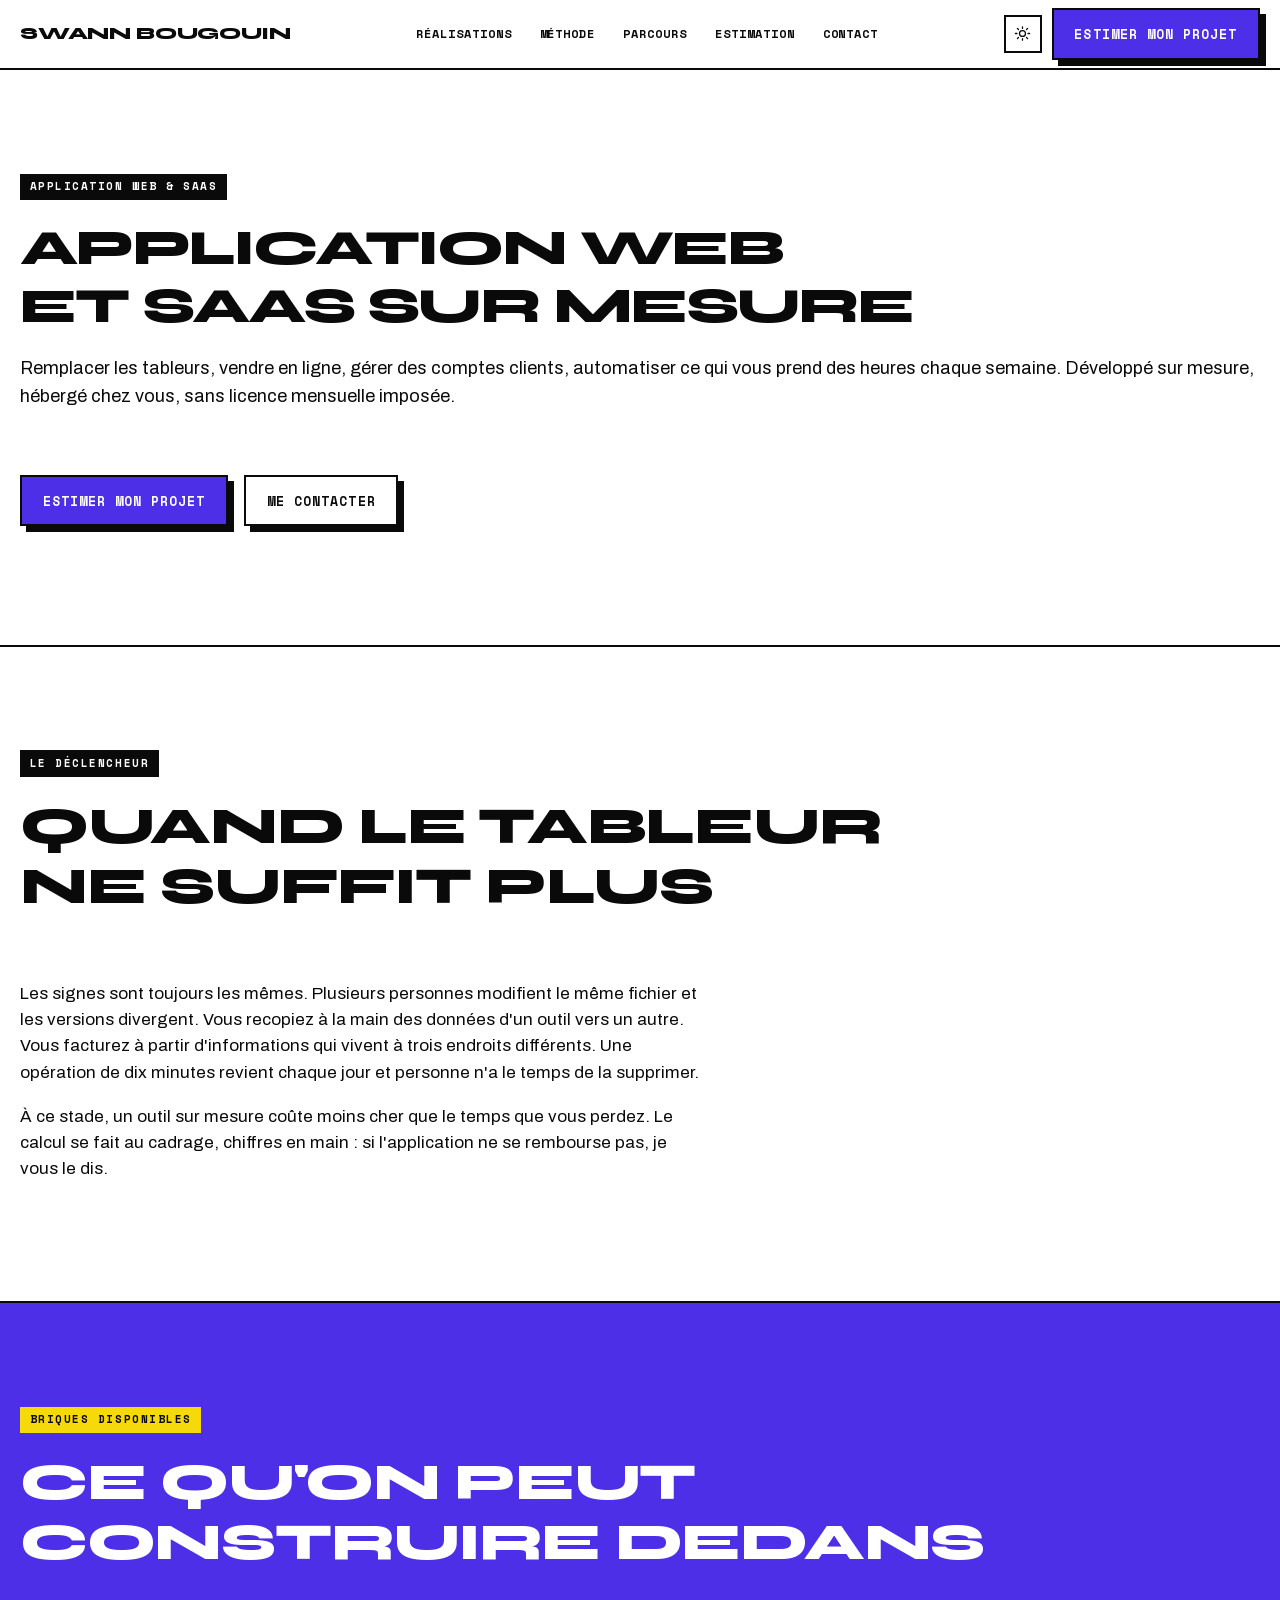
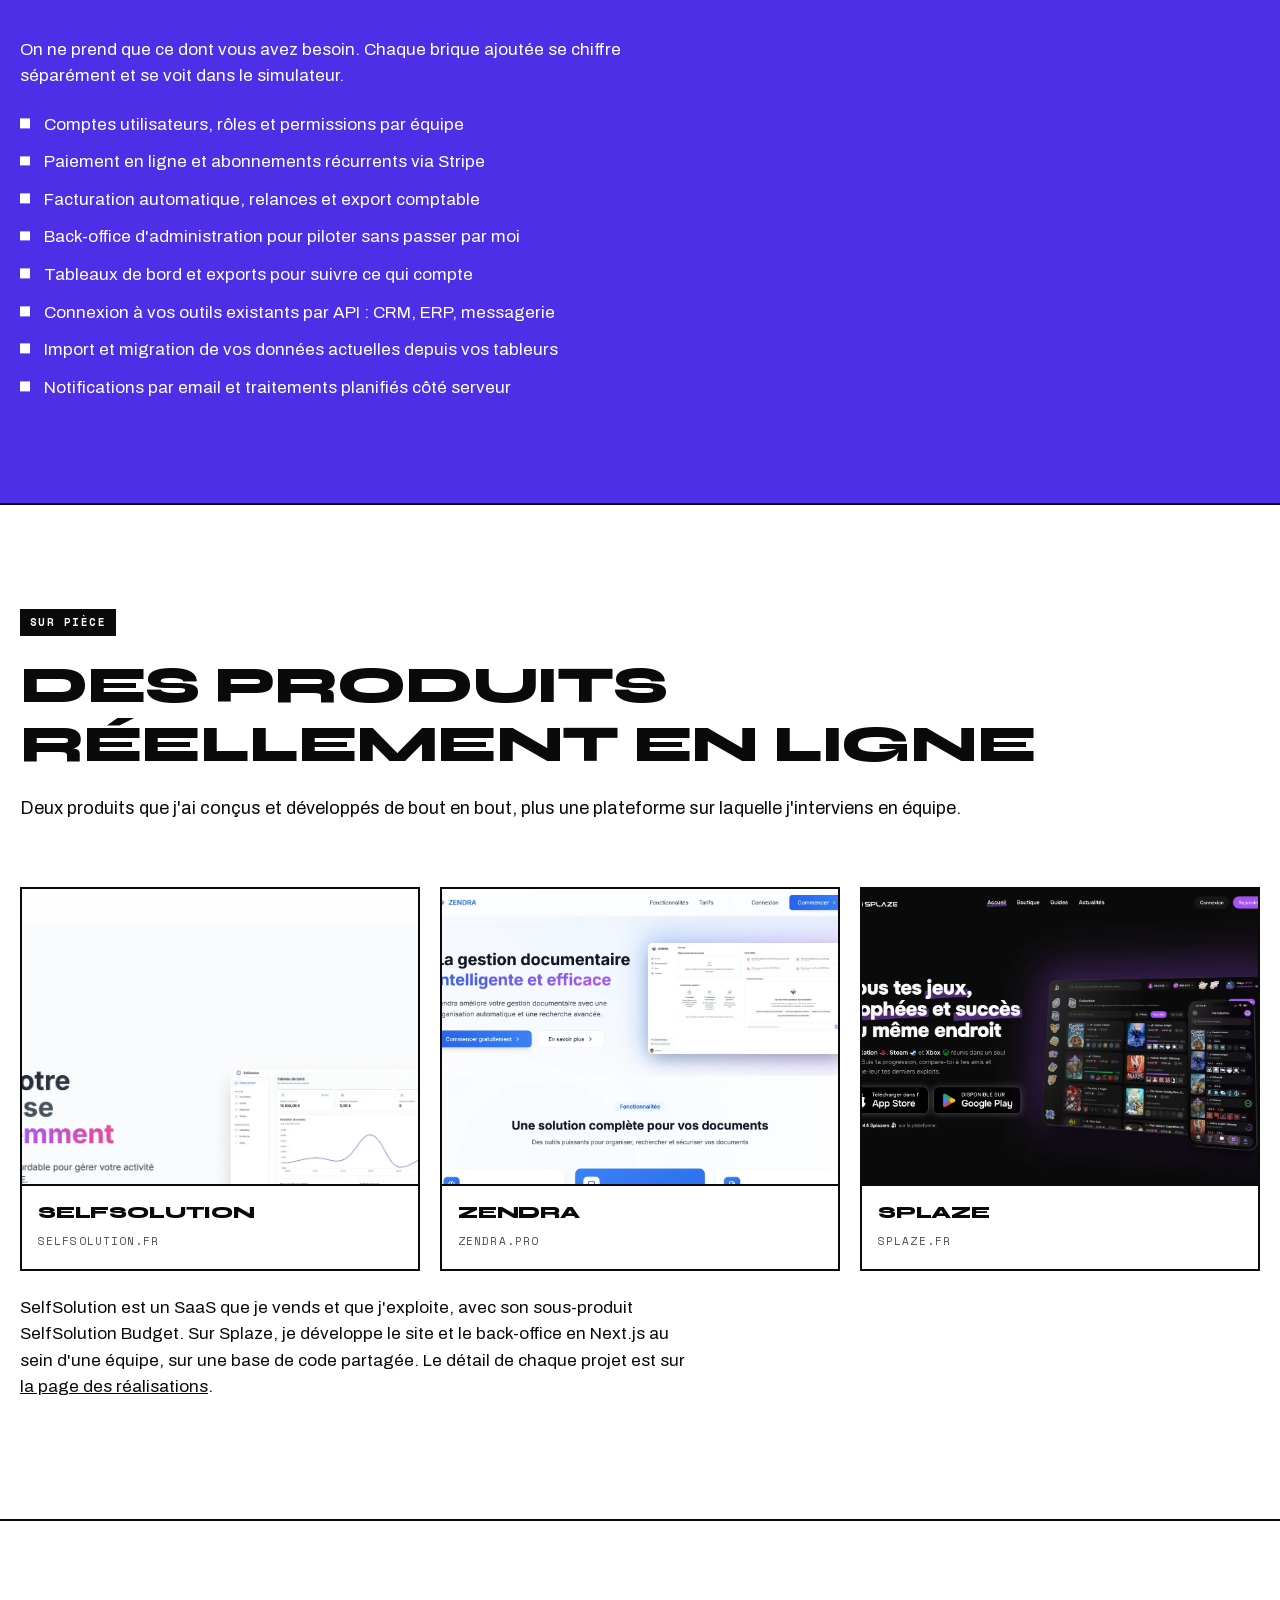
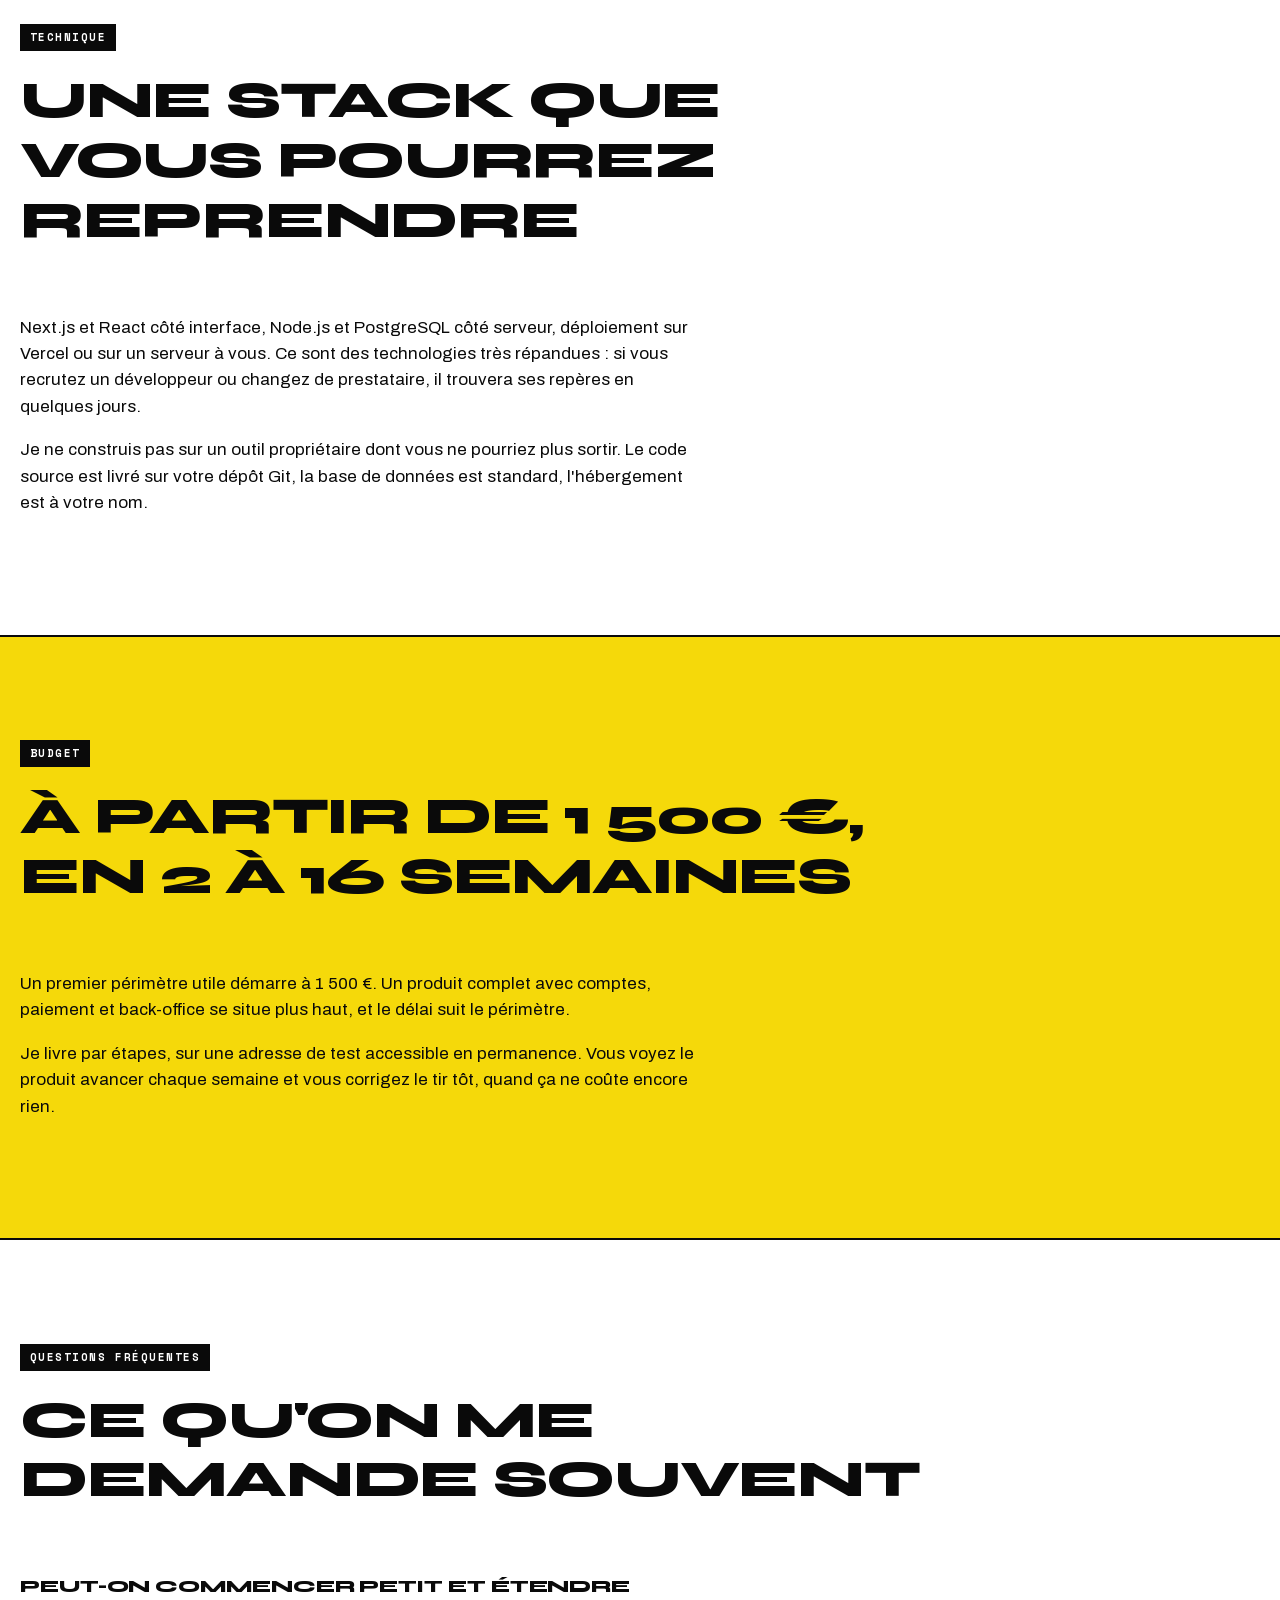
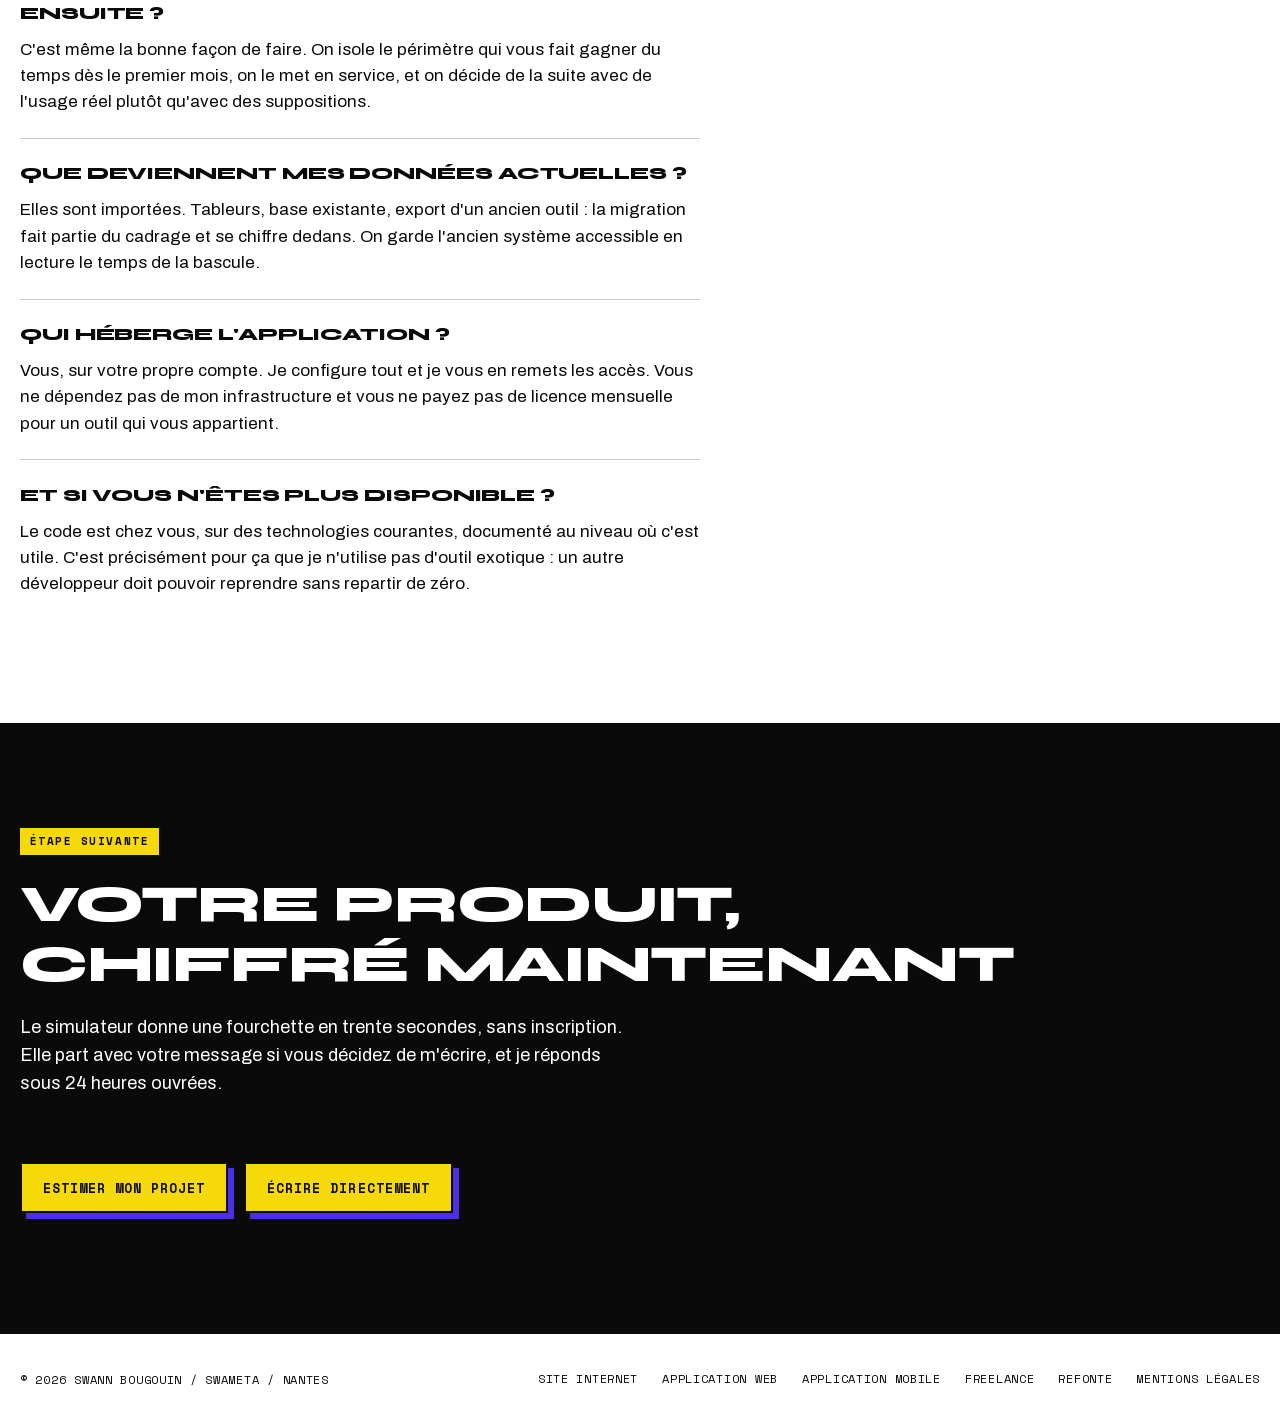
<file: creation-application-web-saas.html>
<!DOCTYPE html>
<html lang="fr">
  <head>
<!-- Fichier genere par tools/build-pages.mjs : editez le script, pas ce fichier. -->
    <meta charset="UTF-8" />
    <meta name="viewport" content="width=device-width, initial-scale=1" />
    <title>Création d'application web et SaaS sur mesure | Swann Bougouin</title>
    <meta name="description" content="Développement d'applications web et de produits SaaS sur mesure : comptes clients, paiement, back-office, automatisations. Développeur indépendant à Nantes." />
    <link rel="canonical" href="https://swannbougou.in/creation-application-web-saas.html" />
    <link rel="icon" href="assets/img/logo.png" />
    <link rel="apple-touch-icon" href="assets/img/apple-touch-icon.png" />
    <meta name="theme-color" content="#ffffff" media="(prefers-color-scheme: light)" />
    <meta name="theme-color" content="#0a0a0a" media="(prefers-color-scheme: dark)" />

    <meta property="og:type" content="website" />
    <meta property="og:locale" content="fr_FR" />
    <meta property="og:site_name" content="Swann Bougouin" />
    <meta property="og:title" content="Création d'application web et SaaS sur mesure | Swann Bougouin" />
    <meta property="og:description" content="Développement d'applications web et de produits SaaS sur mesure : comptes clients, paiement, back-office, automatisations. Développeur indépendant à Nantes." />
    <meta property="og:url" content="https://swannbougou.in/creation-application-web-saas.html" />
    <meta property="og:image" content="https://swannbougou.in/assets/img/cover.png" />
    <meta name="twitter:card" content="summary_large_image" />

    <script type="application/ld+json">
      {
        "@context": "https://schema.org",
        "@graph": [
          {
            "@type": "BreadcrumbList",
            "itemListElement": [
              { "@type": "ListItem", "position": 1, "name": "Accueil", "item": "https://swannbougou.in/" },
              { "@type": "ListItem", "position": 2, "name": "Création d'application web et SaaS", "item": "https://swannbougou.in/creation-application-web-saas.html" }
            ]
          },
          {
            "@type": "Service",
            "name": "Développement d'application web et SaaS",
            "description": "Développement d'applications web et de produits SaaS sur mesure : comptes clients, paiement, back-office, automatisations. Développeur indépendant à Nantes.",
            "serviceType": "Développement d'application web",
            "url": "https://swannbougou.in/creation-application-web-saas.html",
            "areaServed": ["France"],
            "provider": {
              "@type": "ProfessionalService",
              "name": "Swameta",
              "alternateName": "Swann Bougouin",
              "url": "https://swannbougou.in/",
              "email": "contact@swameta.fr",
              "telephone": "+33602221182",
              "address": { "@type": "PostalAddress", "addressLocality": "Nantes", "addressCountry": "FR" }
            }
          }
        ]
      }
    </script>

    <script>
      // Applique le theme avant le premier rendu pour eviter le flash.
      (function () {
        try {
          var t = localStorage.getItem("theme");
          if (t === "light" || t === "dark")
            document.documentElement.setAttribute("data-theme", t);
        } catch (e) {}
      })();
    </script>

    <link rel="preload" as="font" type="font/woff2"
      href="assets/fonts/web/syne-400_800.woff2" crossorigin />
    <link rel="preload" as="font" type="font/woff2"
      href="assets/fonts/web/archivo-400_700.woff2" crossorigin />
    <link rel="stylesheet" href="assets/css/style.css" />

    <!-- Mesure d'audience sans cookie : ni cookie, ni stockage local ou de
         session. L'identifiant est reconstruit cote serveur par un hachage
         irreversible dont la cle change chaque jour. Heberge dans l'UE. -->
    <script>
      !function(t,e){var o,n,p,r;e.__SV||(window.posthog=e,e._i=[],e.init=function(i,s,a){function g(t,e){var o=e.split(".");2==o.length&&(t=t[o[0]],e=o[1]),t[e]=function(){t.push([e].concat(Array.prototype.slice.call(arguments,0)))}}(p=t.createElement("script")).type="text/javascript",p.crossOrigin="anonymous",p.async=!0,p.src=s.api_host.replace(".i.posthog.com","-assets.i.posthog.com")+"/static/array.js",(r=t.getElementsByTagName("script")[0]).parentNode.insertBefore(p,r);var u=e;for(void 0!==a?u=e[a]=[]:a="posthog",u.people=u.people||[],u.toString=function(t){var e="posthog";return"posthog"!==a&&(e+="."+a),t||(e+=" (stub)"),e},u.people.toString=function(){return u.toString(1)+".people (stub)"},o="init capture register register_once register_for_session unregister unregister_for_session getFeatureFlag getFeatureFlagResult isFeatureEnabled reloadFeatureFlags updateEarlyAccessFeatureEnrollment getEarlyAccessFeatures on onFeatureFlags onSessionId getSurveys getActiveMatchingSurveys renderSurvey canRenderSurvey getNextSurveyStep identify setPersonProperties group resetGroups setPersonPropertiesForFlags resetPersonPropertiesForFlags setGroupPropertiesForFlags resetGroupPropertiesForFlags reset get_distinct_id getGroups get_session_id get_session_replay_url alias set_config startSessionRecording stopSessionRecording sessionRecordingStarted captureException loadToolbar get_property getSessionProperty createPersonProfile opt_in_capturing opt_out_capturing has_opted_in_capturing has_opted_out_capturing clear_opt_in_out_capturing debug".split(" "),n=0;n<o.length;n++)g(u,o[n]);e._i.push([i,s,a])},e.__SV=1)}(document,window.posthog||[]);
      posthog.init("phc_BXwB7J33LBWBARGmR7yYLdz7KM5iUtbV4jdddWYPj6Lb", {
        api_host: "https://eu.i.posthog.com",
        defaults: "2026-05-30",
        cookieless_mode: "always",
        capture_dead_clicks: false,
        capture_exceptions: false
      });
    </script>
  </head>

  <body id="top">
    <a href="#contenu" class="sr">Aller au contenu</a>

    <header class="nav" id="nav">
      <div class="nav-inner">
        <a class="brand" href="/">Swann Bougouin</a>

        <nav aria-label="Principale">
          <ul class="nav-links">
            <li><a href="/#travaux">Réalisations</a></li>
            <li><a href="/#methode">Méthode</a></li>
            <li><a href="/#parcours">Parcours</a></li>
            <li><a href="/#estimation">Estimation</a></li>
            <li><a href="/#contact">Contact</a></li>
          </ul>
        </nav>

        <div class="nav-tools">
          <button class="icon-btn theme-toggle" id="theme-toggle" type="button" aria-label="Changer de thème">
            <svg class="sun" viewBox="0 0 24 24" fill="none" stroke="currentColor" stroke-width="1.8" stroke-linecap="round" aria-hidden="true">
              <circle cx="12" cy="12" r="4.2" />
              <path d="M12 2.6v2.2M12 19.2v2.2M4.2 12H2M22 12h-2.2M6.3 6.3 4.8 4.8M19.2 19.2l-1.5-1.5M17.7 6.3l1.5-1.5M4.8 19.2l1.5-1.5" />
            </svg>
            <svg class="moon" viewBox="0 0 24 24" fill="none" stroke="currentColor" stroke-width="1.8" stroke-linecap="round" stroke-linejoin="round" aria-hidden="true">
              <path d="M20.5 14.3A8.5 8.5 0 1 1 9.7 3.5a6.8 6.8 0 0 0 10.8 10.8Z" />
            </svg>
          </button>
          <a class="btn btn-solid" href="/#estimation">Estimer mon projet</a>
        </div>
      </div>
    </header>

    <main id="contenu">
      <section class="band">
        <div class="shell svc">
          <div class="head" data-reveal>
            <span class="kicker">Application web & SaaS</span>
            <h1>Application web <br class='br-lg' />et SaaS sur mesure</h1>
            <p class="lede">Remplacer les tableurs, vendre en ligne, gérer des comptes clients, automatiser ce qui vous prend des heures chaque semaine. Développé sur mesure, hébergé chez vous, sans licence mensuelle imposée.</p>
          </div>
          <p class="legal-back" data-reveal>
            <a class="btn btn-solid" href="/#estimation">Estimer mon projet</a>
            <a class="btn" href="/#contact">Me contacter</a>
          </p>
        </div>
      </section>

      <section class="band">
        <div class="shell svc">
          <div class="head" data-reveal>
            <span class="kicker">Le déclencheur</span>
            <h2>Quand le tableur <br class='br-lg' />ne suffit plus</h2>
          </div>
          <div data-reveal>
            <p>
              Les signes sont toujours les mêmes. Plusieurs personnes modifient
              le même fichier et les versions divergent. Vous recopiez à la
              main des données d'un outil vers un autre. Vous facturez à partir
              d'informations qui vivent à trois endroits différents. Une
              opération de dix minutes revient chaque jour et personne n'a le
              temps de la supprimer.
            </p>
            <p>
              À ce stade, un outil sur mesure coûte moins cher que le temps que
              vous perdez. Le calcul se fait au cadrage, chiffres en main : si
              l'application ne se rembourse pas, je vous le dis.
            </p>
          </div>
        </div>
      </section>

      <section class="band on-violet">
        <div class="shell svc">
          <div class="head" data-reveal>
            <span class="kicker">Briques disponibles</span>
            <h2>Ce qu'on peut <br class='br-lg' />construire dedans</h2>
          </div>
          <div data-reveal>
            <p>
              On ne prend que ce dont vous avez besoin. Chaque brique ajoutée se
              chiffre séparément et se voit dans le simulateur.
            </p>
            <ul class="marks">
              <li>Comptes utilisateurs, rôles et permissions par équipe</li>
              <li>Paiement en ligne et abonnements récurrents via Stripe</li>
              <li>Facturation automatique, relances et export comptable</li>
              <li>Back-office d'administration pour piloter sans passer par moi</li>
              <li>Tableaux de bord et exports pour suivre ce qui compte</li>
              <li>Connexion à vos outils existants par API : CRM, ERP, messagerie</li>
              <li>Import et migration de vos données actuelles depuis vos tableurs</li>
              <li>Notifications par email et traitements planifiés côté serveur</li>
            </ul>
          </div>
        </div>
      </section>

      <section class="band">
        <div class="shell svc">
          <div class="head" data-reveal>
            <span class="kicker">Sur pièce</span>
            <h2>Des produits <br class='br-lg' />réellement en ligne</h2>
            <p class="lede">Deux produits que j'ai conçus et développés de bout en bout, plus une plateforme sur laquelle j'interviens en équipe.</p>
          </div>
          <div data-reveal>
            <div class="sites">
              <a class="site" href="https://selfsolution.fr/" target="_blank" rel="noopener">
                <img src="assets/img/selfsolution.webp" alt="Page d'accueil de SelfSolution" width="800" height="600" loading="lazy" decoding="async" />
                <div class="site-body"><strong>SelfSolution</strong><span>selfsolution.fr</span></div>
              </a>
              <a class="site" href="https://zendra.pro/" target="_blank" rel="noopener">
                <img src="assets/img/zendra.webp" alt="Page d'accueil de Zendra" width="800" height="600" loading="lazy" decoding="async" />
                <div class="site-body"><strong>Zendra</strong><span>zendra.pro</span></div>
              </a>
              <a class="site" href="https://splaze.fr/" target="_blank" rel="noopener">
                <img src="assets/img/splaze.webp" alt="Page d'accueil de Splaze" width="800" height="600" loading="lazy" decoding="async" />
                <div class="site-body"><strong>Splaze</strong><span>splaze.fr</span></div>
              </a>
            </div>
            <p style="margin-top:1.5rem">
              SelfSolution est un SaaS que je vends et que j'exploite, avec son
              sous-produit SelfSolution Budget. Sur Splaze, je développe le site
              et le back-office en Next.js au sein d'une équipe, sur une base de
              code partagée. Le détail de chaque projet est sur
              <a href="/#travaux">la page des réalisations</a>.
            </p>
          </div>
        </div>
      </section>

      <section class="band">
        <div class="shell svc">
          <div class="head" data-reveal>
            <span class="kicker">Technique</span>
            <h2>Une stack que <br class='br-lg' />vous pourrez reprendre</h2>
          </div>
          <div data-reveal>
            <p>
              Next.js et React côté interface, Node.js et PostgreSQL côté
              serveur, déploiement sur Vercel ou sur un serveur à vous. Ce sont
              des technologies très répandues : si vous recrutez un développeur
              ou changez de prestataire, il trouvera ses repères en quelques
              jours.
            </p>
            <p>
              Je ne construis pas sur un outil propriétaire dont vous ne pourriez
              plus sortir. Le code source est livré sur votre dépôt Git, la base
              de données est standard, l'hébergement est à votre nom.
            </p>
          </div>
        </div>
      </section>

      <section class="band on-jaune">
        <div class="shell svc">
          <div class="head" data-reveal>
            <span class="kicker">Budget</span>
            <h2>À partir de 1 500 €, <br class='br-lg' />en 2 à 16 semaines</h2>
          </div>
          <div data-reveal>
            <p>
              Un premier périmètre utile démarre à 1 500 €. Un produit complet
              avec comptes, paiement et back-office se situe plus haut, et le
              délai suit le périmètre.
            </p>
            <p>
              Je livre par étapes, sur une adresse de test accessible en
              permanence. Vous voyez le produit avancer chaque semaine et vous
              corrigez le tir tôt, quand ça ne coûte encore rien.
            </p>
          </div>
        </div>
      </section>

      <section class="band">
        <div class="shell svc">
          <div class="head" data-reveal>
            <span class="kicker">Questions fréquentes</span>
            <h2>Ce qu'on me <br class='br-lg' />demande souvent</h2>
          </div>
          <div data-reveal>
            <dl class="faq">
              <div><dt>Peut-on commencer petit et étendre ensuite ?</dt><dd>C'est même la bonne façon de faire. On isole le périmètre qui vous fait gagner du temps dès le premier mois, on le met en service, et on décide de la suite avec de l'usage réel plutôt qu'avec des suppositions.</dd></div>
              <div><dt>Que deviennent mes données actuelles ?</dt><dd>Elles sont importées. Tableurs, base existante, export d'un ancien outil : la migration fait partie du cadrage et se chiffre dedans. On garde l'ancien système accessible en lecture le temps de la bascule.</dd></div>
              <div><dt>Qui héberge l'application ?</dt><dd>Vous, sur votre propre compte. Je configure tout et je vous en remets les accès. Vous ne dépendez pas de mon infrastructure et vous ne payez pas de licence mensuelle pour un outil qui vous appartient.</dd></div>
              <div><dt>Et si vous n'êtes plus disponible ?</dt><dd>Le code est chez vous, sur des technologies courantes, documenté au niveau où c'est utile. C'est précisément pour ça que je n'utilise pas d'outil exotique : un autre développeur doit pouvoir reprendre sans repartir de zéro.</dd></div>
            </dl>
          </div>
        </div>
      </section>

      <section class="band on-ink">
        <div class="shell">
          <div class="head" data-reveal>
            <span class="kicker">Étape suivante</span>
            <h2>Votre produit, <br class='br-lg' />chiffré maintenant</h2>
            <p class="lede">
              Le simulateur donne une fourchette en trente secondes, sans
              inscription. Elle part avec votre message si vous décidez de
              m'écrire, et je réponds sous 24 heures ouvrées.
            </p>
          </div>
          <p class="legal-back">
            <a class="btn btn-solid" href="/#estimation">Estimer mon projet</a>
            <a class="btn" href="/#contact">Écrire directement</a>
          </p>
        </div>
      </section>
    </main>

    <footer class="foot">
      <div class="shell foot-inner">
        <span>&copy; <span id="year">2026</span> Swann Bougouin / Swameta / Nantes</span>
        <nav aria-label="Pied de page">
          <a href="/creation-site-internet-nantes.html">Site internet</a>
          <a href="/creation-application-web-saas.html">Application web</a>
          <a href="/developpeur-application-mobile.html">Application mobile</a>
          <a href="/developpeur-web-freelance-nantes.html">Freelance</a>
          <a href="/refonte-site-internet.html">Refonte</a>
          <a href="/mentions-legales.html">Mentions légales</a>
        </nav>
      </div>
    </footer>

    <script src="assets/js/app.js" defer></script>
  </body>
</html>
</file>
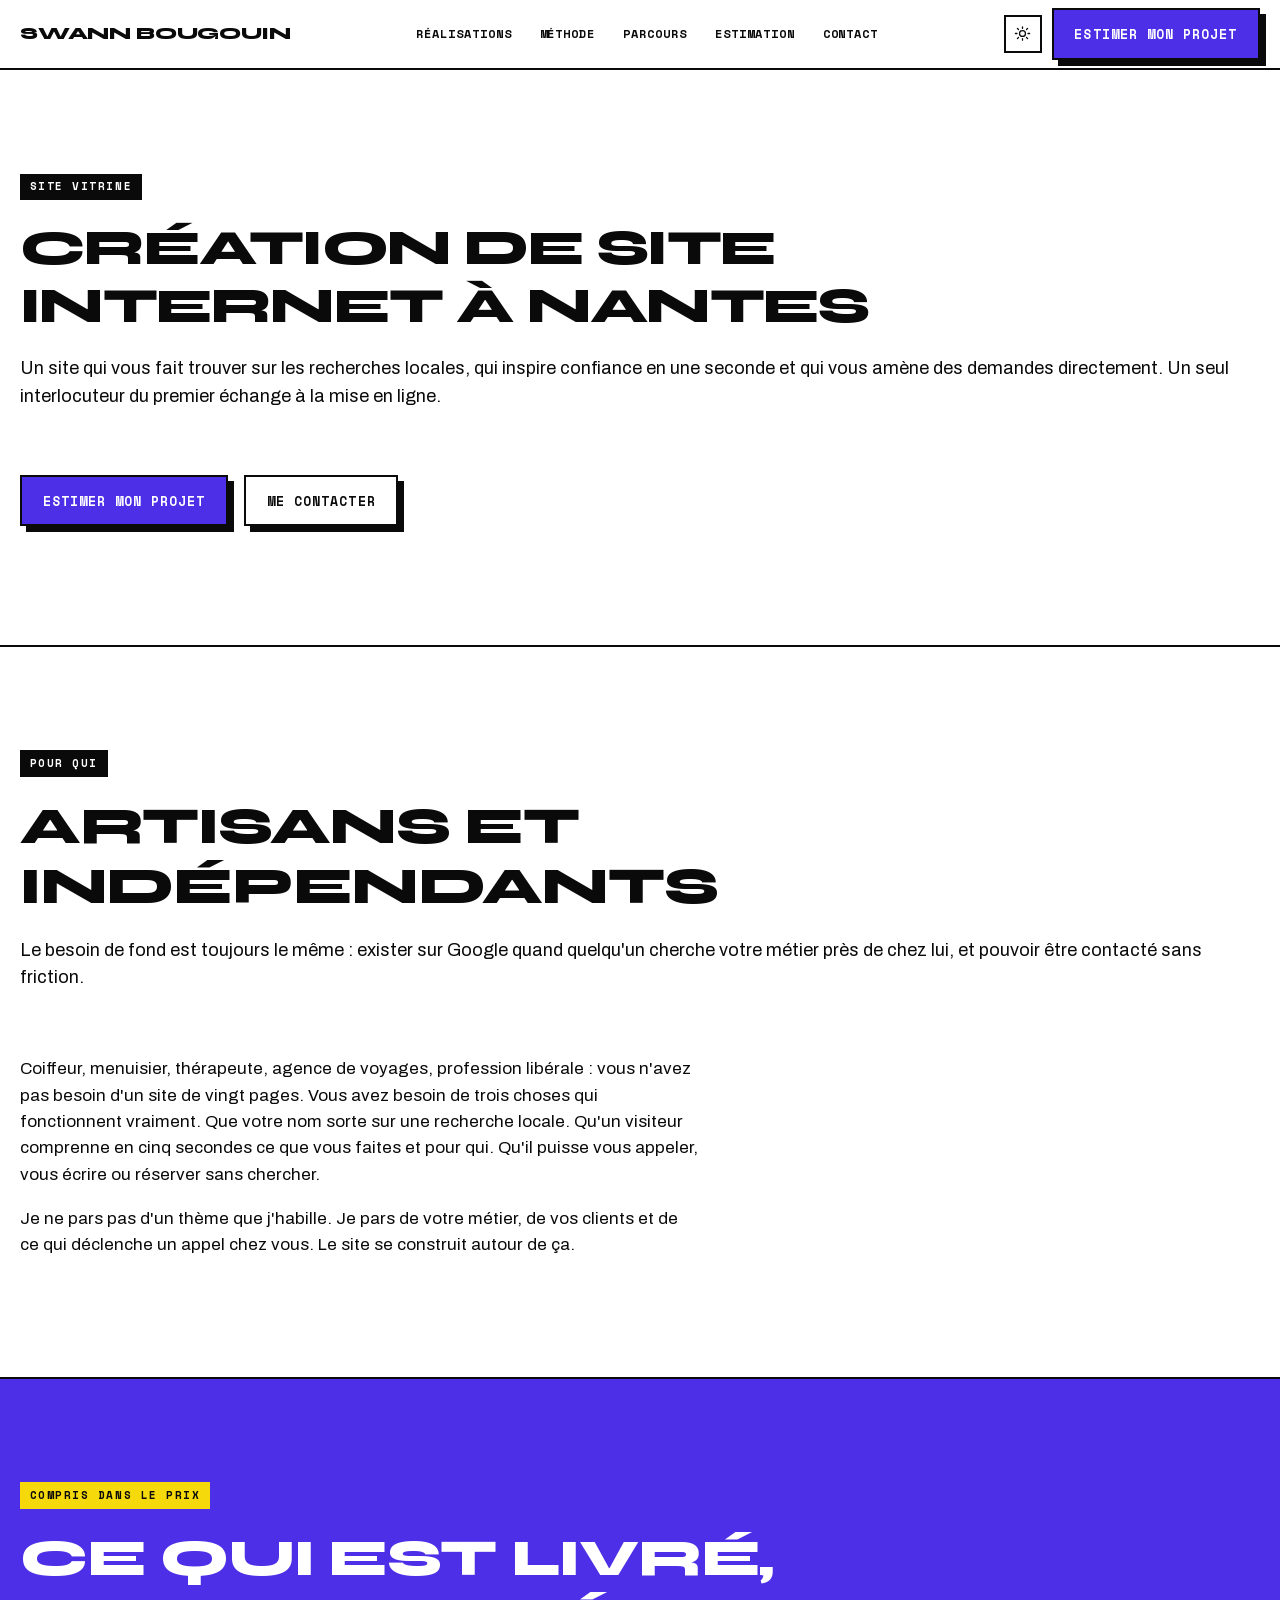
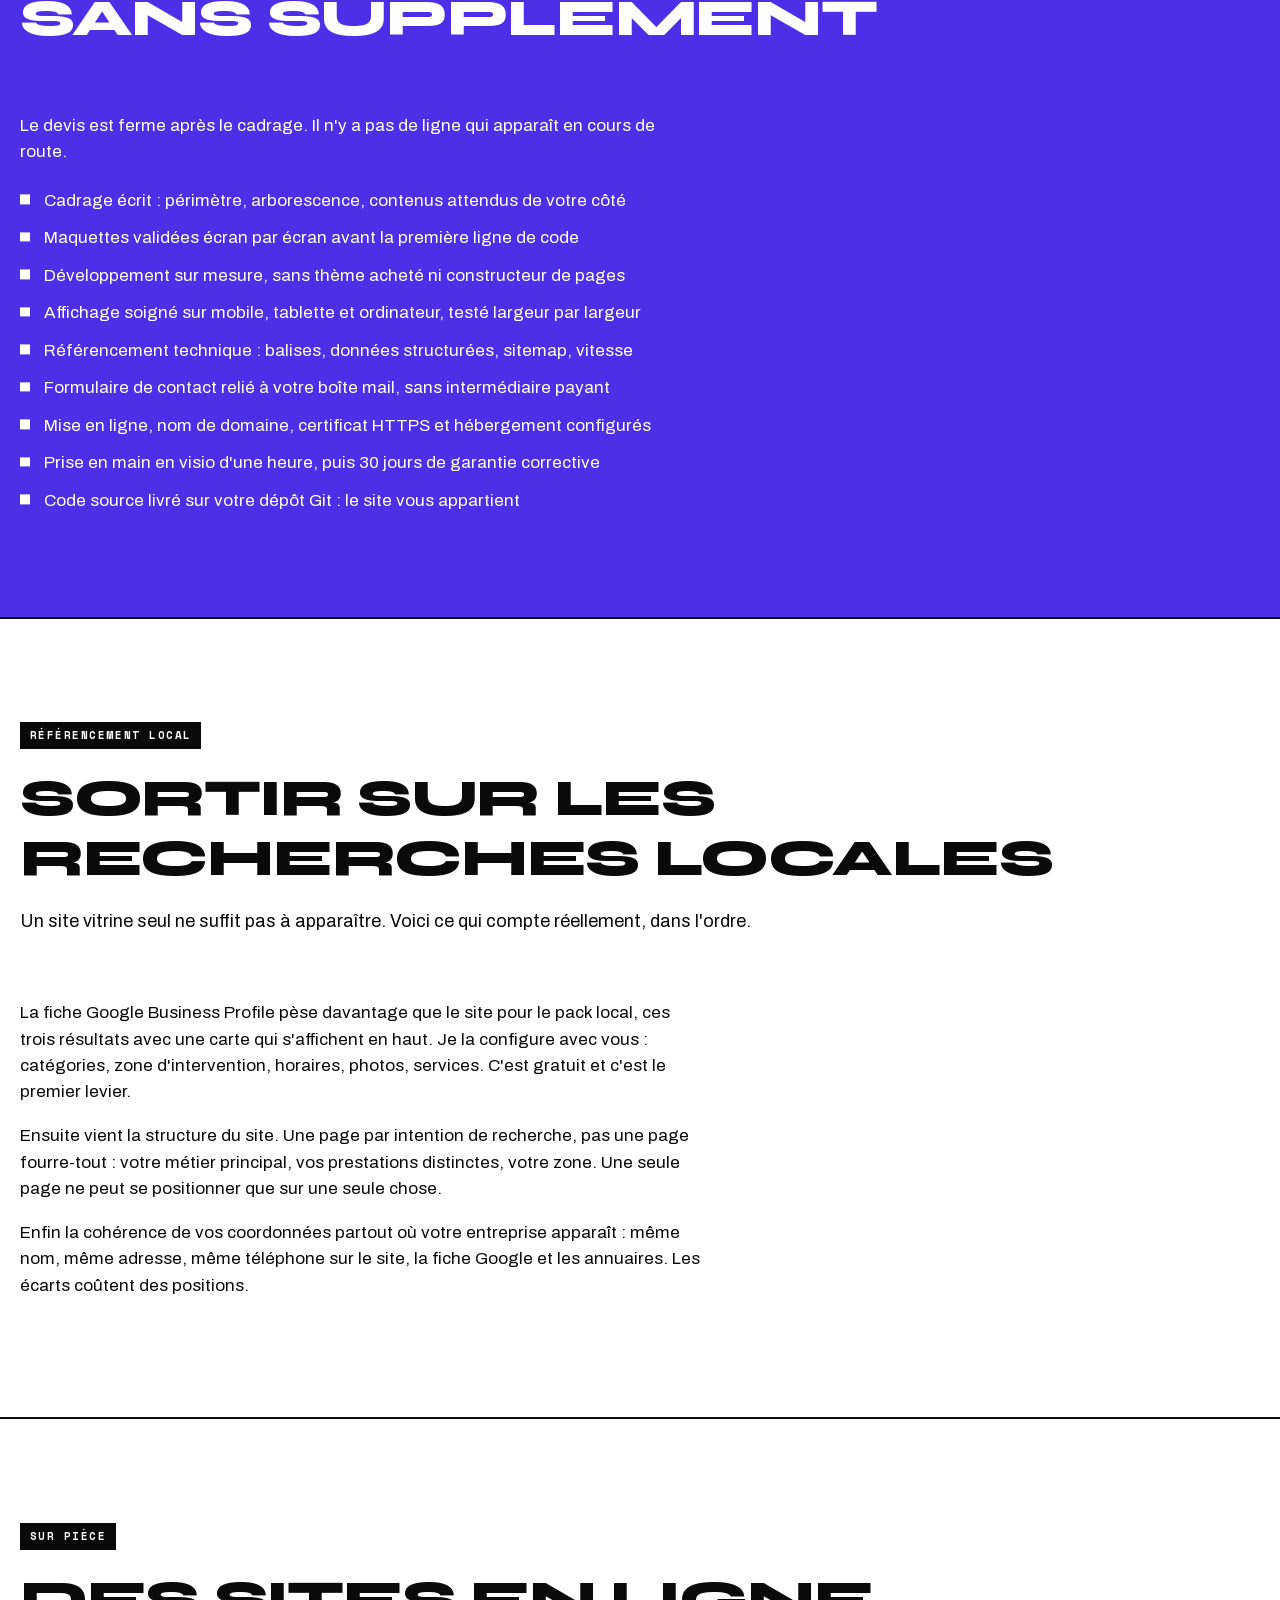
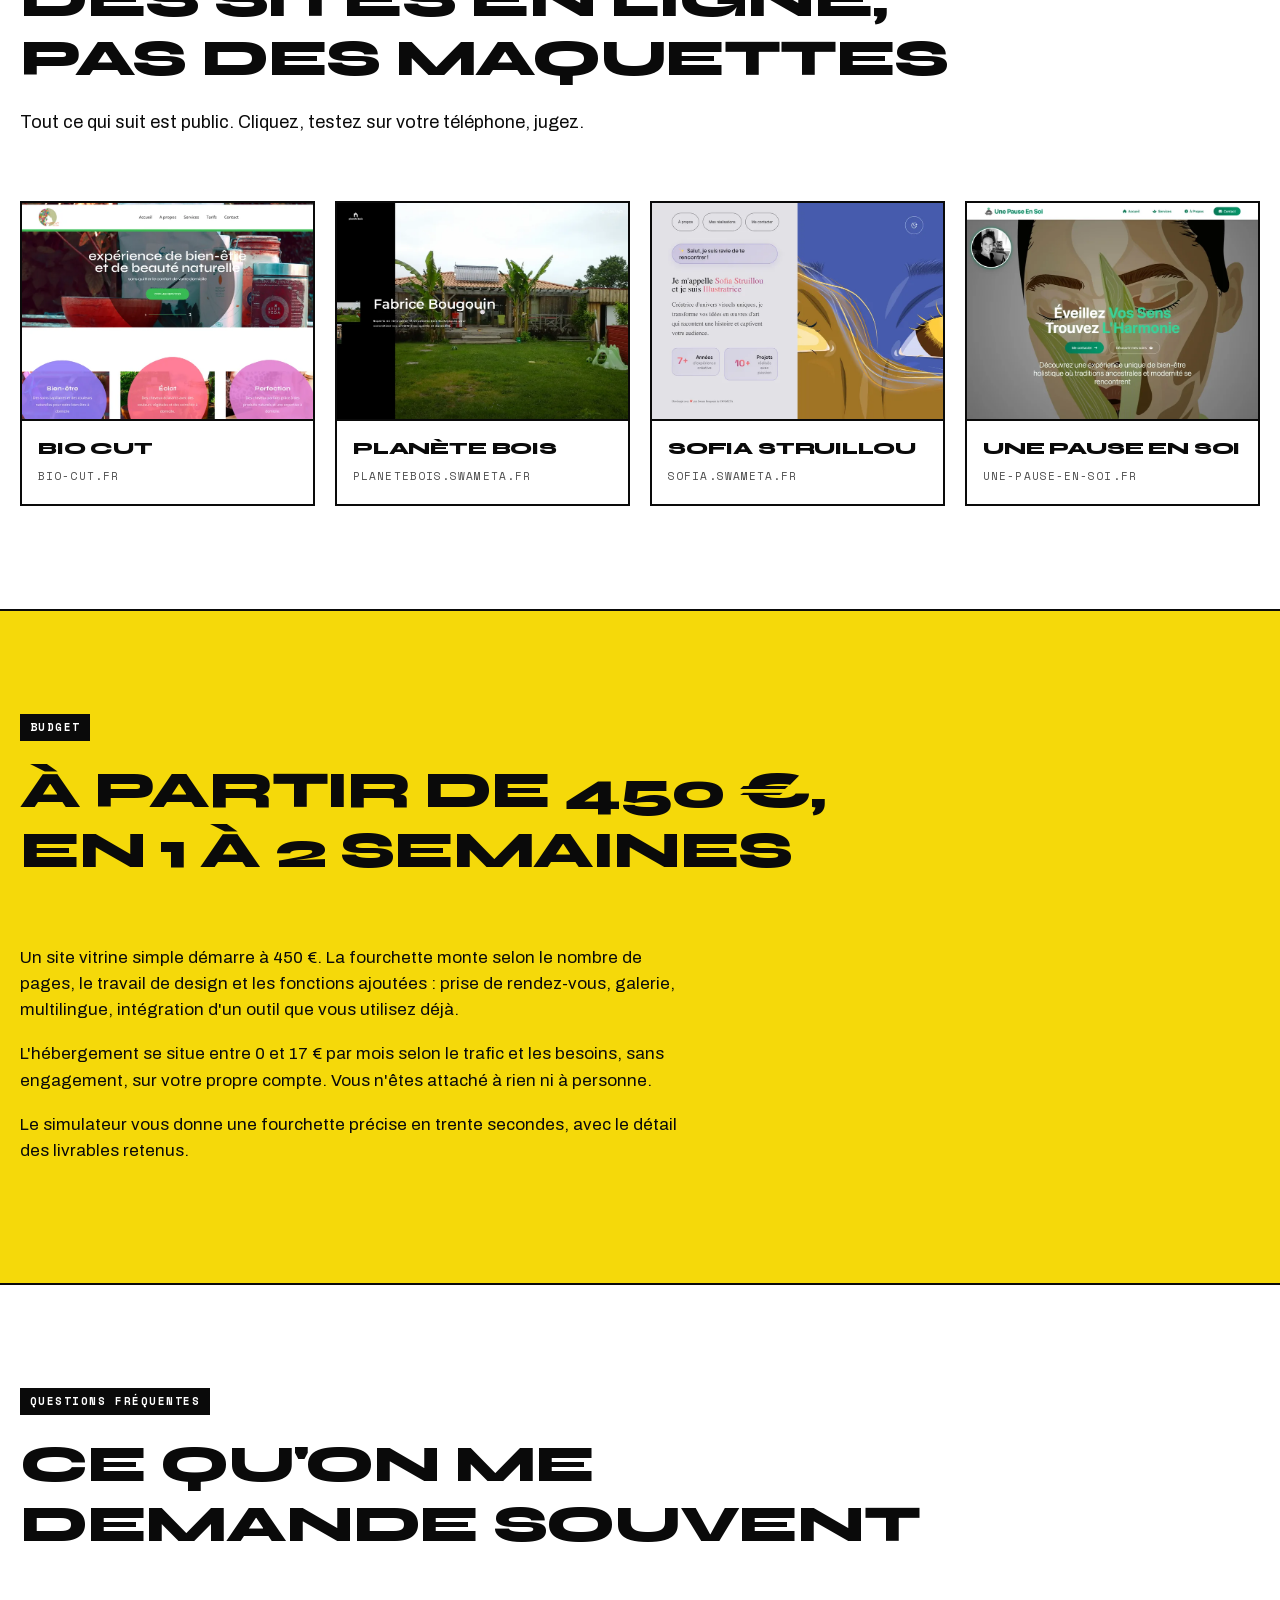
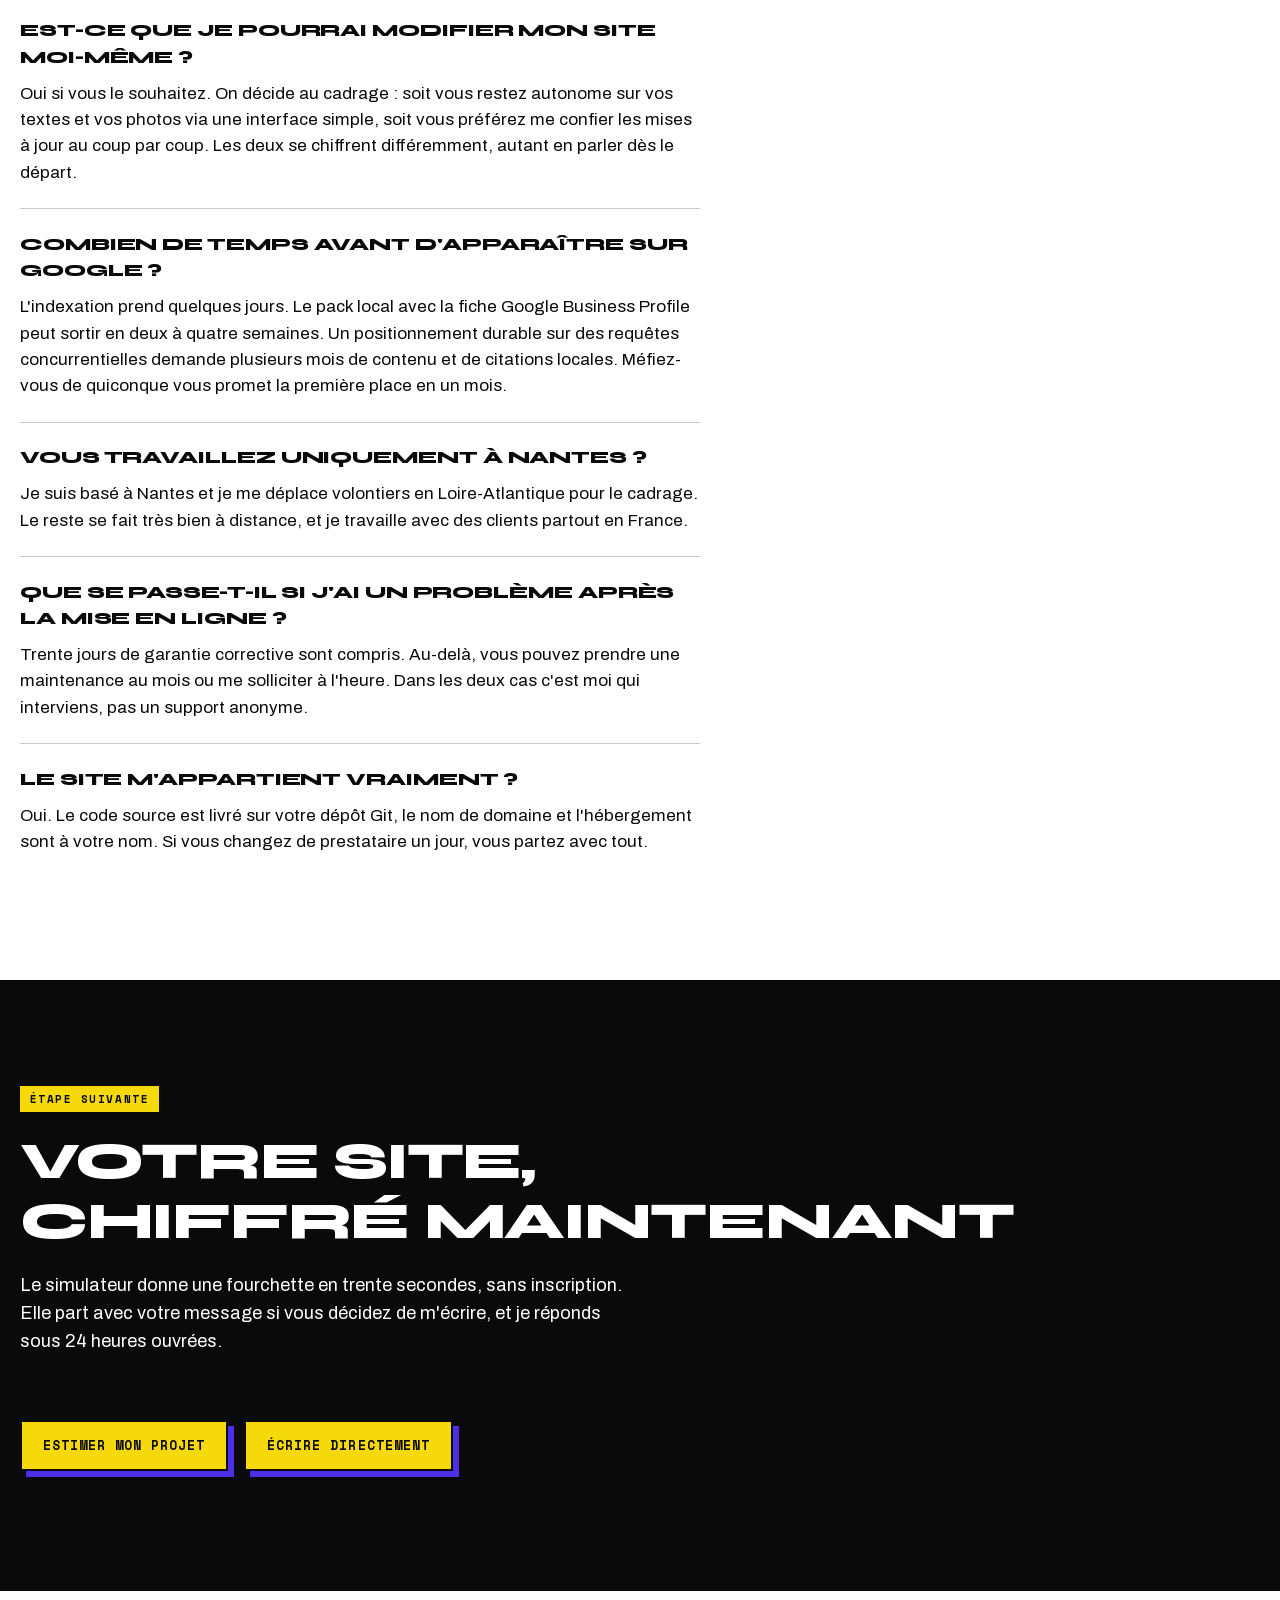
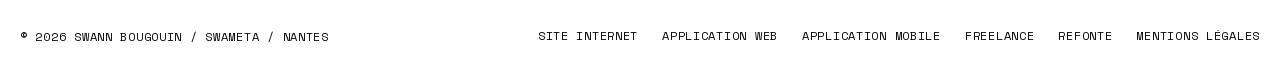
<file: creation-site-internet-nantes.html>
<!DOCTYPE html>
<html lang="fr">
  <head>
<!-- Fichier genere par tools/build-pages.mjs : editez le script, pas ce fichier. -->
    <meta charset="UTF-8" />
    <meta name="viewport" content="width=device-width, initial-scale=1" />
    <title>Création de site internet à Nantes | Swann Bougouin</title>
    <meta name="description" content="Création de site vitrine à Nantes par un développeur indépendant : cadrage, design, développement, référencement local et mise en ligne. Dès 450 €." />
    <link rel="canonical" href="https://swannbougou.in/creation-site-internet-nantes.html" />
    <link rel="icon" href="assets/img/logo.png" />
    <link rel="apple-touch-icon" href="assets/img/apple-touch-icon.png" />
    <meta name="theme-color" content="#ffffff" media="(prefers-color-scheme: light)" />
    <meta name="theme-color" content="#0a0a0a" media="(prefers-color-scheme: dark)" />

    <meta property="og:type" content="website" />
    <meta property="og:locale" content="fr_FR" />
    <meta property="og:site_name" content="Swann Bougouin" />
    <meta property="og:title" content="Création de site internet à Nantes | Swann Bougouin" />
    <meta property="og:description" content="Création de site vitrine à Nantes par un développeur indépendant : cadrage, design, développement, référencement local et mise en ligne. Dès 450 €." />
    <meta property="og:url" content="https://swannbougou.in/creation-site-internet-nantes.html" />
    <meta property="og:image" content="https://swannbougou.in/assets/img/cover.png" />
    <meta name="twitter:card" content="summary_large_image" />

    <script type="application/ld+json">
      {
        "@context": "https://schema.org",
        "@graph": [
          {
            "@type": "BreadcrumbList",
            "itemListElement": [
              { "@type": "ListItem", "position": 1, "name": "Accueil", "item": "https://swannbougou.in/" },
              { "@type": "ListItem", "position": 2, "name": "Création de site internet à Nantes", "item": "https://swannbougou.in/creation-site-internet-nantes.html" }
            ]
          },
          {
            "@type": "Service",
            "name": "Création de site internet",
            "description": "Création de site vitrine à Nantes par un développeur indépendant : cadrage, design, développement, référencement local et mise en ligne. Dès 450 €.",
            "serviceType": "Création de site vitrine",
            "url": "https://swannbougou.in/creation-site-internet-nantes.html",
            "areaServed": ["Nantes","Loire-Atlantique","France"],
            "provider": {
              "@type": "ProfessionalService",
              "name": "Swameta",
              "alternateName": "Swann Bougouin",
              "url": "https://swannbougou.in/",
              "email": "contact@swameta.fr",
              "telephone": "+33602221182",
              "address": { "@type": "PostalAddress", "addressLocality": "Nantes", "addressCountry": "FR" }
            }
          }
        ]
      }
    </script>

    <script>
      // Applique le theme avant le premier rendu pour eviter le flash.
      (function () {
        try {
          var t = localStorage.getItem("theme");
          if (t === "light" || t === "dark")
            document.documentElement.setAttribute("data-theme", t);
        } catch (e) {}
      })();
    </script>

    <link rel="preload" as="font" type="font/woff2"
      href="assets/fonts/web/syne-400_800.woff2" crossorigin />
    <link rel="preload" as="font" type="font/woff2"
      href="assets/fonts/web/archivo-400_700.woff2" crossorigin />
    <link rel="stylesheet" href="assets/css/style.css" />

    <!-- Mesure d'audience sans cookie : ni cookie, ni stockage local ou de
         session. L'identifiant est reconstruit cote serveur par un hachage
         irreversible dont la cle change chaque jour. Heberge dans l'UE. -->
    <script>
      !function(t,e){var o,n,p,r;e.__SV||(window.posthog=e,e._i=[],e.init=function(i,s,a){function g(t,e){var o=e.split(".");2==o.length&&(t=t[o[0]],e=o[1]),t[e]=function(){t.push([e].concat(Array.prototype.slice.call(arguments,0)))}}(p=t.createElement("script")).type="text/javascript",p.crossOrigin="anonymous",p.async=!0,p.src=s.api_host.replace(".i.posthog.com","-assets.i.posthog.com")+"/static/array.js",(r=t.getElementsByTagName("script")[0]).parentNode.insertBefore(p,r);var u=e;for(void 0!==a?u=e[a]=[]:a="posthog",u.people=u.people||[],u.toString=function(t){var e="posthog";return"posthog"!==a&&(e+="."+a),t||(e+=" (stub)"),e},u.people.toString=function(){return u.toString(1)+".people (stub)"},o="init capture register register_once register_for_session unregister unregister_for_session getFeatureFlag getFeatureFlagResult isFeatureEnabled reloadFeatureFlags updateEarlyAccessFeatureEnrollment getEarlyAccessFeatures on onFeatureFlags onSessionId getSurveys getActiveMatchingSurveys renderSurvey canRenderSurvey getNextSurveyStep identify setPersonProperties group resetGroups setPersonPropertiesForFlags resetPersonPropertiesForFlags setGroupPropertiesForFlags resetGroupPropertiesForFlags reset get_distinct_id getGroups get_session_id get_session_replay_url alias set_config startSessionRecording stopSessionRecording sessionRecordingStarted captureException loadToolbar get_property getSessionProperty createPersonProfile opt_in_capturing opt_out_capturing has_opted_in_capturing has_opted_out_capturing clear_opt_in_out_capturing debug".split(" "),n=0;n<o.length;n++)g(u,o[n]);e._i.push([i,s,a])},e.__SV=1)}(document,window.posthog||[]);
      posthog.init("phc_BXwB7J33LBWBARGmR7yYLdz7KM5iUtbV4jdddWYPj6Lb", {
        api_host: "https://eu.i.posthog.com",
        defaults: "2026-05-30",
        cookieless_mode: "always",
        capture_dead_clicks: false,
        capture_exceptions: false
      });
    </script>
  </head>

  <body id="top">
    <a href="#contenu" class="sr">Aller au contenu</a>

    <header class="nav" id="nav">
      <div class="nav-inner">
        <a class="brand" href="/">Swann Bougouin</a>

        <nav aria-label="Principale">
          <ul class="nav-links">
            <li><a href="/#travaux">Réalisations</a></li>
            <li><a href="/#methode">Méthode</a></li>
            <li><a href="/#parcours">Parcours</a></li>
            <li><a href="/#estimation">Estimation</a></li>
            <li><a href="/#contact">Contact</a></li>
          </ul>
        </nav>

        <div class="nav-tools">
          <button class="icon-btn theme-toggle" id="theme-toggle" type="button" aria-label="Changer de thème">
            <svg class="sun" viewBox="0 0 24 24" fill="none" stroke="currentColor" stroke-width="1.8" stroke-linecap="round" aria-hidden="true">
              <circle cx="12" cy="12" r="4.2" />
              <path d="M12 2.6v2.2M12 19.2v2.2M4.2 12H2M22 12h-2.2M6.3 6.3 4.8 4.8M19.2 19.2l-1.5-1.5M17.7 6.3l1.5-1.5M4.8 19.2l1.5-1.5" />
            </svg>
            <svg class="moon" viewBox="0 0 24 24" fill="none" stroke="currentColor" stroke-width="1.8" stroke-linecap="round" stroke-linejoin="round" aria-hidden="true">
              <path d="M20.5 14.3A8.5 8.5 0 1 1 9.7 3.5a6.8 6.8 0 0 0 10.8 10.8Z" />
            </svg>
          </button>
          <a class="btn btn-solid" href="/#estimation">Estimer mon projet</a>
        </div>
      </div>
    </header>

    <main id="contenu">
      <section class="band">
        <div class="shell svc">
          <div class="head" data-reveal>
            <span class="kicker">Site vitrine</span>
            <h1>Création de site <br class='br-lg' />internet à Nantes</h1>
            <p class="lede">Un site qui vous fait trouver sur les recherches locales, qui inspire confiance en une seconde et qui vous amène des demandes directement. Un seul interlocuteur du premier échange à la mise en ligne.</p>
          </div>
          <p class="legal-back" data-reveal>
            <a class="btn btn-solid" href="/#estimation">Estimer mon projet</a>
            <a class="btn" href="/#contact">Me contacter</a>
          </p>
        </div>
      </section>

      <section class="band">
        <div class="shell svc">
          <div class="head" data-reveal>
            <span class="kicker">Pour qui</span>
            <h2>Artisans et <br class='br-lg' />indépendants</h2>
            <p class="lede">Le besoin de fond est toujours le même : exister sur Google quand quelqu'un cherche votre métier près de chez lui, et pouvoir être contacté sans friction.</p>
          </div>
          <div data-reveal>
            <p>
              Coiffeur, menuisier, thérapeute, agence de voyages, profession
              libérale : vous n'avez pas besoin d'un site de vingt pages. Vous
              avez besoin de trois choses qui fonctionnent vraiment. Que votre
              nom sorte sur une recherche locale. Qu'un visiteur comprenne en
              cinq secondes ce que vous faites et pour qui. Qu'il puisse vous
              appeler, vous écrire ou réserver sans chercher.
            </p>
            <p>
              Je ne pars pas d'un thème que j'habille. Je pars de votre métier,
              de vos clients et de ce qui déclenche un appel chez vous. Le site
              se construit autour de ça.
            </p>
          </div>
        </div>
      </section>

      <section class="band on-violet">
        <div class="shell svc">
          <div class="head" data-reveal>
            <span class="kicker">Compris dans le prix</span>
            <h2>Ce qui est livré, <br class='br-lg' />sans supplément</h2>
          </div>
          <div data-reveal>
            <p>
              Le devis est ferme après le cadrage. Il n'y a pas de ligne qui
              apparaît en cours de route.
            </p>
            <ul class="marks">
              <li>Cadrage écrit : périmètre, arborescence, contenus attendus de votre côté</li>
              <li>Maquettes validées écran par écran avant la première ligne de code</li>
              <li>Développement sur mesure, sans thème acheté ni constructeur de pages</li>
              <li>Affichage soigné sur mobile, tablette et ordinateur, testé largeur par largeur</li>
              <li>Référencement technique : balises, données structurées, sitemap, vitesse</li>
              <li>Formulaire de contact relié à votre boîte mail, sans intermédiaire payant</li>
              <li>Mise en ligne, nom de domaine, certificat HTTPS et hébergement configurés</li>
              <li>Prise en main en visio d'une heure, puis 30 jours de garantie corrective</li>
              <li>Code source livré sur votre dépôt Git : le site vous appartient</li>
            </ul>
          </div>
        </div>
      </section>

      <section class="band">
        <div class="shell svc">
          <div class="head" data-reveal>
            <span class="kicker">Référencement local</span>
            <h2>Sortir sur les <br class='br-lg' />recherches locales</h2>
            <p class="lede">Un site vitrine seul ne suffit pas à apparaître. Voici ce qui compte réellement, dans l'ordre.</p>
          </div>
          <div data-reveal>
            <p>
              La fiche Google Business Profile pèse davantage que le site pour
              le pack local, ces trois résultats avec une carte qui s'affichent
              en haut. Je la configure avec vous : catégories, zone
              d'intervention, horaires, photos, services. C'est gratuit et
              c'est le premier levier.
            </p>
            <p>
              Ensuite vient la structure du site. Une page par intention de
              recherche, pas une page fourre-tout : votre métier principal, vos
              prestations distinctes, votre zone. Une seule page ne peut se
              positionner que sur une seule chose.
            </p>
            <p>
              Enfin la cohérence de vos coordonnées partout où votre entreprise
              apparaît : même nom, même adresse, même téléphone sur le site, la
              fiche Google et les annuaires. Les écarts coûtent des positions.
            </p>
          </div>
        </div>
      </section>

      <section class="band">
        <div class="shell svc">
          <div class="head" data-reveal>
            <span class="kicker">Sur pièce</span>
            <h2>Des sites en ligne, <br class='br-lg' />pas des maquettes</h2>
            <p class="lede">Tout ce qui suit est public. Cliquez, testez sur votre téléphone, jugez.</p>
          </div>
          <div data-reveal>
            <div class="sites">
              <a class="site" href="https://bio-cut.fr/" target="_blank" rel="noopener">
                <img src="assets/img/biocut.webp" alt="Site vitrine Bio Cut" width="800" height="600" loading="lazy" decoding="async" />
                <div class="site-body"><strong>Bio Cut</strong><span>bio-cut.fr</span></div>
              </a>
              <a class="site" href="https://planetebois.swameta.fr/" target="_blank" rel="noopener">
                <img src="assets/img/planetebois.webp" alt="Site vitrine Planète Bois" width="800" height="600" loading="lazy" decoding="async" />
                <div class="site-body"><strong>Planète Bois</strong><span>planetebois.swameta.fr</span></div>
              </a>
              <a class="site" href="https://sofia.swameta.fr/" target="_blank" rel="noopener">
                <img src="assets/img/sofiastruillou.webp" alt="Site vitrine de Sofia Struillou" width="800" height="600" loading="lazy" decoding="async" />
                <div class="site-body"><strong>Sofia Struillou</strong><span>sofia.swameta.fr</span></div>
              </a>
              <a class="site" href="https://une-pause-en-soi.fr/" target="_blank" rel="noopener">
                <img src="assets/img/unepauseensoi.webp" alt="Site vitrine Une Pause En Soi" width="800" height="600" loading="lazy" decoding="async" />
                <div class="site-body"><strong>Une Pause En Soi</strong><span>une-pause-en-soi.fr</span></div>
              </a>
            </div>
          </div>
        </div>
      </section>

      <section class="band on-jaune">
        <div class="shell svc">
          <div class="head" data-reveal>
            <span class="kicker">Budget</span>
            <h2>À partir de 450 €, <br class='br-lg' />en 1 à 2 semaines</h2>
          </div>
          <div data-reveal>
            <p>
              Un site vitrine simple démarre à 450 €. La fourchette monte selon
              le nombre de pages, le travail de design et les fonctions
              ajoutées : prise de rendez-vous, galerie, multilingue,
              intégration d'un outil que vous utilisez déjà.
            </p>
            <p>
              L'hébergement se situe entre 0 et 17 € par mois selon le trafic
              et les besoins, sans engagement, sur votre propre compte. Vous
              n'êtes attaché à rien ni à personne.
            </p>
            <p>
              Le simulateur vous donne une fourchette précise en trente
              secondes, avec le détail des livrables retenus.
            </p>
          </div>
        </div>
      </section>

      <section class="band">
        <div class="shell svc">
          <div class="head" data-reveal>
            <span class="kicker">Questions fréquentes</span>
            <h2>Ce qu'on me <br class='br-lg' />demande souvent</h2>
          </div>
          <div data-reveal>
            <dl class="faq">
              <div><dt>Est-ce que je pourrai modifier mon site moi-même ?</dt><dd>Oui si vous le souhaitez. On décide au cadrage : soit vous restez autonome sur vos textes et vos photos via une interface simple, soit vous préférez me confier les mises à jour au coup par coup. Les deux se chiffrent différemment, autant en parler dès le départ.</dd></div>
              <div><dt>Combien de temps avant d'apparaître sur Google ?</dt><dd>L'indexation prend quelques jours. Le pack local avec la fiche Google Business Profile peut sortir en deux à quatre semaines. Un positionnement durable sur des requêtes concurrentielles demande plusieurs mois de contenu et de citations locales. Méfiez-vous de quiconque vous promet la première place en un mois.</dd></div>
              <div><dt>Vous travaillez uniquement à Nantes ?</dt><dd>Je suis basé à Nantes et je me déplace volontiers en Loire-Atlantique pour le cadrage. Le reste se fait très bien à distance, et je travaille avec des clients partout en France.</dd></div>
              <div><dt>Que se passe-t-il si j'ai un problème après la mise en ligne ?</dt><dd>Trente jours de garantie corrective sont compris. Au-delà, vous pouvez prendre une maintenance au mois ou me solliciter à l'heure. Dans les deux cas c'est moi qui interviens, pas un support anonyme.</dd></div>
              <div><dt>Le site m'appartient vraiment ?</dt><dd>Oui. Le code source est livré sur votre dépôt Git, le nom de domaine et l'hébergement sont à votre nom. Si vous changez de prestataire un jour, vous partez avec tout.</dd></div>
            </dl>
          </div>
        </div>
      </section>

      <section class="band on-ink">
        <div class="shell">
          <div class="head" data-reveal>
            <span class="kicker">Étape suivante</span>
            <h2>Votre site, <br class='br-lg' />chiffré maintenant</h2>
            <p class="lede">
              Le simulateur donne une fourchette en trente secondes, sans
              inscription. Elle part avec votre message si vous décidez de
              m'écrire, et je réponds sous 24 heures ouvrées.
            </p>
          </div>
          <p class="legal-back">
            <a class="btn btn-solid" href="/#estimation">Estimer mon projet</a>
            <a class="btn" href="/#contact">Écrire directement</a>
          </p>
        </div>
      </section>
    </main>

    <footer class="foot">
      <div class="shell foot-inner">
        <span>&copy; <span id="year">2026</span> Swann Bougouin / Swameta / Nantes</span>
        <nav aria-label="Pied de page">
          <a href="/creation-site-internet-nantes.html">Site internet</a>
          <a href="/creation-application-web-saas.html">Application web</a>
          <a href="/developpeur-application-mobile.html">Application mobile</a>
          <a href="/developpeur-web-freelance-nantes.html">Freelance</a>
          <a href="/refonte-site-internet.html">Refonte</a>
          <a href="/mentions-legales.html">Mentions légales</a>
        </nav>
      </div>
    </footer>

    <script src="assets/js/app.js" defer></script>
  </body>
</html>
</file>
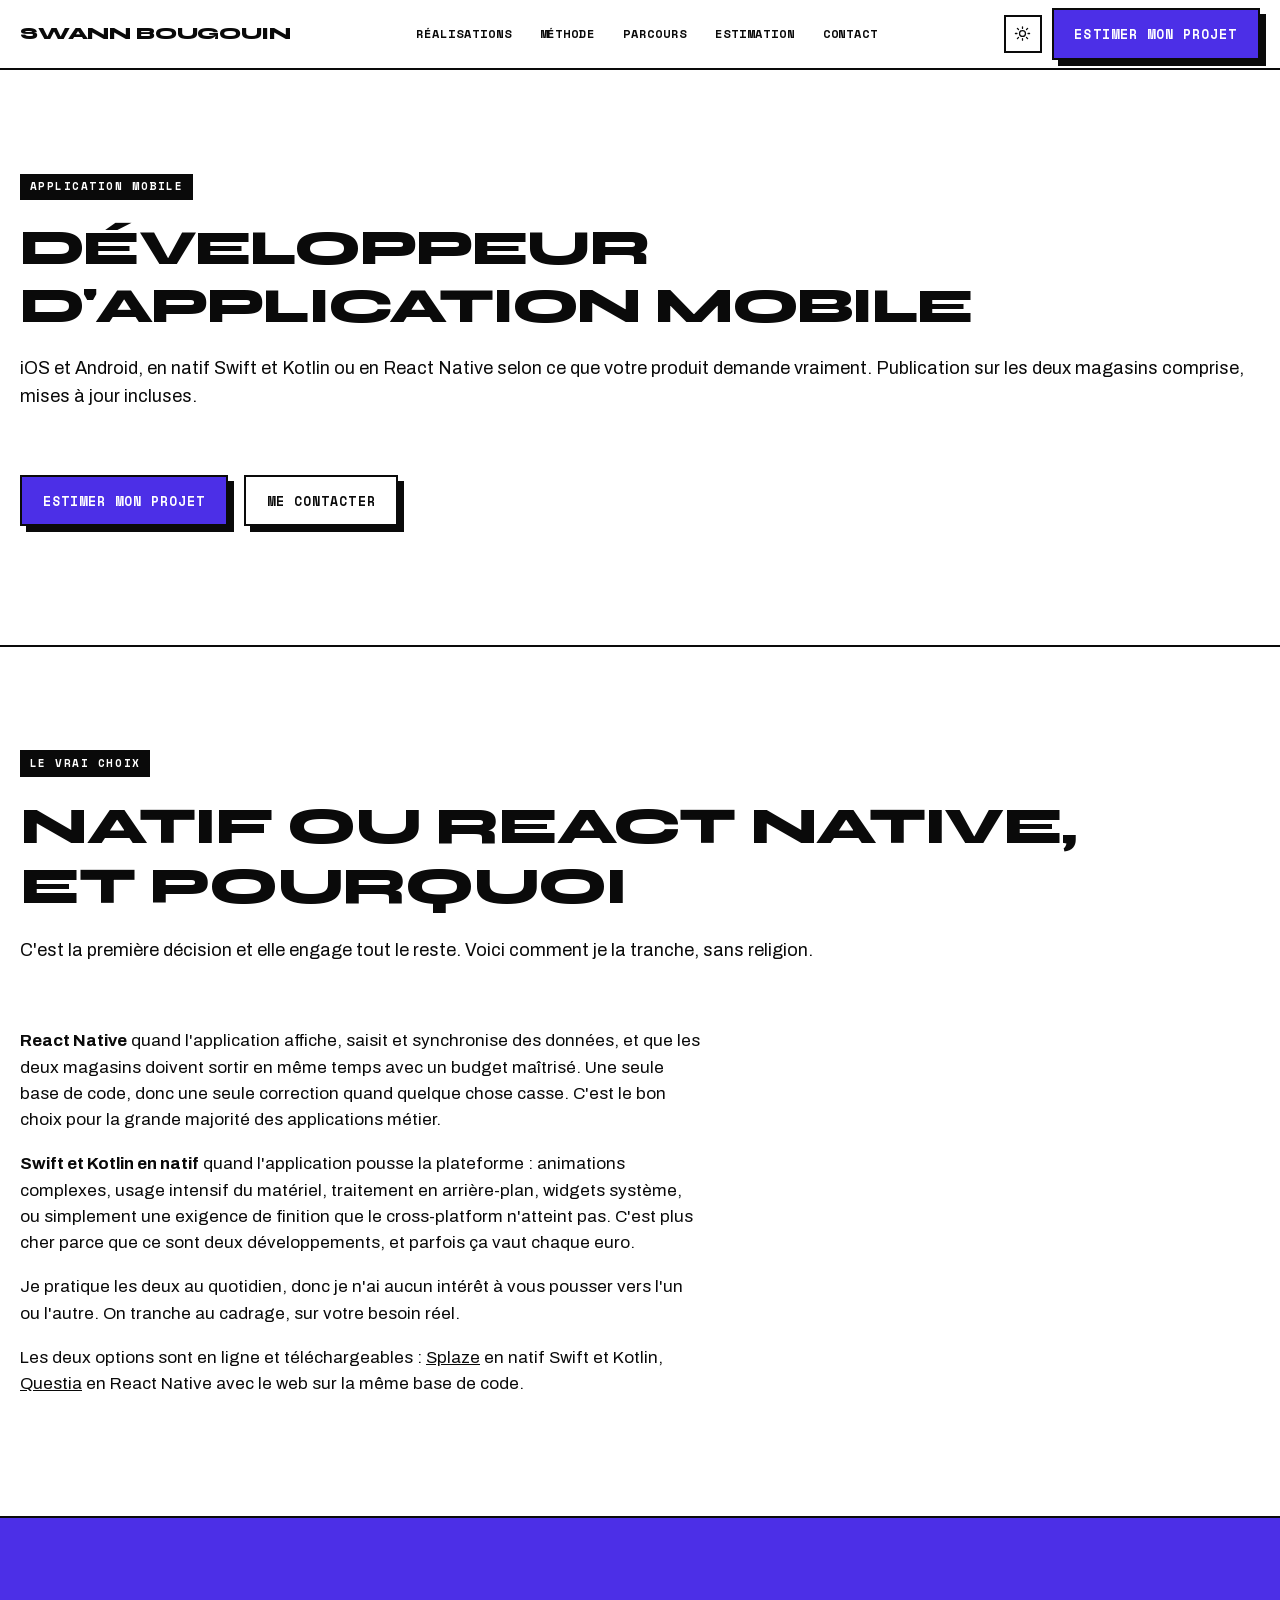
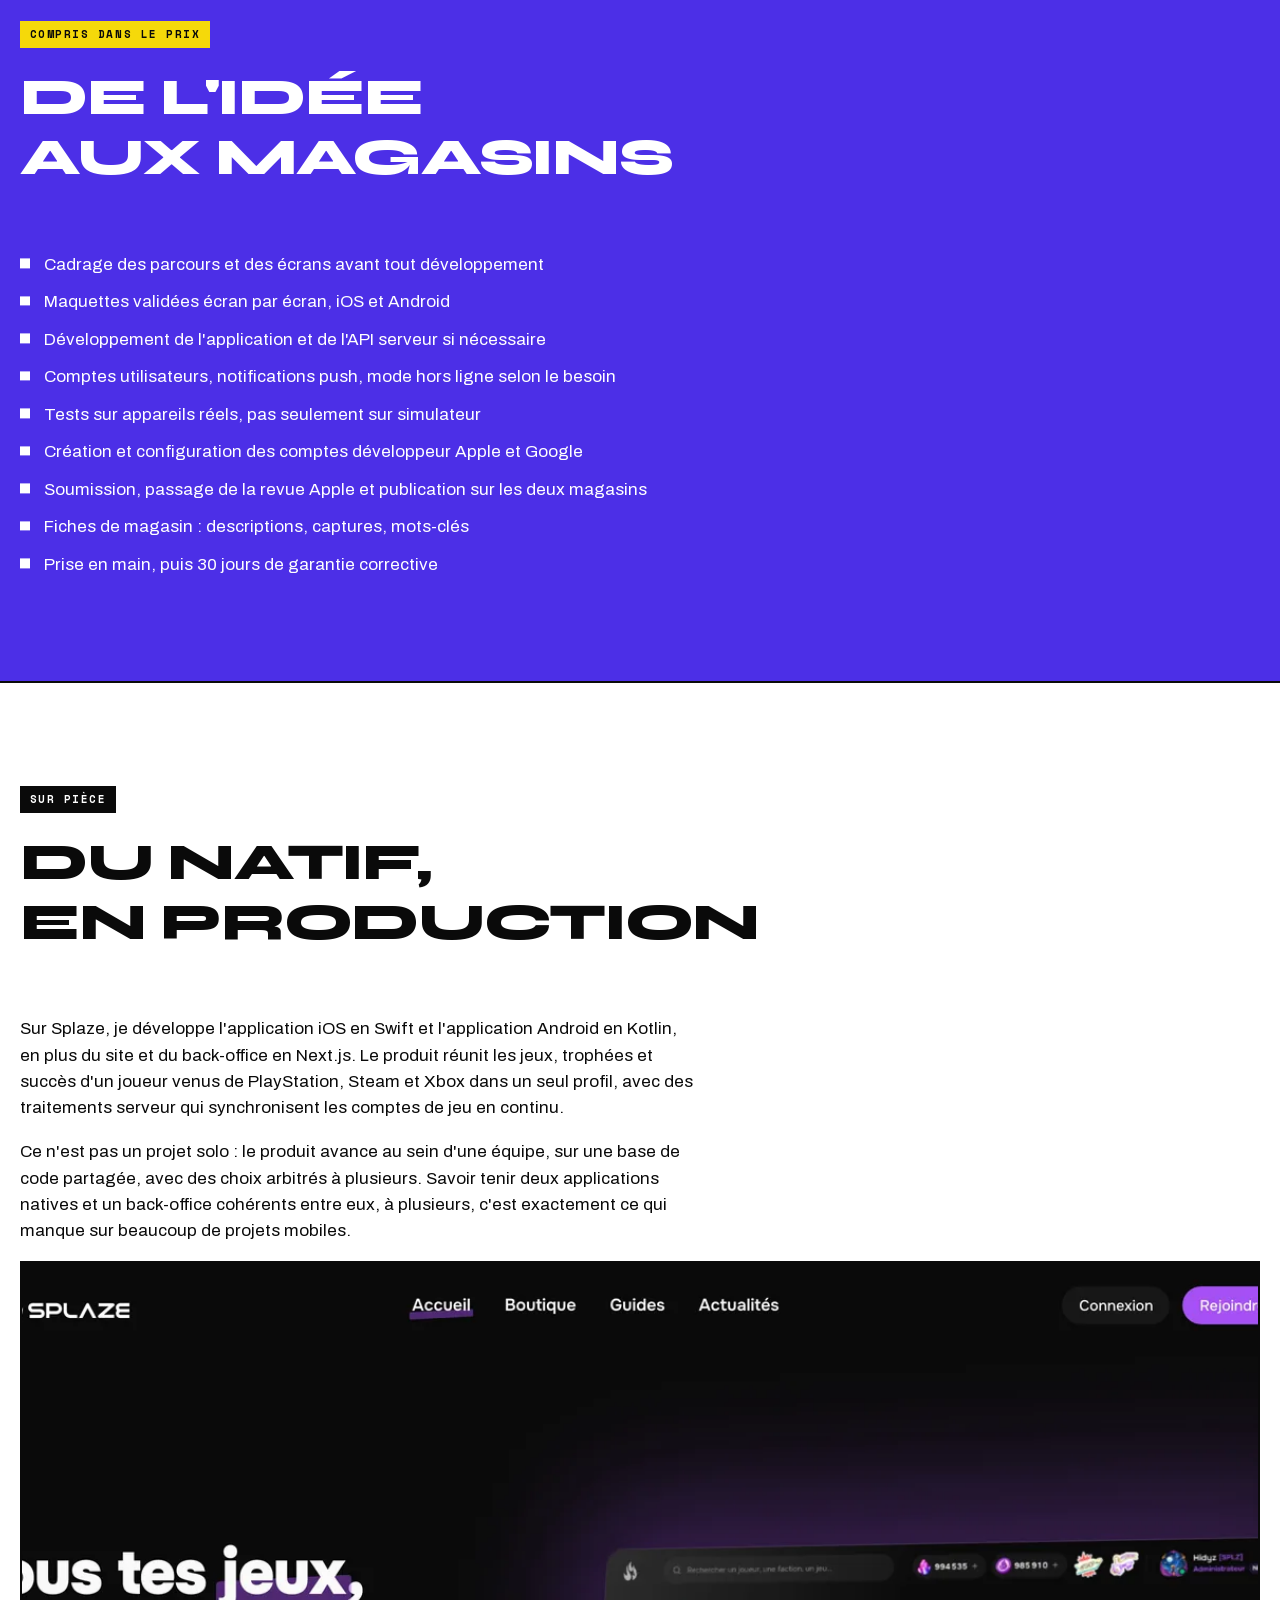
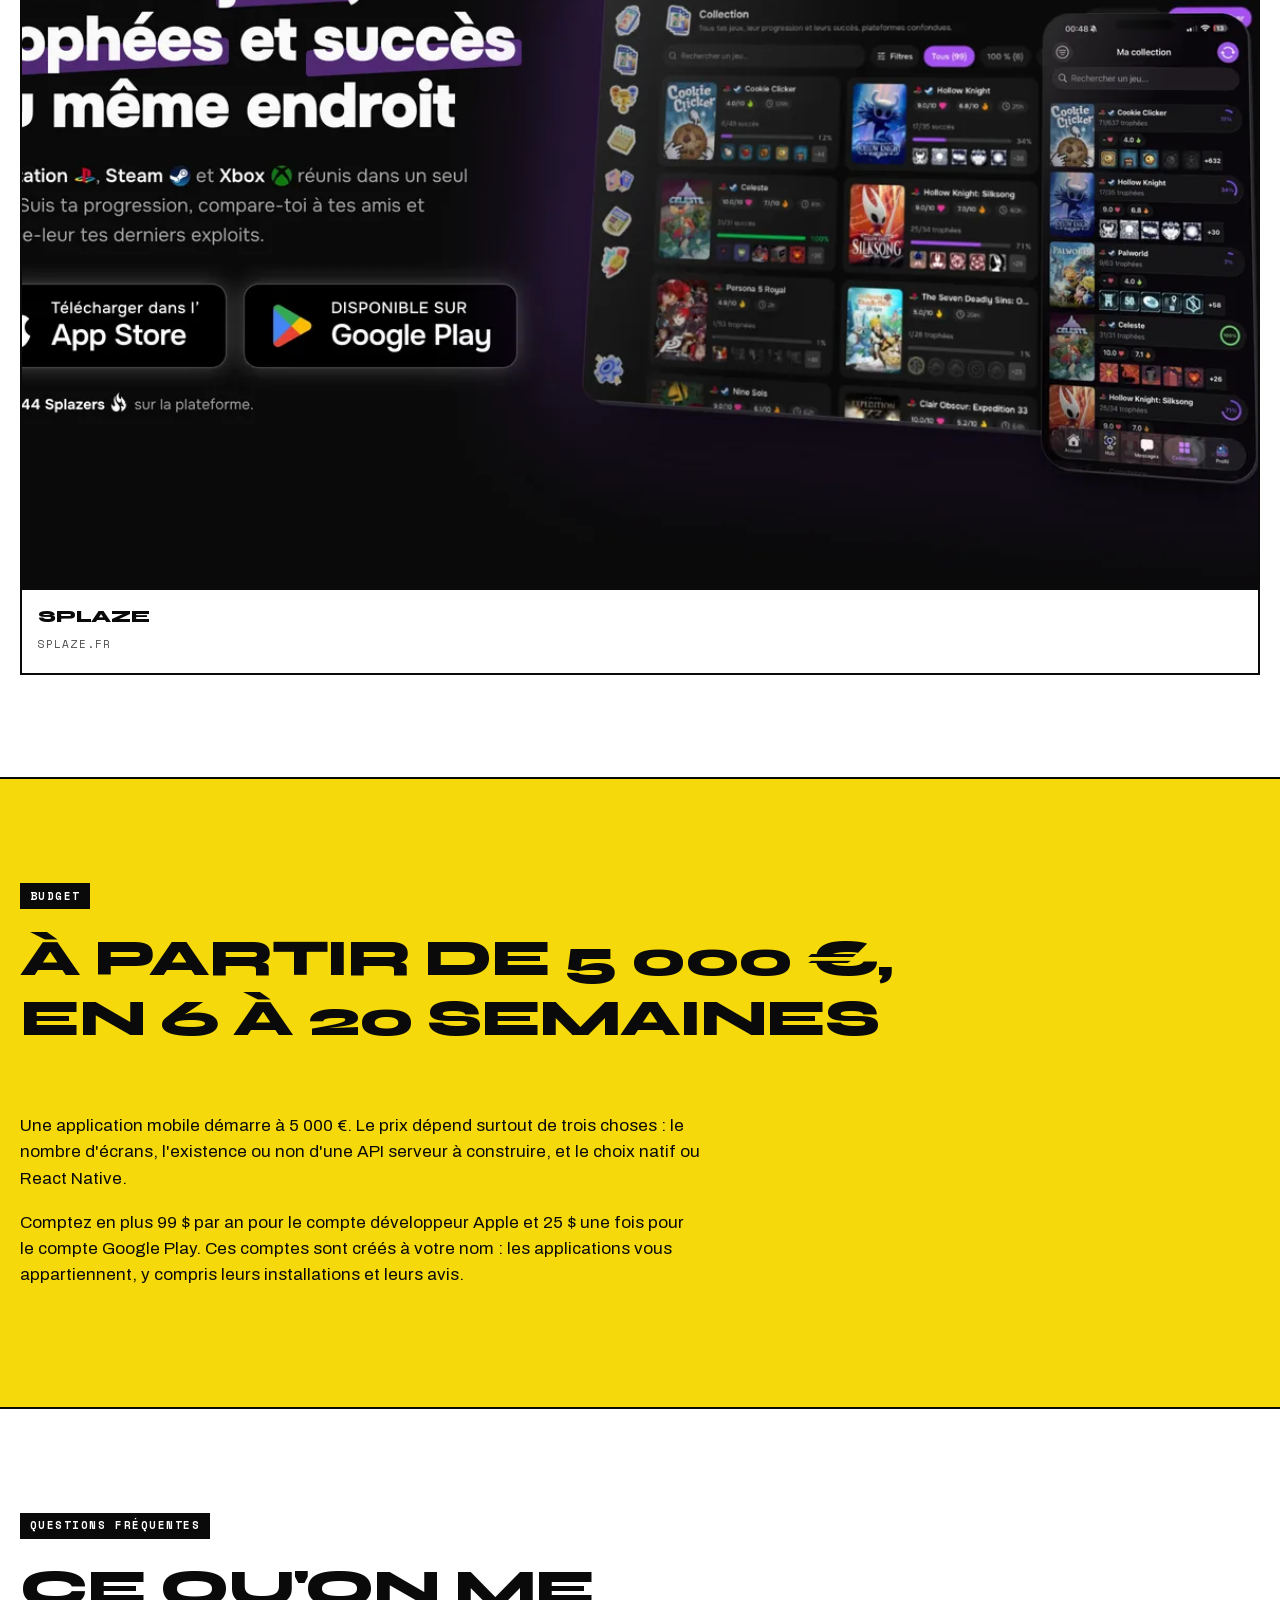
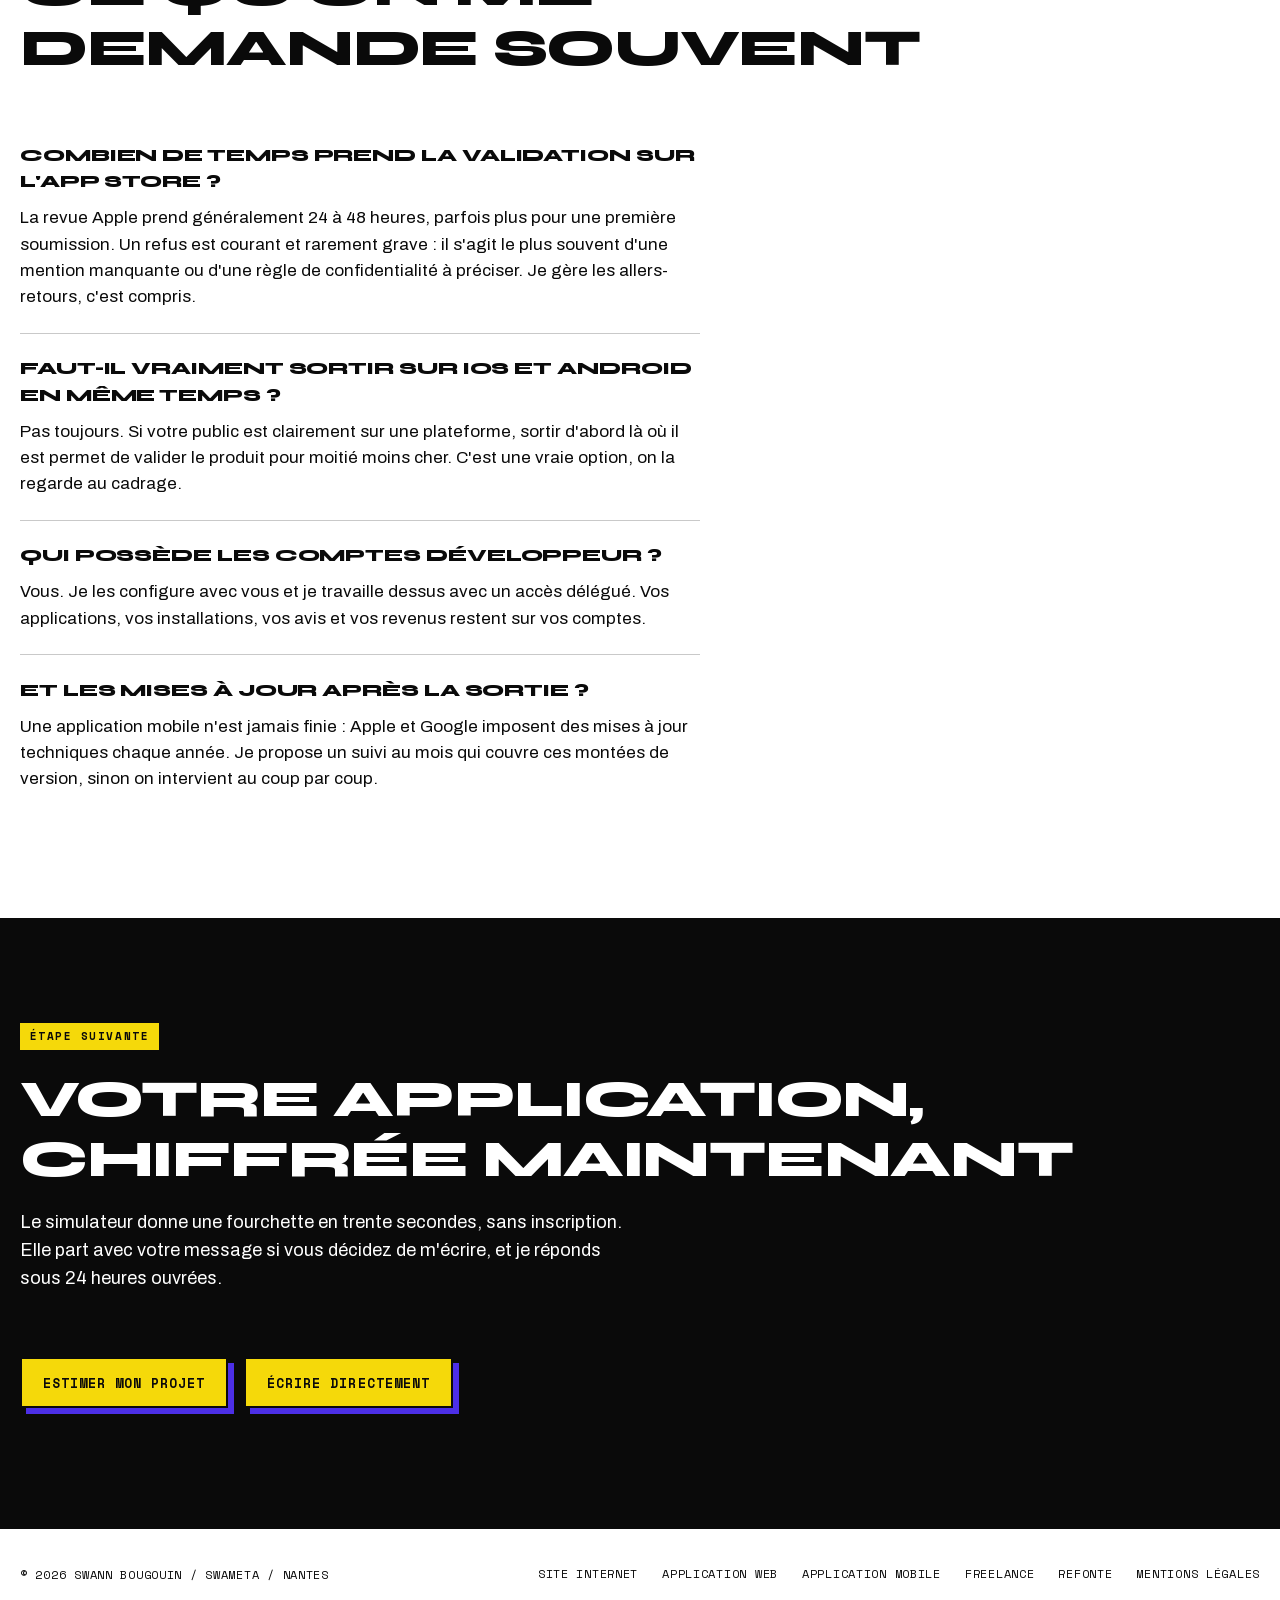
<file: developpeur-application-mobile.html>
<!DOCTYPE html>
<html lang="fr">
  <head>
<!-- Fichier genere par tools/build-pages.mjs : editez le script, pas ce fichier. -->
    <meta charset="UTF-8" />
    <meta name="viewport" content="width=device-width, initial-scale=1" />
    <title>Développeur d'application mobile iOS et Android | Swann Bougouin</title>
    <meta name="description" content="Développement d'applications mobiles iOS et Android, en natif Swift et Kotlin ou en React Native. Publication sur l'App Store et le Play Store comprise." />
    <link rel="canonical" href="https://swannbougou.in/developpeur-application-mobile.html" />
    <link rel="icon" href="assets/img/logo.png" />
    <link rel="apple-touch-icon" href="assets/img/apple-touch-icon.png" />
    <meta name="theme-color" content="#ffffff" media="(prefers-color-scheme: light)" />
    <meta name="theme-color" content="#0a0a0a" media="(prefers-color-scheme: dark)" />

    <meta property="og:type" content="website" />
    <meta property="og:locale" content="fr_FR" />
    <meta property="og:site_name" content="Swann Bougouin" />
    <meta property="og:title" content="Développeur d'application mobile iOS et Android | Swann Bougouin" />
    <meta property="og:description" content="Développement d'applications mobiles iOS et Android, en natif Swift et Kotlin ou en React Native. Publication sur l'App Store et le Play Store comprise." />
    <meta property="og:url" content="https://swannbougou.in/developpeur-application-mobile.html" />
    <meta property="og:image" content="https://swannbougou.in/assets/img/cover.png" />
    <meta name="twitter:card" content="summary_large_image" />

    <script type="application/ld+json">
      {
        "@context": "https://schema.org",
        "@graph": [
          {
            "@type": "BreadcrumbList",
            "itemListElement": [
              { "@type": "ListItem", "position": 1, "name": "Accueil", "item": "https://swannbougou.in/" },
              { "@type": "ListItem", "position": 2, "name": "Développeur d'application mobile", "item": "https://swannbougou.in/developpeur-application-mobile.html" }
            ]
          },
          {
            "@type": "Service",
            "name": "Développement d'application mobile",
            "description": "Développement d'applications mobiles iOS et Android, en natif Swift et Kotlin ou en React Native. Publication sur l'App Store et le Play Store comprise.",
            "serviceType": "Développement d'application iOS et Android",
            "url": "https://swannbougou.in/developpeur-application-mobile.html",
            "areaServed": ["France"],
            "provider": {
              "@type": "ProfessionalService",
              "name": "Swameta",
              "alternateName": "Swann Bougouin",
              "url": "https://swannbougou.in/",
              "email": "contact@swameta.fr",
              "telephone": "+33602221182",
              "address": { "@type": "PostalAddress", "addressLocality": "Nantes", "addressCountry": "FR" }
            }
          }
        ]
      }
    </script>

    <script>
      // Applique le theme avant le premier rendu pour eviter le flash.
      (function () {
        try {
          var t = localStorage.getItem("theme");
          if (t === "light" || t === "dark")
            document.documentElement.setAttribute("data-theme", t);
        } catch (e) {}
      })();
    </script>

    <link rel="preload" as="font" type="font/woff2"
      href="assets/fonts/web/syne-400_800.woff2" crossorigin />
    <link rel="preload" as="font" type="font/woff2"
      href="assets/fonts/web/archivo-400_700.woff2" crossorigin />
    <link rel="stylesheet" href="assets/css/style.css" />

    <!-- Mesure d'audience sans cookie : ni cookie, ni stockage local ou de
         session. L'identifiant est reconstruit cote serveur par un hachage
         irreversible dont la cle change chaque jour. Heberge dans l'UE. -->
    <script>
      !function(t,e){var o,n,p,r;e.__SV||(window.posthog=e,e._i=[],e.init=function(i,s,a){function g(t,e){var o=e.split(".");2==o.length&&(t=t[o[0]],e=o[1]),t[e]=function(){t.push([e].concat(Array.prototype.slice.call(arguments,0)))}}(p=t.createElement("script")).type="text/javascript",p.crossOrigin="anonymous",p.async=!0,p.src=s.api_host.replace(".i.posthog.com","-assets.i.posthog.com")+"/static/array.js",(r=t.getElementsByTagName("script")[0]).parentNode.insertBefore(p,r);var u=e;for(void 0!==a?u=e[a]=[]:a="posthog",u.people=u.people||[],u.toString=function(t){var e="posthog";return"posthog"!==a&&(e+="."+a),t||(e+=" (stub)"),e},u.people.toString=function(){return u.toString(1)+".people (stub)"},o="init capture register register_once register_for_session unregister unregister_for_session getFeatureFlag getFeatureFlagResult isFeatureEnabled reloadFeatureFlags updateEarlyAccessFeatureEnrollment getEarlyAccessFeatures on onFeatureFlags onSessionId getSurveys getActiveMatchingSurveys renderSurvey canRenderSurvey getNextSurveyStep identify setPersonProperties group resetGroups setPersonPropertiesForFlags resetPersonPropertiesForFlags setGroupPropertiesForFlags resetGroupPropertiesForFlags reset get_distinct_id getGroups get_session_id get_session_replay_url alias set_config startSessionRecording stopSessionRecording sessionRecordingStarted captureException loadToolbar get_property getSessionProperty createPersonProfile opt_in_capturing opt_out_capturing has_opted_in_capturing has_opted_out_capturing clear_opt_in_out_capturing debug".split(" "),n=0;n<o.length;n++)g(u,o[n]);e._i.push([i,s,a])},e.__SV=1)}(document,window.posthog||[]);
      posthog.init("phc_BXwB7J33LBWBARGmR7yYLdz7KM5iUtbV4jdddWYPj6Lb", {
        api_host: "https://eu.i.posthog.com",
        defaults: "2026-05-30",
        cookieless_mode: "always",
        capture_dead_clicks: false,
        capture_exceptions: false
      });
    </script>
  </head>

  <body id="top">
    <a href="#contenu" class="sr">Aller au contenu</a>

    <header class="nav" id="nav">
      <div class="nav-inner">
        <a class="brand" href="/">Swann Bougouin</a>

        <nav aria-label="Principale">
          <ul class="nav-links">
            <li><a href="/#travaux">Réalisations</a></li>
            <li><a href="/#methode">Méthode</a></li>
            <li><a href="/#parcours">Parcours</a></li>
            <li><a href="/#estimation">Estimation</a></li>
            <li><a href="/#contact">Contact</a></li>
          </ul>
        </nav>

        <div class="nav-tools">
          <button class="icon-btn theme-toggle" id="theme-toggle" type="button" aria-label="Changer de thème">
            <svg class="sun" viewBox="0 0 24 24" fill="none" stroke="currentColor" stroke-width="1.8" stroke-linecap="round" aria-hidden="true">
              <circle cx="12" cy="12" r="4.2" />
              <path d="M12 2.6v2.2M12 19.2v2.2M4.2 12H2M22 12h-2.2M6.3 6.3 4.8 4.8M19.2 19.2l-1.5-1.5M17.7 6.3l1.5-1.5M4.8 19.2l1.5-1.5" />
            </svg>
            <svg class="moon" viewBox="0 0 24 24" fill="none" stroke="currentColor" stroke-width="1.8" stroke-linecap="round" stroke-linejoin="round" aria-hidden="true">
              <path d="M20.5 14.3A8.5 8.5 0 1 1 9.7 3.5a6.8 6.8 0 0 0 10.8 10.8Z" />
            </svg>
          </button>
          <a class="btn btn-solid" href="/#estimation">Estimer mon projet</a>
        </div>
      </div>
    </header>

    <main id="contenu">
      <section class="band">
        <div class="shell svc">
          <div class="head" data-reveal>
            <span class="kicker">Application mobile</span>
            <h1>Développeur <br class='br-lg' />d'application mobile</h1>
            <p class="lede">iOS et Android, en natif Swift et Kotlin ou en React Native selon ce que votre produit demande vraiment. Publication sur les deux magasins comprise, mises à jour incluses.</p>
          </div>
          <p class="legal-back" data-reveal>
            <a class="btn btn-solid" href="/#estimation">Estimer mon projet</a>
            <a class="btn" href="/#contact">Me contacter</a>
          </p>
        </div>
      </section>

      <section class="band">
        <div class="shell svc">
          <div class="head" data-reveal>
            <span class="kicker">Le vrai choix</span>
            <h2>Natif ou React Native, <br class='br-lg' />et pourquoi</h2>
            <p class="lede">C'est la première décision et elle engage tout le reste. Voici comment je la tranche, sans religion.</p>
          </div>
          <div data-reveal>
            <p>
              <b>React Native</b> quand l'application affiche, saisit et
              synchronise des données, et que les deux magasins doivent sortir
              en même temps avec un budget maîtrisé. Une seule base de code,
              donc une seule correction quand quelque chose casse. C'est le bon
              choix pour la grande majorité des applications métier.
            </p>
            <p>
              <b>Swift et Kotlin en natif</b> quand l'application pousse la
              plateforme : animations complexes, usage intensif du matériel,
              traitement en arrière-plan, widgets système, ou simplement une
              exigence de finition que le cross-platform n'atteint pas. C'est
              plus cher parce que ce sont deux développements, et parfois ça
              vaut chaque euro.
            </p>
            <p>
              Je pratique les deux au quotidien, donc je n'ai aucun intérêt à
              vous pousser vers l'un ou l'autre. On tranche au cadrage, sur
              votre besoin réel.
            </p>
            <p>
              Les deux options sont en ligne et téléchargeables :
              <a href="/realisation-splaze.html">Splaze</a> en natif Swift et
              Kotlin, <a href="/realisation-questia.html">Questia</a> en React
              Native avec le web sur la même base de code.
            </p>
          </div>
        </div>
      </section>

      <section class="band on-violet">
        <div class="shell svc">
          <div class="head" data-reveal>
            <span class="kicker">Compris dans le prix</span>
            <h2>De l'idée <br class='br-lg' />aux magasins</h2>
          </div>
          <div data-reveal>
            <ul class="marks">
              <li>Cadrage des parcours et des écrans avant tout développement</li>
              <li>Maquettes validées écran par écran, iOS et Android</li>
              <li>Développement de l'application et de l'API serveur si nécessaire</li>
              <li>Comptes utilisateurs, notifications push, mode hors ligne selon le besoin</li>
              <li>Tests sur appareils réels, pas seulement sur simulateur</li>
              <li>Création et configuration des comptes développeur Apple et Google</li>
              <li>Soumission, passage de la revue Apple et publication sur les deux magasins</li>
              <li>Fiches de magasin : descriptions, captures, mots-clés</li>
              <li>Prise en main, puis 30 jours de garantie corrective</li>
            </ul>
          </div>
        </div>
      </section>

      <section class="band">
        <div class="shell svc">
          <div class="head" data-reveal>
            <span class="kicker">Sur pièce</span>
            <h2>Du natif, <br class='br-lg' />en production</h2>
          </div>
          <div data-reveal>
            <p>
              Sur Splaze, je développe l'application iOS en Swift et
              l'application Android en Kotlin, en plus du site et du back-office
              en Next.js. Le produit réunit les jeux, trophées et succès d'un
              joueur venus de PlayStation, Steam et Xbox dans un seul profil,
              avec des traitements serveur qui synchronisent les comptes de jeu
              en continu.
            </p>
            <p>
              Ce n'est pas un projet solo : le produit avance au sein d'une
              équipe, sur une base de code partagée, avec des choix arbitrés à
              plusieurs. Savoir tenir deux applications natives et un back-office
              cohérents entre eux, à plusieurs, c'est exactement ce qui manque
              sur beaucoup de projets mobiles.
            </p>
            <div class="sites">
              <a class="site" href="https://splaze.fr/" target="_blank" rel="noopener">
                <img src="assets/img/splaze.webp" alt="Page d'accueil de Splaze" width="800" height="600" loading="lazy" decoding="async" />
                <div class="site-body"><strong>Splaze</strong><span>splaze.fr</span></div>
              </a>
            </div>
          </div>
        </div>
      </section>

      <section class="band on-jaune">
        <div class="shell svc">
          <div class="head" data-reveal>
            <span class="kicker">Budget</span>
            <h2>À partir de 5 000 €, <br class='br-lg' />en 6 à 20 semaines</h2>
          </div>
          <div data-reveal>
            <p>
              Une application mobile démarre à 5 000 €. Le prix dépend surtout
              de trois choses : le nombre d'écrans, l'existence ou non d'une API
              serveur à construire, et le choix natif ou React Native.
            </p>
            <p>
              Comptez en plus 99 $ par an pour le compte développeur Apple et
              25 $ une fois pour le compte Google Play. Ces comptes sont créés à
              votre nom : les applications vous appartiennent, y compris leurs
              installations et leurs avis.
            </p>
          </div>
        </div>
      </section>

      <section class="band">
        <div class="shell svc">
          <div class="head" data-reveal>
            <span class="kicker">Questions fréquentes</span>
            <h2>Ce qu'on me <br class='br-lg' />demande souvent</h2>
          </div>
          <div data-reveal>
            <dl class="faq">
              <div><dt>Combien de temps prend la validation sur l'App Store ?</dt><dd>La revue Apple prend généralement 24 à 48 heures, parfois plus pour une première soumission. Un refus est courant et rarement grave : il s'agit le plus souvent d'une mention manquante ou d'une règle de confidentialité à préciser. Je gère les allers-retours, c'est compris.</dd></div>
              <div><dt>Faut-il vraiment sortir sur iOS et Android en même temps ?</dt><dd>Pas toujours. Si votre public est clairement sur une plateforme, sortir d'abord là où il est permet de valider le produit pour moitié moins cher. C'est une vraie option, on la regarde au cadrage.</dd></div>
              <div><dt>Qui possède les comptes développeur ?</dt><dd>Vous. Je les configure avec vous et je travaille dessus avec un accès délégué. Vos applications, vos installations, vos avis et vos revenus restent sur vos comptes.</dd></div>
              <div><dt>Et les mises à jour après la sortie ?</dt><dd>Une application mobile n'est jamais finie : Apple et Google imposent des mises à jour techniques chaque année. Je propose un suivi au mois qui couvre ces montées de version, sinon on intervient au coup par coup.</dd></div>
            </dl>
          </div>
        </div>
      </section>

      <section class="band on-ink">
        <div class="shell">
          <div class="head" data-reveal>
            <span class="kicker">Étape suivante</span>
            <h2>Votre application, <br class='br-lg' />chiffrée maintenant</h2>
            <p class="lede">
              Le simulateur donne une fourchette en trente secondes, sans
              inscription. Elle part avec votre message si vous décidez de
              m'écrire, et je réponds sous 24 heures ouvrées.
            </p>
          </div>
          <p class="legal-back">
            <a class="btn btn-solid" href="/#estimation">Estimer mon projet</a>
            <a class="btn" href="/#contact">Écrire directement</a>
          </p>
        </div>
      </section>
    </main>

    <footer class="foot">
      <div class="shell foot-inner">
        <span>&copy; <span id="year">2026</span> Swann Bougouin / Swameta / Nantes</span>
        <nav aria-label="Pied de page">
          <a href="/creation-site-internet-nantes.html">Site internet</a>
          <a href="/creation-application-web-saas.html">Application web</a>
          <a href="/developpeur-application-mobile.html">Application mobile</a>
          <a href="/developpeur-web-freelance-nantes.html">Freelance</a>
          <a href="/refonte-site-internet.html">Refonte</a>
          <a href="/mentions-legales.html">Mentions légales</a>
        </nav>
      </div>
    </footer>

    <script src="assets/js/app.js" defer></script>
  </body>
</html>
</file>
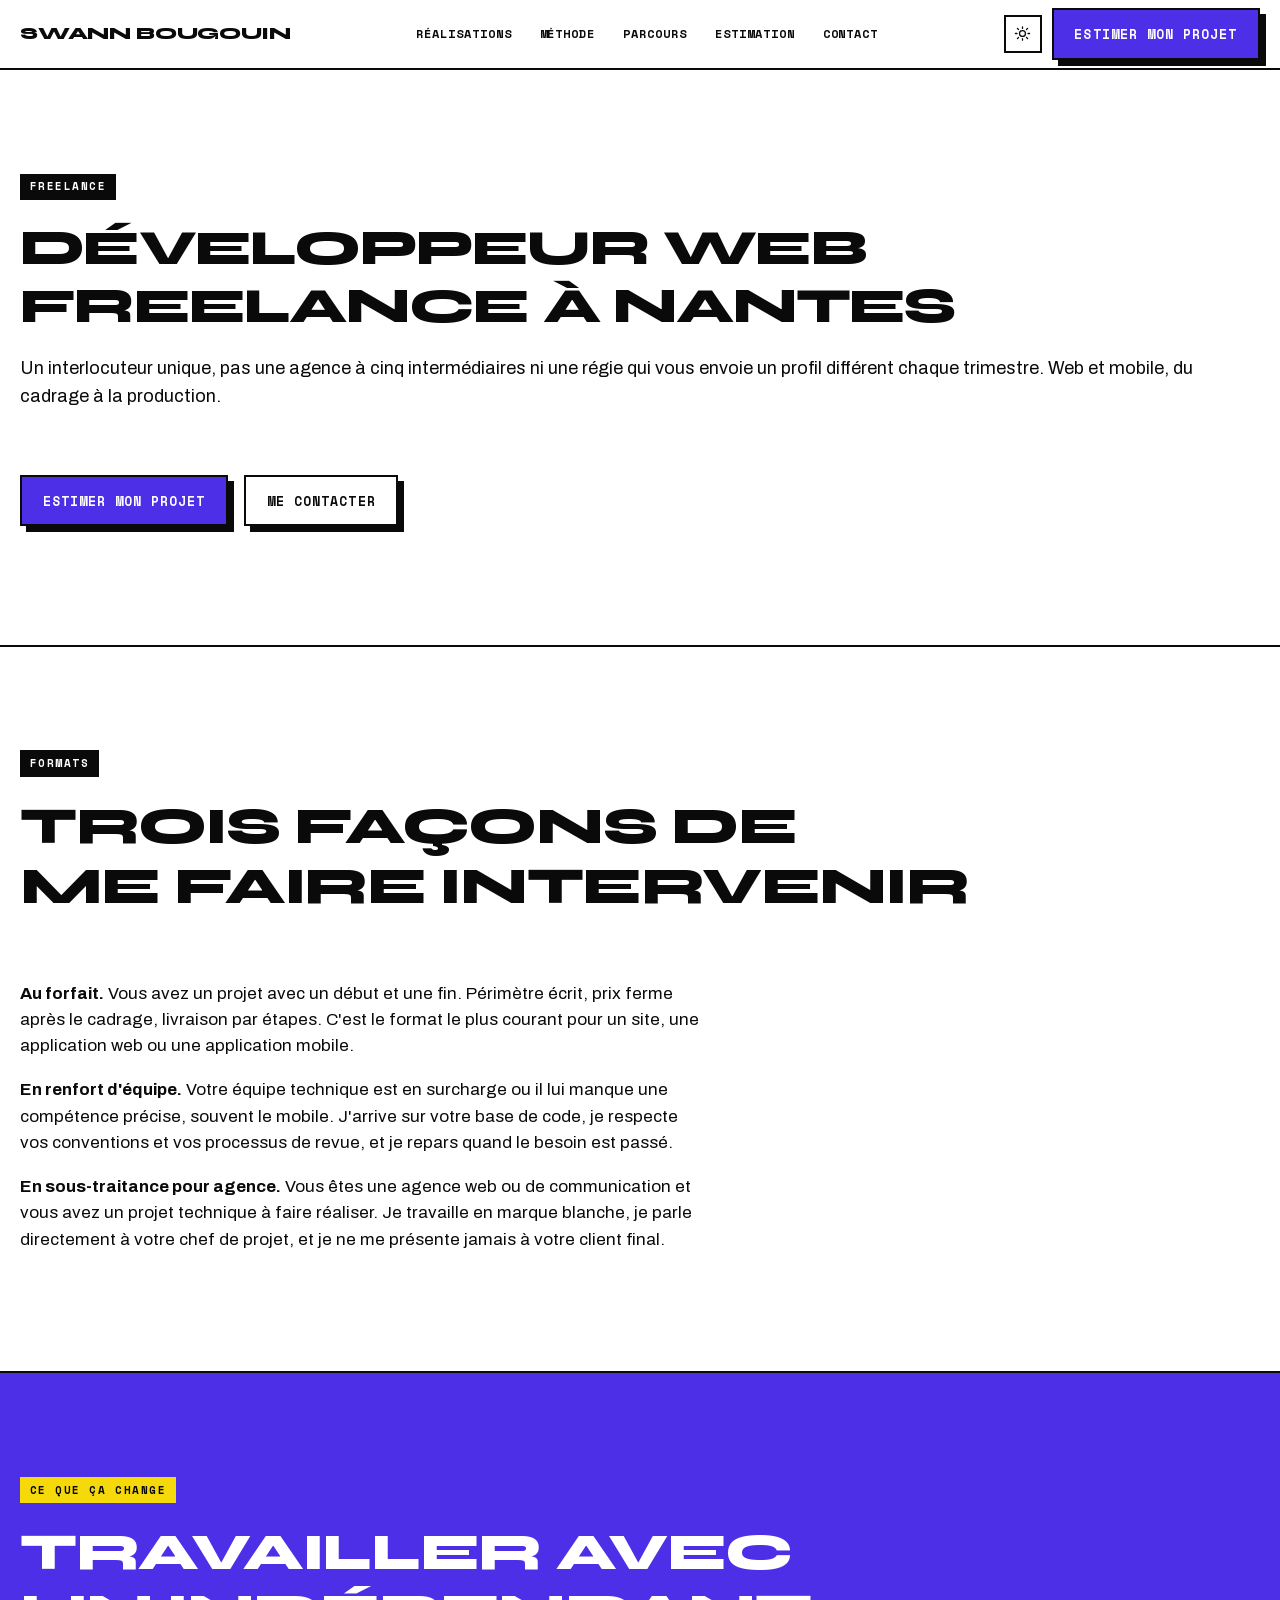
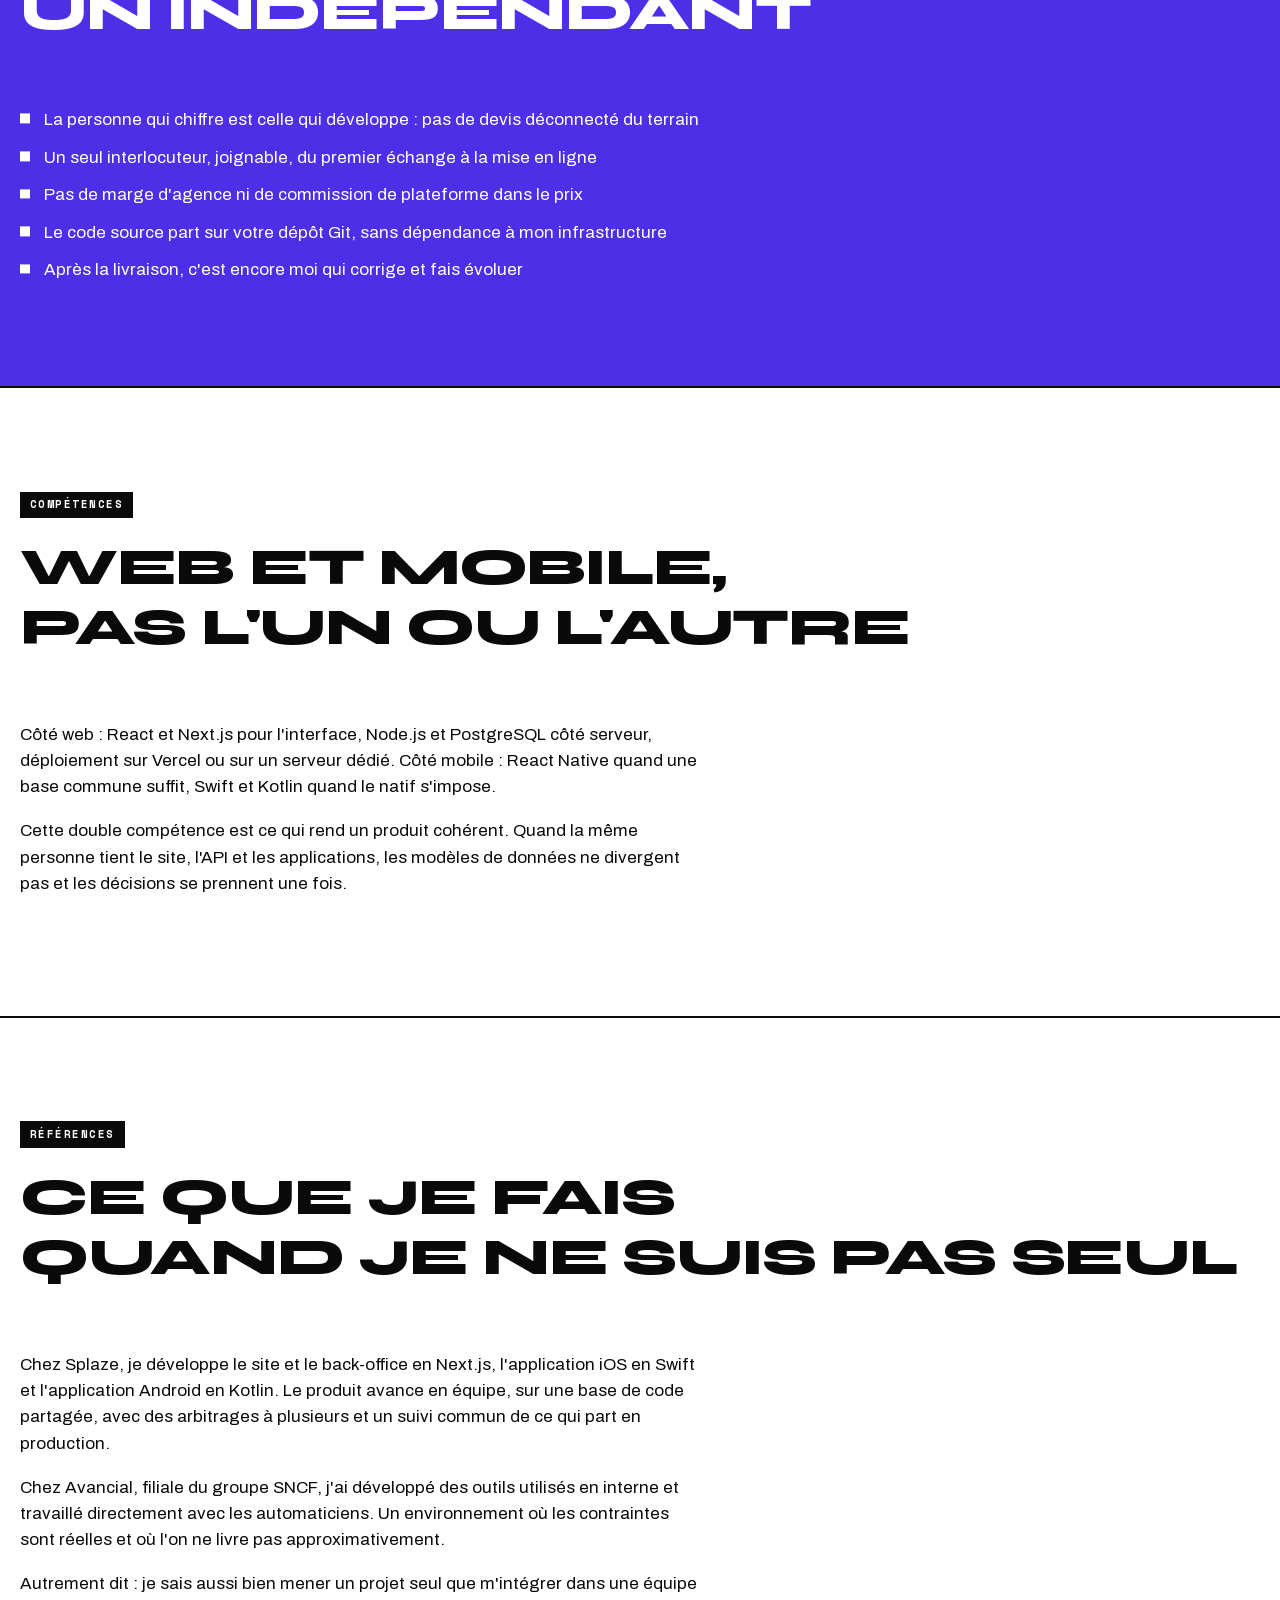
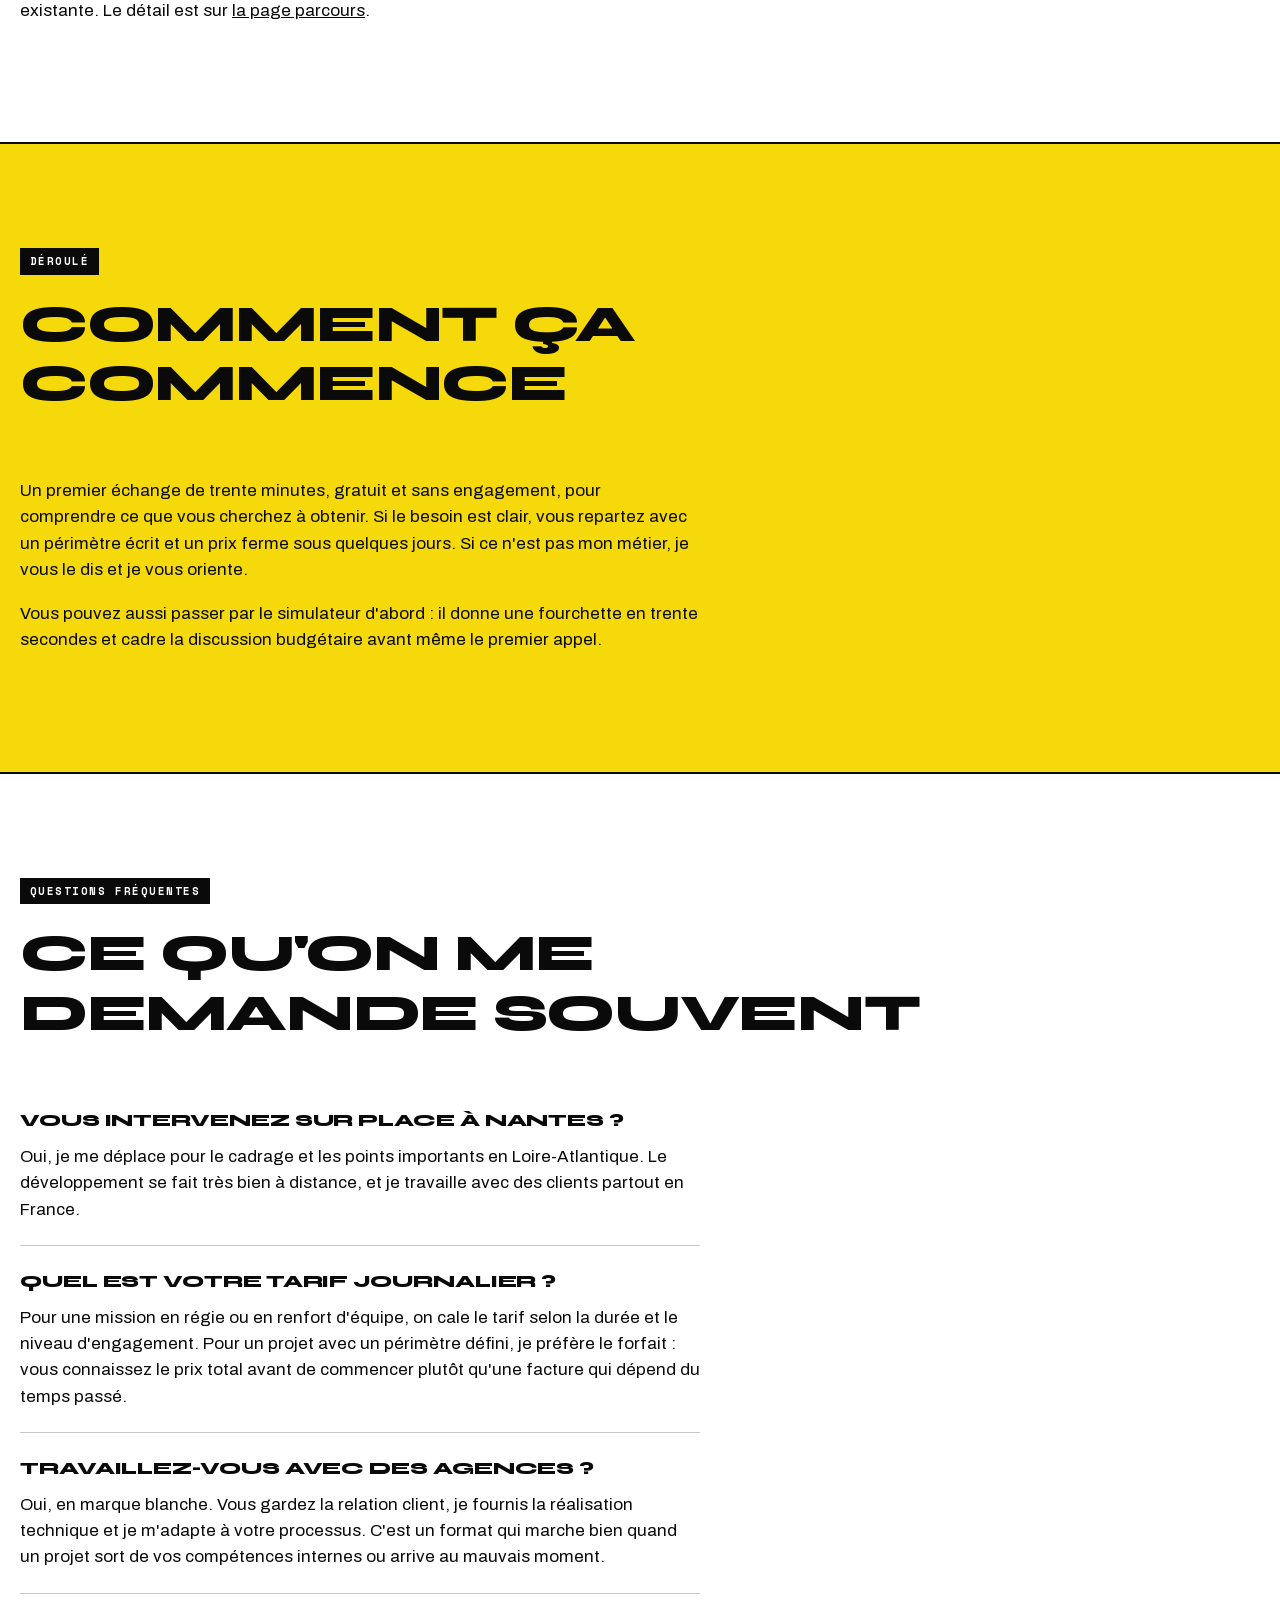
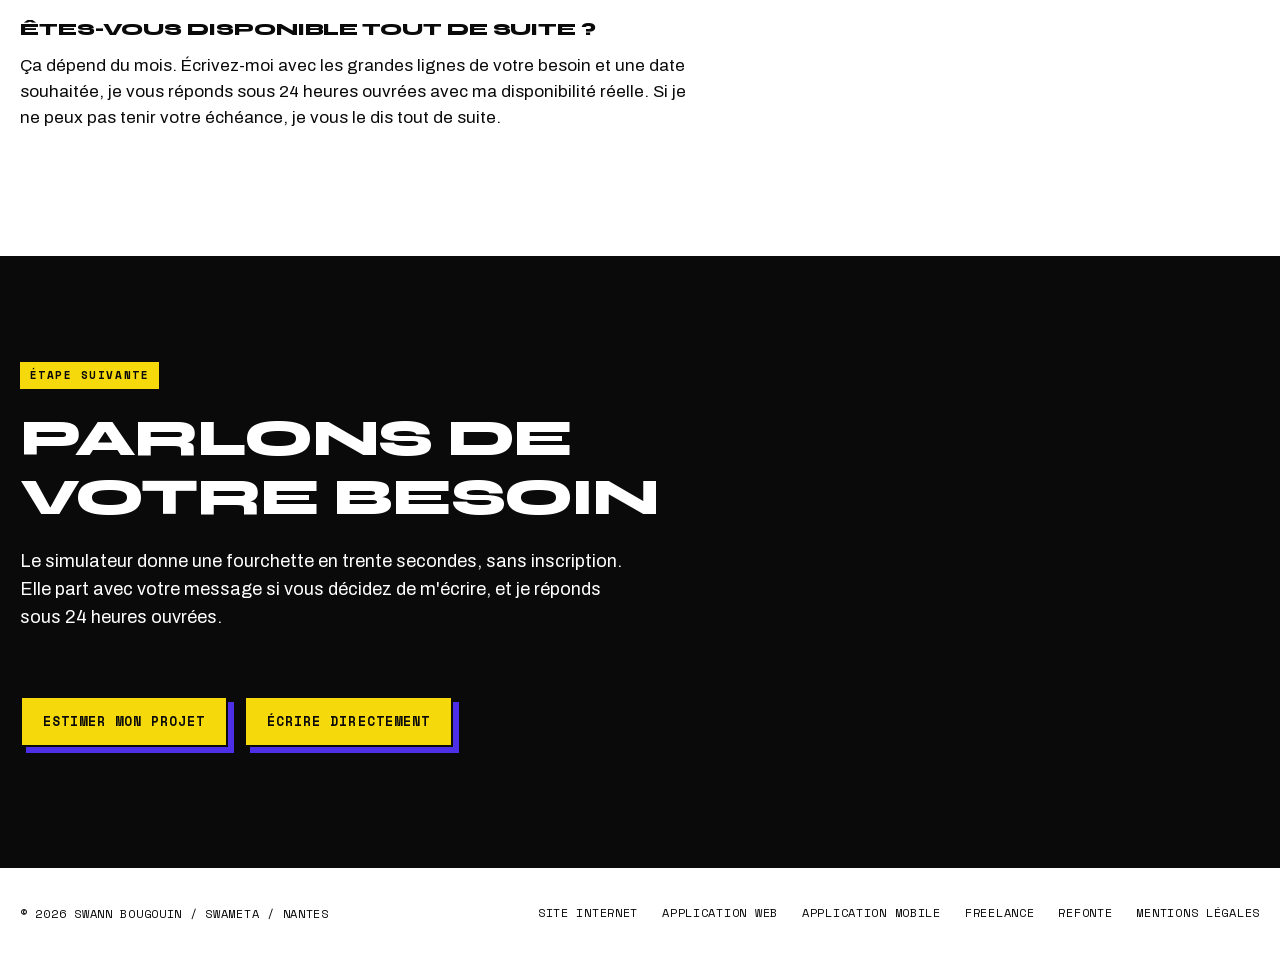
<file: developpeur-web-freelance-nantes.html>
<!DOCTYPE html>
<html lang="fr">
  <head>
<!-- Fichier genere par tools/build-pages.mjs : editez le script, pas ce fichier. -->
    <meta charset="UTF-8" />
    <meta name="viewport" content="width=device-width, initial-scale=1" />
    <title>Développeur web freelance à Nantes | Swann Bougouin</title>
    <meta name="description" content="Développeur web et mobile freelance à Nantes : mission au forfait, renfort d'équipe ou sous-traitance pour agence. React, Next.js, React Native, Swift, Kotlin." />
    <link rel="canonical" href="https://swannbougou.in/developpeur-web-freelance-nantes.html" />
    <link rel="icon" href="assets/img/logo.png" />
    <link rel="apple-touch-icon" href="assets/img/apple-touch-icon.png" />
    <meta name="theme-color" content="#ffffff" media="(prefers-color-scheme: light)" />
    <meta name="theme-color" content="#0a0a0a" media="(prefers-color-scheme: dark)" />

    <meta property="og:type" content="website" />
    <meta property="og:locale" content="fr_FR" />
    <meta property="og:site_name" content="Swann Bougouin" />
    <meta property="og:title" content="Développeur web freelance à Nantes | Swann Bougouin" />
    <meta property="og:description" content="Développeur web et mobile freelance à Nantes : mission au forfait, renfort d'équipe ou sous-traitance pour agence. React, Next.js, React Native, Swift, Kotlin." />
    <meta property="og:url" content="https://swannbougou.in/developpeur-web-freelance-nantes.html" />
    <meta property="og:image" content="https://swannbougou.in/assets/img/cover.png" />
    <meta name="twitter:card" content="summary_large_image" />

    <script type="application/ld+json">
      {
        "@context": "https://schema.org",
        "@graph": [
          {
            "@type": "BreadcrumbList",
            "itemListElement": [
              { "@type": "ListItem", "position": 1, "name": "Accueil", "item": "https://swannbougou.in/" },
              { "@type": "ListItem", "position": 2, "name": "Développeur web freelance à Nantes", "item": "https://swannbougou.in/developpeur-web-freelance-nantes.html" }
            ]
          },
          {
            "@type": "Service",
            "name": "Développeur web freelance",
            "description": "Développeur web et mobile freelance à Nantes : mission au forfait, renfort d'équipe ou sous-traitance pour agence. React, Next.js, React Native, Swift, Kotlin.",
            "serviceType": "Prestation de développement web et mobile",
            "url": "https://swannbougou.in/developpeur-web-freelance-nantes.html",
            "areaServed": ["Nantes","Loire-Atlantique","France"],
            "provider": {
              "@type": "ProfessionalService",
              "name": "Swameta",
              "alternateName": "Swann Bougouin",
              "url": "https://swannbougou.in/",
              "email": "contact@swameta.fr",
              "telephone": "+33602221182",
              "address": { "@type": "PostalAddress", "addressLocality": "Nantes", "addressCountry": "FR" }
            }
          }
        ]
      }
    </script>

    <script>
      // Applique le theme avant le premier rendu pour eviter le flash.
      (function () {
        try {
          var t = localStorage.getItem("theme");
          if (t === "light" || t === "dark")
            document.documentElement.setAttribute("data-theme", t);
        } catch (e) {}
      })();
    </script>

    <link rel="preload" as="font" type="font/woff2"
      href="assets/fonts/web/syne-400_800.woff2" crossorigin />
    <link rel="preload" as="font" type="font/woff2"
      href="assets/fonts/web/archivo-400_700.woff2" crossorigin />
    <link rel="stylesheet" href="assets/css/style.css" />

    <!-- Mesure d'audience sans cookie : ni cookie, ni stockage local ou de
         session. L'identifiant est reconstruit cote serveur par un hachage
         irreversible dont la cle change chaque jour. Heberge dans l'UE. -->
    <script>
      !function(t,e){var o,n,p,r;e.__SV||(window.posthog=e,e._i=[],e.init=function(i,s,a){function g(t,e){var o=e.split(".");2==o.length&&(t=t[o[0]],e=o[1]),t[e]=function(){t.push([e].concat(Array.prototype.slice.call(arguments,0)))}}(p=t.createElement("script")).type="text/javascript",p.crossOrigin="anonymous",p.async=!0,p.src=s.api_host.replace(".i.posthog.com","-assets.i.posthog.com")+"/static/array.js",(r=t.getElementsByTagName("script")[0]).parentNode.insertBefore(p,r);var u=e;for(void 0!==a?u=e[a]=[]:a="posthog",u.people=u.people||[],u.toString=function(t){var e="posthog";return"posthog"!==a&&(e+="."+a),t||(e+=" (stub)"),e},u.people.toString=function(){return u.toString(1)+".people (stub)"},o="init capture register register_once register_for_session unregister unregister_for_session getFeatureFlag getFeatureFlagResult isFeatureEnabled reloadFeatureFlags updateEarlyAccessFeatureEnrollment getEarlyAccessFeatures on onFeatureFlags onSessionId getSurveys getActiveMatchingSurveys renderSurvey canRenderSurvey getNextSurveyStep identify setPersonProperties group resetGroups setPersonPropertiesForFlags resetPersonPropertiesForFlags setGroupPropertiesForFlags resetGroupPropertiesForFlags reset get_distinct_id getGroups get_session_id get_session_replay_url alias set_config startSessionRecording stopSessionRecording sessionRecordingStarted captureException loadToolbar get_property getSessionProperty createPersonProfile opt_in_capturing opt_out_capturing has_opted_in_capturing has_opted_out_capturing clear_opt_in_out_capturing debug".split(" "),n=0;n<o.length;n++)g(u,o[n]);e._i.push([i,s,a])},e.__SV=1)}(document,window.posthog||[]);
      posthog.init("phc_BXwB7J33LBWBARGmR7yYLdz7KM5iUtbV4jdddWYPj6Lb", {
        api_host: "https://eu.i.posthog.com",
        defaults: "2026-05-30",
        cookieless_mode: "always",
        capture_dead_clicks: false,
        capture_exceptions: false
      });
    </script>
  </head>

  <body id="top">
    <a href="#contenu" class="sr">Aller au contenu</a>

    <header class="nav" id="nav">
      <div class="nav-inner">
        <a class="brand" href="/">Swann Bougouin</a>

        <nav aria-label="Principale">
          <ul class="nav-links">
            <li><a href="/#travaux">Réalisations</a></li>
            <li><a href="/#methode">Méthode</a></li>
            <li><a href="/#parcours">Parcours</a></li>
            <li><a href="/#estimation">Estimation</a></li>
            <li><a href="/#contact">Contact</a></li>
          </ul>
        </nav>

        <div class="nav-tools">
          <button class="icon-btn theme-toggle" id="theme-toggle" type="button" aria-label="Changer de thème">
            <svg class="sun" viewBox="0 0 24 24" fill="none" stroke="currentColor" stroke-width="1.8" stroke-linecap="round" aria-hidden="true">
              <circle cx="12" cy="12" r="4.2" />
              <path d="M12 2.6v2.2M12 19.2v2.2M4.2 12H2M22 12h-2.2M6.3 6.3 4.8 4.8M19.2 19.2l-1.5-1.5M17.7 6.3l1.5-1.5M4.8 19.2l1.5-1.5" />
            </svg>
            <svg class="moon" viewBox="0 0 24 24" fill="none" stroke="currentColor" stroke-width="1.8" stroke-linecap="round" stroke-linejoin="round" aria-hidden="true">
              <path d="M20.5 14.3A8.5 8.5 0 1 1 9.7 3.5a6.8 6.8 0 0 0 10.8 10.8Z" />
            </svg>
          </button>
          <a class="btn btn-solid" href="/#estimation">Estimer mon projet</a>
        </div>
      </div>
    </header>

    <main id="contenu">
      <section class="band">
        <div class="shell svc">
          <div class="head" data-reveal>
            <span class="kicker">Freelance</span>
            <h1>Développeur web <br class='br-lg' />freelance à Nantes</h1>
            <p class="lede">Un interlocuteur unique, pas une agence à cinq intermédiaires ni une régie qui vous envoie un profil différent chaque trimestre. Web et mobile, du cadrage à la production.</p>
          </div>
          <p class="legal-back" data-reveal>
            <a class="btn btn-solid" href="/#estimation">Estimer mon projet</a>
            <a class="btn" href="/#contact">Me contacter</a>
          </p>
        </div>
      </section>

      <section class="band">
        <div class="shell svc">
          <div class="head" data-reveal>
            <span class="kicker">Formats</span>
            <h2>Trois façons de <br class='br-lg' />me faire intervenir</h2>
          </div>
          <div data-reveal>
            <p>
              <b>Au forfait.</b> Vous avez un projet avec un début et une fin.
              Périmètre écrit, prix ferme après le cadrage, livraison par
              étapes. C'est le format le plus courant pour un site, une
              application web ou une application mobile.
            </p>
            <p>
              <b>En renfort d'équipe.</b> Votre équipe technique est en
              surcharge ou il lui manque une compétence précise, souvent le
              mobile. J'arrive sur votre base de code, je respecte vos
              conventions et vos processus de revue, et je repars quand le
              besoin est passé.
            </p>
            <p>
              <b>En sous-traitance pour agence.</b> Vous êtes une agence web ou
              de communication et vous avez un projet technique à faire réaliser.
              Je travaille en marque blanche, je parle directement à votre chef
              de projet, et je ne me présente jamais à votre client final.
            </p>
          </div>
        </div>
      </section>

      <section class="band on-violet">
        <div class="shell svc">
          <div class="head" data-reveal>
            <span class="kicker">Ce que ça change</span>
            <h2>Travailler avec <br class='br-lg' />un indépendant</h2>
          </div>
          <div data-reveal>
            <ul class="marks">
              <li>La personne qui chiffre est celle qui développe : pas de devis déconnecté du terrain</li>
              <li>Un seul interlocuteur, joignable, du premier échange à la mise en ligne</li>
              <li>Pas de marge d'agence ni de commission de plateforme dans le prix</li>
              <li>Le code source part sur votre dépôt Git, sans dépendance à mon infrastructure</li>
              <li>Après la livraison, c'est encore moi qui corrige et fais évoluer</li>
            </ul>
          </div>
        </div>
      </section>

      <section class="band">
        <div class="shell svc">
          <div class="head" data-reveal>
            <span class="kicker">Compétences</span>
            <h2>Web et mobile, <br class='br-lg' />pas l'un ou l'autre</h2>
          </div>
          <div data-reveal>
            <p>
              Côté web : React et Next.js pour l'interface, Node.js et PostgreSQL
              côté serveur, déploiement sur Vercel ou sur un serveur dédié.
              Côté mobile : React Native quand une base commune suffit, Swift et
              Kotlin quand le natif s'impose.
            </p>
            <p>
              Cette double compétence est ce qui rend un produit cohérent. Quand
              la même personne tient le site, l'API et les applications, les
              modèles de données ne divergent pas et les décisions se prennent
              une fois.
            </p>
          </div>
        </div>
      </section>

      <section class="band">
        <div class="shell svc">
          <div class="head" data-reveal>
            <span class="kicker">Références</span>
            <h2>Ce que je fais <br class='br-lg' />quand je ne suis pas seul</h2>
          </div>
          <div data-reveal>
            <p>
              Chez Splaze, je développe le site et le back-office en Next.js,
              l'application iOS en Swift et l'application Android en Kotlin. Le
              produit avance en équipe, sur une base de code partagée, avec des
              arbitrages à plusieurs et un suivi commun de ce qui part en
              production.
            </p>
            <p>
              Chez Avancial, filiale du groupe SNCF, j'ai développé des outils
              utilisés en interne et travaillé directement avec les
              automaticiens. Un environnement où les contraintes sont réelles et
              où l'on ne livre pas approximativement.
            </p>
            <p>
              Autrement dit : je sais aussi bien mener un projet seul que
              m'intégrer dans une équipe existante. Le détail est sur
              <a href="/#parcours">la page parcours</a>.
            </p>
          </div>
        </div>
      </section>

      <section class="band on-jaune">
        <div class="shell svc">
          <div class="head" data-reveal>
            <span class="kicker">Déroulé</span>
            <h2>Comment ça <br class='br-lg' />commence</h2>
          </div>
          <div data-reveal>
            <p>
              Un premier échange de trente minutes, gratuit et sans engagement,
              pour comprendre ce que vous cherchez à obtenir. Si le besoin est
              clair, vous repartez avec un périmètre écrit et un prix ferme sous
              quelques jours. Si ce n'est pas mon métier, je vous le dis et je
              vous oriente.
            </p>
            <p>
              Vous pouvez aussi passer par le simulateur d'abord : il donne une
              fourchette en trente secondes et cadre la discussion budgétaire
              avant même le premier appel.
            </p>
          </div>
        </div>
      </section>

      <section class="band">
        <div class="shell svc">
          <div class="head" data-reveal>
            <span class="kicker">Questions fréquentes</span>
            <h2>Ce qu'on me <br class='br-lg' />demande souvent</h2>
          </div>
          <div data-reveal>
            <dl class="faq">
              <div><dt>Vous intervenez sur place à Nantes ?</dt><dd>Oui, je me déplace pour le cadrage et les points importants en Loire-Atlantique. Le développement se fait très bien à distance, et je travaille avec des clients partout en France.</dd></div>
              <div><dt>Quel est votre tarif journalier ?</dt><dd>Pour une mission en régie ou en renfort d'équipe, on cale le tarif selon la durée et le niveau d'engagement. Pour un projet avec un périmètre défini, je préfère le forfait : vous connaissez le prix total avant de commencer plutôt qu'une facture qui dépend du temps passé.</dd></div>
              <div><dt>Travaillez-vous avec des agences ?</dt><dd>Oui, en marque blanche. Vous gardez la relation client, je fournis la réalisation technique et je m'adapte à votre processus. C'est un format qui marche bien quand un projet sort de vos compétences internes ou arrive au mauvais moment.</dd></div>
              <div><dt>Êtes-vous disponible tout de suite ?</dt><dd>Ça dépend du mois. Écrivez-moi avec les grandes lignes de votre besoin et une date souhaitée, je vous réponds sous 24 heures ouvrées avec ma disponibilité réelle. Si je ne peux pas tenir votre échéance, je vous le dis tout de suite.</dd></div>
            </dl>
          </div>
        </div>
      </section>

      <section class="band on-ink">
        <div class="shell">
          <div class="head" data-reveal>
            <span class="kicker">Étape suivante</span>
            <h2>Parlons de <br class='br-lg' />votre besoin</h2>
            <p class="lede">
              Le simulateur donne une fourchette en trente secondes, sans
              inscription. Elle part avec votre message si vous décidez de
              m'écrire, et je réponds sous 24 heures ouvrées.
            </p>
          </div>
          <p class="legal-back">
            <a class="btn btn-solid" href="/#estimation">Estimer mon projet</a>
            <a class="btn" href="/#contact">Écrire directement</a>
          </p>
        </div>
      </section>
    </main>

    <footer class="foot">
      <div class="shell foot-inner">
        <span>&copy; <span id="year">2026</span> Swann Bougouin / Swameta / Nantes</span>
        <nav aria-label="Pied de page">
          <a href="/creation-site-internet-nantes.html">Site internet</a>
          <a href="/creation-application-web-saas.html">Application web</a>
          <a href="/developpeur-application-mobile.html">Application mobile</a>
          <a href="/developpeur-web-freelance-nantes.html">Freelance</a>
          <a href="/refonte-site-internet.html">Refonte</a>
          <a href="/mentions-legales.html">Mentions légales</a>
        </nav>
      </div>
    </footer>

    <script src="assets/js/app.js" defer></script>
  </body>
</html>
</file>
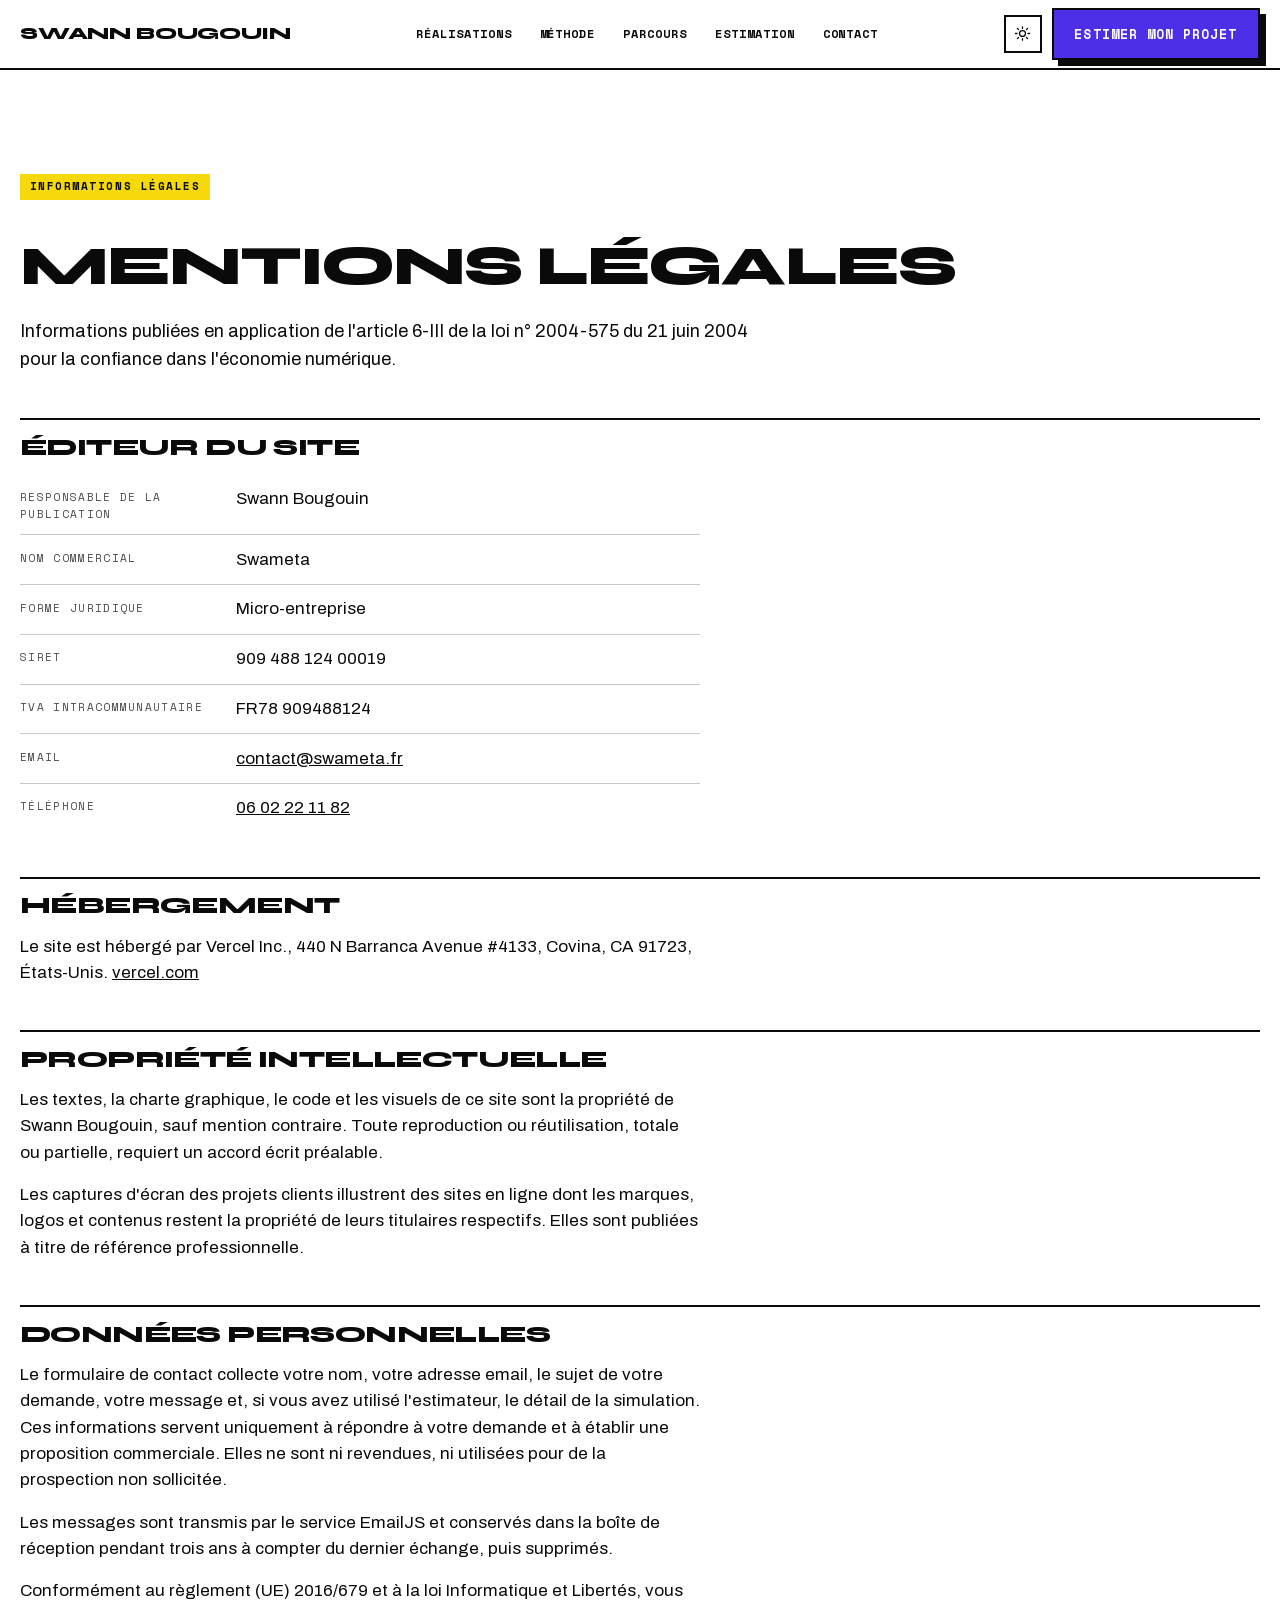
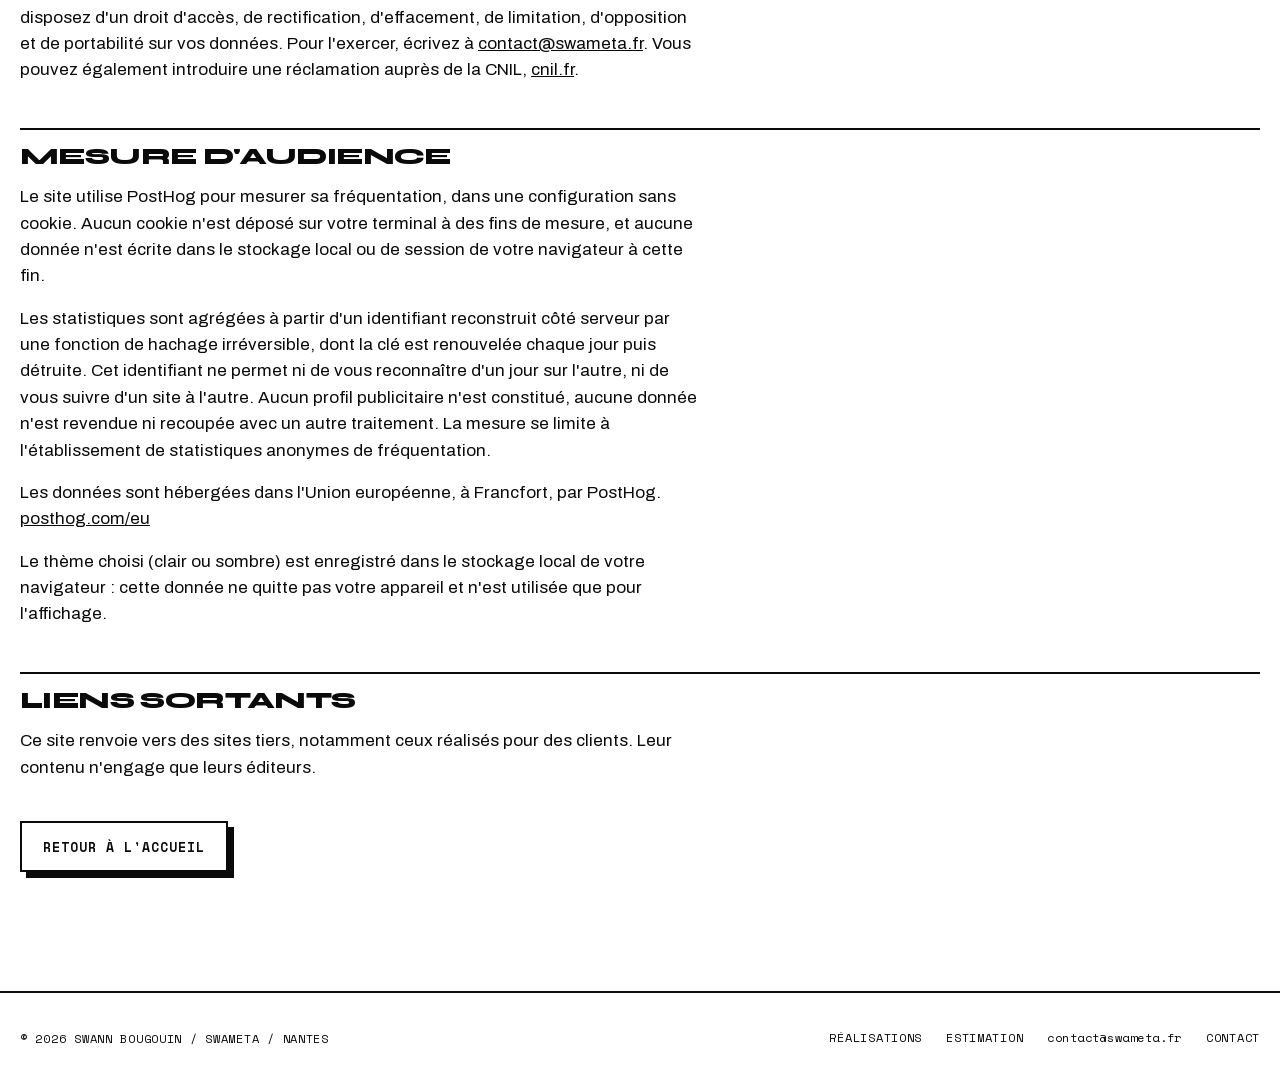
<file: mentions-legales.html>
<!DOCTYPE html>
<html lang="fr">
  <head>
    <meta charset="UTF-8" />
    <meta name="viewport" content="width=device-width, initial-scale=1" />
    <title>Mentions légales | Swann Bougouin</title>
    <meta
      name="description"
      content="Mentions légales du site swannbougou.in : éditeur, hébergeur, propriété intellectuelle, données personnelles et mesure d'audience."
    />
    <link rel="canonical" href="https://swannbougou.in/mentions-legales.html" />
    <link rel="icon" href="assets/img/logo.png" />
    <link rel="apple-touch-icon" href="assets/img/apple-touch-icon.png" />
    <meta name="theme-color" content="#ffffff" media="(prefers-color-scheme: light)" />
    <meta name="theme-color" content="#0a0a0a" media="(prefers-color-scheme: dark)" />

    <script>
      // Applique le theme avant le premier rendu pour eviter le flash.
      (function () {
        try {
          var t = localStorage.getItem("theme");
          if (t === "light" || t === "dark")
            document.documentElement.setAttribute("data-theme", t);
        } catch (e) {}
      })();
    </script>

    <link rel="preload" as="font" type="font/woff2"
      href="assets/fonts/web/syne-400_800.woff2" crossorigin />
    <link rel="preload" as="font" type="font/woff2"
      href="assets/fonts/web/archivo-400_700.woff2" crossorigin />
    <link rel="stylesheet" href="assets/css/style.css" />

    <!-- Mesure d'audience sans cookie : ni cookie, ni stockage local ou de
         session. L'identifiant est reconstruit cote serveur par un hachage
         irreversible dont la cle change chaque jour. Heberge dans l'UE. -->
    <script>
      !function(t,e){var o,n,p,r;e.__SV||(window.posthog=e,e._i=[],e.init=function(i,s,a){function g(t,e){var o=e.split(".");2==o.length&&(t=t[o[0]],e=o[1]),t[e]=function(){t.push([e].concat(Array.prototype.slice.call(arguments,0)))}}(p=t.createElement("script")).type="text/javascript",p.crossOrigin="anonymous",p.async=!0,p.src=s.api_host.replace(".i.posthog.com","-assets.i.posthog.com")+"/static/array.js",(r=t.getElementsByTagName("script")[0]).parentNode.insertBefore(p,r);var u=e;for(void 0!==a?u=e[a]=[]:a="posthog",u.people=u.people||[],u.toString=function(t){var e="posthog";return"posthog"!==a&&(e+="."+a),t||(e+=" (stub)"),e},u.people.toString=function(){return u.toString(1)+".people (stub)"},o="init capture register register_once register_for_session unregister unregister_for_session getFeatureFlag getFeatureFlagResult isFeatureEnabled reloadFeatureFlags updateEarlyAccessFeatureEnrollment getEarlyAccessFeatures on onFeatureFlags onSessionId getSurveys getActiveMatchingSurveys renderSurvey canRenderSurvey getNextSurveyStep identify setPersonProperties group resetGroups setPersonPropertiesForFlags resetPersonPropertiesForFlags setGroupPropertiesForFlags resetGroupPropertiesForFlags reset get_distinct_id getGroups get_session_id get_session_replay_url alias set_config startSessionRecording stopSessionRecording sessionRecordingStarted captureException loadToolbar get_property getSessionProperty createPersonProfile opt_in_capturing opt_out_capturing has_opted_in_capturing has_opted_out_capturing clear_opt_in_out_capturing debug".split(" "),n=0;n<o.length;n++)g(u,o[n]);e._i.push([i,s,a])},e.__SV=1)}(document,window.posthog||[]);
      posthog.init("phc_BXwB7J33LBWBARGmR7yYLdz7KM5iUtbV4jdddWYPj6Lb", {
        api_host: "https://eu.i.posthog.com",
        defaults: "2026-05-30",
        cookieless_mode: "always",
        capture_dead_clicks: false,
        capture_exceptions: false
      });
    </script>
  </head>

  <body id="top">
    <a href="#contenu" class="sr">Aller au contenu</a>

    <header class="nav" id="nav">
      <div class="nav-inner">
        <a class="brand" href="/">Swann Bougouin</a>

        <nav aria-label="Principale">
          <ul class="nav-links">
            <li><a href="/#travaux">Réalisations</a></li>
            <li><a href="/#methode">Méthode</a></li>
            <li><a href="/#parcours">Parcours</a></li>
            <li><a href="/#estimation">Estimation</a></li>
            <li><a href="/#contact">Contact</a></li>
          </ul>
        </nav>

        <div class="nav-tools">
          <button class="icon-btn theme-toggle" id="theme-toggle" type="button" aria-label="Changer de thème">
            <svg class="sun" viewBox="0 0 24 24" fill="none" stroke="currentColor" stroke-width="1.8" stroke-linecap="round" aria-hidden="true">
              <circle cx="12" cy="12" r="4.2" />
              <path d="M12 2.6v2.2M12 19.2v2.2M4.2 12H2M22 12h-2.2M6.3 6.3 4.8 4.8M19.2 19.2l-1.5-1.5M17.7 6.3l1.5-1.5M4.8 19.2l1.5-1.5" />
            </svg>
            <svg class="moon" viewBox="0 0 24 24" fill="none" stroke="currentColor" stroke-width="1.8" stroke-linecap="round" stroke-linejoin="round" aria-hidden="true">
              <path d="M20.5 14.3A8.5 8.5 0 1 1 9.7 3.5a6.8 6.8 0 0 0 10.8 10.8Z" />
            </svg>
          </button>
          <a class="btn btn-solid" href="/#estimation">Estimer mon projet</a>
        </div>
      </div>
    </header>

    <main id="contenu">
      <section class="band legal">
        <div class="shell">
          <span class="case-label">Informations légales</span>
          <h1>Mentions légales</h1>
          <p class="lede">
            Informations publiées en application de l'article 6-III de la loi
            n° 2004-575 du 21 juin 2004 pour la confiance dans l'économie
            numérique.
          </p>

          <h2>Éditeur du site</h2>
          <dl class="legal-list">
            <div><dt>Responsable de la publication</dt><dd>Swann Bougouin</dd></div>
            <div><dt>Nom commercial</dt><dd>Swameta</dd></div>
            <div><dt>Forme juridique</dt><dd>Micro-entreprise</dd></div>
            <div><dt>SIRET</dt><dd>909 488 124 00019</dd></div>
            <div><dt>TVA intracommunautaire</dt><dd>FR78 909488124</dd></div>
            <div><dt>Email</dt><dd><a href="mailto:contact@swameta.fr">contact@swameta.fr</a></dd></div>
            <div><dt>Téléphone</dt><dd><a href="tel:+33602221182">06 02 22 11 82</a></dd></div>
          </dl>

          <h2>Hébergement</h2>
          <p>
            Le site est hébergé par Vercel Inc., 440 N Barranca Avenue #4133,
            Covina, CA 91723, États-Unis.
            <a href="https://vercel.com" target="_blank" rel="noopener">vercel.com</a>
          </p>

          <h2>Propriété intellectuelle</h2>
          <p>
            Les textes, la charte graphique, le code et les visuels de ce site
            sont la propriété de Swann Bougouin, sauf mention contraire. Toute
            reproduction ou réutilisation, totale ou partielle, requiert un
            accord écrit préalable.
          </p>
          <p>
            Les captures d'écran des projets clients illustrent des sites en
            ligne dont les marques, logos et contenus restent la propriété de
            leurs titulaires respectifs. Elles sont publiées à titre de
            référence professionnelle.
          </p>

          <h2>Données personnelles</h2>
          <p>
            Le formulaire de contact collecte votre nom, votre adresse email,
            le sujet de votre demande, votre message et, si vous avez utilisé
            l'estimateur, le détail de la simulation. Ces informations servent
            uniquement à répondre à votre demande et à établir une proposition
            commerciale. Elles ne sont ni revendues, ni utilisées pour de la
            prospection non sollicitée.
          </p>
          <p>
            Les messages sont transmis par le service EmailJS et conservés dans
            la boîte de réception pendant trois ans à compter du dernier
            échange, puis supprimés.
          </p>
          <p>
            Conformément au règlement (UE) 2016/679 et à la loi Informatique et
            Libertés, vous disposez d'un droit d'accès, de rectification,
            d'effacement, de limitation, d'opposition et de portabilité sur vos
            données. Pour l'exercer, écrivez à
            <a href="mailto:contact@swameta.fr">contact@swameta.fr</a>. Vous
            pouvez également introduire une réclamation auprès de la CNIL,
            <a href="https://www.cnil.fr" target="_blank" rel="noopener">cnil.fr</a>.
          </p>

          <h2>Mesure d'audience</h2>
          <p>
            Le site utilise PostHog pour mesurer sa fréquentation, dans une
            configuration sans cookie. Aucun cookie n'est déposé sur votre
            terminal à des fins de mesure, et aucune donnée n'est écrite dans
            le stockage local ou de session de votre navigateur à cette fin.
          </p>
          <p>
            Les statistiques sont agrégées à partir d'un identifiant
            reconstruit côté serveur par une fonction de hachage irréversible,
            dont la clé est renouvelée chaque jour puis détruite. Cet
            identifiant ne permet ni de vous reconnaître d'un jour sur
            l'autre, ni de vous suivre d'un site à l'autre. Aucun profil
            publicitaire n'est constitué, aucune donnée n'est revendue ni
            recoupée avec un autre traitement. La mesure se limite à
            l'établissement de statistiques anonymes de fréquentation.
          </p>
          <p>
            Les données sont hébergées dans l'Union européenne, à Francfort,
            par PostHog.
            <a href="https://posthog.com/eu" target="_blank" rel="noopener">posthog.com/eu</a>
          </p>
          <p>
            Le thème choisi (clair ou sombre) est enregistré dans le stockage
            local de votre navigateur : cette donnée ne quitte pas votre
            appareil et n'est utilisée que pour l'affichage.
          </p>

          <h2>Liens sortants</h2>
          <p>
            Ce site renvoie vers des sites tiers, notamment ceux réalisés pour
            des clients. Leur contenu n'engage que leurs éditeurs.
          </p>

          <p class="legal-back">
            <a class="btn" href="/">Retour à l'accueil</a>
          </p>
        </div>
      </section>
    </main>

    <footer class="foot">
      <div class="shell foot-inner">
        <span>&copy; <span id="year">2026</span> Swann Bougouin / Swameta / Nantes</span>
        <nav aria-label="Pied de page">
          <a href="/#travaux">Réalisations</a>
          <a href="/#estimation">Estimation</a>
          <a href="mailto:contact@swameta.fr">contact@swameta.fr</a>
          <a href="/#contact">Contact</a>
        </nav>
      </div>
    </footer>

    <script src="assets/js/app.js" defer></script>
  </body>
</html>
</file>
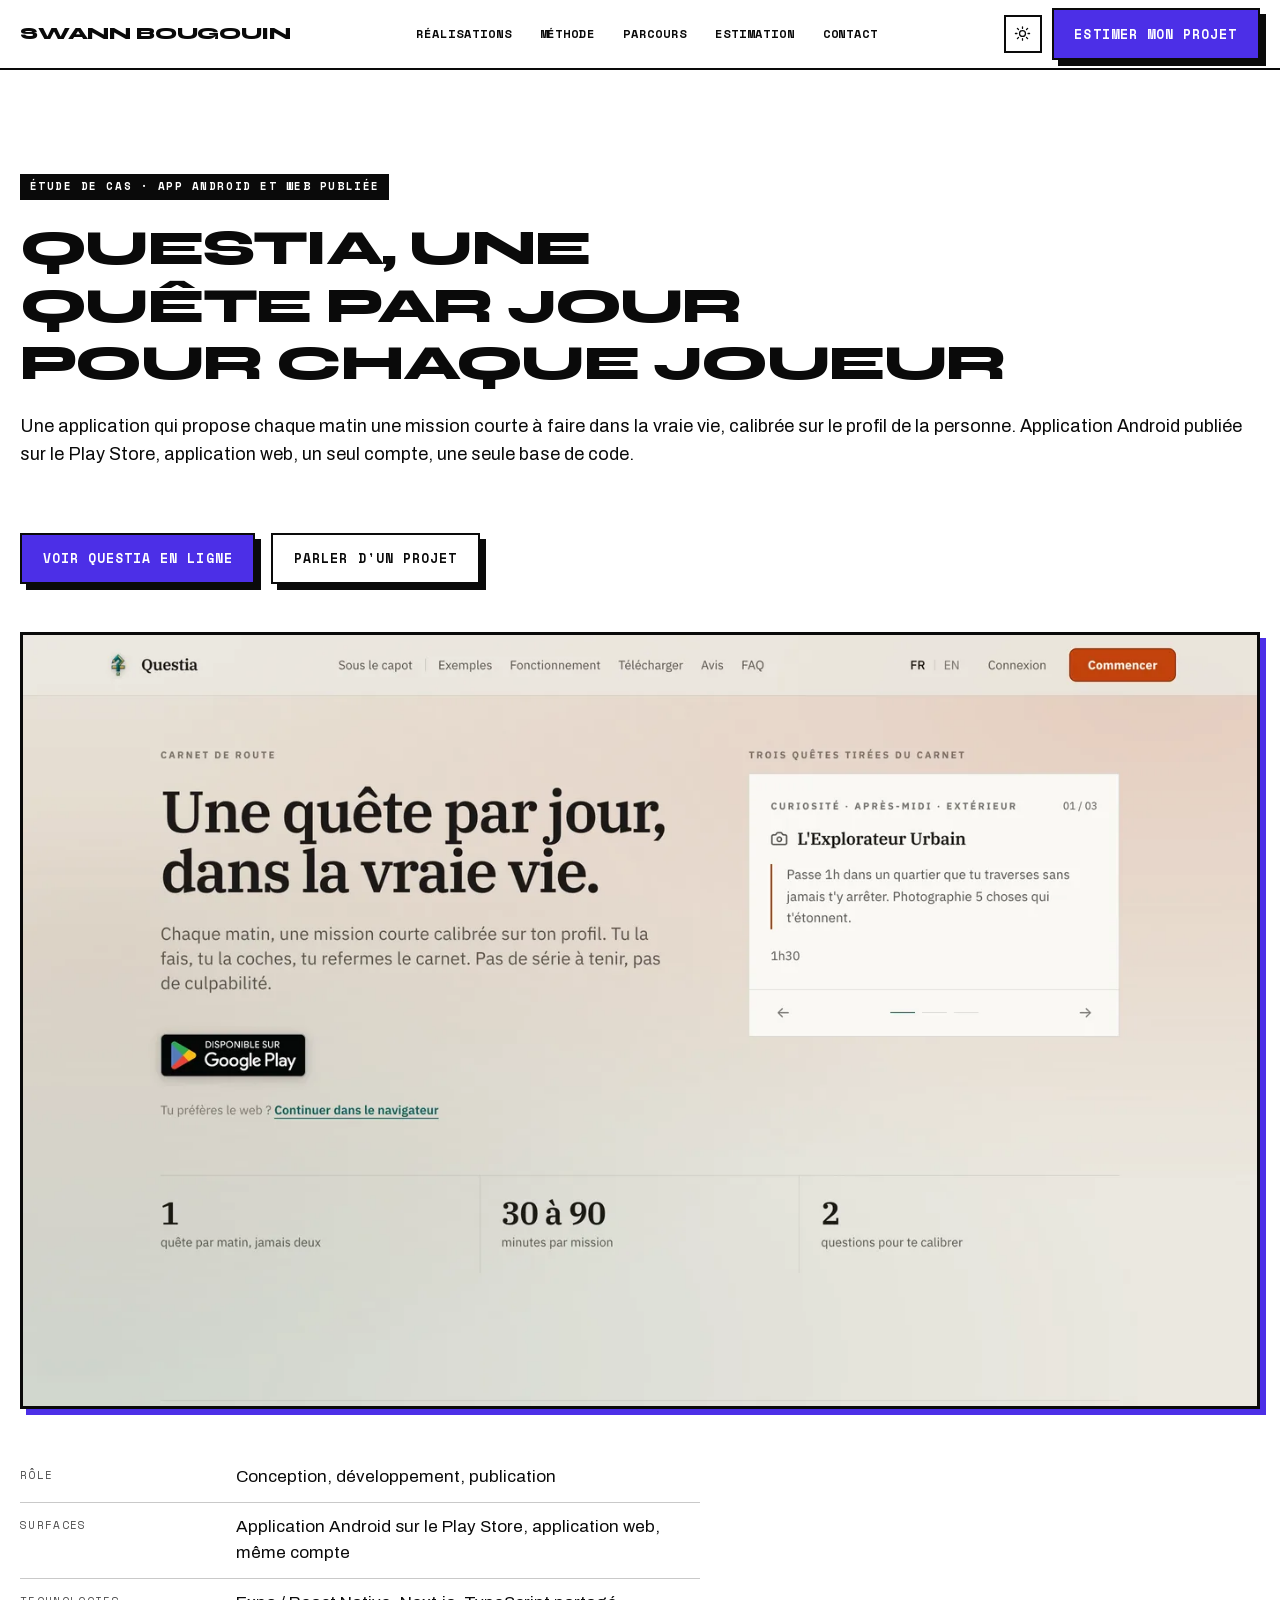
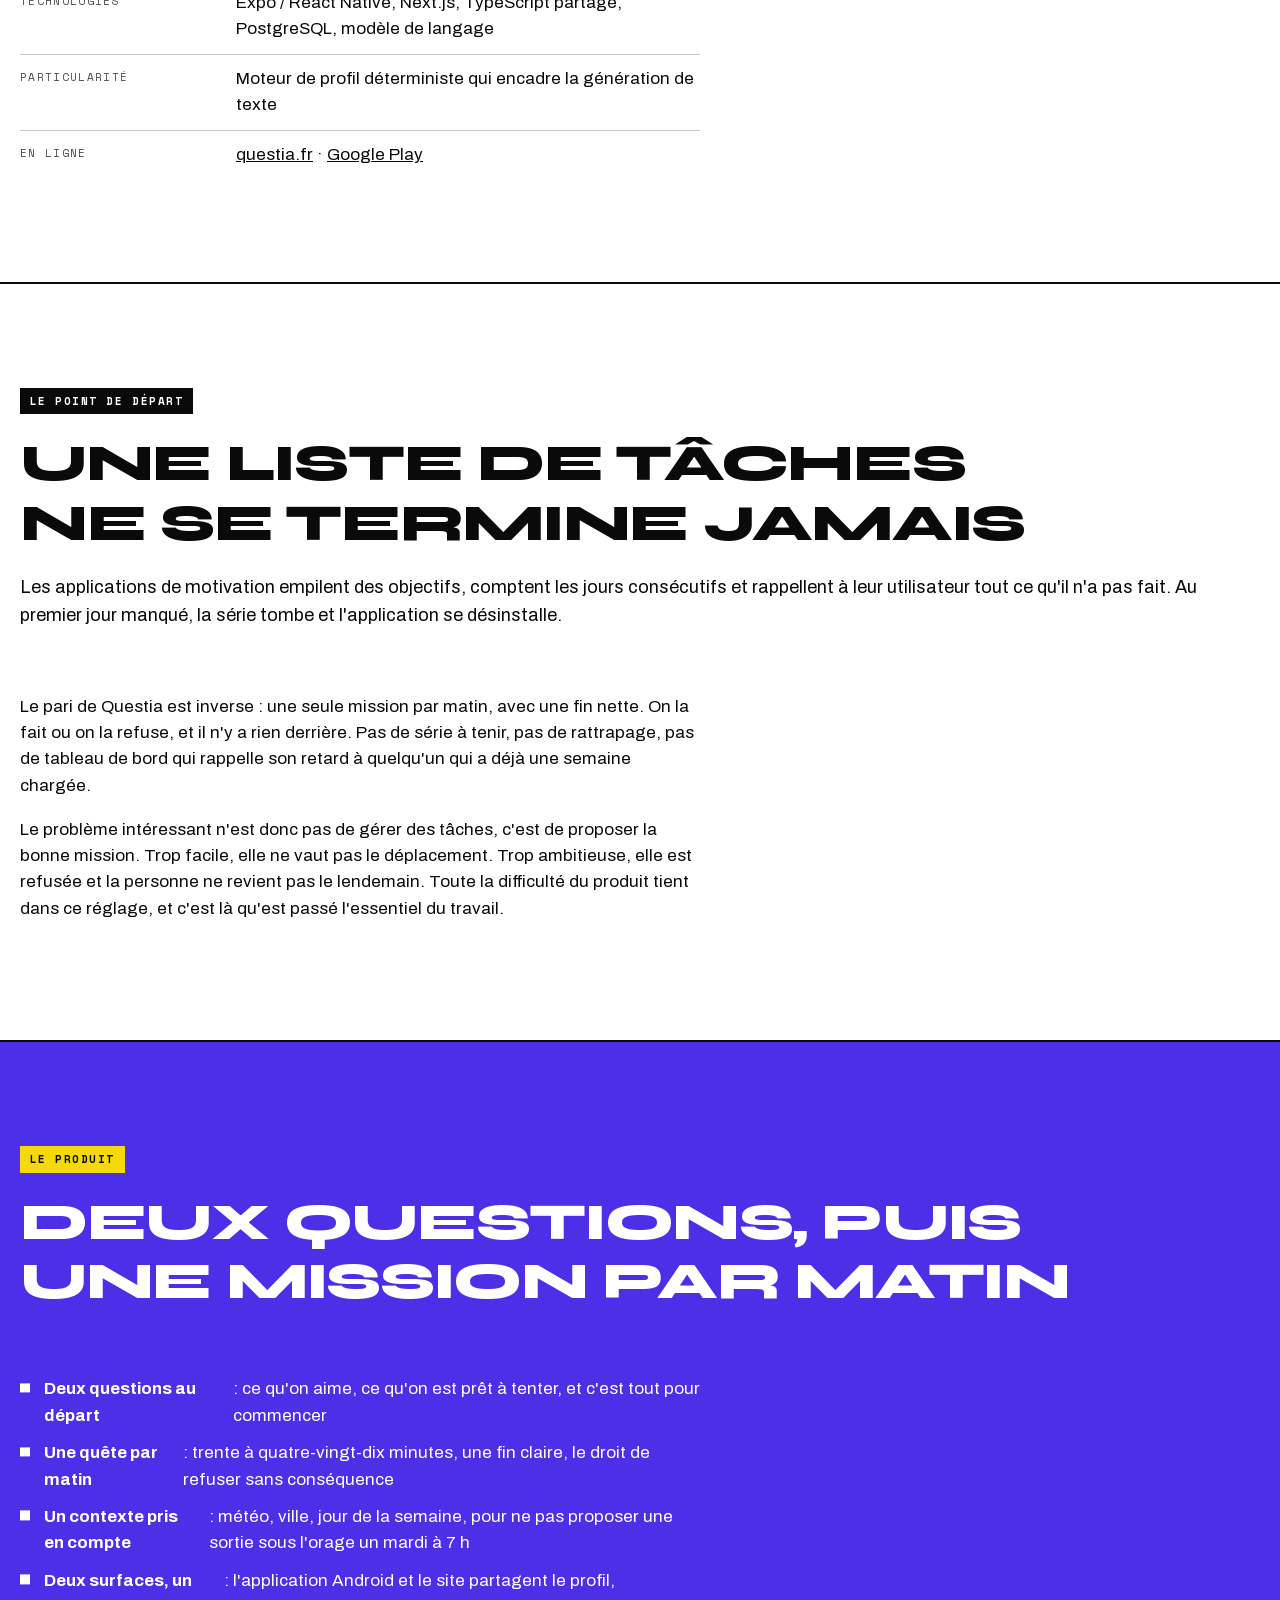
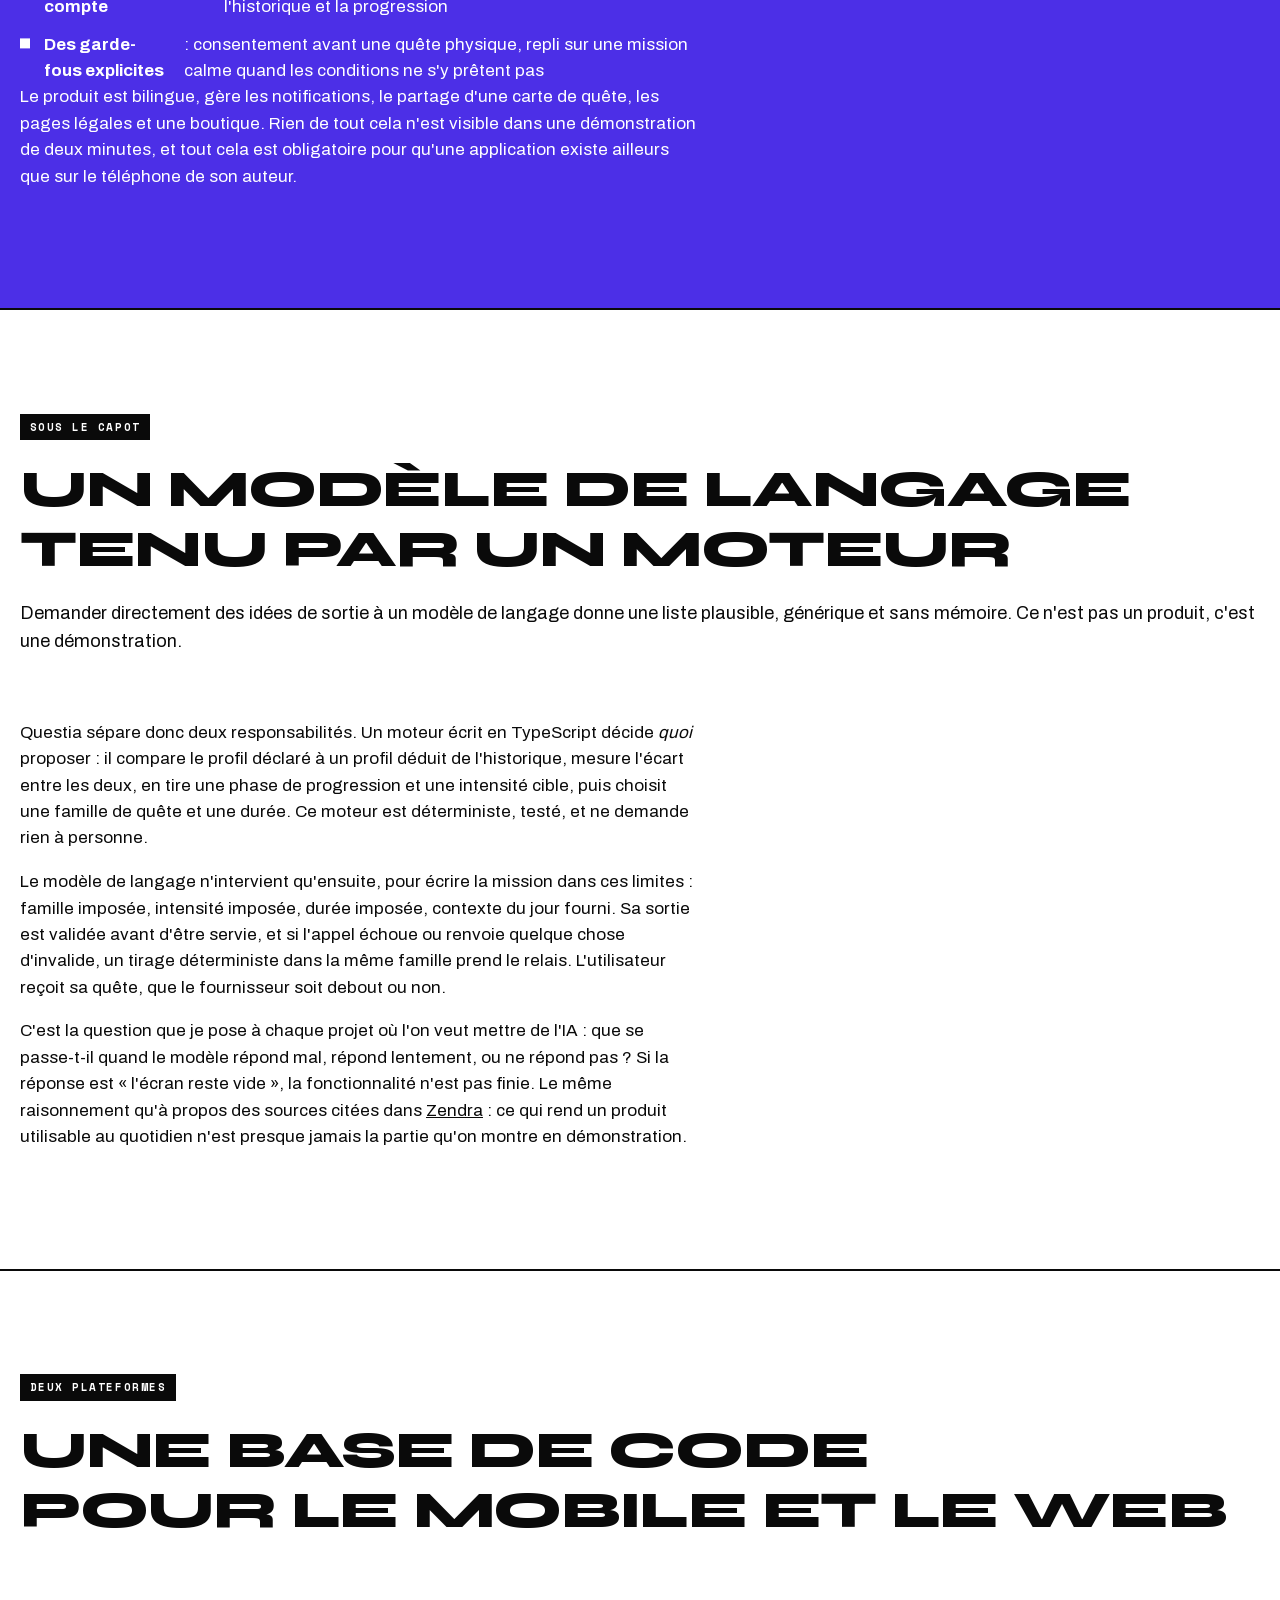
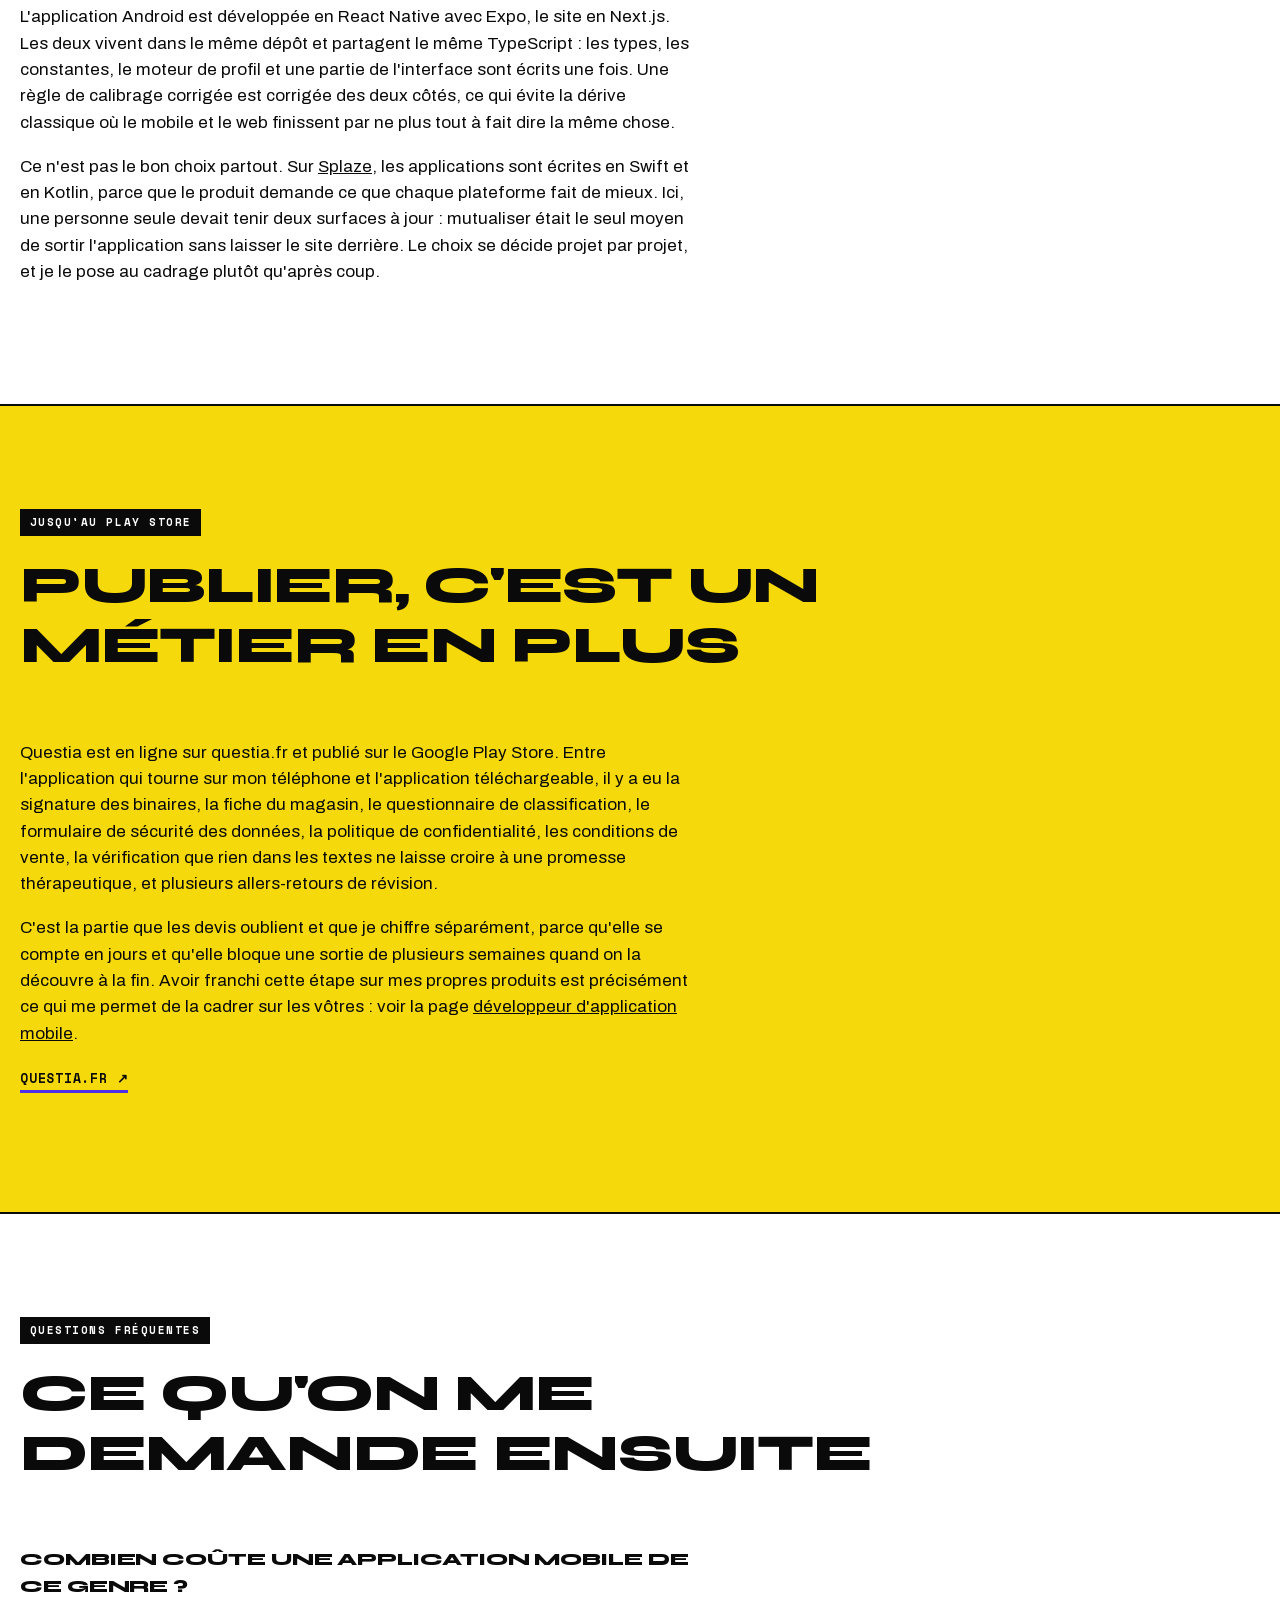
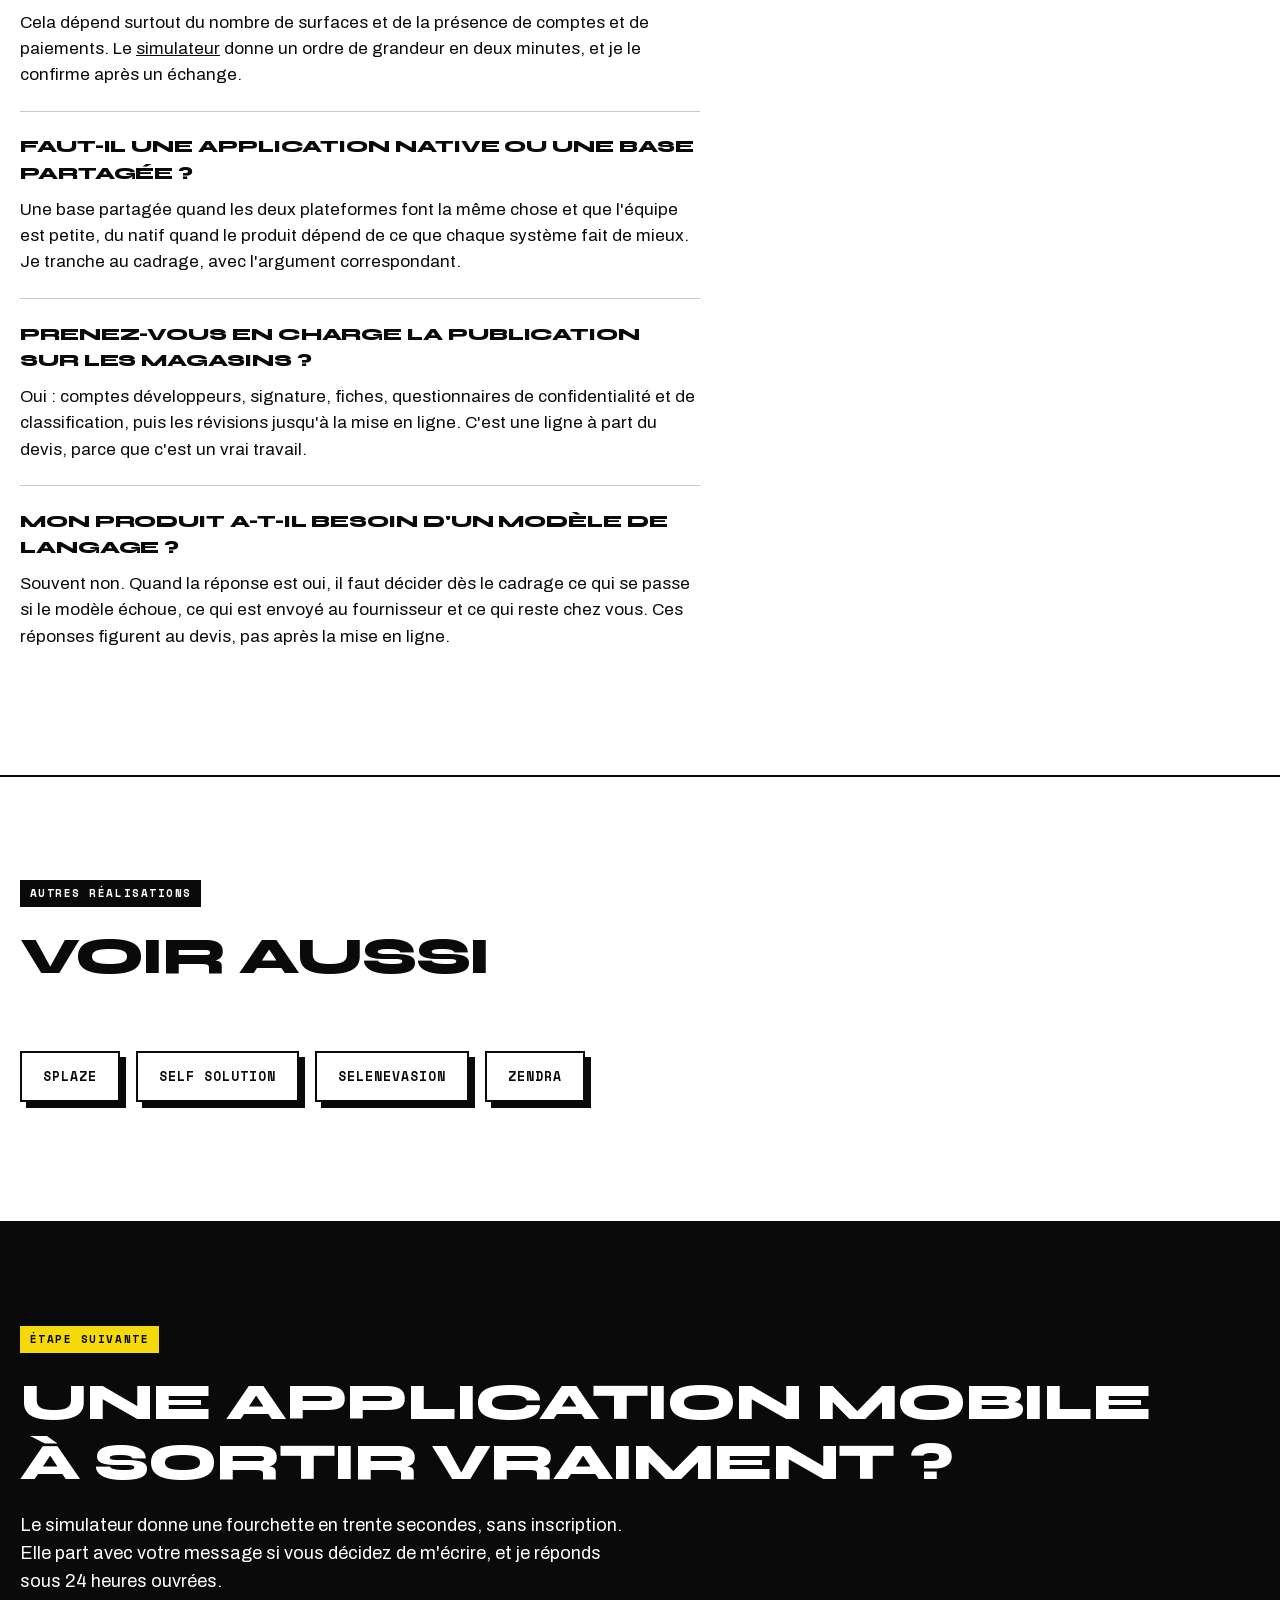
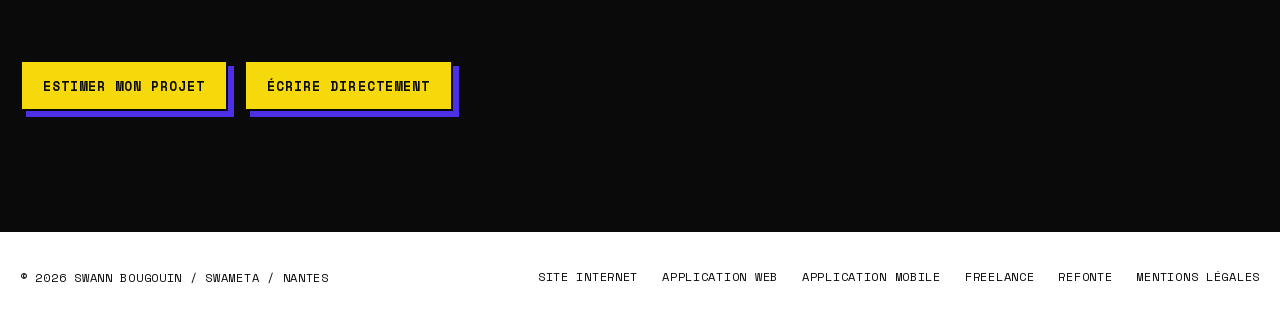
<file: realisation-questia.html>
<!DOCTYPE html>
<html lang="fr">
  <head>
<!-- Fichier genere par tools/build-pages.mjs : editez le script, pas ce fichier. -->
    <meta charset="UTF-8" />
    <meta name="viewport" content="width=device-width, initial-scale=1" />
    <title>Questia : une app Android et web conçue et publiée seul | Étude de cas</title>
    <meta name="description" content="Étude de cas Questia : une quête par jour dans la vraie vie, générée par un moteur de profil et un modèle de langage encadré. Application Android publiée sur le Play Store et application web, même compte, code TypeScript partagé." />
    <link rel="canonical" href="https://swannbougou.in/realisation-questia.html" />
    <link rel="icon" href="assets/img/logo.png" />
    <link rel="apple-touch-icon" href="assets/img/apple-touch-icon.png" />
    <meta name="theme-color" content="#ffffff" media="(prefers-color-scheme: light)" />
    <meta name="theme-color" content="#0a0a0a" media="(prefers-color-scheme: dark)" />

    <meta property="og:type" content="website" />
    <meta property="og:locale" content="fr_FR" />
    <meta property="og:site_name" content="Swann Bougouin" />
    <meta property="og:title" content="Questia : une app Android et web conçue et publiée seul | Étude de cas" />
    <meta property="og:description" content="Étude de cas Questia : une quête par jour dans la vraie vie, générée par un moteur de profil et un modèle de langage encadré. Application Android publiée sur le Play Store et application web, même compte, code TypeScript partagé." />
    <meta property="og:url" content="https://swannbougou.in/realisation-questia.html" />
    <meta property="og:image" content="https://swannbougou.in/assets/img/cover.png" />
    <meta name="twitter:card" content="summary_large_image" />

    <script type="application/ld+json">
      {
        "@context": "https://schema.org",
        "@graph": [
          {
            "@type": "BreadcrumbList",
            "itemListElement": [
              { "@type": "ListItem", "position": 1, "name": "Accueil", "item": "https://swannbougou.in/" },
              { "@type": "ListItem", "position": 2, "name": "Réalisations", "item": "https://swannbougou.in/#travaux" },
              { "@type": "ListItem", "position": 3, "name": "Questia", "item": "https://swannbougou.in/realisation-questia.html" }
            ]
          },
          {
            "@type": "CreativeWork",
            "name": "Questia",
            "headline": "Questia",
            "description": "Étude de cas Questia : une quête par jour dans la vraie vie, générée par un moteur de profil et un modèle de langage encadré. Application Android publiée sur le Play Store et application web, même compte, code TypeScript partagé.",
            "url": "https://swannbougou.in/realisation-questia.html",
            "inLanguage": "fr-FR",
            "author": {
              "@type": "ProfessionalService",
              "name": "Swameta",
              "alternateName": "Swann Bougouin",
              "url": "https://swannbougou.in/",
              "email": "contact@swameta.fr",
              "telephone": "+33602221182",
              "address": { "@type": "PostalAddress", "addressLocality": "Nantes", "addressCountry": "FR" }
            },
            "about": {
              "@type": "SoftwareApplication",
              "name": "Questia",
              "applicationCategory": "LifestyleApplication",
              "operatingSystem": "Android, Web",
              "url": "https://questia.fr"
            }
          }
        ]
      }
    </script>

    <script>
      // Applique le theme avant le premier rendu pour eviter le flash.
      (function () {
        try {
          var t = localStorage.getItem("theme");
          if (t === "light" || t === "dark")
            document.documentElement.setAttribute("data-theme", t);
        } catch (e) {}
      })();
    </script>

    <link rel="preload" as="font" type="font/woff2"
      href="assets/fonts/web/syne-400_800.woff2" crossorigin />
    <link rel="preload" as="font" type="font/woff2"
      href="assets/fonts/web/archivo-400_700.woff2" crossorigin />
    <link rel="stylesheet" href="assets/css/style.css" />

    <!-- Mesure d'audience sans cookie : ni cookie, ni stockage local ou de
         session. L'identifiant est reconstruit cote serveur par un hachage
         irreversible dont la cle change chaque jour. Heberge dans l'UE. -->
    <script>
      !function(t,e){var o,n,p,r;e.__SV||(window.posthog=e,e._i=[],e.init=function(i,s,a){function g(t,e){var o=e.split(".");2==o.length&&(t=t[o[0]],e=o[1]),t[e]=function(){t.push([e].concat(Array.prototype.slice.call(arguments,0)))}}(p=t.createElement("script")).type="text/javascript",p.crossOrigin="anonymous",p.async=!0,p.src=s.api_host.replace(".i.posthog.com","-assets.i.posthog.com")+"/static/array.js",(r=t.getElementsByTagName("script")[0]).parentNode.insertBefore(p,r);var u=e;for(void 0!==a?u=e[a]=[]:a="posthog",u.people=u.people||[],u.toString=function(t){var e="posthog";return"posthog"!==a&&(e+="."+a),t||(e+=" (stub)"),e},u.people.toString=function(){return u.toString(1)+".people (stub)"},o="init capture register register_once register_for_session unregister unregister_for_session getFeatureFlag getFeatureFlagResult isFeatureEnabled reloadFeatureFlags updateEarlyAccessFeatureEnrollment getEarlyAccessFeatures on onFeatureFlags onSessionId getSurveys getActiveMatchingSurveys renderSurvey canRenderSurvey getNextSurveyStep identify setPersonProperties group resetGroups setPersonPropertiesForFlags resetPersonPropertiesForFlags setGroupPropertiesForFlags resetGroupPropertiesForFlags reset get_distinct_id getGroups get_session_id get_session_replay_url alias set_config startSessionRecording stopSessionRecording sessionRecordingStarted captureException loadToolbar get_property getSessionProperty createPersonProfile opt_in_capturing opt_out_capturing has_opted_in_capturing has_opted_out_capturing clear_opt_in_out_capturing debug".split(" "),n=0;n<o.length;n++)g(u,o[n]);e._i.push([i,s,a])},e.__SV=1)}(document,window.posthog||[]);
      posthog.init("phc_BXwB7J33LBWBARGmR7yYLdz7KM5iUtbV4jdddWYPj6Lb", {
        api_host: "https://eu.i.posthog.com",
        defaults: "2026-05-30",
        cookieless_mode: "always",
        capture_dead_clicks: false,
        capture_exceptions: false
      });
    </script>
  </head>

  <body id="top">
    <a href="#contenu" class="sr">Aller au contenu</a>

    <header class="nav" id="nav">
      <div class="nav-inner">
        <a class="brand" href="/">Swann Bougouin</a>

        <nav aria-label="Principale">
          <ul class="nav-links">
            <li><a href="/#travaux">Réalisations</a></li>
            <li><a href="/#methode">Méthode</a></li>
            <li><a href="/#parcours">Parcours</a></li>
            <li><a href="/#estimation">Estimation</a></li>
            <li><a href="/#contact">Contact</a></li>
          </ul>
        </nav>

        <div class="nav-tools">
          <button class="icon-btn theme-toggle" id="theme-toggle" type="button" aria-label="Changer de thème">
            <svg class="sun" viewBox="0 0 24 24" fill="none" stroke="currentColor" stroke-width="1.8" stroke-linecap="round" aria-hidden="true">
              <circle cx="12" cy="12" r="4.2" />
              <path d="M12 2.6v2.2M12 19.2v2.2M4.2 12H2M22 12h-2.2M6.3 6.3 4.8 4.8M19.2 19.2l-1.5-1.5M17.7 6.3l1.5-1.5M4.8 19.2l1.5-1.5" />
            </svg>
            <svg class="moon" viewBox="0 0 24 24" fill="none" stroke="currentColor" stroke-width="1.8" stroke-linecap="round" stroke-linejoin="round" aria-hidden="true">
              <path d="M20.5 14.3A8.5 8.5 0 1 1 9.7 3.5a6.8 6.8 0 0 0 10.8 10.8Z" />
            </svg>
          </button>
          <a class="btn btn-solid" href="/#estimation">Estimer mon projet</a>
        </div>
      </div>
    </header>

    <main id="contenu">
      <section class="band">
        <div class="shell svc">
          <div class="head" data-reveal>
            <span class="kicker">Étude de cas · App Android et web publiée</span>
            <h1>Questia, une quête par jour <br class='br-lg' />pour chaque joueur</h1>
            <p class="lede">Une application qui propose chaque matin une mission courte à faire dans la vraie vie, calibrée sur le profil de la personne. Application Android publiée sur le Play Store, application web, un seul compte, une seule base de code.</p>
          </div>
          <p class="legal-back" data-reveal>
            <a class="btn btn-solid" href="https://questia.fr" target="_blank" rel="noopener">Voir Questia en ligne</a>
            <a class="btn" href="/#contact">Parler d'un projet</a>
          </p>
          <div class="case-shot" data-reveal>
            <img src="assets/img/questia.webp"
              srcset="assets/img/questia-700.webp 700w, assets/img/questia-1000.webp 1000w, assets/img/questia.webp 1400w"
              sizes="(min-width: 1240px) 1200px, 94vw" alt="Page d'accueil de Questia" width="1400" height="875" loading="lazy" decoding="async" />
          </div>
          <div data-reveal>
            <dl class="case-facts">
              <div><dt>Rôle</dt><dd>Conception, développement, publication</dd></div>
              <div><dt>Surfaces</dt><dd>Application Android sur le Play Store, application web, même compte</dd></div>
              <div><dt>Technologies</dt><dd>Expo / React Native, Next.js, TypeScript partagé, PostgreSQL, modèle de langage</dd></div>
              <div><dt>Particularité</dt><dd>Moteur de profil déterministe qui encadre la génération de texte</dd></div>
              <div><dt>En ligne</dt><dd><a href="https://questia.fr" target="_blank" rel="noopener">questia.fr</a> · <a href="https://play.google.com/store/apps/details?id=fr.questia.app" target="_blank" rel="noopener">Google Play</a></dd></div>
            </dl>
          </div>
        </div>
      </section>

      <section class="band">
        <div class="shell svc">
          <div class="head" data-reveal>
            <span class="kicker">Le point de départ</span>
            <h2>Une liste de tâches <br class='br-lg' />ne se termine jamais</h2>
            <p class="lede">Les applications de motivation empilent des objectifs, comptent les jours consécutifs et rappellent à leur utilisateur tout ce qu'il n'a pas fait. Au premier jour manqué, la série tombe et l'application se désinstalle.</p>
          </div>
          <div data-reveal>
            <p>
              Le pari de Questia est inverse : une seule mission par matin, avec
              une fin nette. On la fait ou on la refuse, et il n'y a rien
              derrière. Pas de série à tenir, pas de rattrapage, pas de tableau
              de bord qui rappelle son retard à quelqu'un qui a déjà une semaine
              chargée.
            </p>
            <p>
              Le problème intéressant n'est donc pas de gérer des tâches, c'est
              de proposer la bonne mission. Trop facile, elle ne vaut pas le
              déplacement. Trop ambitieuse, elle est refusée et la personne ne
              revient pas le lendemain. Toute la difficulté du produit tient
              dans ce réglage, et c'est là qu'est passé l'essentiel du travail.
            </p>
          </div>
        </div>
      </section>

      <section class="band on-violet">
        <div class="shell svc">
          <div class="head" data-reveal>
            <span class="kicker">Le produit</span>
            <h2>Deux questions, puis <br class='br-lg' />une mission par matin</h2>
          </div>
          <div data-reveal>
            <ul class="marks">
              <li><strong>Deux questions au départ</strong> : ce qu'on aime, ce qu'on est prêt à tenter, et c'est tout pour commencer</li>
              <li><strong>Une quête par matin</strong> : trente à quatre-vingt-dix minutes, une fin claire, le droit de refuser sans conséquence</li>
              <li><strong>Un contexte pris en compte</strong> : météo, ville, jour de la semaine, pour ne pas proposer une sortie sous l'orage un mardi à 7 h</li>
              <li><strong>Deux surfaces, un compte</strong> : l'application Android et le site partagent le profil, l'historique et la progression</li>
              <li><strong>Des garde-fous explicites</strong> : consentement avant une quête physique, repli sur une mission calme quand les conditions ne s'y prêtent pas</li>
            </ul>
            <p>
              Le produit est bilingue, gère les notifications, le partage d'une
              carte de quête, les pages légales et une boutique. Rien de tout
              cela n'est visible dans une démonstration de deux minutes, et tout
              cela est obligatoire pour qu'une application existe ailleurs que
              sur le téléphone de son auteur.
            </p>
          </div>
        </div>
      </section>

      <section class="band">
        <div class="shell svc">
          <div class="head" data-reveal>
            <span class="kicker">Sous le capot</span>
            <h2>Un modèle de langage <br class='br-lg' />tenu par un moteur</h2>
            <p class="lede">Demander directement des idées de sortie à un modèle de langage donne une liste plausible, générique et sans mémoire. Ce n'est pas un produit, c'est une démonstration.</p>
          </div>
          <div data-reveal>
            <p>
              Questia sépare donc deux responsabilités. Un moteur écrit en
              TypeScript décide <em>quoi</em> proposer : il compare le profil
              déclaré à un profil déduit de l'historique, mesure l'écart entre
              les deux, en tire une phase de progression et une intensité cible,
              puis choisit une famille de quête et une durée. Ce moteur est
              déterministe, testé, et ne demande rien à personne.
            </p>
            <p>
              Le modèle de langage n'intervient qu'ensuite, pour écrire la
              mission dans ces limites : famille imposée, intensité imposée,
              durée imposée, contexte du jour fourni. Sa sortie est validée
              avant d'être servie, et si l'appel échoue ou renvoie quelque chose
              d'invalide, un tirage déterministe dans la même famille prend le
              relais. L'utilisateur reçoit sa quête, que le fournisseur soit
              debout ou non.
            </p>
            <p>
              C'est la question que je pose à chaque projet où l'on veut mettre
              de l'IA : que se passe-t-il quand le modèle répond mal, répond
              lentement, ou ne répond pas ? Si la réponse est « l'écran reste
              vide », la fonctionnalité n'est pas finie. Le même raisonnement
              qu'à propos des sources citées dans
              <a href="/realisation-zendra.html">Zendra</a> : ce qui rend un
              produit utilisable au quotidien n'est presque jamais la partie
              qu'on montre en démonstration.
            </p>
          </div>
        </div>
      </section>

      <section class="band">
        <div class="shell svc">
          <div class="head" data-reveal>
            <span class="kicker">Deux plateformes</span>
            <h2>Une base de code <br class='br-lg' />pour le mobile et le web</h2>
          </div>
          <div data-reveal>
            <p>
              L'application Android est développée en React Native avec Expo, le
              site en Next.js. Les deux vivent dans le même dépôt et partagent
              le même TypeScript : les types, les constantes, le moteur de
              profil et une partie de l'interface sont écrits une fois. Une
              règle de calibrage corrigée est corrigée des deux côtés, ce qui
              évite la dérive classique où le mobile et le web finissent par ne
              plus tout à fait dire la même chose.
            </p>
            <p>
              Ce n'est pas le bon choix partout. Sur
              <a href="/realisation-splaze.html">Splaze</a>, les applications
              sont écrites en Swift et en Kotlin, parce que le produit demande
              ce que chaque plateforme fait de mieux. Ici, une personne seule
              devait tenir deux surfaces à jour : mutualiser était le seul moyen
              de sortir l'application sans laisser le site derrière. Le choix se
              décide projet par projet, et je le pose au cadrage plutôt qu'après
              coup.
            </p>
          </div>
        </div>
      </section>

      <section class="band on-jaune">
        <div class="shell svc">
          <div class="head" data-reveal>
            <span class="kicker">Jusqu'au Play Store</span>
            <h2>Publier, c'est un <br class='br-lg' />métier en plus</h2>
          </div>
          <div data-reveal>
            <p>
              Questia est en ligne sur questia.fr et publié sur le Google Play
              Store. Entre l'application qui tourne sur mon téléphone et
              l'application téléchargeable, il y a eu la signature des binaires,
              la fiche du magasin, le questionnaire de classification, le
              formulaire de sécurité des données, la politique de
              confidentialité, les conditions de vente, la vérification que rien
              dans les textes ne laisse croire à une promesse thérapeutique, et
              plusieurs allers-retours de révision.
            </p>
            <p>
              C'est la partie que les devis oublient et que je chiffre
              séparément, parce qu'elle se compte en jours et qu'elle bloque une
              sortie de plusieurs semaines quand on la découvre à la fin. Avoir
              franchi cette étape sur mes propres produits est précisément ce
              qui me permet de la cadrer sur les vôtres : voir la page
              <a href="/developpeur-application-mobile.html">développeur d'application mobile</a>.
            </p>
            <p>
              <a class="case-link" href="https://questia.fr" target="_blank" rel="noopener">questia.fr &#8599;</a>
            </p>
          </div>
        </div>
      </section>

      <section class="band">
        <div class="shell svc">
          <div class="head" data-reveal>
            <span class="kicker">Questions fréquentes</span>
            <h2>Ce qu'on me <br class='br-lg' />demande ensuite</h2>
          </div>
          <div data-reveal>
            <dl class="faq">
              <div><dt>Combien coûte une application mobile de ce genre ?</dt><dd>Cela dépend surtout du nombre de surfaces et de la présence de comptes et de paiements. Le <a href="/#estimation">simulateur</a> donne un ordre de grandeur en deux minutes, et je le confirme après un échange.</dd></div>
              <div><dt>Faut-il une application native ou une base partagée ?</dt><dd>Une base partagée quand les deux plateformes font la même chose et que l'équipe est petite, du natif quand le produit dépend de ce que chaque système fait de mieux. Je tranche au cadrage, avec l'argument correspondant.</dd></div>
              <div><dt>Prenez-vous en charge la publication sur les magasins ?</dt><dd>Oui : comptes développeurs, signature, fiches, questionnaires de confidentialité et de classification, puis les révisions jusqu'à la mise en ligne. C'est une ligne à part du devis, parce que c'est un vrai travail.</dd></div>
              <div><dt>Mon produit a-t-il besoin d'un modèle de langage ?</dt><dd>Souvent non. Quand la réponse est oui, il faut décider dès le cadrage ce qui se passe si le modèle échoue, ce qui est envoyé au fournisseur et ce qui reste chez vous. Ces réponses figurent au devis, pas après la mise en ligne.</dd></div>
            </dl>
          </div>
        </div>
      </section>

      <section class="band">
        <div class="shell svc">
          <div class="head" data-reveal>
            <span class="kicker">Autres réalisations</span>
            <h2>Voir aussi</h2>
          </div>
          <p class="legal-back" data-reveal>
            <a class="btn" href="/realisation-splaze.html">Splaze</a>
            <a class="btn" href="/realisation-selfsolution.html">Self Solution</a>
            <a class="btn" href="/realisation-selenevasions.html">SelenEvasion</a>
            <a class="btn" href="/realisation-zendra.html">Zendra</a>
          </p>
        </div>
      </section>

      <section class="band on-ink">
        <div class="shell">
          <div class="head" data-reveal>
            <span class="kicker">Étape suivante</span>
            <h2>Une application mobile <br class='br-lg' />à sortir vraiment ?</h2>
            <p class="lede">
              Le simulateur donne une fourchette en trente secondes, sans
              inscription. Elle part avec votre message si vous décidez de
              m'écrire, et je réponds sous 24 heures ouvrées.
            </p>
          </div>
          <p class="legal-back">
            <a class="btn btn-solid" href="/#estimation">Estimer mon projet</a>
            <a class="btn" href="/#contact">Écrire directement</a>
          </p>
        </div>
      </section>
    </main>

    <footer class="foot">
      <div class="shell foot-inner">
        <span>&copy; <span id="year">2026</span> Swann Bougouin / Swameta / Nantes</span>
        <nav aria-label="Pied de page">
          <a href="/creation-site-internet-nantes.html">Site internet</a>
          <a href="/creation-application-web-saas.html">Application web</a>
          <a href="/developpeur-application-mobile.html">Application mobile</a>
          <a href="/developpeur-web-freelance-nantes.html">Freelance</a>
          <a href="/refonte-site-internet.html">Refonte</a>
          <a href="/mentions-legales.html">Mentions légales</a>
        </nav>
      </div>
    </footer>

    <script src="assets/js/app.js" defer></script>
  </body>
</html>
</file>
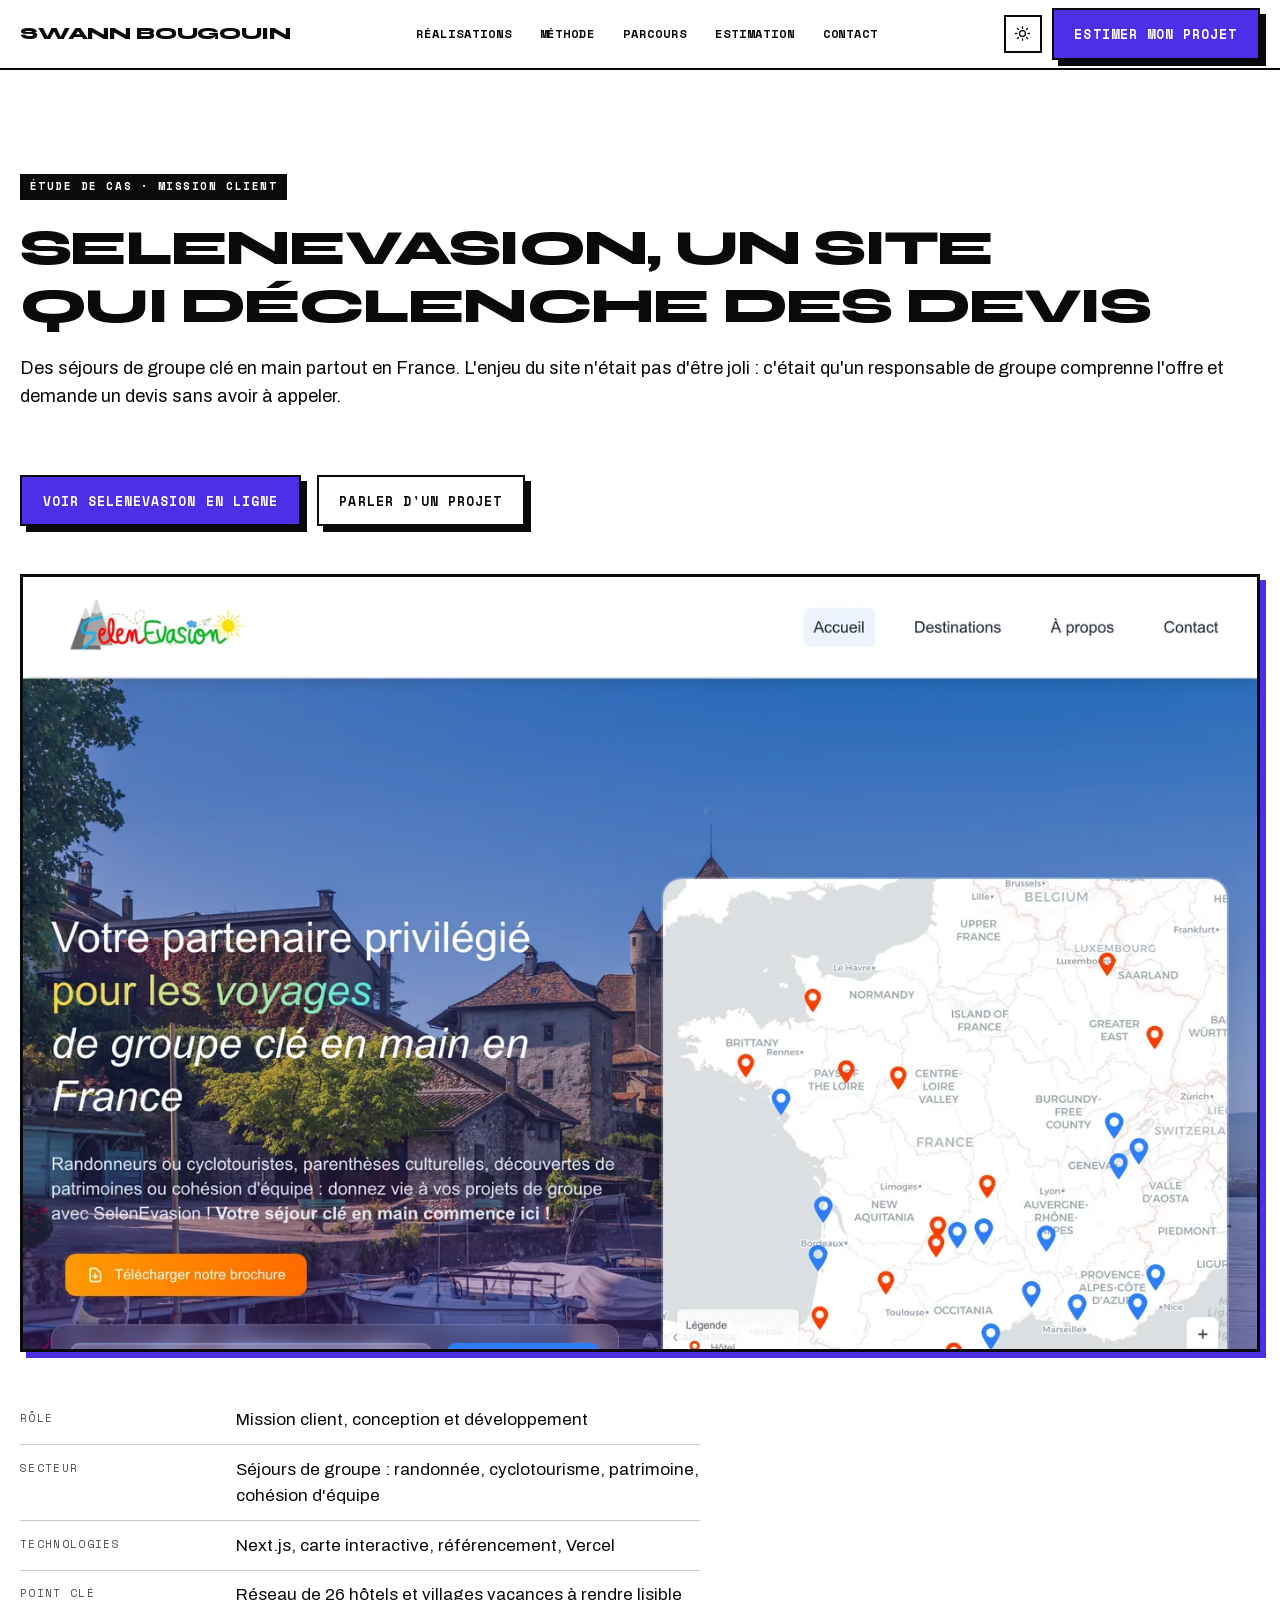
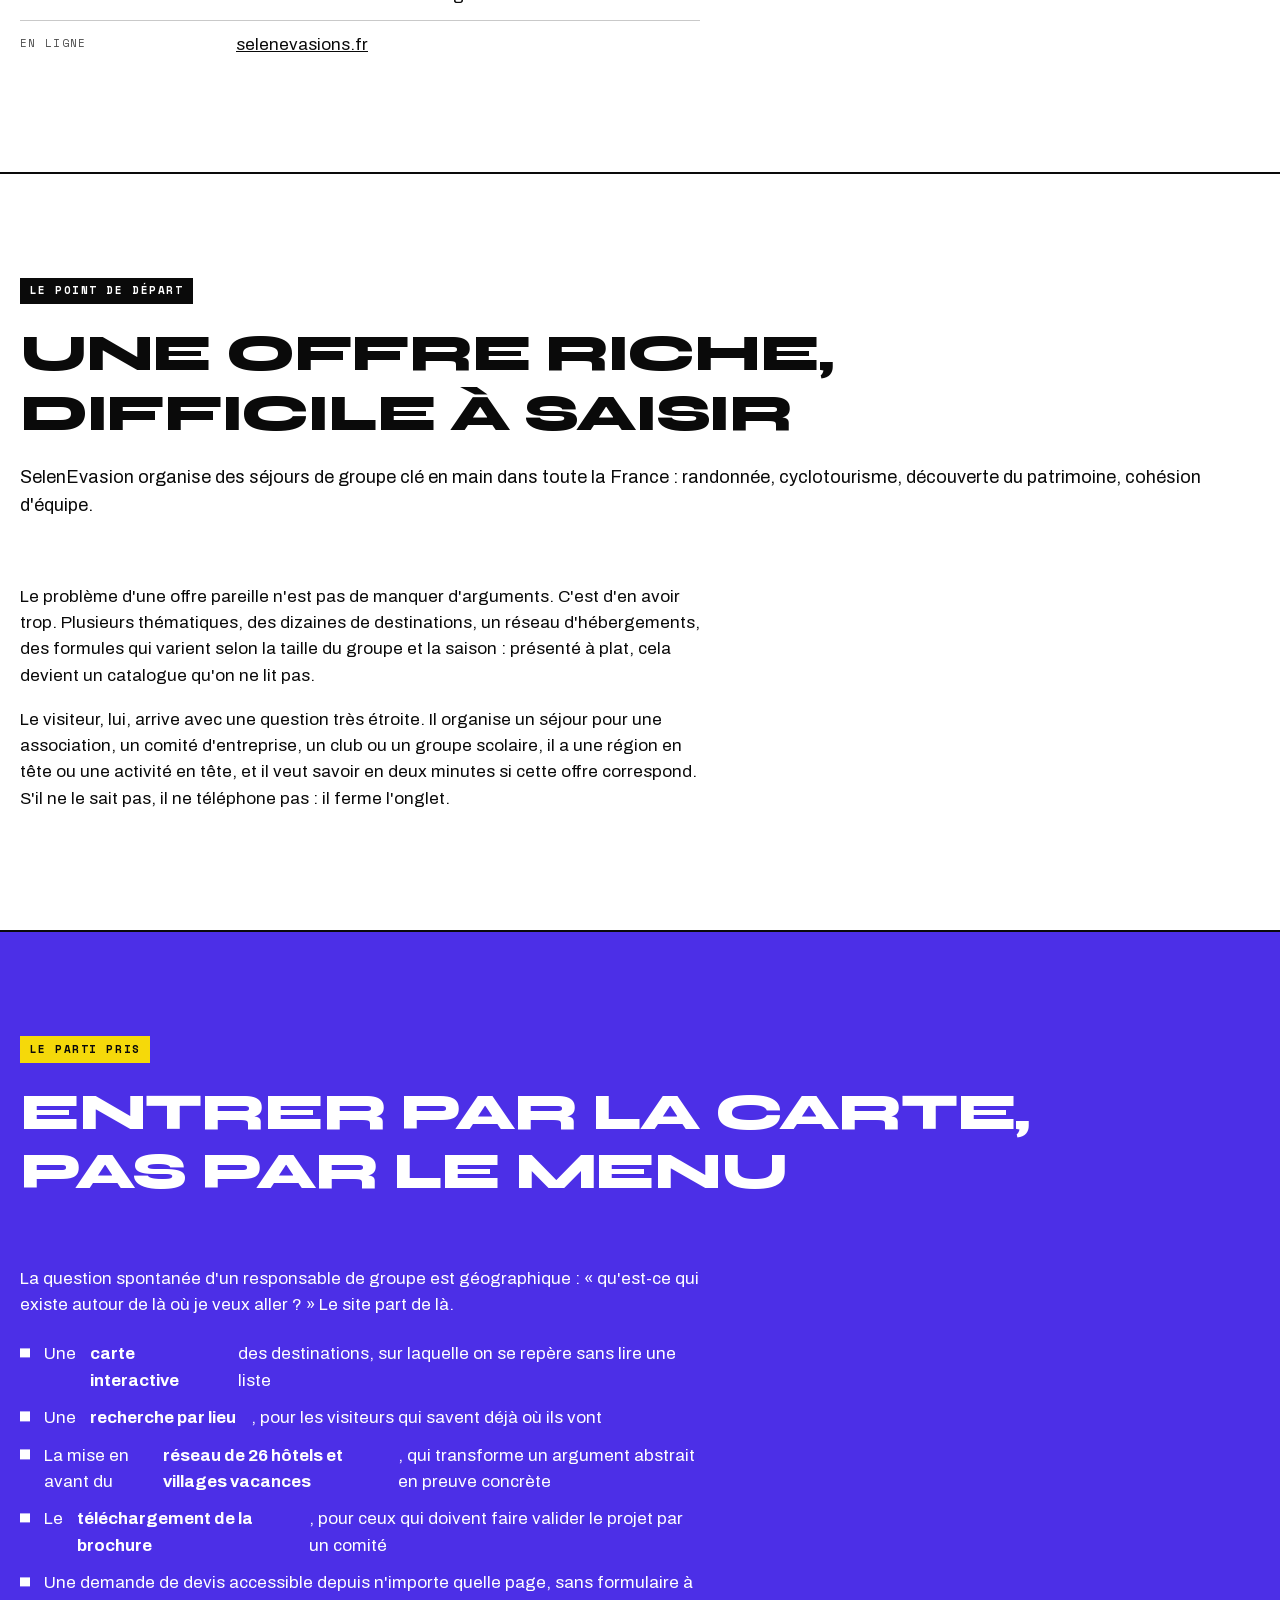
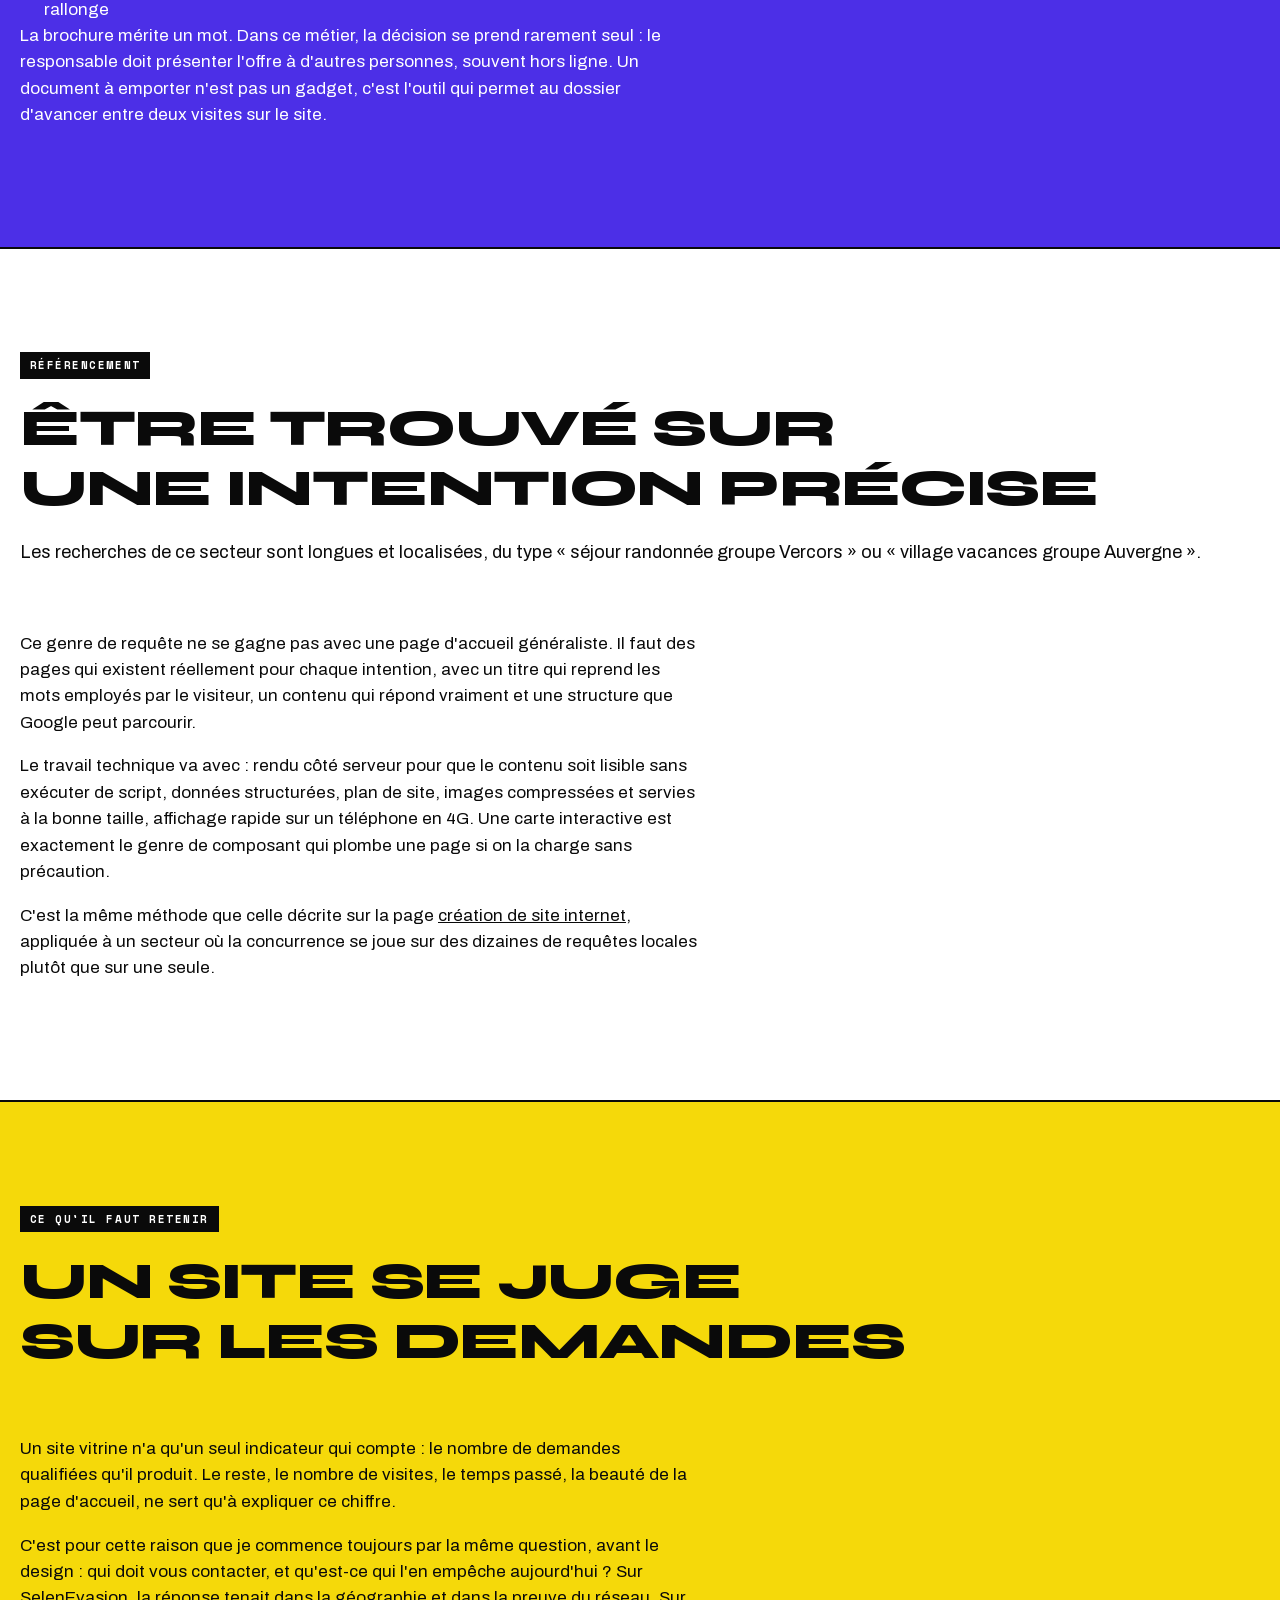
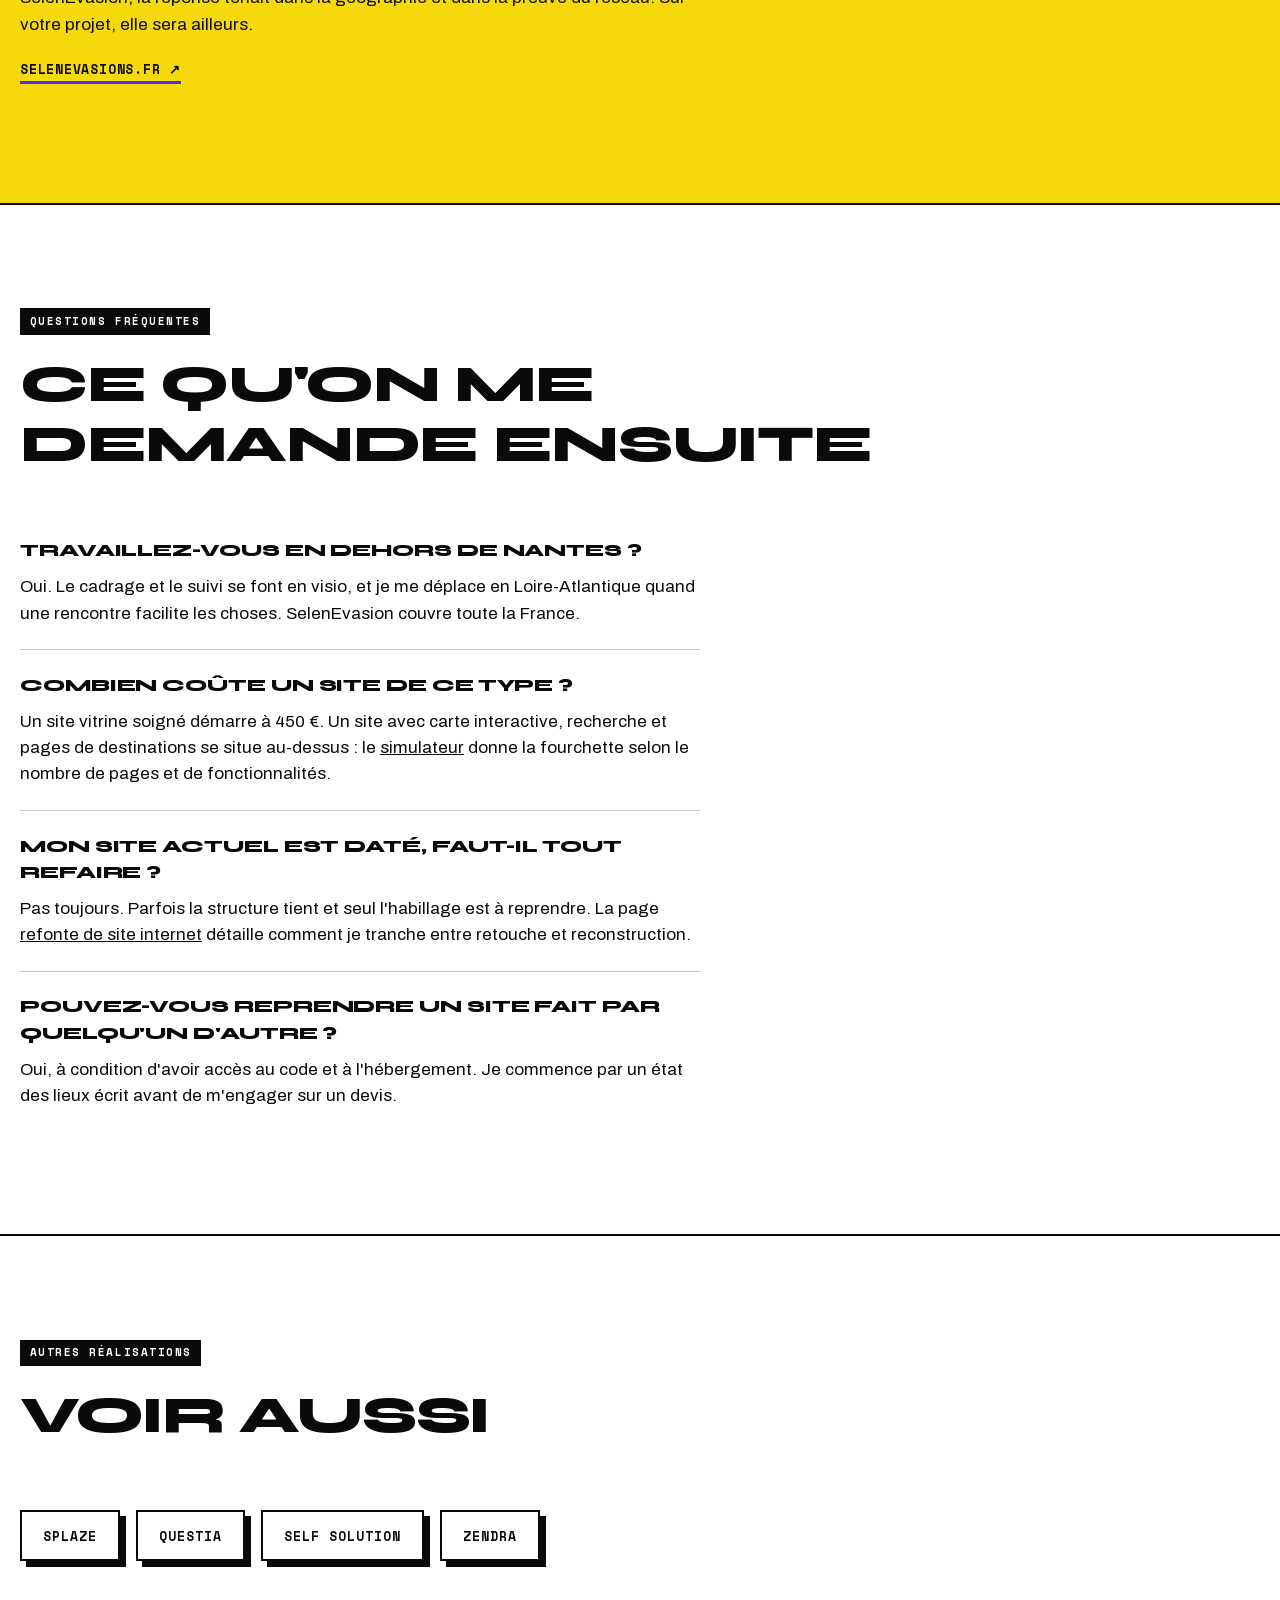
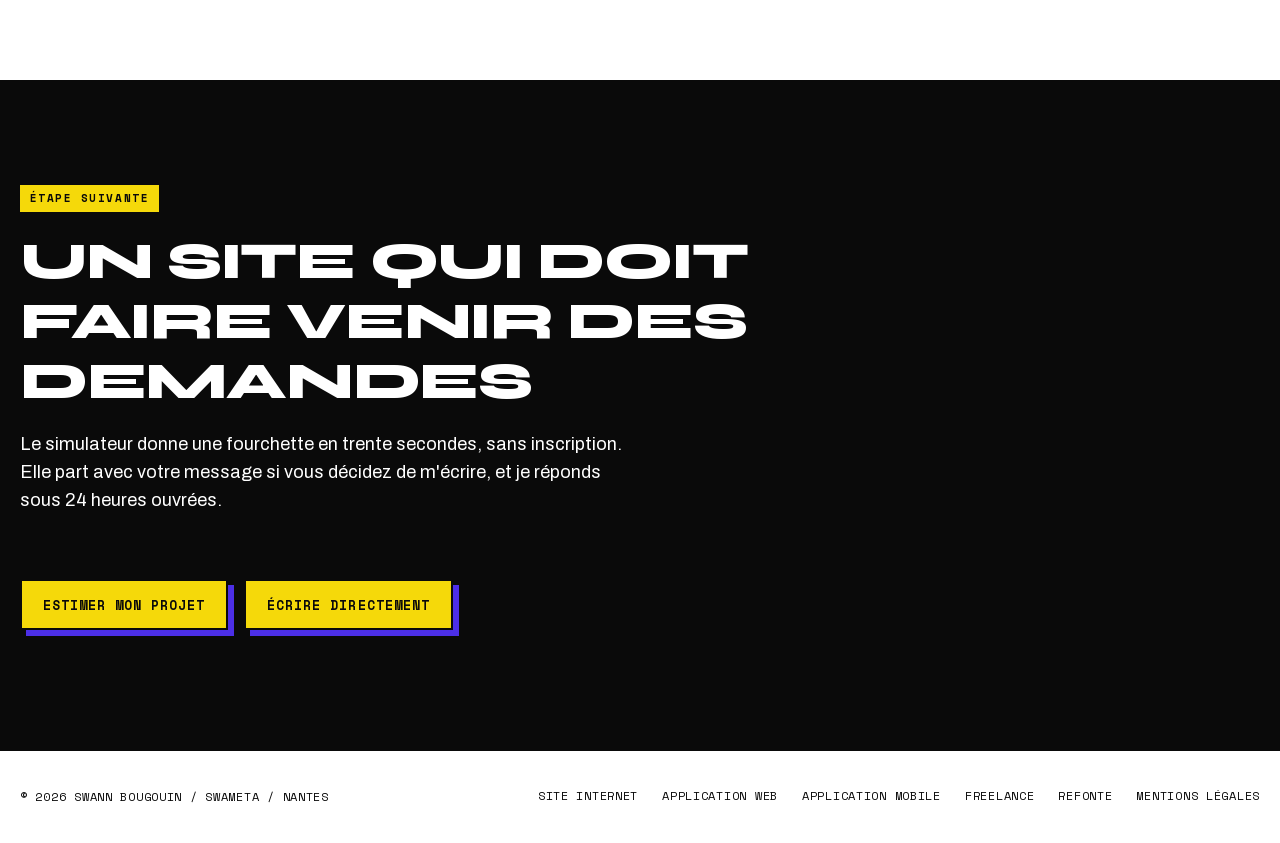
<file: realisation-selenevasions.html>
<!DOCTYPE html>
<html lang="fr">
  <head>
<!-- Fichier genere par tools/build-pages.mjs : editez le script, pas ce fichier. -->
    <meta charset="UTF-8" />
    <meta name="viewport" content="width=device-width, initial-scale=1" />
    <title>SelenEvasion : un site de séjours de groupe qui génère des devis | Étude de cas</title>
    <meta name="description" content="Étude de cas SelenEvasion : présenter des séjours de groupe partout en France avec une carte interactive, une recherche par lieu et un réseau de 26 hôtels, pour déclencher des demandes de devis." />
    <link rel="canonical" href="https://swannbougou.in/realisation-selenevasions.html" />
    <link rel="icon" href="assets/img/logo.png" />
    <link rel="apple-touch-icon" href="assets/img/apple-touch-icon.png" />
    <meta name="theme-color" content="#ffffff" media="(prefers-color-scheme: light)" />
    <meta name="theme-color" content="#0a0a0a" media="(prefers-color-scheme: dark)" />

    <meta property="og:type" content="website" />
    <meta property="og:locale" content="fr_FR" />
    <meta property="og:site_name" content="Swann Bougouin" />
    <meta property="og:title" content="SelenEvasion : un site de séjours de groupe qui génère des devis | Étude de cas" />
    <meta property="og:description" content="Étude de cas SelenEvasion : présenter des séjours de groupe partout en France avec une carte interactive, une recherche par lieu et un réseau de 26 hôtels, pour déclencher des demandes de devis." />
    <meta property="og:url" content="https://swannbougou.in/realisation-selenevasions.html" />
    <meta property="og:image" content="https://swannbougou.in/assets/img/cover.png" />
    <meta name="twitter:card" content="summary_large_image" />

    <script type="application/ld+json">
      {
        "@context": "https://schema.org",
        "@graph": [
          {
            "@type": "BreadcrumbList",
            "itemListElement": [
              { "@type": "ListItem", "position": 1, "name": "Accueil", "item": "https://swannbougou.in/" },
              { "@type": "ListItem", "position": 2, "name": "Réalisations", "item": "https://swannbougou.in/#travaux" },
              { "@type": "ListItem", "position": 3, "name": "SelenEvasion", "item": "https://swannbougou.in/realisation-selenevasions.html" }
            ]
          },
          {
            "@type": "CreativeWork",
            "name": "SelenEvasion",
            "headline": "SelenEvasion",
            "description": "Étude de cas SelenEvasion : présenter des séjours de groupe partout en France avec une carte interactive, une recherche par lieu et un réseau de 26 hôtels, pour déclencher des demandes de devis.",
            "url": "https://swannbougou.in/realisation-selenevasions.html",
            "inLanguage": "fr-FR",
            "author": {
              "@type": "ProfessionalService",
              "name": "Swameta",
              "alternateName": "Swann Bougouin",
              "url": "https://swannbougou.in/",
              "email": "contact@swameta.fr",
              "telephone": "+33602221182",
              "address": { "@type": "PostalAddress", "addressLocality": "Nantes", "addressCountry": "FR" }
            },
            "about": {
              "@type": "SoftwareApplication",
              "name": "SelenEvasion",
              "applicationCategory": "WebApplication",
              "operatingSystem": "Web",
              "url": "https://selenevasions.fr"
            }
          }
        ]
      }
    </script>

    <script>
      // Applique le theme avant le premier rendu pour eviter le flash.
      (function () {
        try {
          var t = localStorage.getItem("theme");
          if (t === "light" || t === "dark")
            document.documentElement.setAttribute("data-theme", t);
        } catch (e) {}
      })();
    </script>

    <link rel="preload" as="font" type="font/woff2"
      href="assets/fonts/web/syne-400_800.woff2" crossorigin />
    <link rel="preload" as="font" type="font/woff2"
      href="assets/fonts/web/archivo-400_700.woff2" crossorigin />
    <link rel="stylesheet" href="assets/css/style.css" />

    <!-- Mesure d'audience sans cookie : ni cookie, ni stockage local ou de
         session. L'identifiant est reconstruit cote serveur par un hachage
         irreversible dont la cle change chaque jour. Heberge dans l'UE. -->
    <script>
      !function(t,e){var o,n,p,r;e.__SV||(window.posthog=e,e._i=[],e.init=function(i,s,a){function g(t,e){var o=e.split(".");2==o.length&&(t=t[o[0]],e=o[1]),t[e]=function(){t.push([e].concat(Array.prototype.slice.call(arguments,0)))}}(p=t.createElement("script")).type="text/javascript",p.crossOrigin="anonymous",p.async=!0,p.src=s.api_host.replace(".i.posthog.com","-assets.i.posthog.com")+"/static/array.js",(r=t.getElementsByTagName("script")[0]).parentNode.insertBefore(p,r);var u=e;for(void 0!==a?u=e[a]=[]:a="posthog",u.people=u.people||[],u.toString=function(t){var e="posthog";return"posthog"!==a&&(e+="."+a),t||(e+=" (stub)"),e},u.people.toString=function(){return u.toString(1)+".people (stub)"},o="init capture register register_once register_for_session unregister unregister_for_session getFeatureFlag getFeatureFlagResult isFeatureEnabled reloadFeatureFlags updateEarlyAccessFeatureEnrollment getEarlyAccessFeatures on onFeatureFlags onSessionId getSurveys getActiveMatchingSurveys renderSurvey canRenderSurvey getNextSurveyStep identify setPersonProperties group resetGroups setPersonPropertiesForFlags resetPersonPropertiesForFlags setGroupPropertiesForFlags resetGroupPropertiesForFlags reset get_distinct_id getGroups get_session_id get_session_replay_url alias set_config startSessionRecording stopSessionRecording sessionRecordingStarted captureException loadToolbar get_property getSessionProperty createPersonProfile opt_in_capturing opt_out_capturing has_opted_in_capturing has_opted_out_capturing clear_opt_in_out_capturing debug".split(" "),n=0;n<o.length;n++)g(u,o[n]);e._i.push([i,s,a])},e.__SV=1)}(document,window.posthog||[]);
      posthog.init("phc_BXwB7J33LBWBARGmR7yYLdz7KM5iUtbV4jdddWYPj6Lb", {
        api_host: "https://eu.i.posthog.com",
        defaults: "2026-05-30",
        cookieless_mode: "always",
        capture_dead_clicks: false,
        capture_exceptions: false
      });
    </script>
  </head>

  <body id="top">
    <a href="#contenu" class="sr">Aller au contenu</a>

    <header class="nav" id="nav">
      <div class="nav-inner">
        <a class="brand" href="/">Swann Bougouin</a>

        <nav aria-label="Principale">
          <ul class="nav-links">
            <li><a href="/#travaux">Réalisations</a></li>
            <li><a href="/#methode">Méthode</a></li>
            <li><a href="/#parcours">Parcours</a></li>
            <li><a href="/#estimation">Estimation</a></li>
            <li><a href="/#contact">Contact</a></li>
          </ul>
        </nav>

        <div class="nav-tools">
          <button class="icon-btn theme-toggle" id="theme-toggle" type="button" aria-label="Changer de thème">
            <svg class="sun" viewBox="0 0 24 24" fill="none" stroke="currentColor" stroke-width="1.8" stroke-linecap="round" aria-hidden="true">
              <circle cx="12" cy="12" r="4.2" />
              <path d="M12 2.6v2.2M12 19.2v2.2M4.2 12H2M22 12h-2.2M6.3 6.3 4.8 4.8M19.2 19.2l-1.5-1.5M17.7 6.3l1.5-1.5M4.8 19.2l1.5-1.5" />
            </svg>
            <svg class="moon" viewBox="0 0 24 24" fill="none" stroke="currentColor" stroke-width="1.8" stroke-linecap="round" stroke-linejoin="round" aria-hidden="true">
              <path d="M20.5 14.3A8.5 8.5 0 1 1 9.7 3.5a6.8 6.8 0 0 0 10.8 10.8Z" />
            </svg>
          </button>
          <a class="btn btn-solid" href="/#estimation">Estimer mon projet</a>
        </div>
      </div>
    </header>

    <main id="contenu">
      <section class="band">
        <div class="shell svc">
          <div class="head" data-reveal>
            <span class="kicker">Étude de cas · Mission client</span>
            <h1>SelenEvasion, un site <br class='br-lg' />qui déclenche des devis</h1>
            <p class="lede">Des séjours de groupe clé en main partout en France. L'enjeu du site n'était pas d'être joli : c'était qu'un responsable de groupe comprenne l'offre et demande un devis sans avoir à appeler.</p>
          </div>
          <p class="legal-back" data-reveal>
            <a class="btn btn-solid" href="https://selenevasions.fr" target="_blank" rel="noopener">Voir SelenEvasion en ligne</a>
            <a class="btn" href="/#contact">Parler d'un projet</a>
          </p>
          <div class="case-shot" data-reveal>
            <img src="assets/img/selenevasions.webp"
              srcset="assets/img/selenevasions-700.webp 700w, assets/img/selenevasions-1000.webp 1000w, assets/img/selenevasions.webp 1400w"
              sizes="(min-width: 1240px) 1200px, 94vw" alt="Page d'accueil de SelenEvasion" width="1400" height="875" loading="lazy" decoding="async" />
          </div>
          <div data-reveal>
            <dl class="case-facts">
              <div><dt>Rôle</dt><dd>Mission client, conception et développement</dd></div>
              <div><dt>Secteur</dt><dd>Séjours de groupe : randonnée, cyclotourisme, patrimoine, cohésion d'équipe</dd></div>
              <div><dt>Technologies</dt><dd>Next.js, carte interactive, référencement, Vercel</dd></div>
              <div><dt>Point clé</dt><dd>Réseau de 26 hôtels et villages vacances à rendre lisible</dd></div>
              <div><dt>En ligne</dt><dd><a href="https://selenevasions.fr" target="_blank" rel="noopener">selenevasions.fr</a></dd></div>
            </dl>
          </div>
        </div>
      </section>

      <section class="band">
        <div class="shell svc">
          <div class="head" data-reveal>
            <span class="kicker">Le point de départ</span>
            <h2>Une offre riche, <br class='br-lg' />difficile à saisir</h2>
            <p class="lede">SelenEvasion organise des séjours de groupe clé en main dans toute la France : randonnée, cyclotourisme, découverte du patrimoine, cohésion d'équipe.</p>
          </div>
          <div data-reveal>
            <p>
              Le problème d'une offre pareille n'est pas de manquer d'arguments.
              C'est d'en avoir trop. Plusieurs thématiques, des dizaines de
              destinations, un réseau d'hébergements, des formules qui varient
              selon la taille du groupe et la saison : présenté à plat, cela
              devient un catalogue qu'on ne lit pas.
            </p>
            <p>
              Le visiteur, lui, arrive avec une question très étroite. Il
              organise un séjour pour une association, un comité d'entreprise,
              un club ou un groupe scolaire, il a une région en tête ou une
              activité en tête, et il veut savoir en deux minutes si cette offre
              correspond. S'il ne le sait pas, il ne téléphone pas : il ferme
              l'onglet.
            </p>
          </div>
        </div>
      </section>

      <section class="band on-violet">
        <div class="shell svc">
          <div class="head" data-reveal>
            <span class="kicker">Le parti pris</span>
            <h2>Entrer par la carte, <br class='br-lg' />pas par le menu</h2>
          </div>
          <div data-reveal>
            <p>
              La question spontanée d'un responsable de groupe est
              géographique : « qu'est-ce qui existe autour de là où je veux
              aller ? » Le site part de là.
            </p>
            <ul class="marks">
              <li>Une <strong>carte interactive</strong> des destinations, sur laquelle on se repère sans lire une liste</li>
              <li>Une <strong>recherche par lieu</strong>, pour les visiteurs qui savent déjà où ils vont</li>
              <li>La mise en avant du <strong>réseau de 26 hôtels et villages vacances</strong>, qui transforme un argument abstrait en preuve concrète</li>
              <li>Le <strong>téléchargement de la brochure</strong>, pour ceux qui doivent faire valider le projet par un comité</li>
              <li>Une demande de devis accessible depuis n'importe quelle page, sans formulaire à rallonge</li>
            </ul>
            <p>
              La brochure mérite un mot. Dans ce métier, la décision se prend
              rarement seul : le responsable doit présenter l'offre à d'autres
              personnes, souvent hors ligne. Un document à emporter n'est pas un
              gadget, c'est l'outil qui permet au dossier d'avancer entre deux
              visites sur le site.
            </p>
          </div>
        </div>
      </section>

      <section class="band">
        <div class="shell svc">
          <div class="head" data-reveal>
            <span class="kicker">Référencement</span>
            <h2>Être trouvé sur <br class='br-lg' />une intention précise</h2>
            <p class="lede">Les recherches de ce secteur sont longues et localisées, du type « séjour randonnée groupe Vercors » ou « village vacances groupe Auvergne ».</p>
          </div>
          <div data-reveal>
            <p>
              Ce genre de requête ne se gagne pas avec une page d'accueil
              généraliste. Il faut des pages qui existent réellement pour
              chaque intention, avec un titre qui reprend les mots employés par
              le visiteur, un contenu qui répond vraiment et une structure que
              Google peut parcourir.
            </p>
            <p>
              Le travail technique va avec : rendu côté serveur pour que le
              contenu soit lisible sans exécuter de script, données structurées,
              plan de site, images compressées et servies à la bonne taille,
              affichage rapide sur un téléphone en 4G. Une carte interactive est
              exactement le genre de composant qui plombe une page si on la
              charge sans précaution.
            </p>
            <p>
              C'est la même méthode que celle décrite sur la page
              <a href="/creation-site-internet-nantes.html">création de site internet</a>,
              appliquée à un secteur où la concurrence se joue sur des dizaines
              de requêtes locales plutôt que sur une seule.
            </p>
          </div>
        </div>
      </section>

      <section class="band on-jaune">
        <div class="shell svc">
          <div class="head" data-reveal>
            <span class="kicker">Ce qu'il faut retenir</span>
            <h2>Un site se juge <br class='br-lg' />sur les demandes</h2>
          </div>
          <div data-reveal>
            <p>
              Un site vitrine n'a qu'un seul indicateur qui compte : le nombre
              de demandes qualifiées qu'il produit. Le reste, le nombre de
              visites, le temps passé, la beauté de la page d'accueil, ne sert
              qu'à expliquer ce chiffre.
            </p>
            <p>
              C'est pour cette raison que je commence toujours par la même
              question, avant le design : qui doit vous contacter, et
              qu'est-ce qui l'en empêche aujourd'hui ? Sur SelenEvasion, la
              réponse tenait dans la géographie et dans la preuve du réseau. Sur
              votre projet, elle sera ailleurs.
            </p>
            <p>
              <a class="case-link" href="https://selenevasions.fr" target="_blank" rel="noopener">selenevasions.fr &#8599;</a>
            </p>
          </div>
        </div>
      </section>

      <section class="band">
        <div class="shell svc">
          <div class="head" data-reveal>
            <span class="kicker">Questions fréquentes</span>
            <h2>Ce qu'on me <br class='br-lg' />demande ensuite</h2>
          </div>
          <div data-reveal>
            <dl class="faq">
              <div><dt>Travaillez-vous en dehors de Nantes ?</dt><dd>Oui. Le cadrage et le suivi se font en visio, et je me déplace en Loire-Atlantique quand une rencontre facilite les choses. SelenEvasion couvre toute la France.</dd></div>
              <div><dt>Combien coûte un site de ce type ?</dt><dd>Un site vitrine soigné démarre à 450 €. Un site avec carte interactive, recherche et pages de destinations se situe au-dessus : le <a href="/#estimation">simulateur</a> donne la fourchette selon le nombre de pages et de fonctionnalités.</dd></div>
              <div><dt>Mon site actuel est daté, faut-il tout refaire ?</dt><dd>Pas toujours. Parfois la structure tient et seul l'habillage est à reprendre. La page <a href="/refonte-site-internet.html">refonte de site internet</a> détaille comment je tranche entre retouche et reconstruction.</dd></div>
              <div><dt>Pouvez-vous reprendre un site fait par quelqu'un d'autre ?</dt><dd>Oui, à condition d'avoir accès au code et à l'hébergement. Je commence par un état des lieux écrit avant de m'engager sur un devis.</dd></div>
            </dl>
          </div>
        </div>
      </section>

      <section class="band">
        <div class="shell svc">
          <div class="head" data-reveal>
            <span class="kicker">Autres réalisations</span>
            <h2>Voir aussi</h2>
          </div>
          <p class="legal-back" data-reveal>
            <a class="btn" href="/realisation-splaze.html">Splaze</a>
            <a class="btn" href="/realisation-questia.html">Questia</a>
            <a class="btn" href="/realisation-selfsolution.html">Self Solution</a>
            <a class="btn" href="/realisation-zendra.html">Zendra</a>
          </p>
        </div>
      </section>

      <section class="band on-ink">
        <div class="shell">
          <div class="head" data-reveal>
            <span class="kicker">Étape suivante</span>
            <h2>Un site qui doit <br class='br-lg' />faire venir des demandes</h2>
            <p class="lede">
              Le simulateur donne une fourchette en trente secondes, sans
              inscription. Elle part avec votre message si vous décidez de
              m'écrire, et je réponds sous 24 heures ouvrées.
            </p>
          </div>
          <p class="legal-back">
            <a class="btn btn-solid" href="/#estimation">Estimer mon projet</a>
            <a class="btn" href="/#contact">Écrire directement</a>
          </p>
        </div>
      </section>
    </main>

    <footer class="foot">
      <div class="shell foot-inner">
        <span>&copy; <span id="year">2026</span> Swann Bougouin / Swameta / Nantes</span>
        <nav aria-label="Pied de page">
          <a href="/creation-site-internet-nantes.html">Site internet</a>
          <a href="/creation-application-web-saas.html">Application web</a>
          <a href="/developpeur-application-mobile.html">Application mobile</a>
          <a href="/developpeur-web-freelance-nantes.html">Freelance</a>
          <a href="/refonte-site-internet.html">Refonte</a>
          <a href="/mentions-legales.html">Mentions légales</a>
        </nav>
      </div>
    </footer>

    <script src="assets/js/app.js" defer></script>
  </body>
</html>
</file>
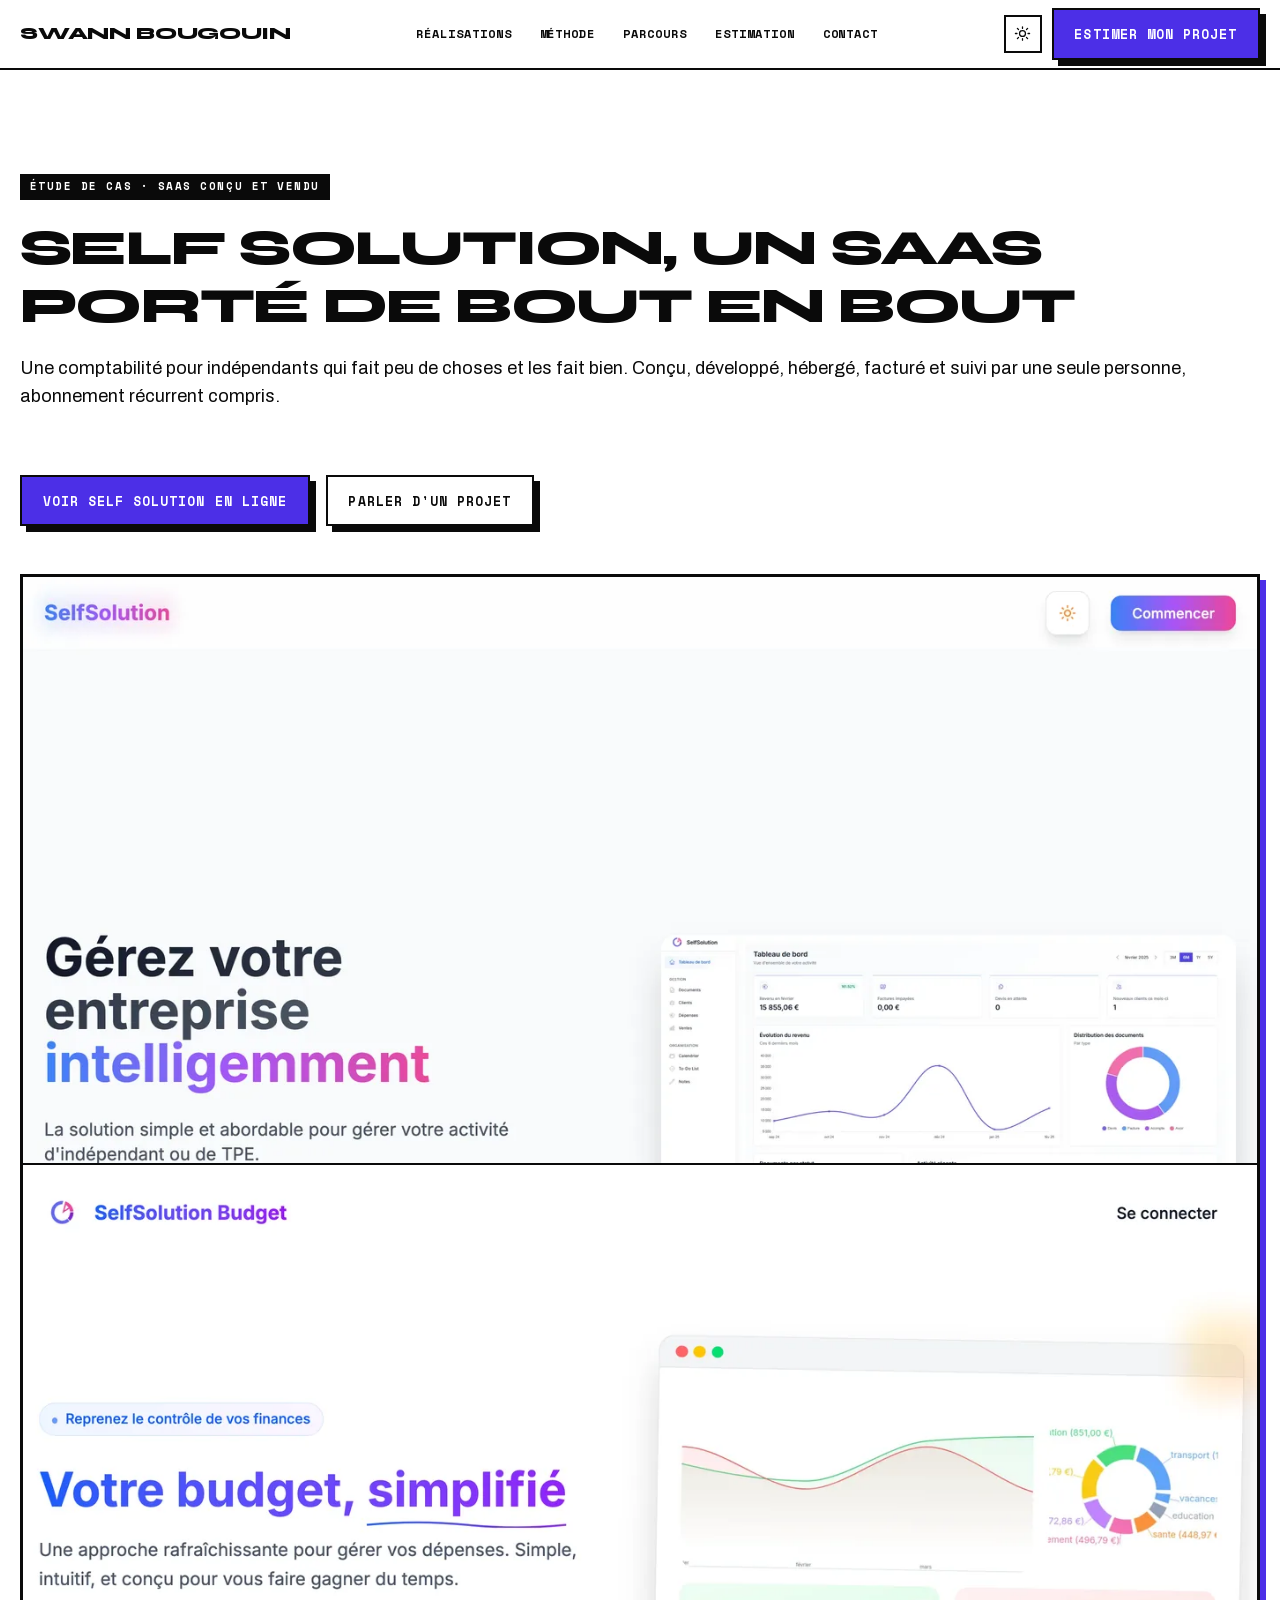
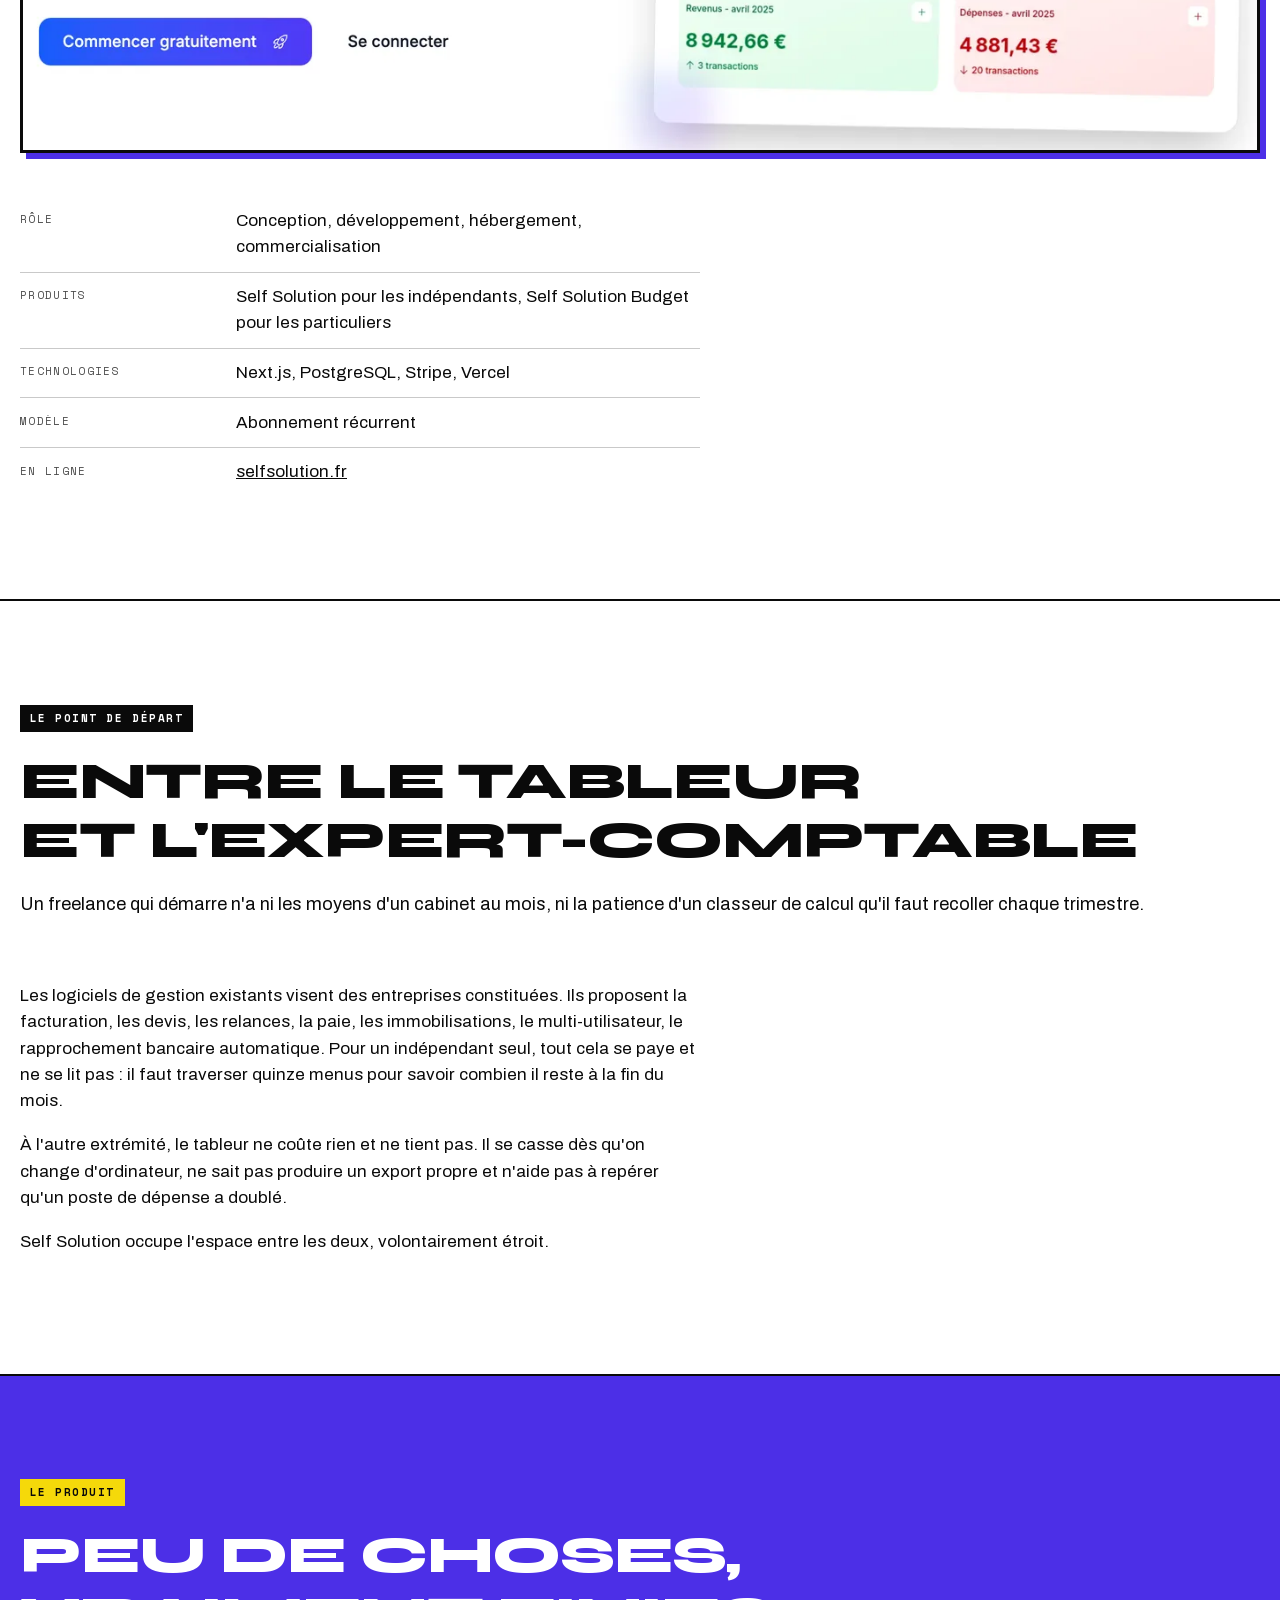
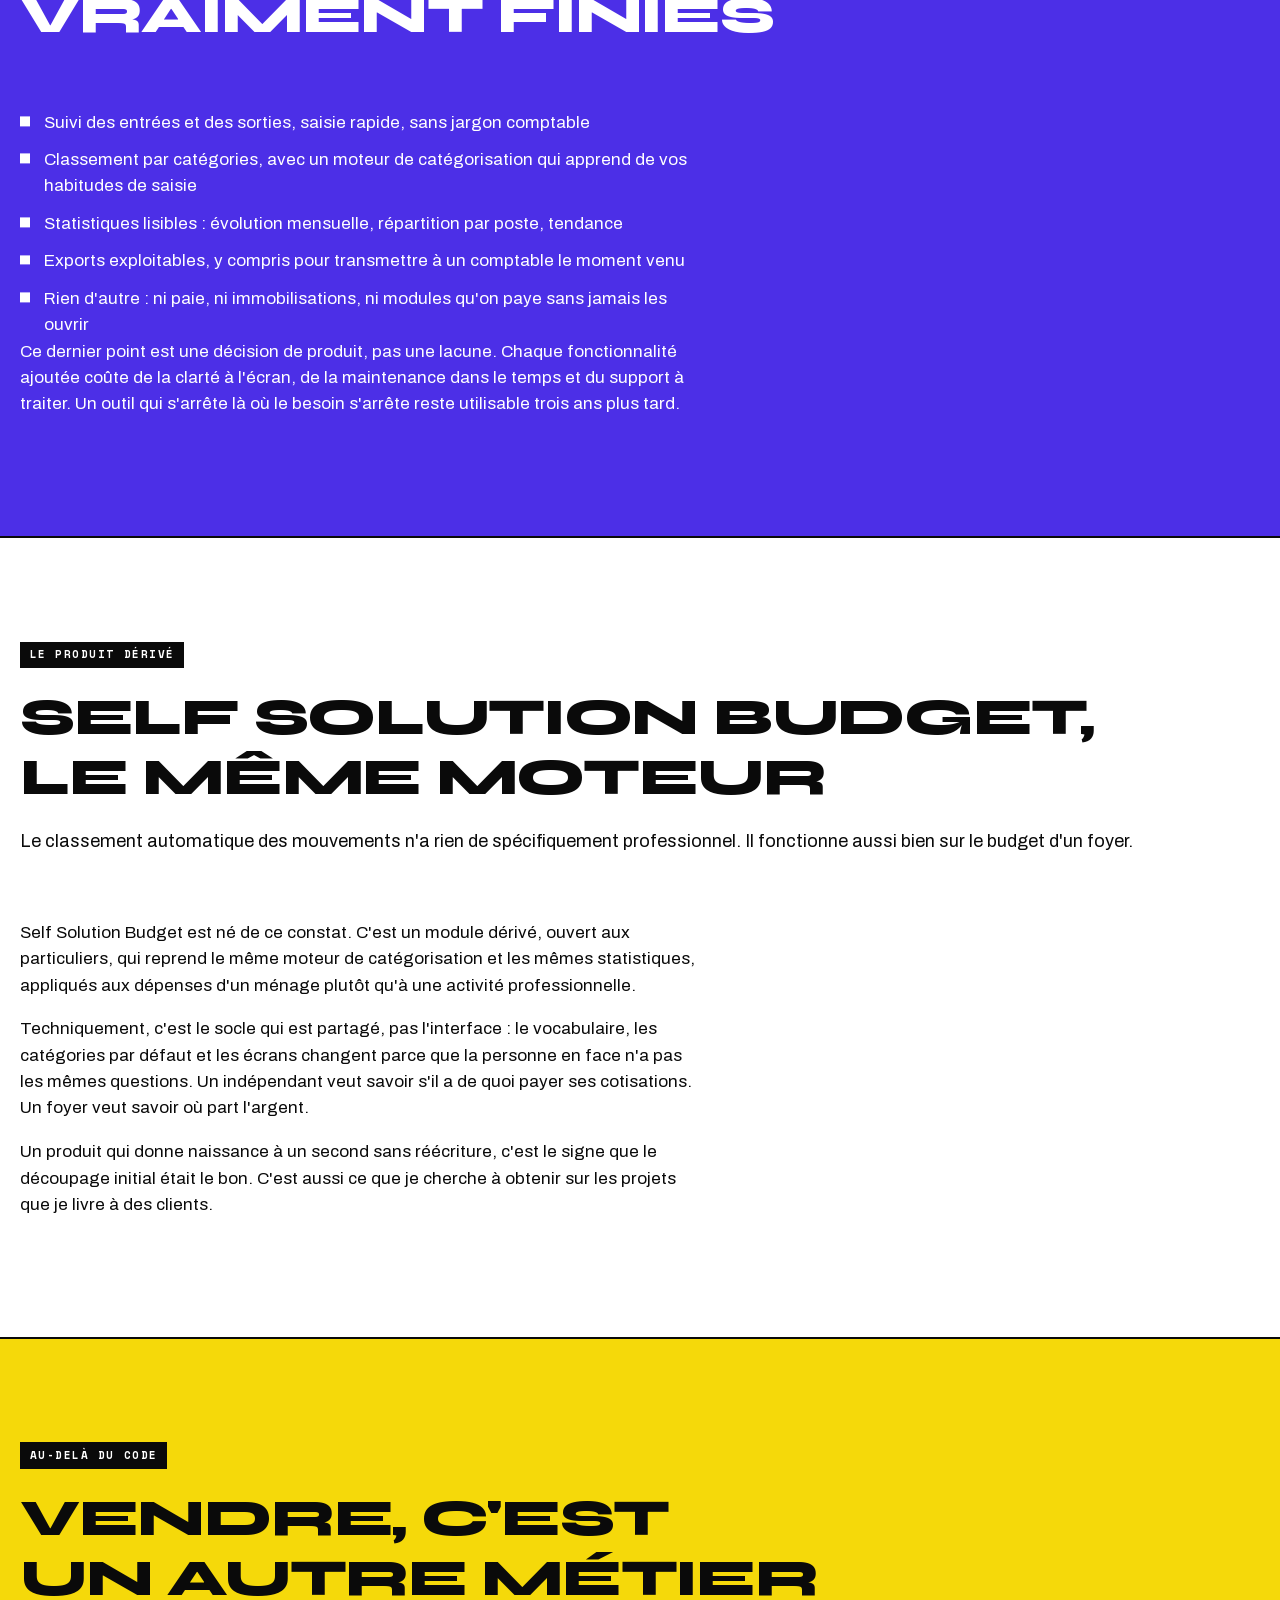
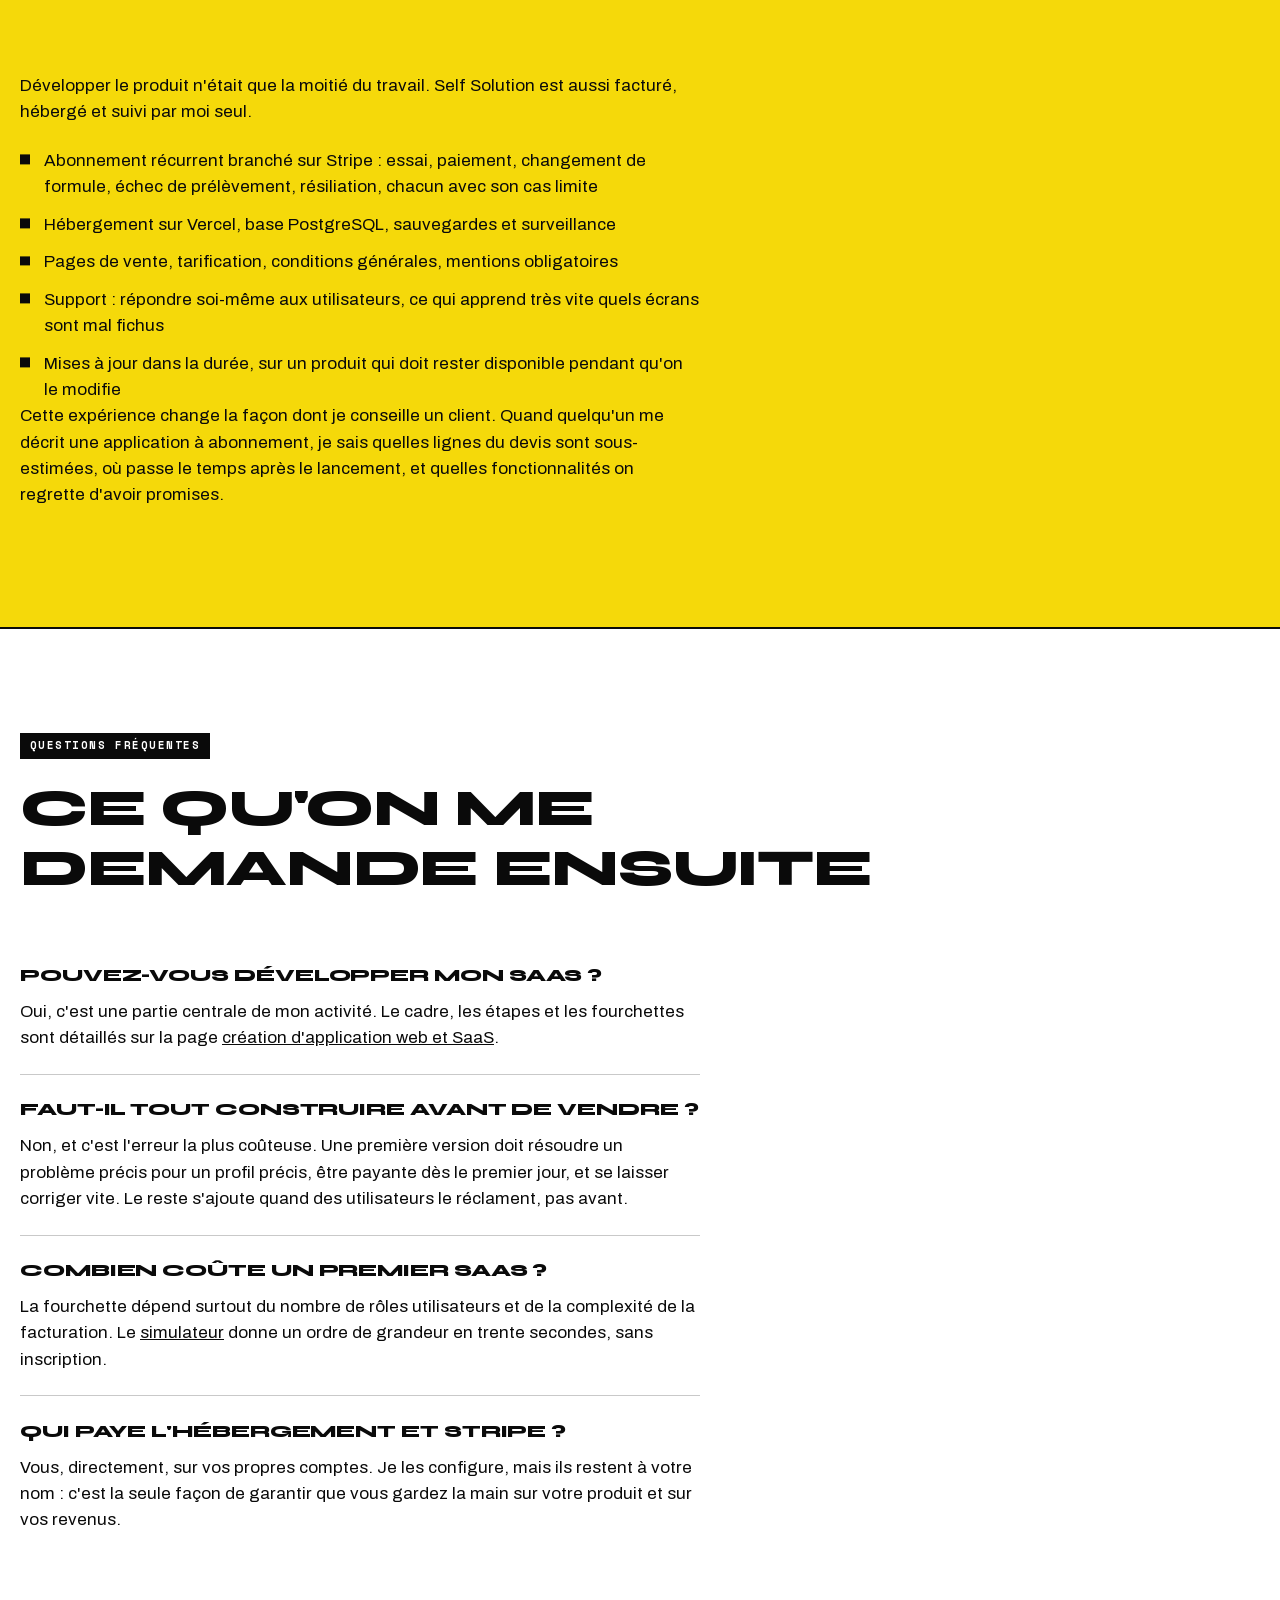
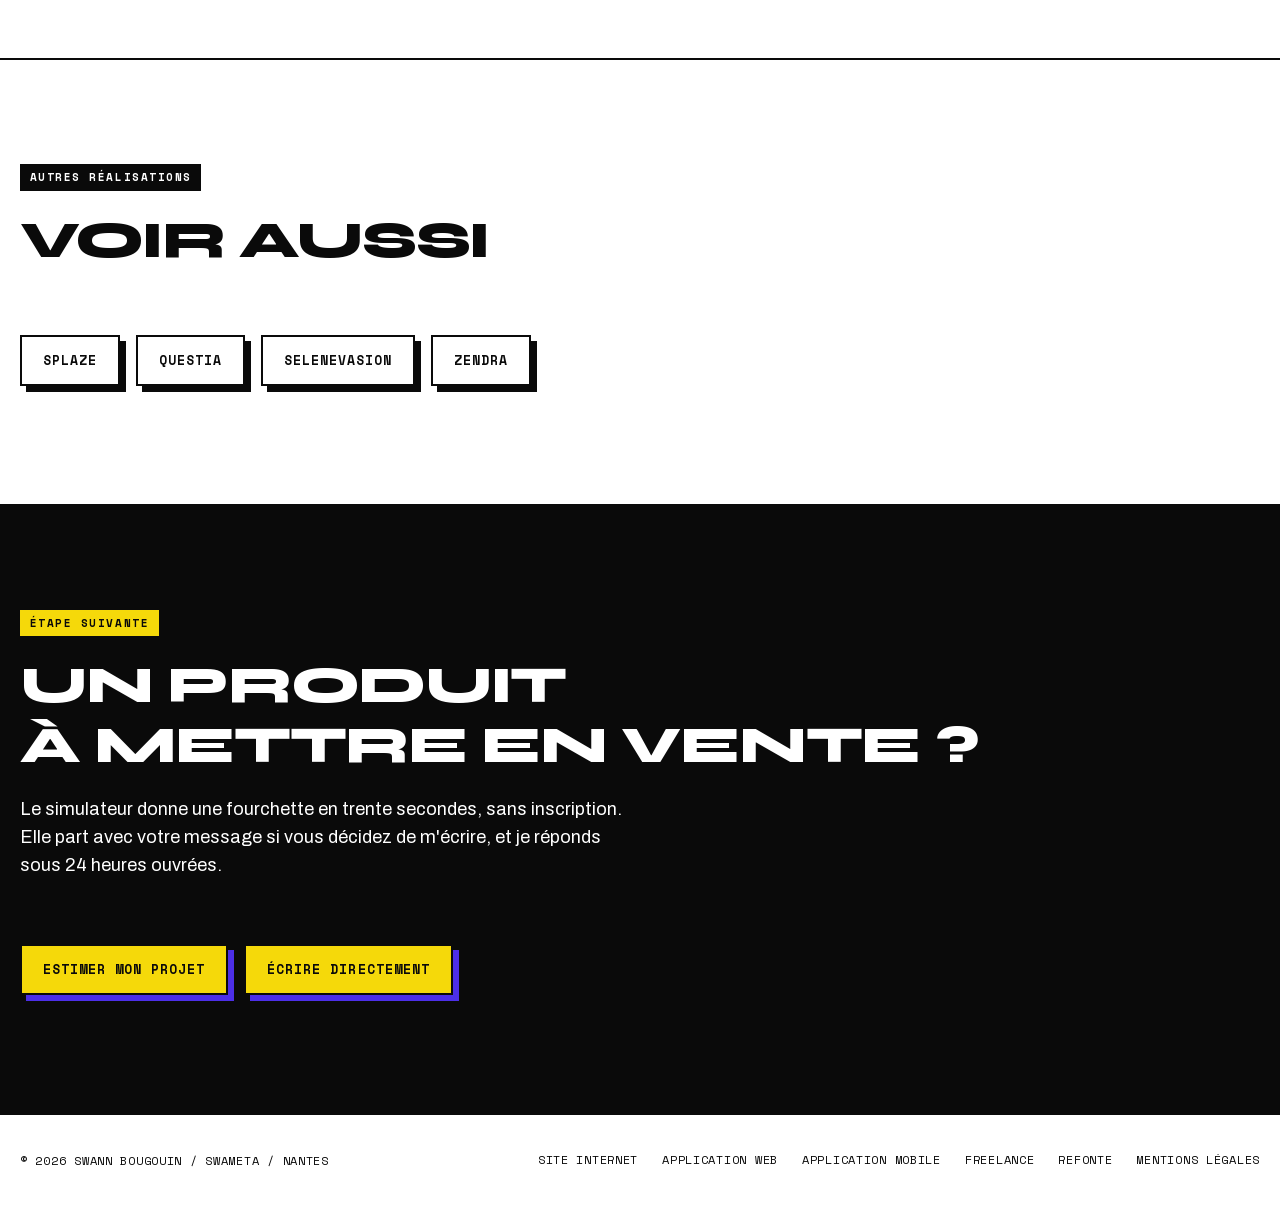
<file: realisation-selfsolution.html>
<!DOCTYPE html>
<html lang="fr">
  <head>
<!-- Fichier genere par tools/build-pages.mjs : editez le script, pas ce fichier. -->
    <meta charset="UTF-8" />
    <meta name="viewport" content="width=device-width, initial-scale=1" />
    <title>Self Solution : un SaaS de comptabilité conçu et vendu | Étude de cas</title>
    <meta name="description" content="Étude de cas Self Solution : comptabilité pour indépendants et module Budget pour les particuliers. Produit conçu, développé, hébergé et commercialisé seul, abonnement Stripe compris." />
    <link rel="canonical" href="https://swannbougou.in/realisation-selfsolution.html" />
    <link rel="icon" href="assets/img/logo.png" />
    <link rel="apple-touch-icon" href="assets/img/apple-touch-icon.png" />
    <meta name="theme-color" content="#ffffff" media="(prefers-color-scheme: light)" />
    <meta name="theme-color" content="#0a0a0a" media="(prefers-color-scheme: dark)" />

    <meta property="og:type" content="website" />
    <meta property="og:locale" content="fr_FR" />
    <meta property="og:site_name" content="Swann Bougouin" />
    <meta property="og:title" content="Self Solution : un SaaS de comptabilité conçu et vendu | Étude de cas" />
    <meta property="og:description" content="Étude de cas Self Solution : comptabilité pour indépendants et module Budget pour les particuliers. Produit conçu, développé, hébergé et commercialisé seul, abonnement Stripe compris." />
    <meta property="og:url" content="https://swannbougou.in/realisation-selfsolution.html" />
    <meta property="og:image" content="https://swannbougou.in/assets/img/cover.png" />
    <meta name="twitter:card" content="summary_large_image" />

    <script type="application/ld+json">
      {
        "@context": "https://schema.org",
        "@graph": [
          {
            "@type": "BreadcrumbList",
            "itemListElement": [
              { "@type": "ListItem", "position": 1, "name": "Accueil", "item": "https://swannbougou.in/" },
              { "@type": "ListItem", "position": 2, "name": "Réalisations", "item": "https://swannbougou.in/#travaux" },
              { "@type": "ListItem", "position": 3, "name": "Self Solution", "item": "https://swannbougou.in/realisation-selfsolution.html" }
            ]
          },
          {
            "@type": "CreativeWork",
            "name": "Self Solution",
            "headline": "Self Solution",
            "description": "Étude de cas Self Solution : comptabilité pour indépendants et module Budget pour les particuliers. Produit conçu, développé, hébergé et commercialisé seul, abonnement Stripe compris.",
            "url": "https://swannbougou.in/realisation-selfsolution.html",
            "inLanguage": "fr-FR",
            "author": {
              "@type": "ProfessionalService",
              "name": "Swameta",
              "alternateName": "Swann Bougouin",
              "url": "https://swannbougou.in/",
              "email": "contact@swameta.fr",
              "telephone": "+33602221182",
              "address": { "@type": "PostalAddress", "addressLocality": "Nantes", "addressCountry": "FR" }
            },
            "about": {
              "@type": "SoftwareApplication",
              "name": "Self Solution",
              "applicationCategory": "BusinessApplication",
              "operatingSystem": "Web",
              "url": "https://selfsolution.fr"
            }
          }
        ]
      }
    </script>

    <script>
      // Applique le theme avant le premier rendu pour eviter le flash.
      (function () {
        try {
          var t = localStorage.getItem("theme");
          if (t === "light" || t === "dark")
            document.documentElement.setAttribute("data-theme", t);
        } catch (e) {}
      })();
    </script>

    <link rel="preload" as="font" type="font/woff2"
      href="assets/fonts/web/syne-400_800.woff2" crossorigin />
    <link rel="preload" as="font" type="font/woff2"
      href="assets/fonts/web/archivo-400_700.woff2" crossorigin />
    <link rel="stylesheet" href="assets/css/style.css" />

    <!-- Mesure d'audience sans cookie : ni cookie, ni stockage local ou de
         session. L'identifiant est reconstruit cote serveur par un hachage
         irreversible dont la cle change chaque jour. Heberge dans l'UE. -->
    <script>
      !function(t,e){var o,n,p,r;e.__SV||(window.posthog=e,e._i=[],e.init=function(i,s,a){function g(t,e){var o=e.split(".");2==o.length&&(t=t[o[0]],e=o[1]),t[e]=function(){t.push([e].concat(Array.prototype.slice.call(arguments,0)))}}(p=t.createElement("script")).type="text/javascript",p.crossOrigin="anonymous",p.async=!0,p.src=s.api_host.replace(".i.posthog.com","-assets.i.posthog.com")+"/static/array.js",(r=t.getElementsByTagName("script")[0]).parentNode.insertBefore(p,r);var u=e;for(void 0!==a?u=e[a]=[]:a="posthog",u.people=u.people||[],u.toString=function(t){var e="posthog";return"posthog"!==a&&(e+="."+a),t||(e+=" (stub)"),e},u.people.toString=function(){return u.toString(1)+".people (stub)"},o="init capture register register_once register_for_session unregister unregister_for_session getFeatureFlag getFeatureFlagResult isFeatureEnabled reloadFeatureFlags updateEarlyAccessFeatureEnrollment getEarlyAccessFeatures on onFeatureFlags onSessionId getSurveys getActiveMatchingSurveys renderSurvey canRenderSurvey getNextSurveyStep identify setPersonProperties group resetGroups setPersonPropertiesForFlags resetPersonPropertiesForFlags setGroupPropertiesForFlags resetGroupPropertiesForFlags reset get_distinct_id getGroups get_session_id get_session_replay_url alias set_config startSessionRecording stopSessionRecording sessionRecordingStarted captureException loadToolbar get_property getSessionProperty createPersonProfile opt_in_capturing opt_out_capturing has_opted_in_capturing has_opted_out_capturing clear_opt_in_out_capturing debug".split(" "),n=0;n<o.length;n++)g(u,o[n]);e._i.push([i,s,a])},e.__SV=1)}(document,window.posthog||[]);
      posthog.init("phc_BXwB7J33LBWBARGmR7yYLdz7KM5iUtbV4jdddWYPj6Lb", {
        api_host: "https://eu.i.posthog.com",
        defaults: "2026-05-30",
        cookieless_mode: "always",
        capture_dead_clicks: false,
        capture_exceptions: false
      });
    </script>
  </head>

  <body id="top">
    <a href="#contenu" class="sr">Aller au contenu</a>

    <header class="nav" id="nav">
      <div class="nav-inner">
        <a class="brand" href="/">Swann Bougouin</a>

        <nav aria-label="Principale">
          <ul class="nav-links">
            <li><a href="/#travaux">Réalisations</a></li>
            <li><a href="/#methode">Méthode</a></li>
            <li><a href="/#parcours">Parcours</a></li>
            <li><a href="/#estimation">Estimation</a></li>
            <li><a href="/#contact">Contact</a></li>
          </ul>
        </nav>

        <div class="nav-tools">
          <button class="icon-btn theme-toggle" id="theme-toggle" type="button" aria-label="Changer de thème">
            <svg class="sun" viewBox="0 0 24 24" fill="none" stroke="currentColor" stroke-width="1.8" stroke-linecap="round" aria-hidden="true">
              <circle cx="12" cy="12" r="4.2" />
              <path d="M12 2.6v2.2M12 19.2v2.2M4.2 12H2M22 12h-2.2M6.3 6.3 4.8 4.8M19.2 19.2l-1.5-1.5M17.7 6.3l1.5-1.5M4.8 19.2l1.5-1.5" />
            </svg>
            <svg class="moon" viewBox="0 0 24 24" fill="none" stroke="currentColor" stroke-width="1.8" stroke-linecap="round" stroke-linejoin="round" aria-hidden="true">
              <path d="M20.5 14.3A8.5 8.5 0 1 1 9.7 3.5a6.8 6.8 0 0 0 10.8 10.8Z" />
            </svg>
          </button>
          <a class="btn btn-solid" href="/#estimation">Estimer mon projet</a>
        </div>
      </div>
    </header>

    <main id="contenu">
      <section class="band">
        <div class="shell svc">
          <div class="head" data-reveal>
            <span class="kicker">Étude de cas · SaaS conçu et vendu</span>
            <h1>Self Solution, un SaaS <br class='br-lg' />porté de bout en bout</h1>
            <p class="lede">Une comptabilité pour indépendants qui fait peu de choses et les fait bien. Conçu, développé, hébergé, facturé et suivi par une seule personne, abonnement récurrent compris.</p>
          </div>
          <p class="legal-back" data-reveal>
            <a class="btn btn-solid" href="https://selfsolution.fr" target="_blank" rel="noopener">Voir Self Solution en ligne</a>
            <a class="btn" href="/#contact">Parler d'un projet</a>
          </p>
          <div class="case-shot case-shot-duo" data-reveal>
            <img src="assets/img/selfsolution.webp"
              srcset="assets/img/selfsolution-700.webp 700w, assets/img/selfsolution-1000.webp 1000w, assets/img/selfsolution.webp 1400w"
              sizes="(min-width: 1240px) 1200px, 94vw" alt="Interface de Self Solution" width="1400" height="665" loading="lazy" decoding="async" />
            <img src="assets/img/selfsolutionbudget.webp"
              srcset="assets/img/selfsolutionbudget-700.webp 700w, assets/img/selfsolutionbudget-1000.webp 1000w, assets/img/selfsolutionbudget.webp 1400w"
              sizes="(min-width: 1240px) 1200px, 94vw" alt="Interface de Self Solution Budget" width="1400" height="665" loading="lazy" decoding="async" />
          </div>
          <div data-reveal>
            <dl class="case-facts">
              <div><dt>Rôle</dt><dd>Conception, développement, hébergement, commercialisation</dd></div>
              <div><dt>Produits</dt><dd>Self Solution pour les indépendants, Self Solution Budget pour les particuliers</dd></div>
              <div><dt>Technologies</dt><dd>Next.js, PostgreSQL, Stripe, Vercel</dd></div>
              <div><dt>Modèle</dt><dd>Abonnement récurrent</dd></div>
              <div><dt>En ligne</dt><dd><a href="https://selfsolution.fr" target="_blank" rel="noopener">selfsolution.fr</a></dd></div>
            </dl>
          </div>
        </div>
      </section>

      <section class="band">
        <div class="shell svc">
          <div class="head" data-reveal>
            <span class="kicker">Le point de départ</span>
            <h2>Entre le tableur <br class='br-lg' />et l'expert-comptable</h2>
            <p class="lede">Un freelance qui démarre n'a ni les moyens d'un cabinet au mois, ni la patience d'un classeur de calcul qu'il faut recoller chaque trimestre.</p>
          </div>
          <div data-reveal>
            <p>
              Les logiciels de gestion existants visent des entreprises
              constituées. Ils proposent la facturation, les devis, les
              relances, la paie, les immobilisations, le multi-utilisateur, le
              rapprochement bancaire automatique. Pour un indépendant seul, tout
              cela se paye et ne se lit pas : il faut traverser quinze menus pour
              savoir combien il reste à la fin du mois.
            </p>
            <p>
              À l'autre extrémité, le tableur ne coûte rien et ne tient pas. Il
              se casse dès qu'on change d'ordinateur, ne sait pas produire un
              export propre et n'aide pas à repérer qu'un poste de dépense a
              doublé.
            </p>
            <p>
              Self Solution occupe l'espace entre les deux, volontairement
              étroit.
            </p>
          </div>
        </div>
      </section>

      <section class="band on-violet">
        <div class="shell svc">
          <div class="head" data-reveal>
            <span class="kicker">Le produit</span>
            <h2>Peu de choses, <br class='br-lg' />vraiment finies</h2>
          </div>
          <div data-reveal>
            <ul class="marks">
              <li>Suivi des entrées et des sorties, saisie rapide, sans jargon comptable</li>
              <li>Classement par catégories, avec un moteur de catégorisation qui apprend de vos habitudes de saisie</li>
              <li>Statistiques lisibles : évolution mensuelle, répartition par poste, tendance</li>
              <li>Exports exploitables, y compris pour transmettre à un comptable le moment venu</li>
              <li>Rien d'autre : ni paie, ni immobilisations, ni modules qu'on paye sans jamais les ouvrir</li>
            </ul>
            <p>
              Ce dernier point est une décision de produit, pas une lacune.
              Chaque fonctionnalité ajoutée coûte de la clarté à l'écran, de la
              maintenance dans le temps et du support à traiter. Un outil qui
              s'arrête là où le besoin s'arrête reste utilisable trois ans plus
              tard.
            </p>
          </div>
        </div>
      </section>

      <section class="band">
        <div class="shell svc">
          <div class="head" data-reveal>
            <span class="kicker">Le produit dérivé</span>
            <h2>Self Solution Budget, <br class='br-lg' />le même moteur</h2>
            <p class="lede">Le classement automatique des mouvements n'a rien de spécifiquement professionnel. Il fonctionne aussi bien sur le budget d'un foyer.</p>
          </div>
          <div data-reveal>
            <p>
              Self Solution Budget est né de ce constat. C'est un module dérivé,
              ouvert aux particuliers, qui reprend le même moteur de
              catégorisation et les mêmes statistiques, appliqués aux dépenses
              d'un ménage plutôt qu'à une activité professionnelle.
            </p>
            <p>
              Techniquement, c'est le socle qui est partagé, pas l'interface : le
              vocabulaire, les catégories par défaut et les écrans changent parce
              que la personne en face n'a pas les mêmes questions. Un
              indépendant veut savoir s'il a de quoi payer ses cotisations. Un
              foyer veut savoir où part l'argent.
            </p>
            <p>
              Un produit qui donne naissance à un second sans réécriture, c'est
              le signe que le découpage initial était le bon. C'est aussi ce que
              je cherche à obtenir sur les projets que je livre à des clients.
            </p>
          </div>
        </div>
      </section>

      <section class="band on-jaune">
        <div class="shell svc">
          <div class="head" data-reveal>
            <span class="kicker">Au-delà du code</span>
            <h2>Vendre, c'est <br class='br-lg' />un autre métier</h2>
          </div>
          <div data-reveal>
            <p>
              Développer le produit n'était que la moitié du travail. Self
              Solution est aussi facturé, hébergé et suivi par moi seul.
            </p>
            <ul class="marks">
              <li>Abonnement récurrent branché sur Stripe : essai, paiement, changement de formule, échec de prélèvement, résiliation, chacun avec son cas limite</li>
              <li>Hébergement sur Vercel, base PostgreSQL, sauvegardes et surveillance</li>
              <li>Pages de vente, tarification, conditions générales, mentions obligatoires</li>
              <li>Support : répondre soi-même aux utilisateurs, ce qui apprend très vite quels écrans sont mal fichus</li>
              <li>Mises à jour dans la durée, sur un produit qui doit rester disponible pendant qu'on le modifie</li>
            </ul>
            <p>
              Cette expérience change la façon dont je conseille un client.
              Quand quelqu'un me décrit une application à abonnement, je sais
              quelles lignes du devis sont sous-estimées, où passe le temps après
              le lancement, et quelles fonctionnalités on regrette d'avoir
              promises.
            </p>
          </div>
        </div>
      </section>

      <section class="band">
        <div class="shell svc">
          <div class="head" data-reveal>
            <span class="kicker">Questions fréquentes</span>
            <h2>Ce qu'on me <br class='br-lg' />demande ensuite</h2>
          </div>
          <div data-reveal>
            <dl class="faq">
              <div><dt>Pouvez-vous développer mon SaaS ?</dt><dd>Oui, c'est une partie centrale de mon activité. Le cadre, les étapes et les fourchettes sont détaillés sur la page <a href="/creation-application-web-saas.html">création d'application web et SaaS</a>.</dd></div>
              <div><dt>Faut-il tout construire avant de vendre ?</dt><dd>Non, et c'est l'erreur la plus coûteuse. Une première version doit résoudre un problème précis pour un profil précis, être payante dès le premier jour, et se laisser corriger vite. Le reste s'ajoute quand des utilisateurs le réclament, pas avant.</dd></div>
              <div><dt>Combien coûte un premier SaaS ?</dt><dd>La fourchette dépend surtout du nombre de rôles utilisateurs et de la complexité de la facturation. Le <a href="/#estimation">simulateur</a> donne un ordre de grandeur en trente secondes, sans inscription.</dd></div>
              <div><dt>Qui paye l'hébergement et Stripe ?</dt><dd>Vous, directement, sur vos propres comptes. Je les configure, mais ils restent à votre nom : c'est la seule façon de garantir que vous gardez la main sur votre produit et sur vos revenus.</dd></div>
            </dl>
          </div>
        </div>
      </section>

      <section class="band">
        <div class="shell svc">
          <div class="head" data-reveal>
            <span class="kicker">Autres réalisations</span>
            <h2>Voir aussi</h2>
          </div>
          <p class="legal-back" data-reveal>
            <a class="btn" href="/realisation-splaze.html">Splaze</a>
            <a class="btn" href="/realisation-questia.html">Questia</a>
            <a class="btn" href="/realisation-selenevasions.html">SelenEvasion</a>
            <a class="btn" href="/realisation-zendra.html">Zendra</a>
          </p>
        </div>
      </section>

      <section class="band on-ink">
        <div class="shell">
          <div class="head" data-reveal>
            <span class="kicker">Étape suivante</span>
            <h2>Un produit <br class='br-lg' />à mettre en vente ?</h2>
            <p class="lede">
              Le simulateur donne une fourchette en trente secondes, sans
              inscription. Elle part avec votre message si vous décidez de
              m'écrire, et je réponds sous 24 heures ouvrées.
            </p>
          </div>
          <p class="legal-back">
            <a class="btn btn-solid" href="/#estimation">Estimer mon projet</a>
            <a class="btn" href="/#contact">Écrire directement</a>
          </p>
        </div>
      </section>
    </main>

    <footer class="foot">
      <div class="shell foot-inner">
        <span>&copy; <span id="year">2026</span> Swann Bougouin / Swameta / Nantes</span>
        <nav aria-label="Pied de page">
          <a href="/creation-site-internet-nantes.html">Site internet</a>
          <a href="/creation-application-web-saas.html">Application web</a>
          <a href="/developpeur-application-mobile.html">Application mobile</a>
          <a href="/developpeur-web-freelance-nantes.html">Freelance</a>
          <a href="/refonte-site-internet.html">Refonte</a>
          <a href="/mentions-legales.html">Mentions légales</a>
        </nav>
      </div>
    </footer>

    <script src="assets/js/app.js" defer></script>
  </body>
</html>
</file>
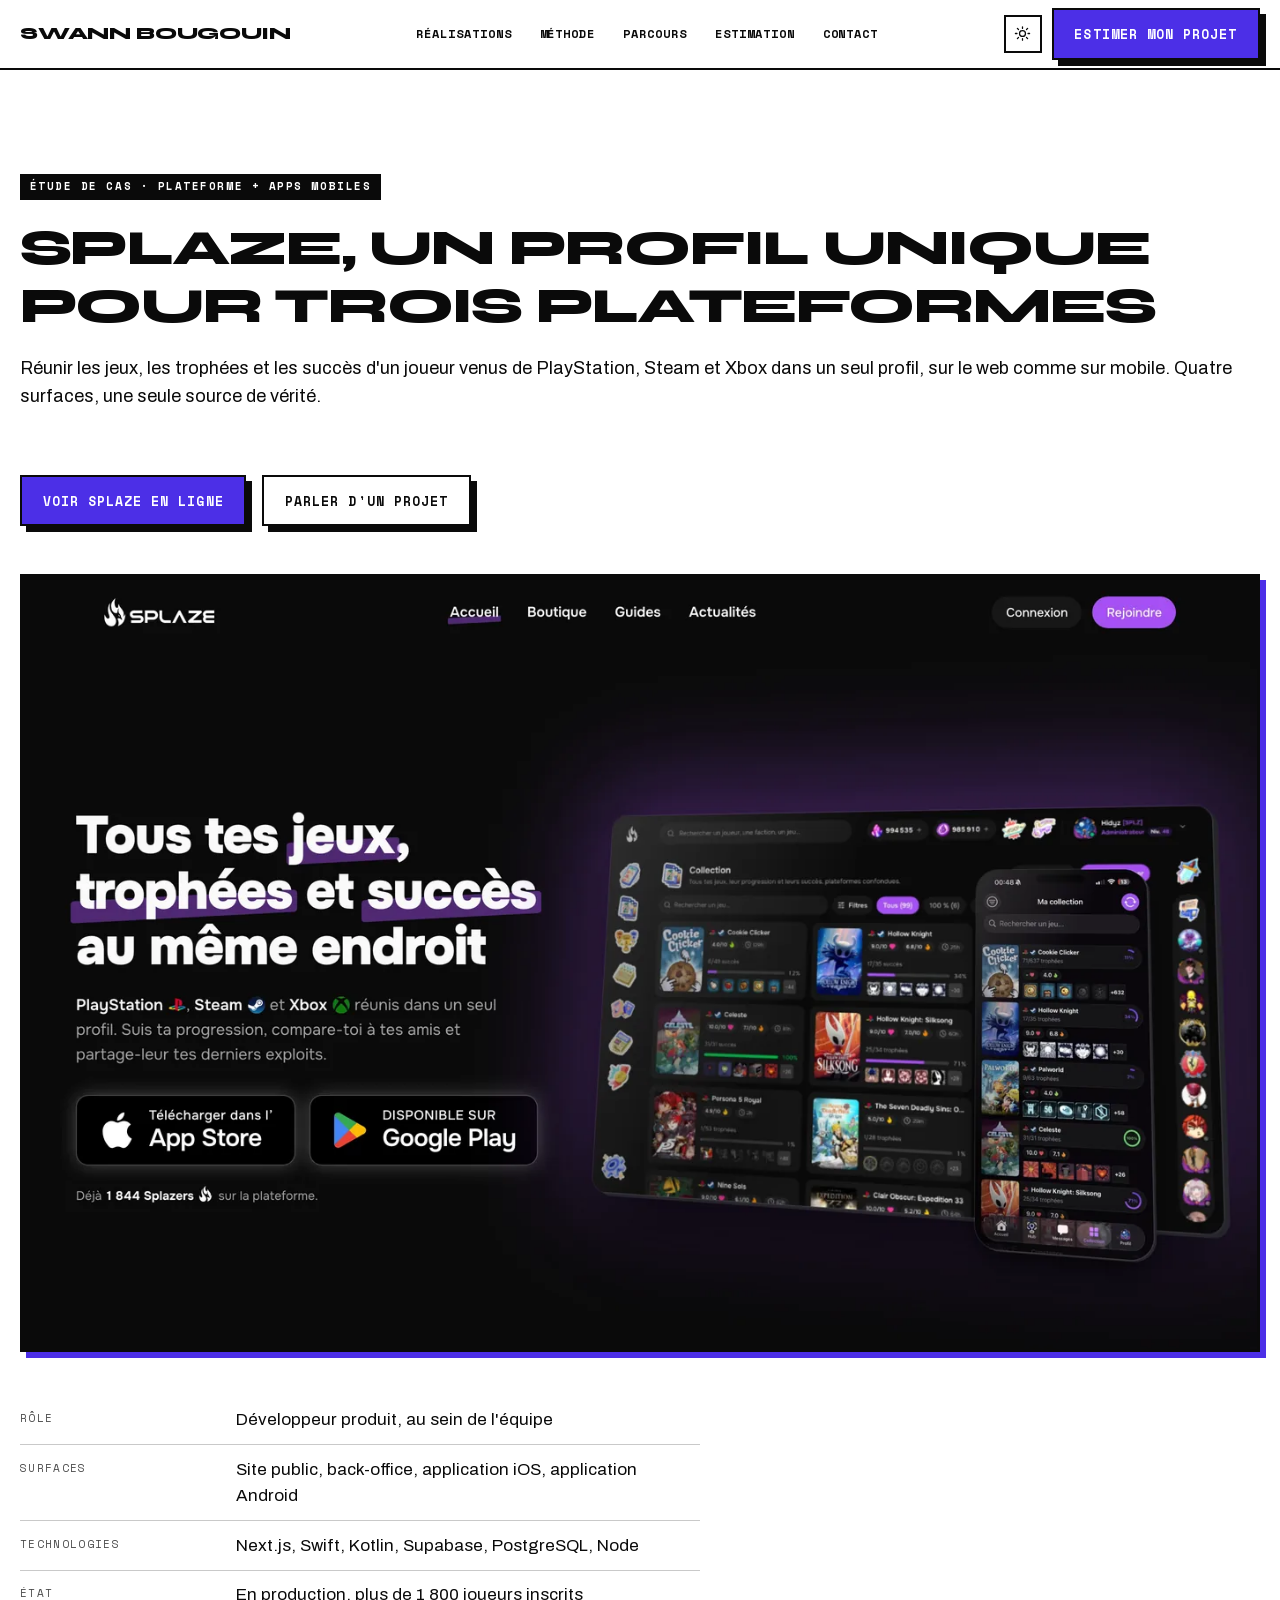
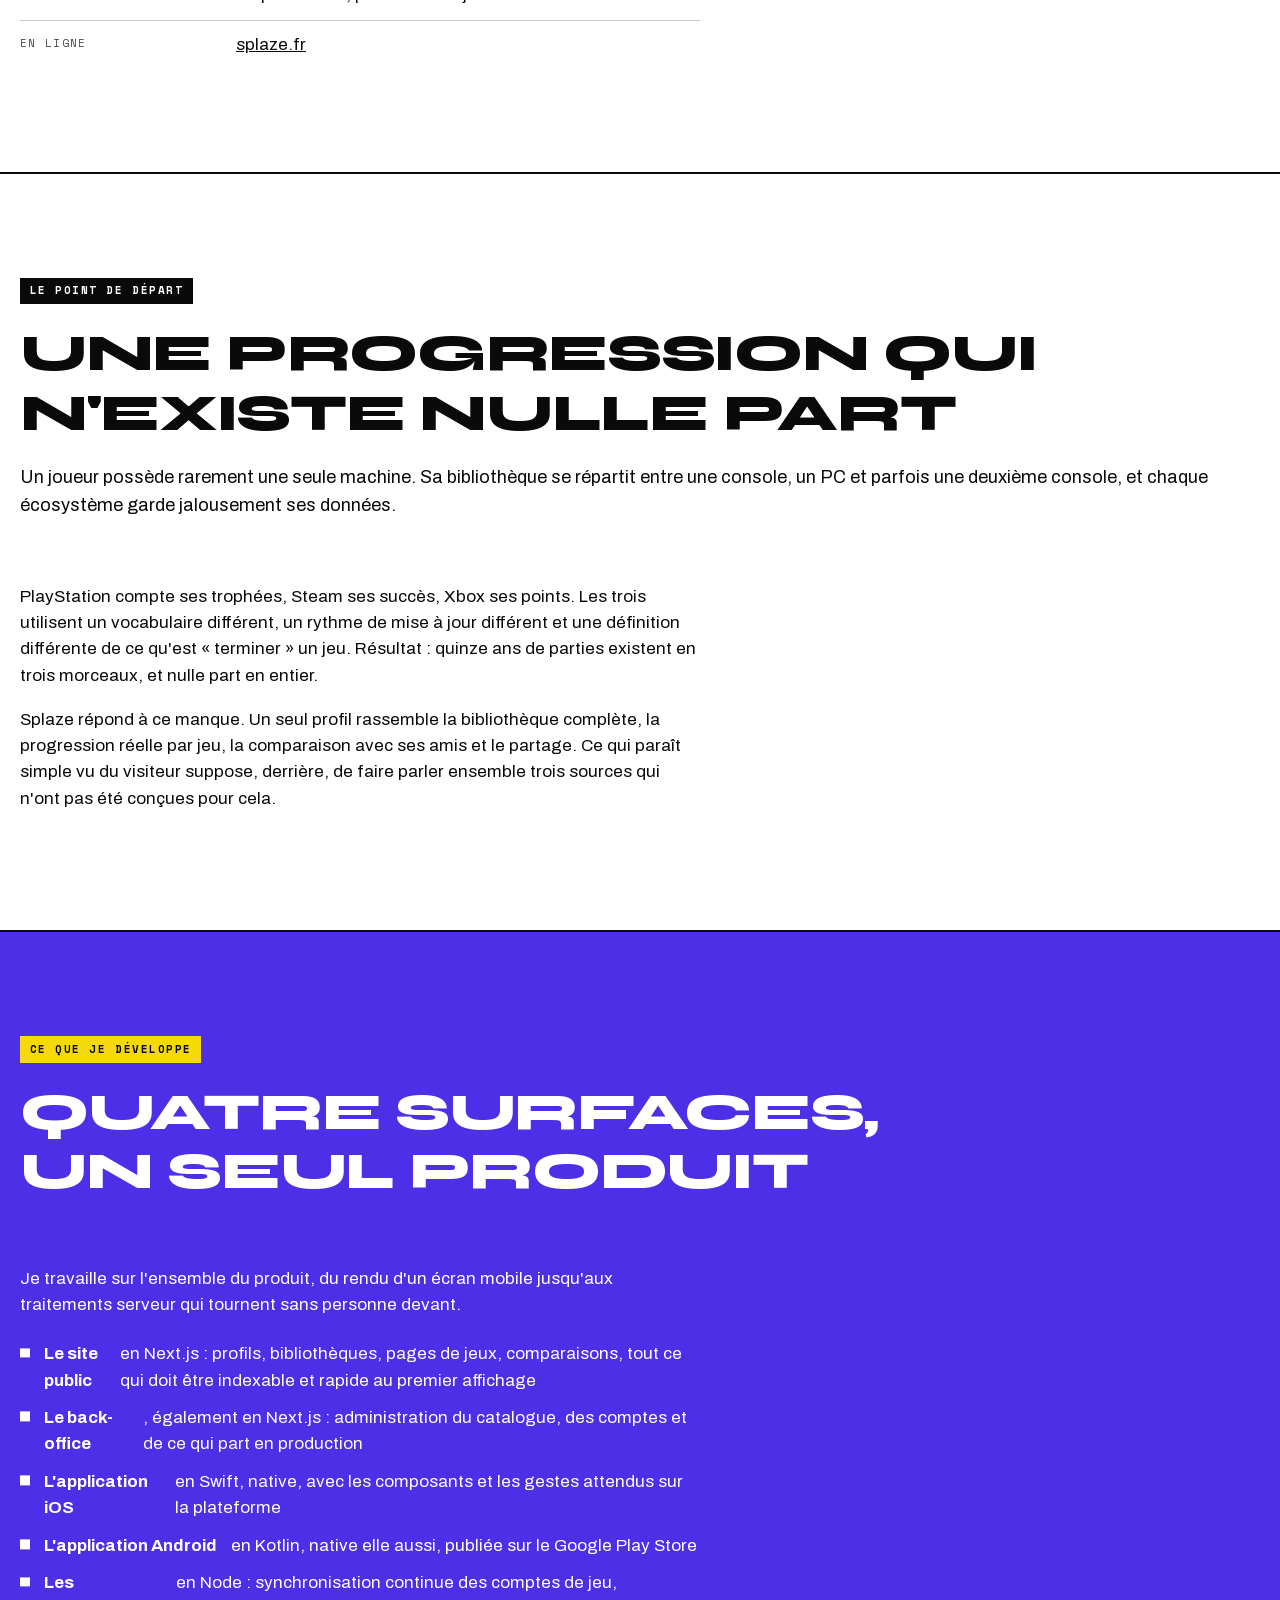
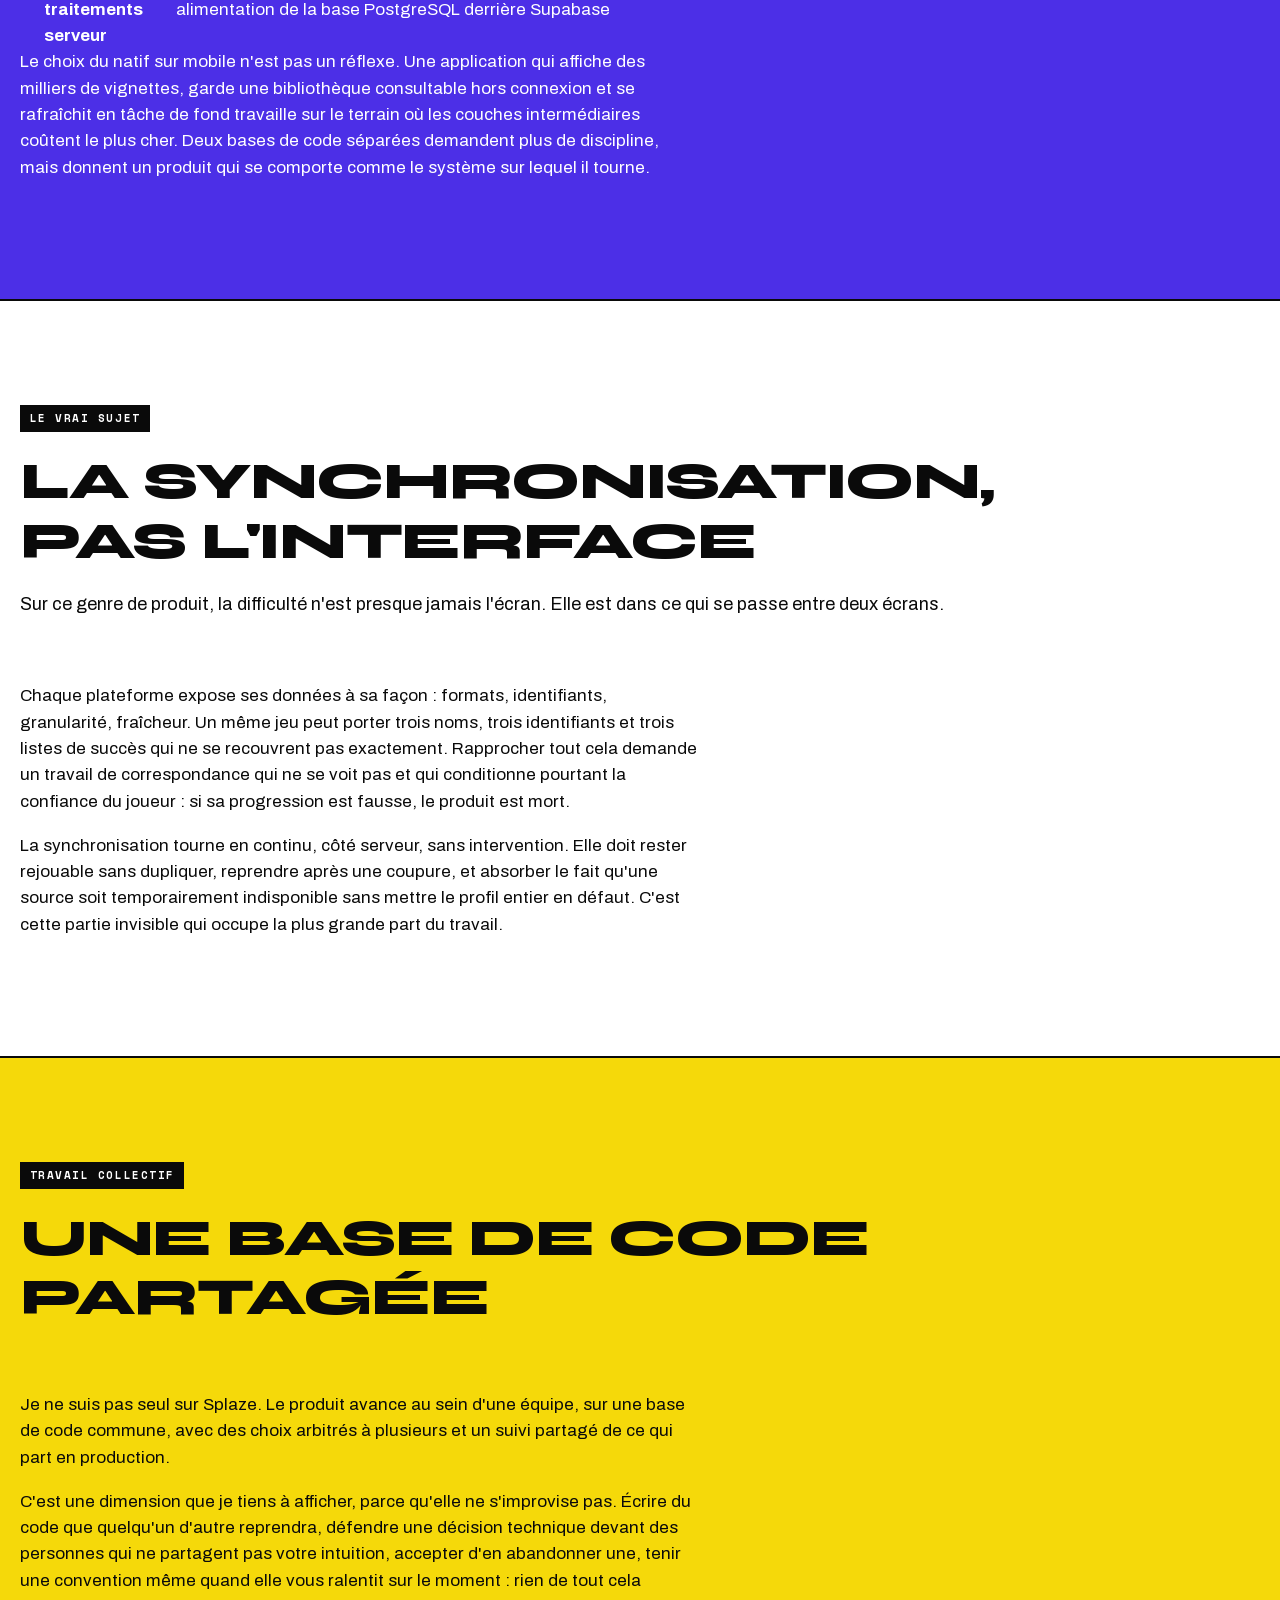
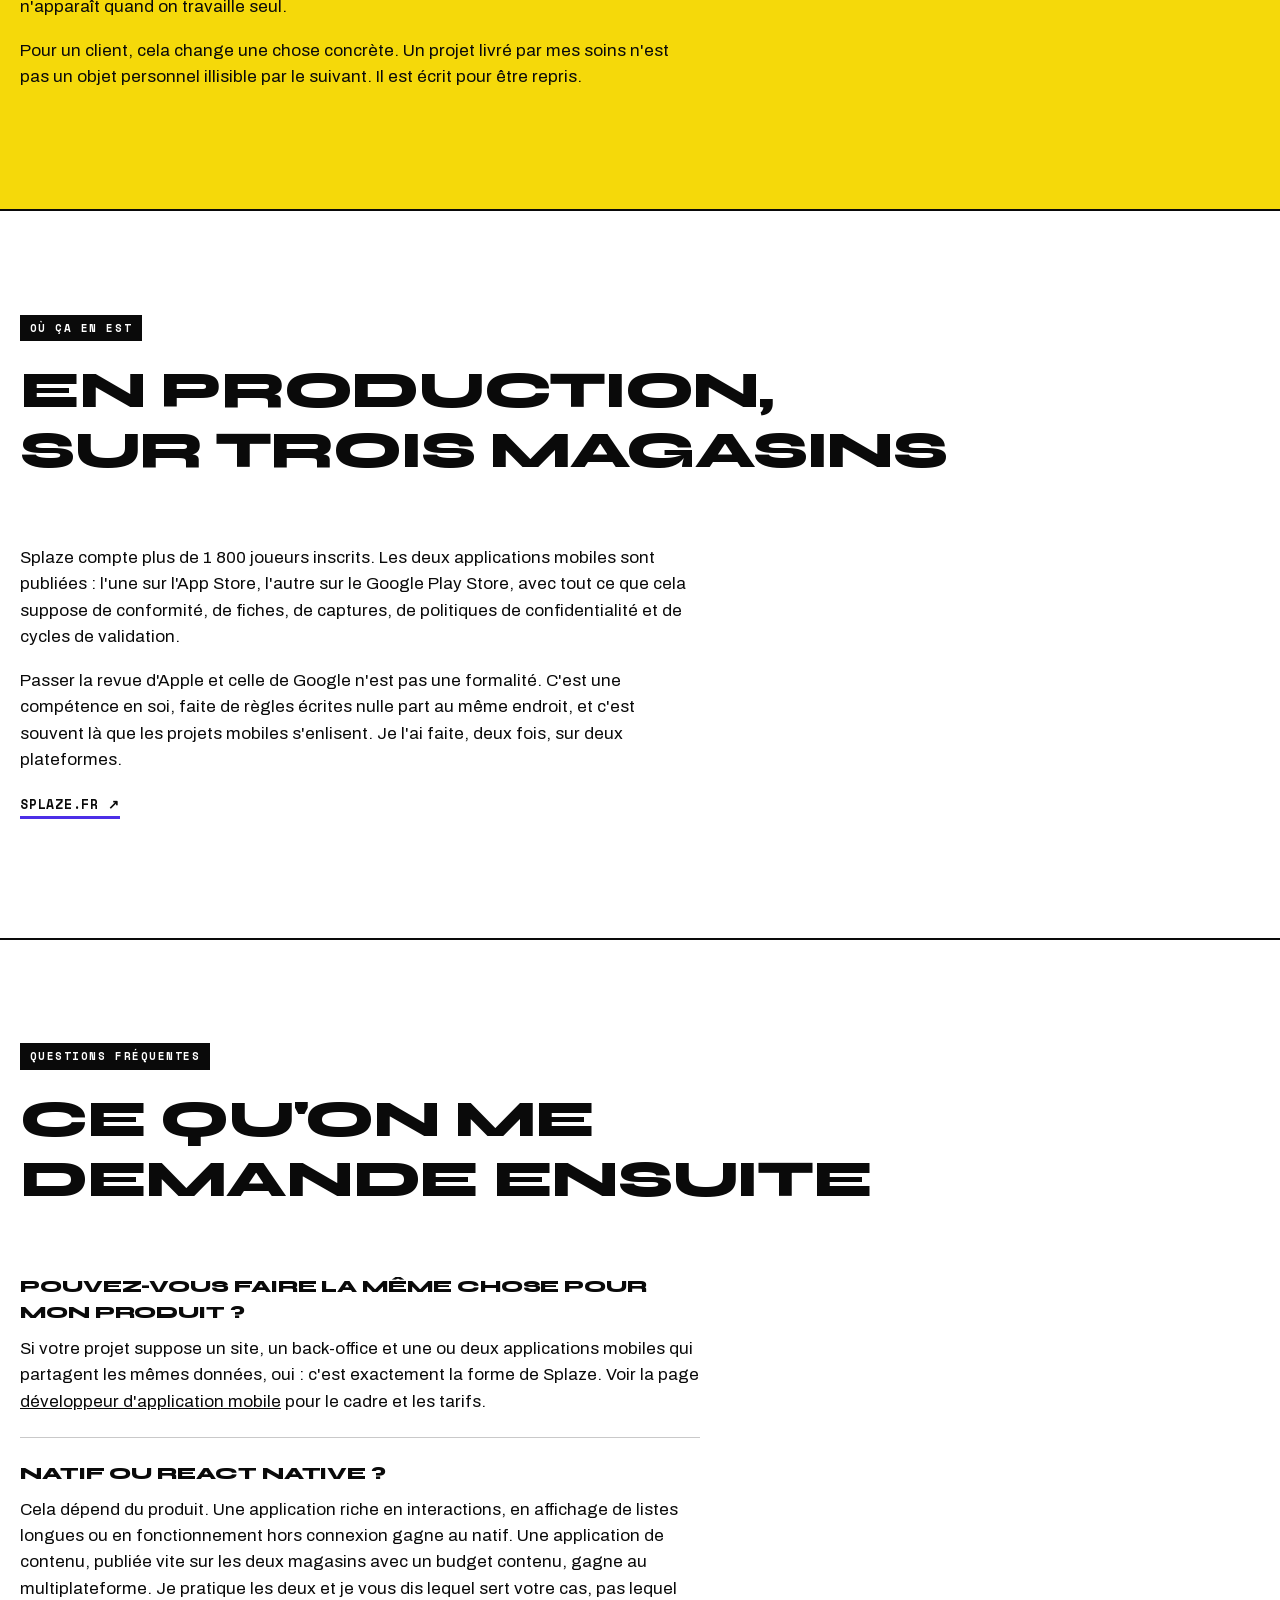
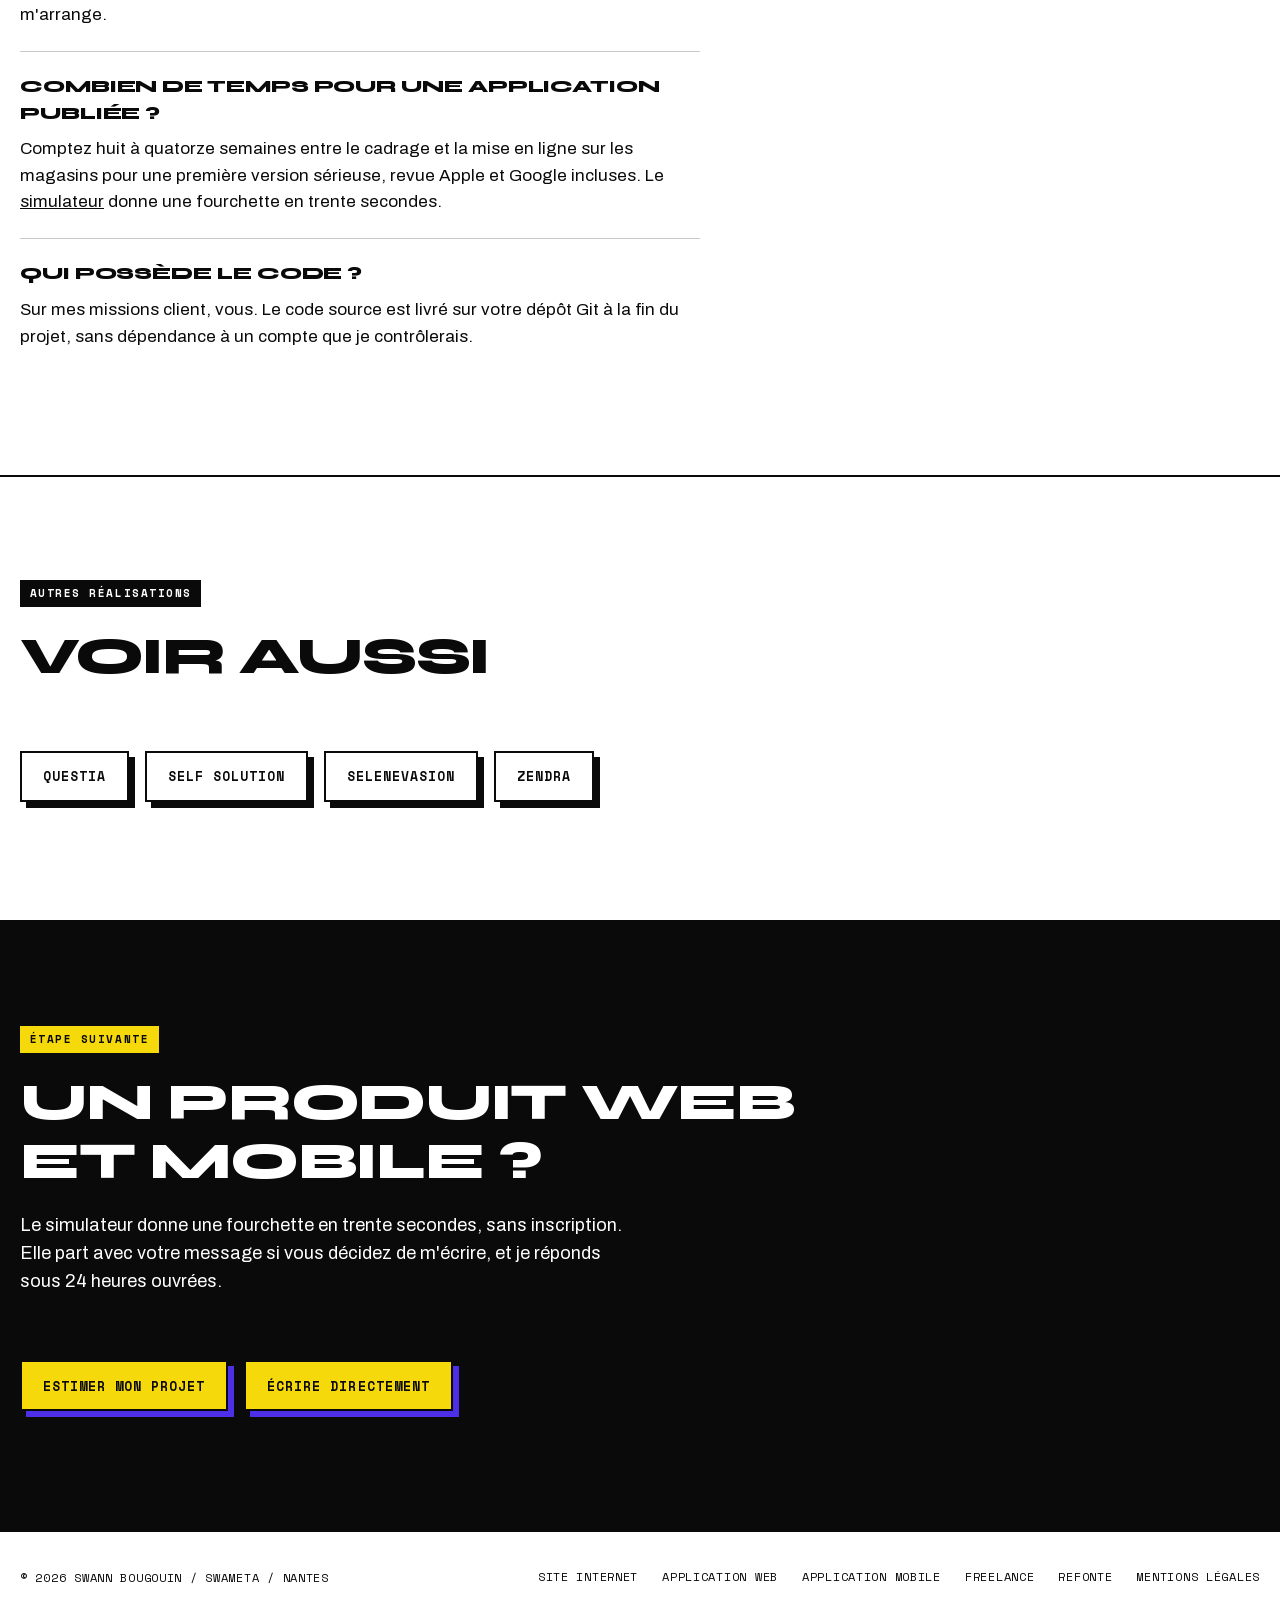
<file: realisation-splaze.html>
<!DOCTYPE html>
<html lang="fr">
  <head>
<!-- Fichier genere par tools/build-pages.mjs : editez le script, pas ce fichier. -->
    <meta charset="UTF-8" />
    <meta name="viewport" content="width=device-width, initial-scale=1" />
    <title>Splaze : plateforme web et apps iOS et Android | Étude de cas</title>
    <meta name="description" content="Étude de cas Splaze : réunir les trophées PlayStation, Steam et Xbox dans un seul profil. Site et back-office Next.js, app iOS en Swift, app Android en Kotlin, synchronisation continue." />
    <link rel="canonical" href="https://swannbougou.in/realisation-splaze.html" />
    <link rel="icon" href="assets/img/logo.png" />
    <link rel="apple-touch-icon" href="assets/img/apple-touch-icon.png" />
    <meta name="theme-color" content="#ffffff" media="(prefers-color-scheme: light)" />
    <meta name="theme-color" content="#0a0a0a" media="(prefers-color-scheme: dark)" />

    <meta property="og:type" content="website" />
    <meta property="og:locale" content="fr_FR" />
    <meta property="og:site_name" content="Swann Bougouin" />
    <meta property="og:title" content="Splaze : plateforme web et apps iOS et Android | Étude de cas" />
    <meta property="og:description" content="Étude de cas Splaze : réunir les trophées PlayStation, Steam et Xbox dans un seul profil. Site et back-office Next.js, app iOS en Swift, app Android en Kotlin, synchronisation continue." />
    <meta property="og:url" content="https://swannbougou.in/realisation-splaze.html" />
    <meta property="og:image" content="https://swannbougou.in/assets/img/cover.png" />
    <meta name="twitter:card" content="summary_large_image" />

    <script type="application/ld+json">
      {
        "@context": "https://schema.org",
        "@graph": [
          {
            "@type": "BreadcrumbList",
            "itemListElement": [
              { "@type": "ListItem", "position": 1, "name": "Accueil", "item": "https://swannbougou.in/" },
              { "@type": "ListItem", "position": 2, "name": "Réalisations", "item": "https://swannbougou.in/#travaux" },
              { "@type": "ListItem", "position": 3, "name": "Splaze", "item": "https://swannbougou.in/realisation-splaze.html" }
            ]
          },
          {
            "@type": "CreativeWork",
            "name": "Splaze",
            "headline": "Splaze",
            "description": "Étude de cas Splaze : réunir les trophées PlayStation, Steam et Xbox dans un seul profil. Site et back-office Next.js, app iOS en Swift, app Android en Kotlin, synchronisation continue.",
            "url": "https://swannbougou.in/realisation-splaze.html",
            "inLanguage": "fr-FR",
            "author": {
              "@type": "ProfessionalService",
              "name": "Swameta",
              "alternateName": "Swann Bougouin",
              "url": "https://swannbougou.in/",
              "email": "contact@swameta.fr",
              "telephone": "+33602221182",
              "address": { "@type": "PostalAddress", "addressLocality": "Nantes", "addressCountry": "FR" }
            },
            "about": {
              "@type": "SoftwareApplication",
              "name": "Splaze",
              "applicationCategory": "GameApplication",
              "operatingSystem": "Web, iOS, Android",
              "url": "https://splaze.fr"
            }
          }
        ]
      }
    </script>

    <script>
      // Applique le theme avant le premier rendu pour eviter le flash.
      (function () {
        try {
          var t = localStorage.getItem("theme");
          if (t === "light" || t === "dark")
            document.documentElement.setAttribute("data-theme", t);
        } catch (e) {}
      })();
    </script>

    <link rel="preload" as="font" type="font/woff2"
      href="assets/fonts/web/syne-400_800.woff2" crossorigin />
    <link rel="preload" as="font" type="font/woff2"
      href="assets/fonts/web/archivo-400_700.woff2" crossorigin />
    <link rel="stylesheet" href="assets/css/style.css" />

    <!-- Mesure d'audience sans cookie : ni cookie, ni stockage local ou de
         session. L'identifiant est reconstruit cote serveur par un hachage
         irreversible dont la cle change chaque jour. Heberge dans l'UE. -->
    <script>
      !function(t,e){var o,n,p,r;e.__SV||(window.posthog=e,e._i=[],e.init=function(i,s,a){function g(t,e){var o=e.split(".");2==o.length&&(t=t[o[0]],e=o[1]),t[e]=function(){t.push([e].concat(Array.prototype.slice.call(arguments,0)))}}(p=t.createElement("script")).type="text/javascript",p.crossOrigin="anonymous",p.async=!0,p.src=s.api_host.replace(".i.posthog.com","-assets.i.posthog.com")+"/static/array.js",(r=t.getElementsByTagName("script")[0]).parentNode.insertBefore(p,r);var u=e;for(void 0!==a?u=e[a]=[]:a="posthog",u.people=u.people||[],u.toString=function(t){var e="posthog";return"posthog"!==a&&(e+="."+a),t||(e+=" (stub)"),e},u.people.toString=function(){return u.toString(1)+".people (stub)"},o="init capture register register_once register_for_session unregister unregister_for_session getFeatureFlag getFeatureFlagResult isFeatureEnabled reloadFeatureFlags updateEarlyAccessFeatureEnrollment getEarlyAccessFeatures on onFeatureFlags onSessionId getSurveys getActiveMatchingSurveys renderSurvey canRenderSurvey getNextSurveyStep identify setPersonProperties group resetGroups setPersonPropertiesForFlags resetPersonPropertiesForFlags setGroupPropertiesForFlags resetGroupPropertiesForFlags reset get_distinct_id getGroups get_session_id get_session_replay_url alias set_config startSessionRecording stopSessionRecording sessionRecordingStarted captureException loadToolbar get_property getSessionProperty createPersonProfile opt_in_capturing opt_out_capturing has_opted_in_capturing has_opted_out_capturing clear_opt_in_out_capturing debug".split(" "),n=0;n<o.length;n++)g(u,o[n]);e._i.push([i,s,a])},e.__SV=1)}(document,window.posthog||[]);
      posthog.init("phc_BXwB7J33LBWBARGmR7yYLdz7KM5iUtbV4jdddWYPj6Lb", {
        api_host: "https://eu.i.posthog.com",
        defaults: "2026-05-30",
        cookieless_mode: "always",
        capture_dead_clicks: false,
        capture_exceptions: false
      });
    </script>
  </head>

  <body id="top">
    <a href="#contenu" class="sr">Aller au contenu</a>

    <header class="nav" id="nav">
      <div class="nav-inner">
        <a class="brand" href="/">Swann Bougouin</a>

        <nav aria-label="Principale">
          <ul class="nav-links">
            <li><a href="/#travaux">Réalisations</a></li>
            <li><a href="/#methode">Méthode</a></li>
            <li><a href="/#parcours">Parcours</a></li>
            <li><a href="/#estimation">Estimation</a></li>
            <li><a href="/#contact">Contact</a></li>
          </ul>
        </nav>

        <div class="nav-tools">
          <button class="icon-btn theme-toggle" id="theme-toggle" type="button" aria-label="Changer de thème">
            <svg class="sun" viewBox="0 0 24 24" fill="none" stroke="currentColor" stroke-width="1.8" stroke-linecap="round" aria-hidden="true">
              <circle cx="12" cy="12" r="4.2" />
              <path d="M12 2.6v2.2M12 19.2v2.2M4.2 12H2M22 12h-2.2M6.3 6.3 4.8 4.8M19.2 19.2l-1.5-1.5M17.7 6.3l1.5-1.5M4.8 19.2l1.5-1.5" />
            </svg>
            <svg class="moon" viewBox="0 0 24 24" fill="none" stroke="currentColor" stroke-width="1.8" stroke-linecap="round" stroke-linejoin="round" aria-hidden="true">
              <path d="M20.5 14.3A8.5 8.5 0 1 1 9.7 3.5a6.8 6.8 0 0 0 10.8 10.8Z" />
            </svg>
          </button>
          <a class="btn btn-solid" href="/#estimation">Estimer mon projet</a>
        </div>
      </div>
    </header>

    <main id="contenu">
      <section class="band">
        <div class="shell svc">
          <div class="head" data-reveal>
            <span class="kicker">Étude de cas · Plateforme + apps mobiles</span>
            <h1>Splaze, un profil unique <br class='br-lg' />pour trois plateformes</h1>
            <p class="lede">Réunir les jeux, les trophées et les succès d'un joueur venus de PlayStation, Steam et Xbox dans un seul profil, sur le web comme sur mobile. Quatre surfaces, une seule source de vérité.</p>
          </div>
          <p class="legal-back" data-reveal>
            <a class="btn btn-solid" href="https://splaze.fr" target="_blank" rel="noopener">Voir Splaze en ligne</a>
            <a class="btn" href="/#contact">Parler d'un projet</a>
          </p>
          <div class="case-shot" data-reveal>
            <img src="assets/img/splaze.webp"
              srcset="assets/img/splaze-700.webp 700w, assets/img/splaze-1000.webp 1000w, assets/img/splaze.webp 1400w"
              sizes="(min-width: 1240px) 1200px, 94vw" alt="Page d'accueil de Splaze" width="1400" height="875" loading="lazy" decoding="async" />
          </div>
          <div data-reveal>
            <dl class="case-facts">
              <div><dt>Rôle</dt><dd>Développeur produit, au sein de l'équipe</dd></div>
              <div><dt>Surfaces</dt><dd>Site public, back-office, application iOS, application Android</dd></div>
              <div><dt>Technologies</dt><dd>Next.js, Swift, Kotlin, Supabase, PostgreSQL, Node</dd></div>
              <div><dt>État</dt><dd>En production, plus de 1 800 joueurs inscrits</dd></div>
              <div><dt>En ligne</dt><dd><a href="https://splaze.fr" target="_blank" rel="noopener">splaze.fr</a></dd></div>
            </dl>
          </div>
        </div>
      </section>

      <section class="band">
        <div class="shell svc">
          <div class="head" data-reveal>
            <span class="kicker">Le point de départ</span>
            <h2>Une progression qui <br class='br-lg' />n'existe nulle part</h2>
            <p class="lede">Un joueur possède rarement une seule machine. Sa bibliothèque se répartit entre une console, un PC et parfois une deuxième console, et chaque écosystème garde jalousement ses données.</p>
          </div>
          <div data-reveal>
            <p>
              PlayStation compte ses trophées, Steam ses succès, Xbox ses
              points. Les trois utilisent un vocabulaire différent, un rythme de
              mise à jour différent et une définition différente de ce qu'est
              « terminer » un jeu. Résultat : quinze ans de parties existent en
              trois morceaux, et nulle part en entier.
            </p>
            <p>
              Splaze répond à ce manque. Un seul profil rassemble la
              bibliothèque complète, la progression réelle par jeu, la
              comparaison avec ses amis et le partage. Ce qui paraît simple vu
              du visiteur suppose, derrière, de faire parler ensemble trois
              sources qui n'ont pas été conçues pour cela.
            </p>
          </div>
        </div>
      </section>

      <section class="band on-violet">
        <div class="shell svc">
          <div class="head" data-reveal>
            <span class="kicker">Ce que je développe</span>
            <h2>Quatre surfaces, <br class='br-lg' />un seul produit</h2>
          </div>
          <div data-reveal>
            <p>
              Je travaille sur l'ensemble du produit, du rendu d'un écran mobile
              jusqu'aux traitements serveur qui tournent sans personne devant.
            </p>
            <ul class="marks">
              <li><strong>Le site public</strong> en Next.js : profils, bibliothèques, pages de jeux, comparaisons, tout ce qui doit être indexable et rapide au premier affichage</li>
              <li><strong>Le back-office</strong>, également en Next.js : administration du catalogue, des comptes et de ce qui part en production</li>
              <li><strong>L'application iOS</strong> en Swift, native, avec les composants et les gestes attendus sur la plateforme</li>
              <li><strong>L'application Android</strong> en Kotlin, native elle aussi, publiée sur le Google Play Store</li>
              <li><strong>Les traitements serveur</strong> en Node : synchronisation continue des comptes de jeu, alimentation de la base PostgreSQL derrière Supabase</li>
            </ul>
            <p>
              Le choix du natif sur mobile n'est pas un réflexe. Une application
              qui affiche des milliers de vignettes, garde une bibliothèque
              consultable hors connexion et se rafraîchit en tâche de fond
              travaille sur le terrain où les couches intermédiaires coûtent le
              plus cher. Deux bases de code séparées demandent plus de
              discipline, mais donnent un produit qui se comporte comme le
              système sur lequel il tourne.
            </p>
          </div>
        </div>
      </section>

      <section class="band">
        <div class="shell svc">
          <div class="head" data-reveal>
            <span class="kicker">Le vrai sujet</span>
            <h2>La synchronisation, <br class='br-lg' />pas l'interface</h2>
            <p class="lede">Sur ce genre de produit, la difficulté n'est presque jamais l'écran. Elle est dans ce qui se passe entre deux écrans.</p>
          </div>
          <div data-reveal>
            <p>
              Chaque plateforme expose ses données à sa façon : formats,
              identifiants, granularité, fraîcheur. Un même jeu peut porter
              trois noms, trois identifiants et trois listes de succès qui ne se
              recouvrent pas exactement. Rapprocher tout cela demande un travail
              de correspondance qui ne se voit pas et qui conditionne pourtant
              la confiance du joueur : si sa progression est fausse, le produit
              est mort.
            </p>
            <p>
              La synchronisation tourne en continu, côté serveur, sans
              intervention. Elle doit rester rejouable sans dupliquer,
              reprendre après une coupure, et absorber le fait qu'une source
              soit temporairement indisponible sans mettre le profil entier en
              défaut. C'est cette partie invisible qui occupe la plus grande
              part du travail.
            </p>
          </div>
        </div>
      </section>

      <section class="band on-jaune">
        <div class="shell svc">
          <div class="head" data-reveal>
            <span class="kicker">Travail collectif</span>
            <h2>Une base de code <br class='br-lg' />partagée</h2>
          </div>
          <div data-reveal>
            <p>
              Je ne suis pas seul sur Splaze. Le produit avance au sein d'une
              équipe, sur une base de code commune, avec des choix arbitrés à
              plusieurs et un suivi partagé de ce qui part en production.
            </p>
            <p>
              C'est une dimension que je tiens à afficher, parce qu'elle ne
              s'improvise pas. Écrire du code que quelqu'un d'autre reprendra,
              défendre une décision technique devant des personnes qui ne
              partagent pas votre intuition, accepter d'en abandonner une, tenir
              une convention même quand elle vous ralentit sur le moment : rien
              de tout cela n'apparaît quand on travaille seul.
            </p>
            <p>
              Pour un client, cela change une chose concrète. Un projet livré
              par mes soins n'est pas un objet personnel illisible par le
              suivant. Il est écrit pour être repris.
            </p>
          </div>
        </div>
      </section>

      <section class="band">
        <div class="shell svc">
          <div class="head" data-reveal>
            <span class="kicker">Où ça en est</span>
            <h2>En production, <br class='br-lg' />sur trois magasins</h2>
          </div>
          <div data-reveal>
            <p>
              Splaze compte plus de 1 800 joueurs inscrits. Les deux
              applications mobiles sont publiées : l'une sur l'App Store,
              l'autre sur le Google Play Store, avec tout ce que cela suppose de
              conformité, de fiches, de captures, de politiques de
              confidentialité et de cycles de validation.
            </p>
            <p>
              Passer la revue d'Apple et celle de Google n'est pas une
              formalité. C'est une compétence en soi, faite de règles écrites
              nulle part au même endroit, et c'est souvent là que les projets
              mobiles s'enlisent. Je l'ai faite, deux fois, sur deux
              plateformes.
            </p>
            <p>
              <a class="case-link" href="https://splaze.fr" target="_blank" rel="noopener">splaze.fr &#8599;</a>
            </p>
          </div>
        </div>
      </section>

      <section class="band">
        <div class="shell svc">
          <div class="head" data-reveal>
            <span class="kicker">Questions fréquentes</span>
            <h2>Ce qu'on me <br class='br-lg' />demande ensuite</h2>
          </div>
          <div data-reveal>
            <dl class="faq">
              <div><dt>Pouvez-vous faire la même chose pour mon produit ?</dt><dd>Si votre projet suppose un site, un back-office et une ou deux applications mobiles qui partagent les mêmes données, oui : c'est exactement la forme de Splaze. Voir la page <a href="/developpeur-application-mobile.html">développeur d'application mobile</a> pour le cadre et les tarifs.</dd></div>
              <div><dt>Natif ou React Native ?</dt><dd>Cela dépend du produit. Une application riche en interactions, en affichage de listes longues ou en fonctionnement hors connexion gagne au natif. Une application de contenu, publiée vite sur les deux magasins avec un budget contenu, gagne au multiplateforme. Je pratique les deux et je vous dis lequel sert votre cas, pas lequel m'arrange.</dd></div>
              <div><dt>Combien de temps pour une application publiée ?</dt><dd>Comptez huit à quatorze semaines entre le cadrage et la mise en ligne sur les magasins pour une première version sérieuse, revue Apple et Google incluses. Le <a href="/#estimation">simulateur</a> donne une fourchette en trente secondes.</dd></div>
              <div><dt>Qui possède le code ?</dt><dd>Sur mes missions client, vous. Le code source est livré sur votre dépôt Git à la fin du projet, sans dépendance à un compte que je contrôlerais.</dd></div>
            </dl>
          </div>
        </div>
      </section>

      <section class="band">
        <div class="shell svc">
          <div class="head" data-reveal>
            <span class="kicker">Autres réalisations</span>
            <h2>Voir aussi</h2>
          </div>
          <p class="legal-back" data-reveal>
            <a class="btn" href="/realisation-questia.html">Questia</a>
            <a class="btn" href="/realisation-selfsolution.html">Self Solution</a>
            <a class="btn" href="/realisation-selenevasions.html">SelenEvasion</a>
            <a class="btn" href="/realisation-zendra.html">Zendra</a>
          </p>
        </div>
      </section>

      <section class="band on-ink">
        <div class="shell">
          <div class="head" data-reveal>
            <span class="kicker">Étape suivante</span>
            <h2>Un produit web <br class='br-lg' />et mobile ?</h2>
            <p class="lede">
              Le simulateur donne une fourchette en trente secondes, sans
              inscription. Elle part avec votre message si vous décidez de
              m'écrire, et je réponds sous 24 heures ouvrées.
            </p>
          </div>
          <p class="legal-back">
            <a class="btn btn-solid" href="/#estimation">Estimer mon projet</a>
            <a class="btn" href="/#contact">Écrire directement</a>
          </p>
        </div>
      </section>
    </main>

    <footer class="foot">
      <div class="shell foot-inner">
        <span>&copy; <span id="year">2026</span> Swann Bougouin / Swameta / Nantes</span>
        <nav aria-label="Pied de page">
          <a href="/creation-site-internet-nantes.html">Site internet</a>
          <a href="/creation-application-web-saas.html">Application web</a>
          <a href="/developpeur-application-mobile.html">Application mobile</a>
          <a href="/developpeur-web-freelance-nantes.html">Freelance</a>
          <a href="/refonte-site-internet.html">Refonte</a>
          <a href="/mentions-legales.html">Mentions légales</a>
        </nav>
      </div>
    </footer>

    <script src="assets/js/app.js" defer></script>
  </body>
</html>
</file>
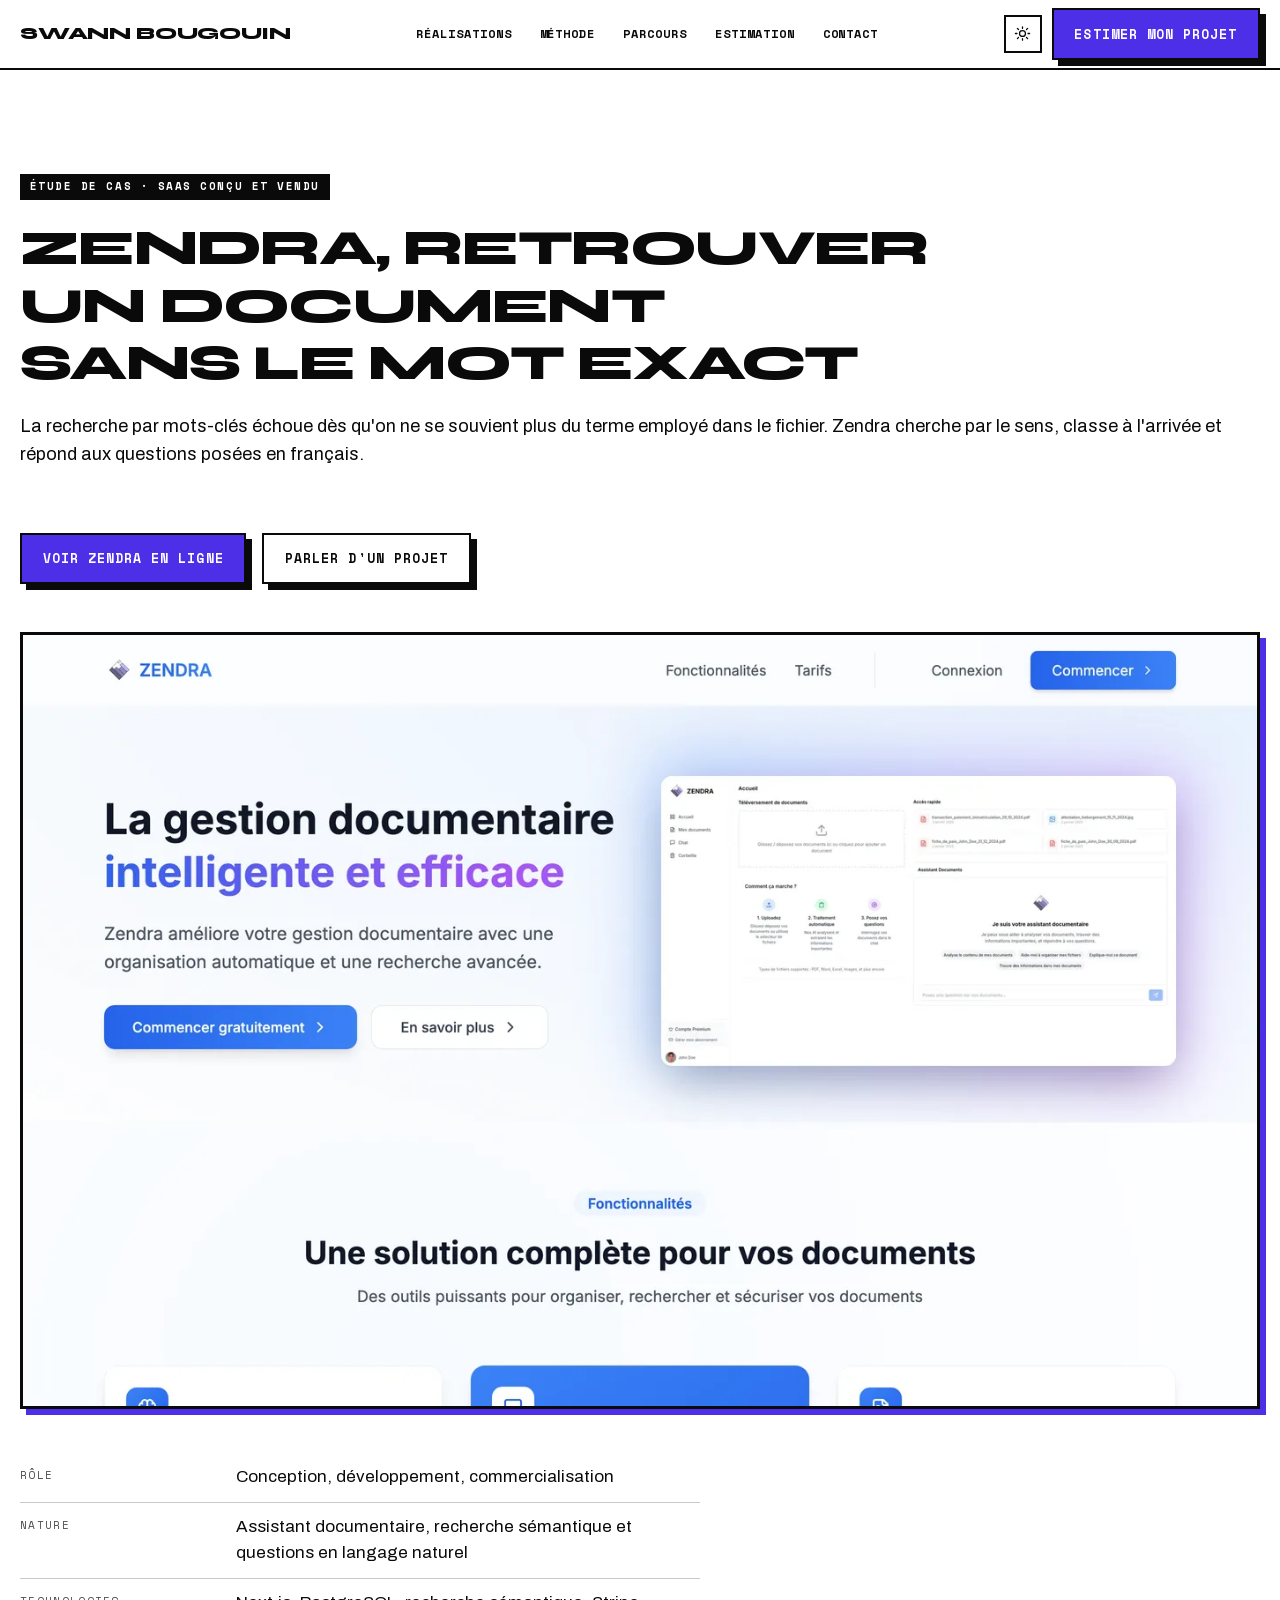
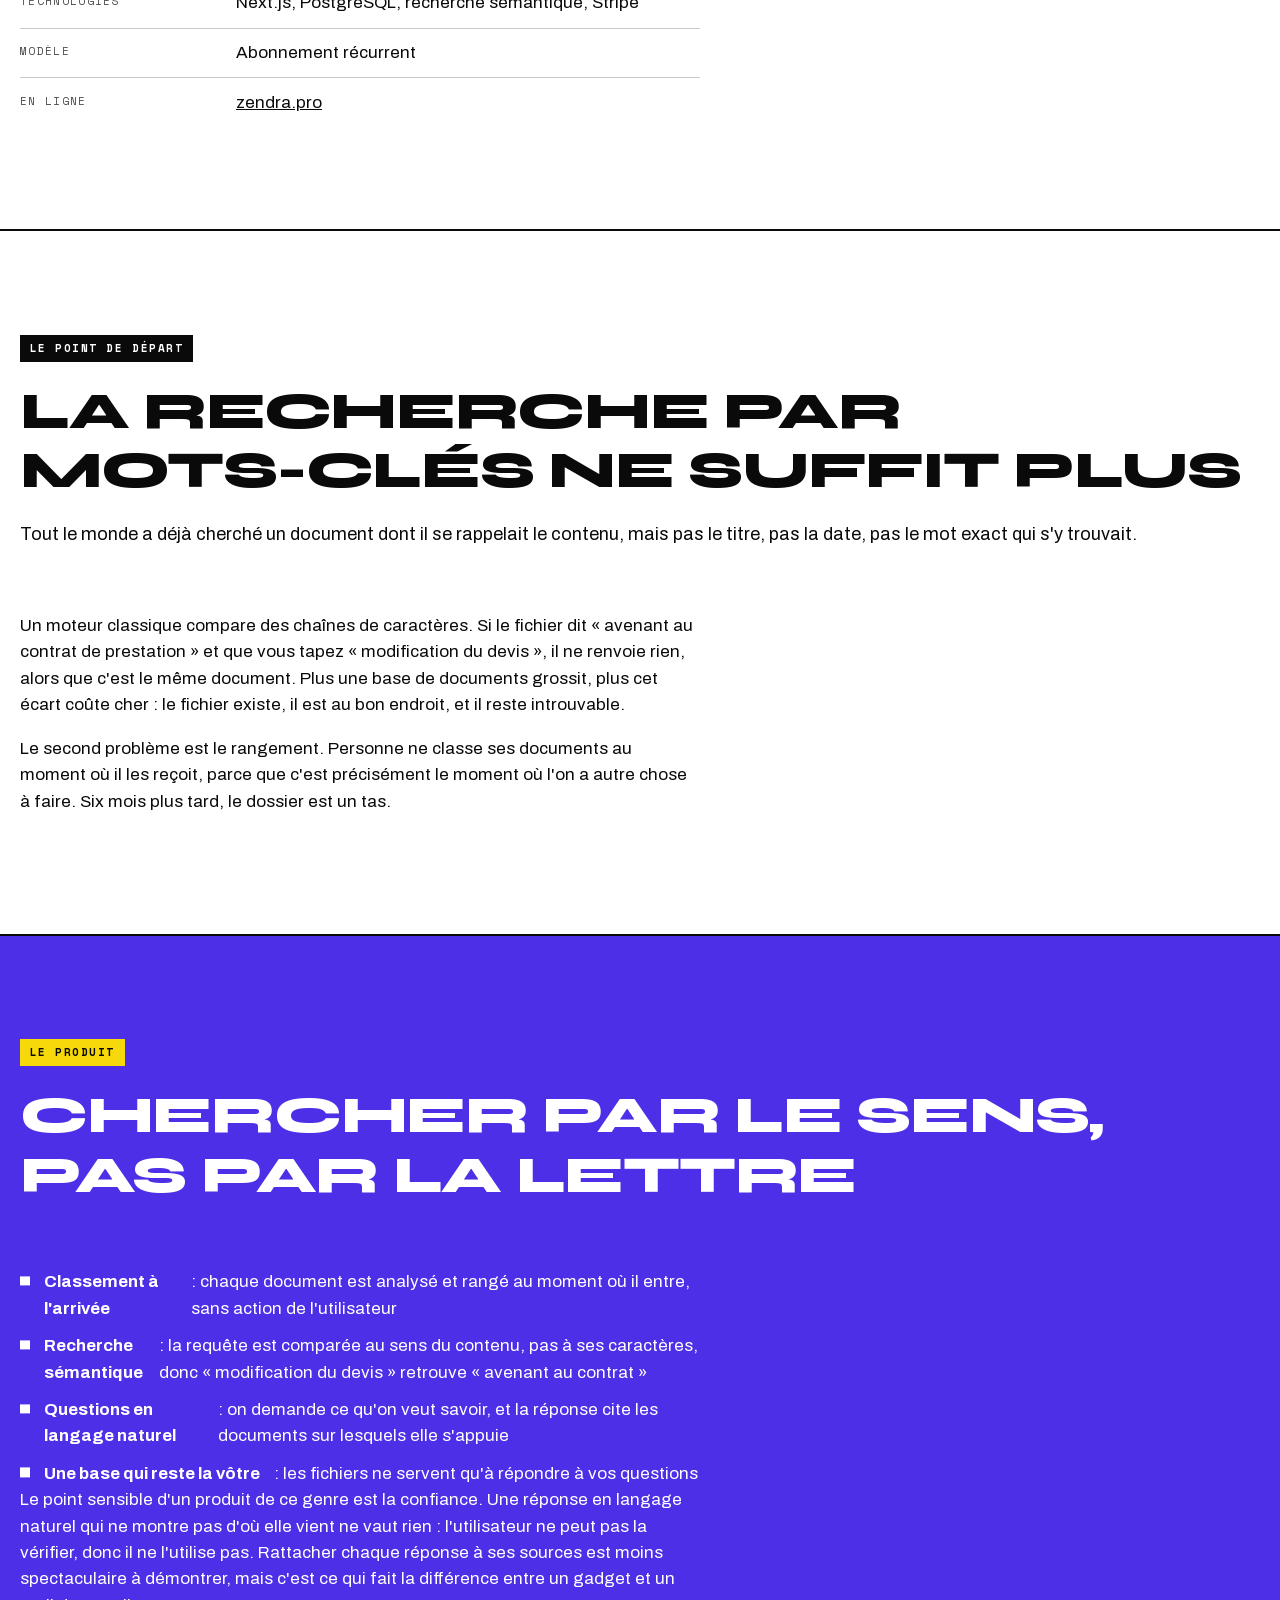
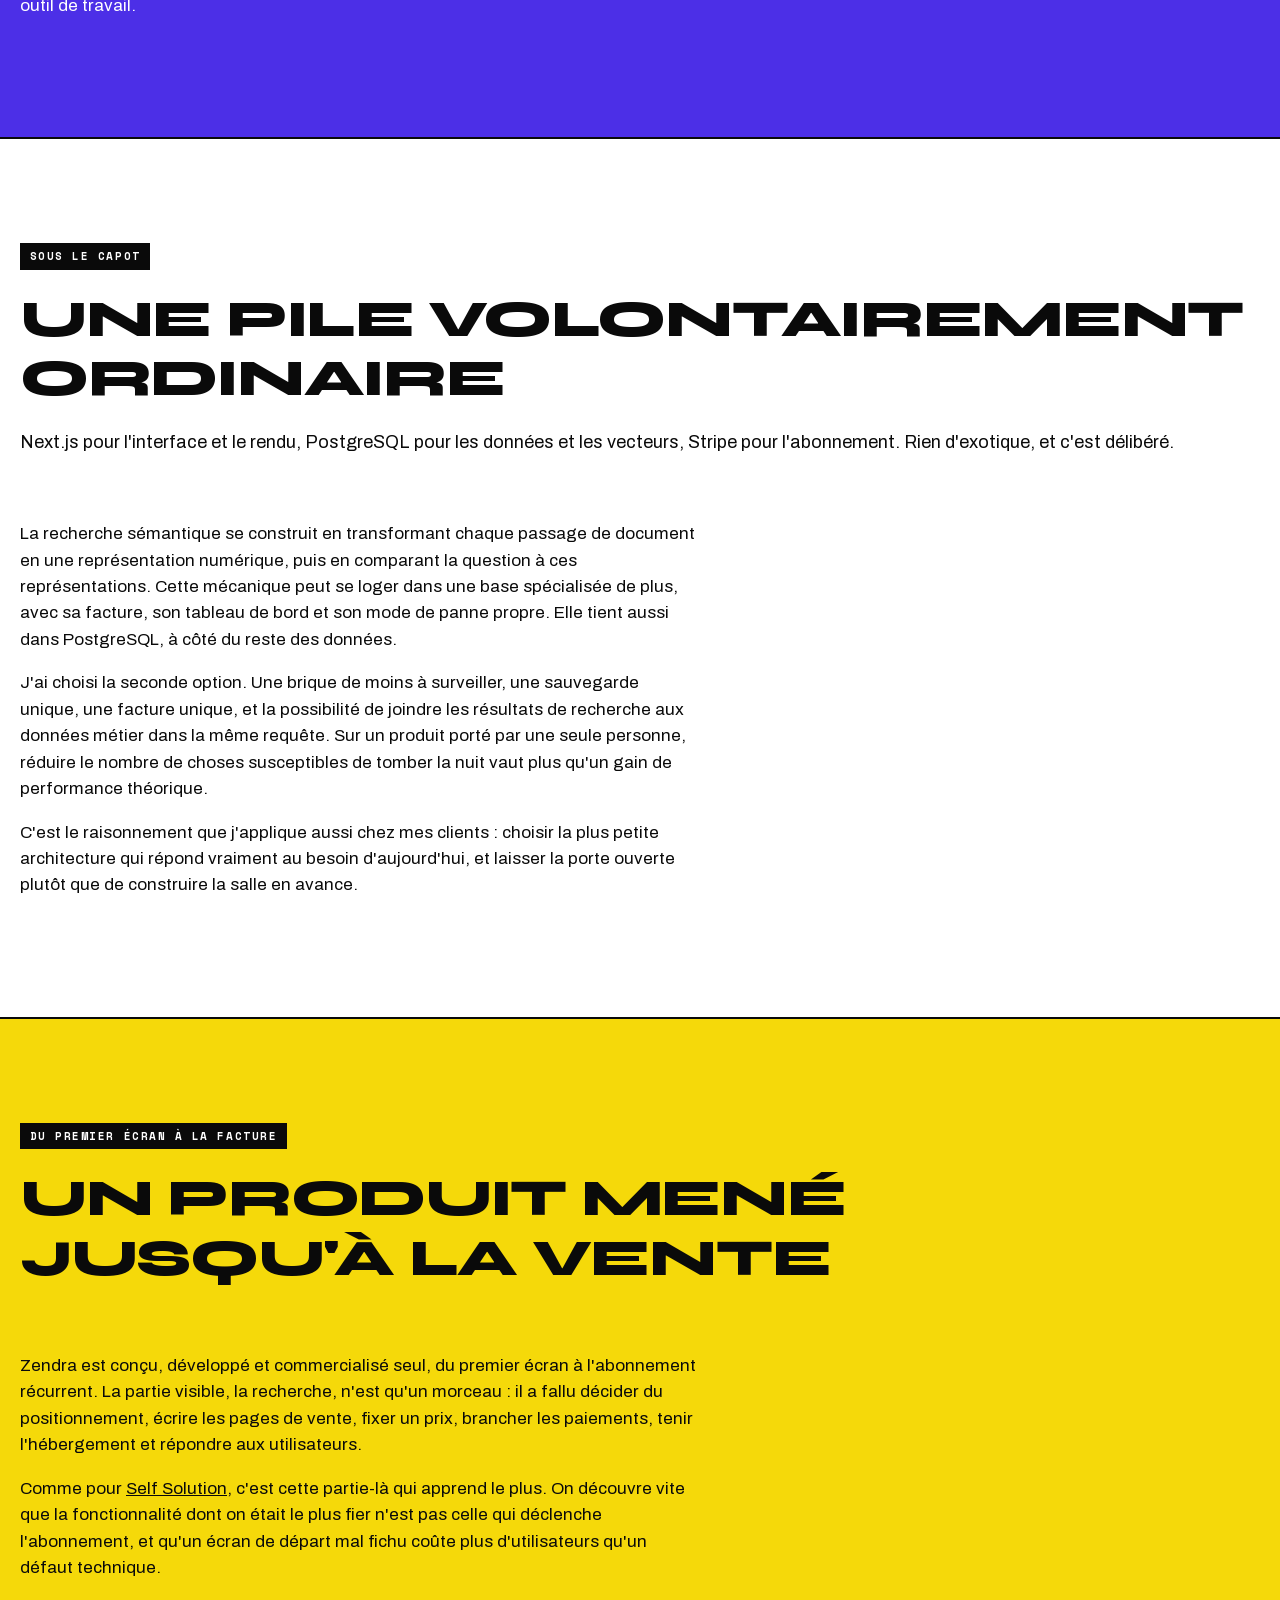
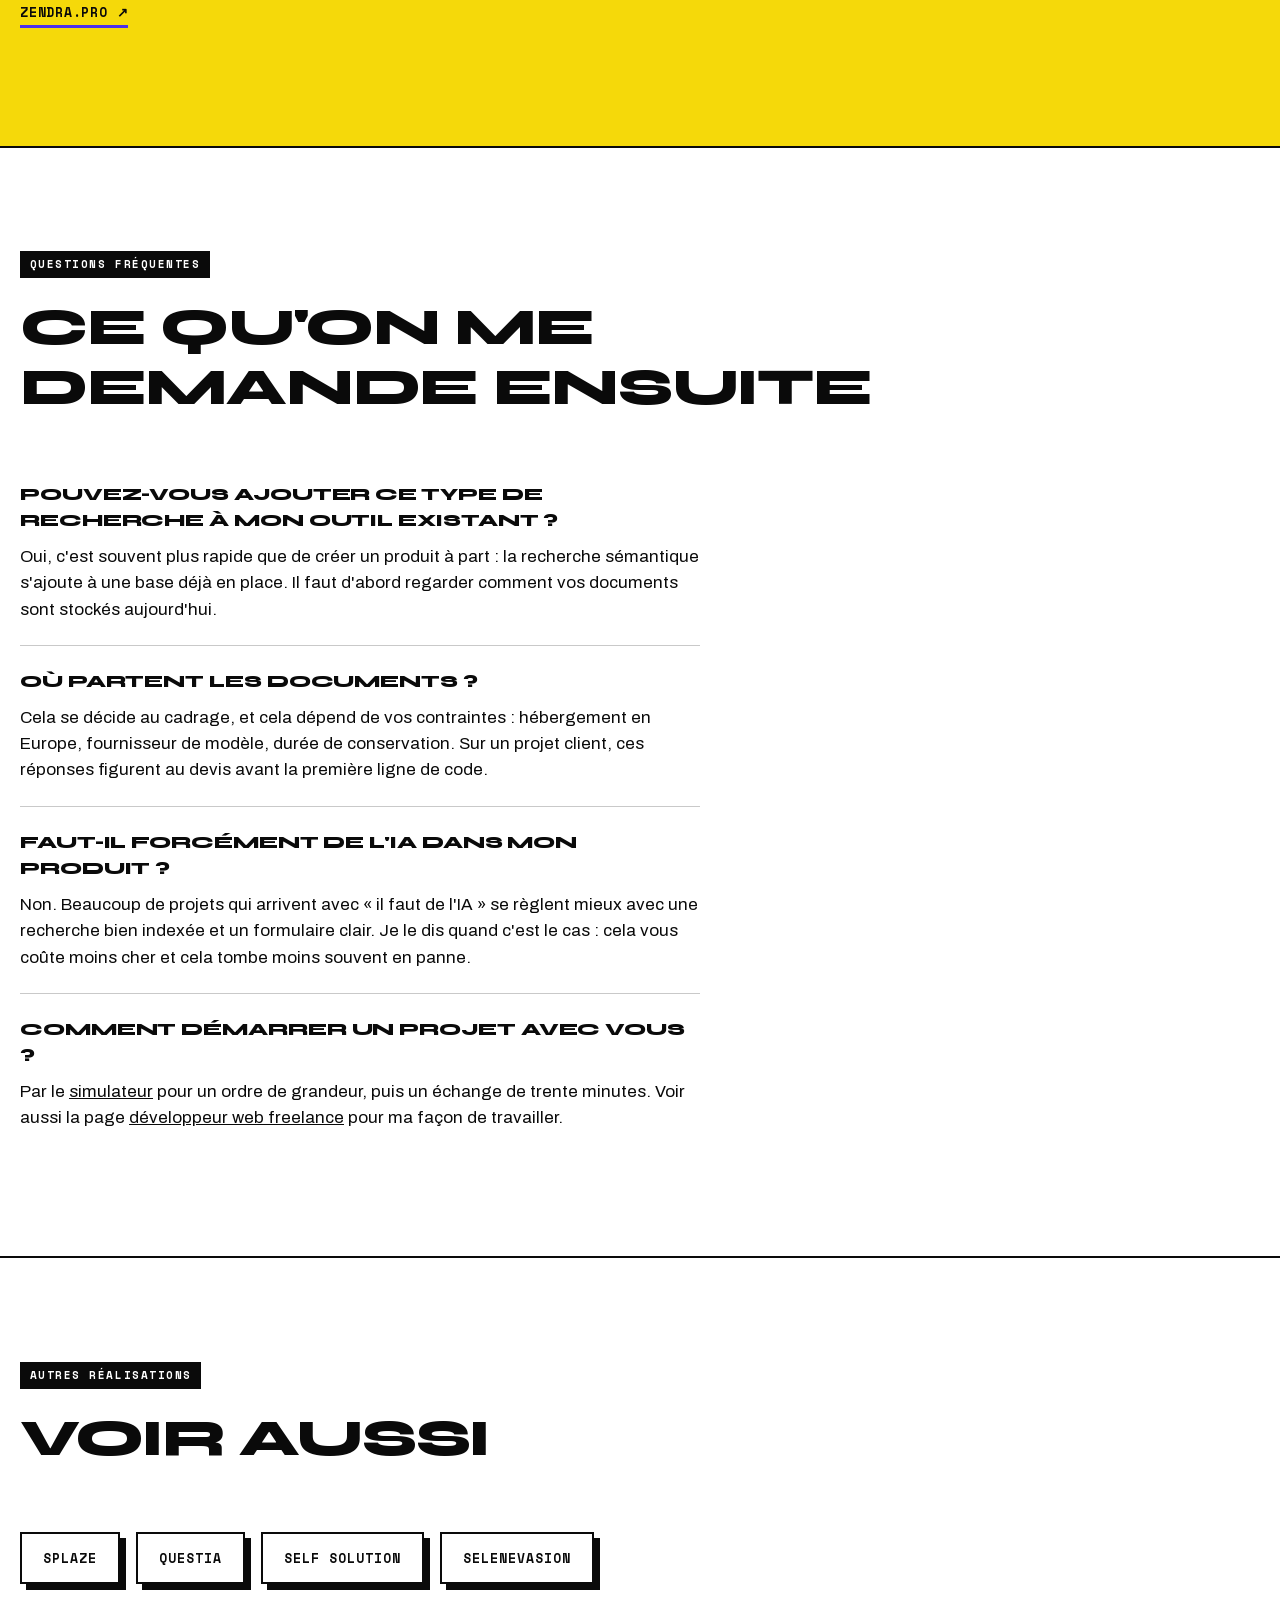
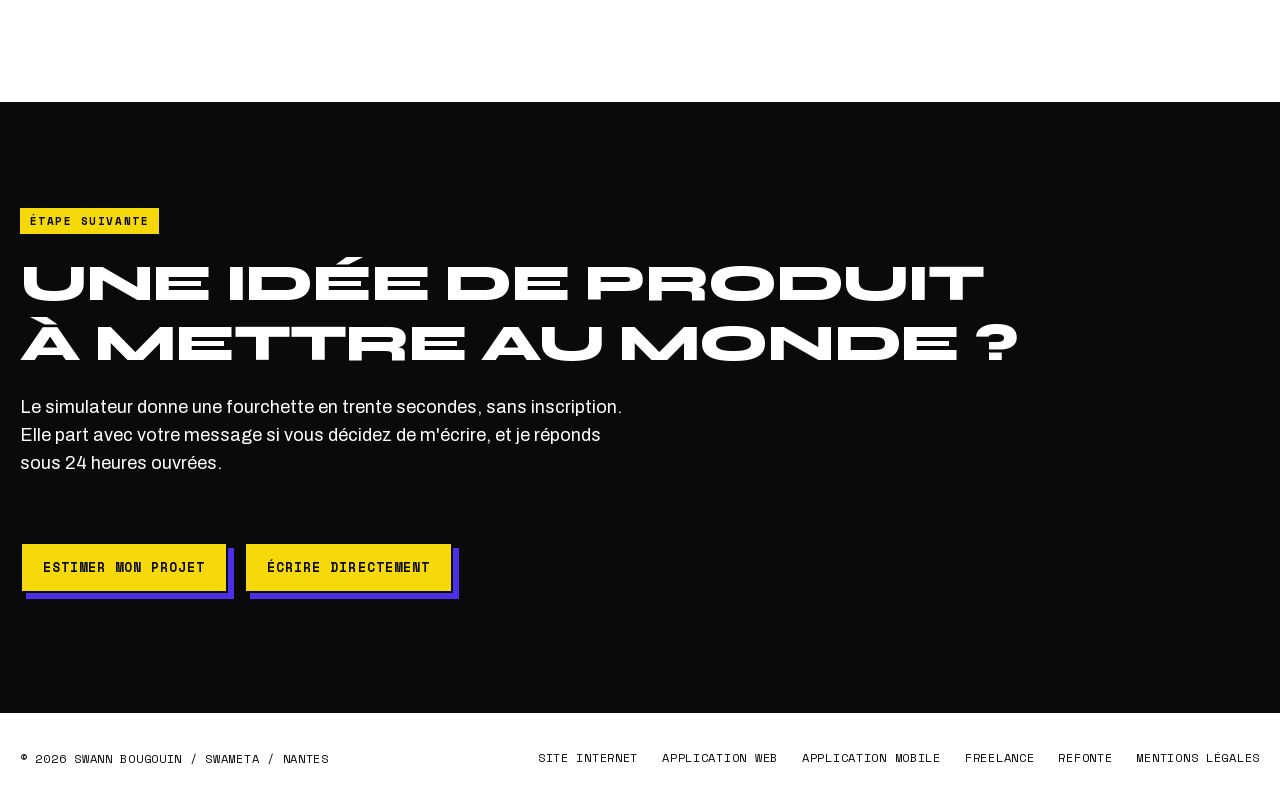
<file: realisation-zendra.html>
<!DOCTYPE html>
<html lang="fr">
  <head>
<!-- Fichier genere par tools/build-pages.mjs : editez le script, pas ce fichier. -->
    <meta charset="UTF-8" />
    <meta name="viewport" content="width=device-width, initial-scale=1" />
    <title>Zendra : recherche sémantique dans ses documents | Étude de cas</title>
    <meta name="description" content="Étude de cas Zendra : un assistant documentaire qui classe les fichiers à l'arrivée, cherche par le sens plutôt que par mots-clés et répond en langage naturel. Conçu et commercialisé seul." />
    <link rel="canonical" href="https://swannbougou.in/realisation-zendra.html" />
    <link rel="icon" href="assets/img/logo.png" />
    <link rel="apple-touch-icon" href="assets/img/apple-touch-icon.png" />
    <meta name="theme-color" content="#ffffff" media="(prefers-color-scheme: light)" />
    <meta name="theme-color" content="#0a0a0a" media="(prefers-color-scheme: dark)" />

    <meta property="og:type" content="website" />
    <meta property="og:locale" content="fr_FR" />
    <meta property="og:site_name" content="Swann Bougouin" />
    <meta property="og:title" content="Zendra : recherche sémantique dans ses documents | Étude de cas" />
    <meta property="og:description" content="Étude de cas Zendra : un assistant documentaire qui classe les fichiers à l'arrivée, cherche par le sens plutôt que par mots-clés et répond en langage naturel. Conçu et commercialisé seul." />
    <meta property="og:url" content="https://swannbougou.in/realisation-zendra.html" />
    <meta property="og:image" content="https://swannbougou.in/assets/img/cover.png" />
    <meta name="twitter:card" content="summary_large_image" />

    <script type="application/ld+json">
      {
        "@context": "https://schema.org",
        "@graph": [
          {
            "@type": "BreadcrumbList",
            "itemListElement": [
              { "@type": "ListItem", "position": 1, "name": "Accueil", "item": "https://swannbougou.in/" },
              { "@type": "ListItem", "position": 2, "name": "Réalisations", "item": "https://swannbougou.in/#travaux" },
              { "@type": "ListItem", "position": 3, "name": "Zendra", "item": "https://swannbougou.in/realisation-zendra.html" }
            ]
          },
          {
            "@type": "CreativeWork",
            "name": "Zendra",
            "headline": "Zendra",
            "description": "Étude de cas Zendra : un assistant documentaire qui classe les fichiers à l'arrivée, cherche par le sens plutôt que par mots-clés et répond en langage naturel. Conçu et commercialisé seul.",
            "url": "https://swannbougou.in/realisation-zendra.html",
            "inLanguage": "fr-FR",
            "author": {
              "@type": "ProfessionalService",
              "name": "Swameta",
              "alternateName": "Swann Bougouin",
              "url": "https://swannbougou.in/",
              "email": "contact@swameta.fr",
              "telephone": "+33602221182",
              "address": { "@type": "PostalAddress", "addressLocality": "Nantes", "addressCountry": "FR" }
            },
            "about": {
              "@type": "SoftwareApplication",
              "name": "Zendra",
              "applicationCategory": "BusinessApplication",
              "operatingSystem": "Web",
              "url": "https://zendra.pro"
            }
          }
        ]
      }
    </script>

    <script>
      // Applique le theme avant le premier rendu pour eviter le flash.
      (function () {
        try {
          var t = localStorage.getItem("theme");
          if (t === "light" || t === "dark")
            document.documentElement.setAttribute("data-theme", t);
        } catch (e) {}
      })();
    </script>

    <link rel="preload" as="font" type="font/woff2"
      href="assets/fonts/web/syne-400_800.woff2" crossorigin />
    <link rel="preload" as="font" type="font/woff2"
      href="assets/fonts/web/archivo-400_700.woff2" crossorigin />
    <link rel="stylesheet" href="assets/css/style.css" />

    <!-- Mesure d'audience sans cookie : ni cookie, ni stockage local ou de
         session. L'identifiant est reconstruit cote serveur par un hachage
         irreversible dont la cle change chaque jour. Heberge dans l'UE. -->
    <script>
      !function(t,e){var o,n,p,r;e.__SV||(window.posthog=e,e._i=[],e.init=function(i,s,a){function g(t,e){var o=e.split(".");2==o.length&&(t=t[o[0]],e=o[1]),t[e]=function(){t.push([e].concat(Array.prototype.slice.call(arguments,0)))}}(p=t.createElement("script")).type="text/javascript",p.crossOrigin="anonymous",p.async=!0,p.src=s.api_host.replace(".i.posthog.com","-assets.i.posthog.com")+"/static/array.js",(r=t.getElementsByTagName("script")[0]).parentNode.insertBefore(p,r);var u=e;for(void 0!==a?u=e[a]=[]:a="posthog",u.people=u.people||[],u.toString=function(t){var e="posthog";return"posthog"!==a&&(e+="."+a),t||(e+=" (stub)"),e},u.people.toString=function(){return u.toString(1)+".people (stub)"},o="init capture register register_once register_for_session unregister unregister_for_session getFeatureFlag getFeatureFlagResult isFeatureEnabled reloadFeatureFlags updateEarlyAccessFeatureEnrollment getEarlyAccessFeatures on onFeatureFlags onSessionId getSurveys getActiveMatchingSurveys renderSurvey canRenderSurvey getNextSurveyStep identify setPersonProperties group resetGroups setPersonPropertiesForFlags resetPersonPropertiesForFlags setGroupPropertiesForFlags resetGroupPropertiesForFlags reset get_distinct_id getGroups get_session_id get_session_replay_url alias set_config startSessionRecording stopSessionRecording sessionRecordingStarted captureException loadToolbar get_property getSessionProperty createPersonProfile opt_in_capturing opt_out_capturing has_opted_in_capturing has_opted_out_capturing clear_opt_in_out_capturing debug".split(" "),n=0;n<o.length;n++)g(u,o[n]);e._i.push([i,s,a])},e.__SV=1)}(document,window.posthog||[]);
      posthog.init("phc_BXwB7J33LBWBARGmR7yYLdz7KM5iUtbV4jdddWYPj6Lb", {
        api_host: "https://eu.i.posthog.com",
        defaults: "2026-05-30",
        cookieless_mode: "always",
        capture_dead_clicks: false,
        capture_exceptions: false
      });
    </script>
  </head>

  <body id="top">
    <a href="#contenu" class="sr">Aller au contenu</a>

    <header class="nav" id="nav">
      <div class="nav-inner">
        <a class="brand" href="/">Swann Bougouin</a>

        <nav aria-label="Principale">
          <ul class="nav-links">
            <li><a href="/#travaux">Réalisations</a></li>
            <li><a href="/#methode">Méthode</a></li>
            <li><a href="/#parcours">Parcours</a></li>
            <li><a href="/#estimation">Estimation</a></li>
            <li><a href="/#contact">Contact</a></li>
          </ul>
        </nav>

        <div class="nav-tools">
          <button class="icon-btn theme-toggle" id="theme-toggle" type="button" aria-label="Changer de thème">
            <svg class="sun" viewBox="0 0 24 24" fill="none" stroke="currentColor" stroke-width="1.8" stroke-linecap="round" aria-hidden="true">
              <circle cx="12" cy="12" r="4.2" />
              <path d="M12 2.6v2.2M12 19.2v2.2M4.2 12H2M22 12h-2.2M6.3 6.3 4.8 4.8M19.2 19.2l-1.5-1.5M17.7 6.3l1.5-1.5M4.8 19.2l1.5-1.5" />
            </svg>
            <svg class="moon" viewBox="0 0 24 24" fill="none" stroke="currentColor" stroke-width="1.8" stroke-linecap="round" stroke-linejoin="round" aria-hidden="true">
              <path d="M20.5 14.3A8.5 8.5 0 1 1 9.7 3.5a6.8 6.8 0 0 0 10.8 10.8Z" />
            </svg>
          </button>
          <a class="btn btn-solid" href="/#estimation">Estimer mon projet</a>
        </div>
      </div>
    </header>

    <main id="contenu">
      <section class="band">
        <div class="shell svc">
          <div class="head" data-reveal>
            <span class="kicker">Étude de cas · SaaS conçu et vendu</span>
            <h1>Zendra, retrouver un document <br class='br-lg' />sans le mot exact</h1>
            <p class="lede">La recherche par mots-clés échoue dès qu'on ne se souvient plus du terme employé dans le fichier. Zendra cherche par le sens, classe à l'arrivée et répond aux questions posées en français.</p>
          </div>
          <p class="legal-back" data-reveal>
            <a class="btn btn-solid" href="https://zendra.pro" target="_blank" rel="noopener">Voir Zendra en ligne</a>
            <a class="btn" href="/#contact">Parler d'un projet</a>
          </p>
          <div class="case-shot" data-reveal>
            <img src="assets/img/zendra.webp"
              srcset="assets/img/zendra-700.webp 700w, assets/img/zendra-1000.webp 1000w, assets/img/zendra.webp 1400w"
              sizes="(min-width: 1240px) 1200px, 94vw" alt="Page d'accueil de Zendra" width="1400" height="875" loading="lazy" decoding="async" />
          </div>
          <div data-reveal>
            <dl class="case-facts">
              <div><dt>Rôle</dt><dd>Conception, développement, commercialisation</dd></div>
              <div><dt>Nature</dt><dd>Assistant documentaire, recherche sémantique et questions en langage naturel</dd></div>
              <div><dt>Technologies</dt><dd>Next.js, PostgreSQL, recherche sémantique, Stripe</dd></div>
              <div><dt>Modèle</dt><dd>Abonnement récurrent</dd></div>
              <div><dt>En ligne</dt><dd><a href="https://zendra.pro" target="_blank" rel="noopener">zendra.pro</a></dd></div>
            </dl>
          </div>
        </div>
      </section>

      <section class="band">
        <div class="shell svc">
          <div class="head" data-reveal>
            <span class="kicker">Le point de départ</span>
            <h2>La recherche par <br class='br-lg' />mots-clés ne suffit plus</h2>
            <p class="lede">Tout le monde a déjà cherché un document dont il se rappelait le contenu, mais pas le titre, pas la date, pas le mot exact qui s'y trouvait.</p>
          </div>
          <div data-reveal>
            <p>
              Un moteur classique compare des chaînes de caractères. Si le
              fichier dit « avenant au contrat de prestation » et que vous tapez
              « modification du devis », il ne renvoie rien, alors que c'est le
              même document. Plus une base de documents grossit, plus cet écart
              coûte cher : le fichier existe, il est au bon endroit, et il reste
              introuvable.
            </p>
            <p>
              Le second problème est le rangement. Personne ne classe ses
              documents au moment où il les reçoit, parce que c'est
              précisément le moment où l'on a autre chose à faire. Six mois plus
              tard, le dossier est un tas.
            </p>
          </div>
        </div>
      </section>

      <section class="band on-violet">
        <div class="shell svc">
          <div class="head" data-reveal>
            <span class="kicker">Le produit</span>
            <h2>Chercher par le sens, <br class='br-lg' />pas par la lettre</h2>
          </div>
          <div data-reveal>
            <ul class="marks">
              <li><strong>Classement à l'arrivée</strong> : chaque document est analysé et rangé au moment où il entre, sans action de l'utilisateur</li>
              <li><strong>Recherche sémantique</strong> : la requête est comparée au sens du contenu, pas à ses caractères, donc « modification du devis » retrouve « avenant au contrat »</li>
              <li><strong>Questions en langage naturel</strong> : on demande ce qu'on veut savoir, et la réponse cite les documents sur lesquels elle s'appuie</li>
              <li><strong>Une base qui reste la vôtre</strong> : les fichiers ne servent qu'à répondre à vos questions</li>
            </ul>
            <p>
              Le point sensible d'un produit de ce genre est la confiance. Une
              réponse en langage naturel qui ne montre pas d'où elle vient ne
              vaut rien : l'utilisateur ne peut pas la vérifier, donc il ne
              l'utilise pas. Rattacher chaque réponse à ses sources est moins
              spectaculaire à démontrer, mais c'est ce qui fait la différence
              entre un gadget et un outil de travail.
            </p>
          </div>
        </div>
      </section>

      <section class="band">
        <div class="shell svc">
          <div class="head" data-reveal>
            <span class="kicker">Sous le capot</span>
            <h2>Une pile volontairement <br class='br-lg' />ordinaire</h2>
            <p class="lede">Next.js pour l'interface et le rendu, PostgreSQL pour les données et les vecteurs, Stripe pour l'abonnement. Rien d'exotique, et c'est délibéré.</p>
          </div>
          <div data-reveal>
            <p>
              La recherche sémantique se construit en transformant chaque
              passage de document en une représentation numérique, puis en
              comparant la question à ces représentations. Cette mécanique peut
              se loger dans une base spécialisée de plus, avec sa facture, son
              tableau de bord et son mode de panne propre. Elle tient aussi dans
              PostgreSQL, à côté du reste des données.
            </p>
            <p>
              J'ai choisi la seconde option. Une brique de moins à surveiller,
              une sauvegarde unique, une facture unique, et la possibilité de
              joindre les résultats de recherche aux données métier dans la même
              requête. Sur un produit porté par une seule personne, réduire le
              nombre de choses susceptibles de tomber la nuit vaut plus qu'un
              gain de performance théorique.
            </p>
            <p>
              C'est le raisonnement que j'applique aussi chez mes clients :
              choisir la plus petite architecture qui répond vraiment au besoin
              d'aujourd'hui, et laisser la porte ouverte plutôt que de construire
              la salle en avance.
            </p>
          </div>
        </div>
      </section>

      <section class="band on-jaune">
        <div class="shell svc">
          <div class="head" data-reveal>
            <span class="kicker">Du premier écran à la facture</span>
            <h2>Un produit mené <br class='br-lg' />jusqu'à la vente</h2>
          </div>
          <div data-reveal>
            <p>
              Zendra est conçu, développé et commercialisé seul, du premier
              écran à l'abonnement récurrent. La partie visible, la recherche,
              n'est qu'un morceau : il a fallu décider du positionnement, écrire
              les pages de vente, fixer un prix, brancher les paiements, tenir
              l'hébergement et répondre aux utilisateurs.
            </p>
            <p>
              Comme pour <a href="/realisation-selfsolution.html">Self Solution</a>,
              c'est cette partie-là qui apprend le plus. On découvre vite que la
              fonctionnalité dont on était le plus fier n'est pas celle qui
              déclenche l'abonnement, et qu'un écran de départ mal fichu coûte
              plus d'utilisateurs qu'un défaut technique.
            </p>
            <p>
              <a class="case-link" href="https://zendra.pro" target="_blank" rel="noopener">zendra.pro &#8599;</a>
            </p>
          </div>
        </div>
      </section>

      <section class="band">
        <div class="shell svc">
          <div class="head" data-reveal>
            <span class="kicker">Questions fréquentes</span>
            <h2>Ce qu'on me <br class='br-lg' />demande ensuite</h2>
          </div>
          <div data-reveal>
            <dl class="faq">
              <div><dt>Pouvez-vous ajouter ce type de recherche à mon outil existant ?</dt><dd>Oui, c'est souvent plus rapide que de créer un produit à part : la recherche sémantique s'ajoute à une base déjà en place. Il faut d'abord regarder comment vos documents sont stockés aujourd'hui.</dd></div>
              <div><dt>Où partent les documents ?</dt><dd>Cela se décide au cadrage, et cela dépend de vos contraintes : hébergement en Europe, fournisseur de modèle, durée de conservation. Sur un projet client, ces réponses figurent au devis avant la première ligne de code.</dd></div>
              <div><dt>Faut-il forcément de l'IA dans mon produit ?</dt><dd>Non. Beaucoup de projets qui arrivent avec « il faut de l'IA » se règlent mieux avec une recherche bien indexée et un formulaire clair. Je le dis quand c'est le cas : cela vous coûte moins cher et cela tombe moins souvent en panne.</dd></div>
              <div><dt>Comment démarrer un projet avec vous ?</dt><dd>Par le <a href="/#estimation">simulateur</a> pour un ordre de grandeur, puis un échange de trente minutes. Voir aussi la page <a href="/developpeur-web-freelance-nantes.html">développeur web freelance</a> pour ma façon de travailler.</dd></div>
            </dl>
          </div>
        </div>
      </section>

      <section class="band">
        <div class="shell svc">
          <div class="head" data-reveal>
            <span class="kicker">Autres réalisations</span>
            <h2>Voir aussi</h2>
          </div>
          <p class="legal-back" data-reveal>
            <a class="btn" href="/realisation-splaze.html">Splaze</a>
            <a class="btn" href="/realisation-questia.html">Questia</a>
            <a class="btn" href="/realisation-selfsolution.html">Self Solution</a>
            <a class="btn" href="/realisation-selenevasions.html">SelenEvasion</a>
          </p>
        </div>
      </section>

      <section class="band on-ink">
        <div class="shell">
          <div class="head" data-reveal>
            <span class="kicker">Étape suivante</span>
            <h2>Une idée de produit <br class='br-lg' />à mettre au monde ?</h2>
            <p class="lede">
              Le simulateur donne une fourchette en trente secondes, sans
              inscription. Elle part avec votre message si vous décidez de
              m'écrire, et je réponds sous 24 heures ouvrées.
            </p>
          </div>
          <p class="legal-back">
            <a class="btn btn-solid" href="/#estimation">Estimer mon projet</a>
            <a class="btn" href="/#contact">Écrire directement</a>
          </p>
        </div>
      </section>
    </main>

    <footer class="foot">
      <div class="shell foot-inner">
        <span>&copy; <span id="year">2026</span> Swann Bougouin / Swameta / Nantes</span>
        <nav aria-label="Pied de page">
          <a href="/creation-site-internet-nantes.html">Site internet</a>
          <a href="/creation-application-web-saas.html">Application web</a>
          <a href="/developpeur-application-mobile.html">Application mobile</a>
          <a href="/developpeur-web-freelance-nantes.html">Freelance</a>
          <a href="/refonte-site-internet.html">Refonte</a>
          <a href="/mentions-legales.html">Mentions légales</a>
        </nav>
      </div>
    </footer>

    <script src="assets/js/app.js" defer></script>
  </body>
</html>
</file>
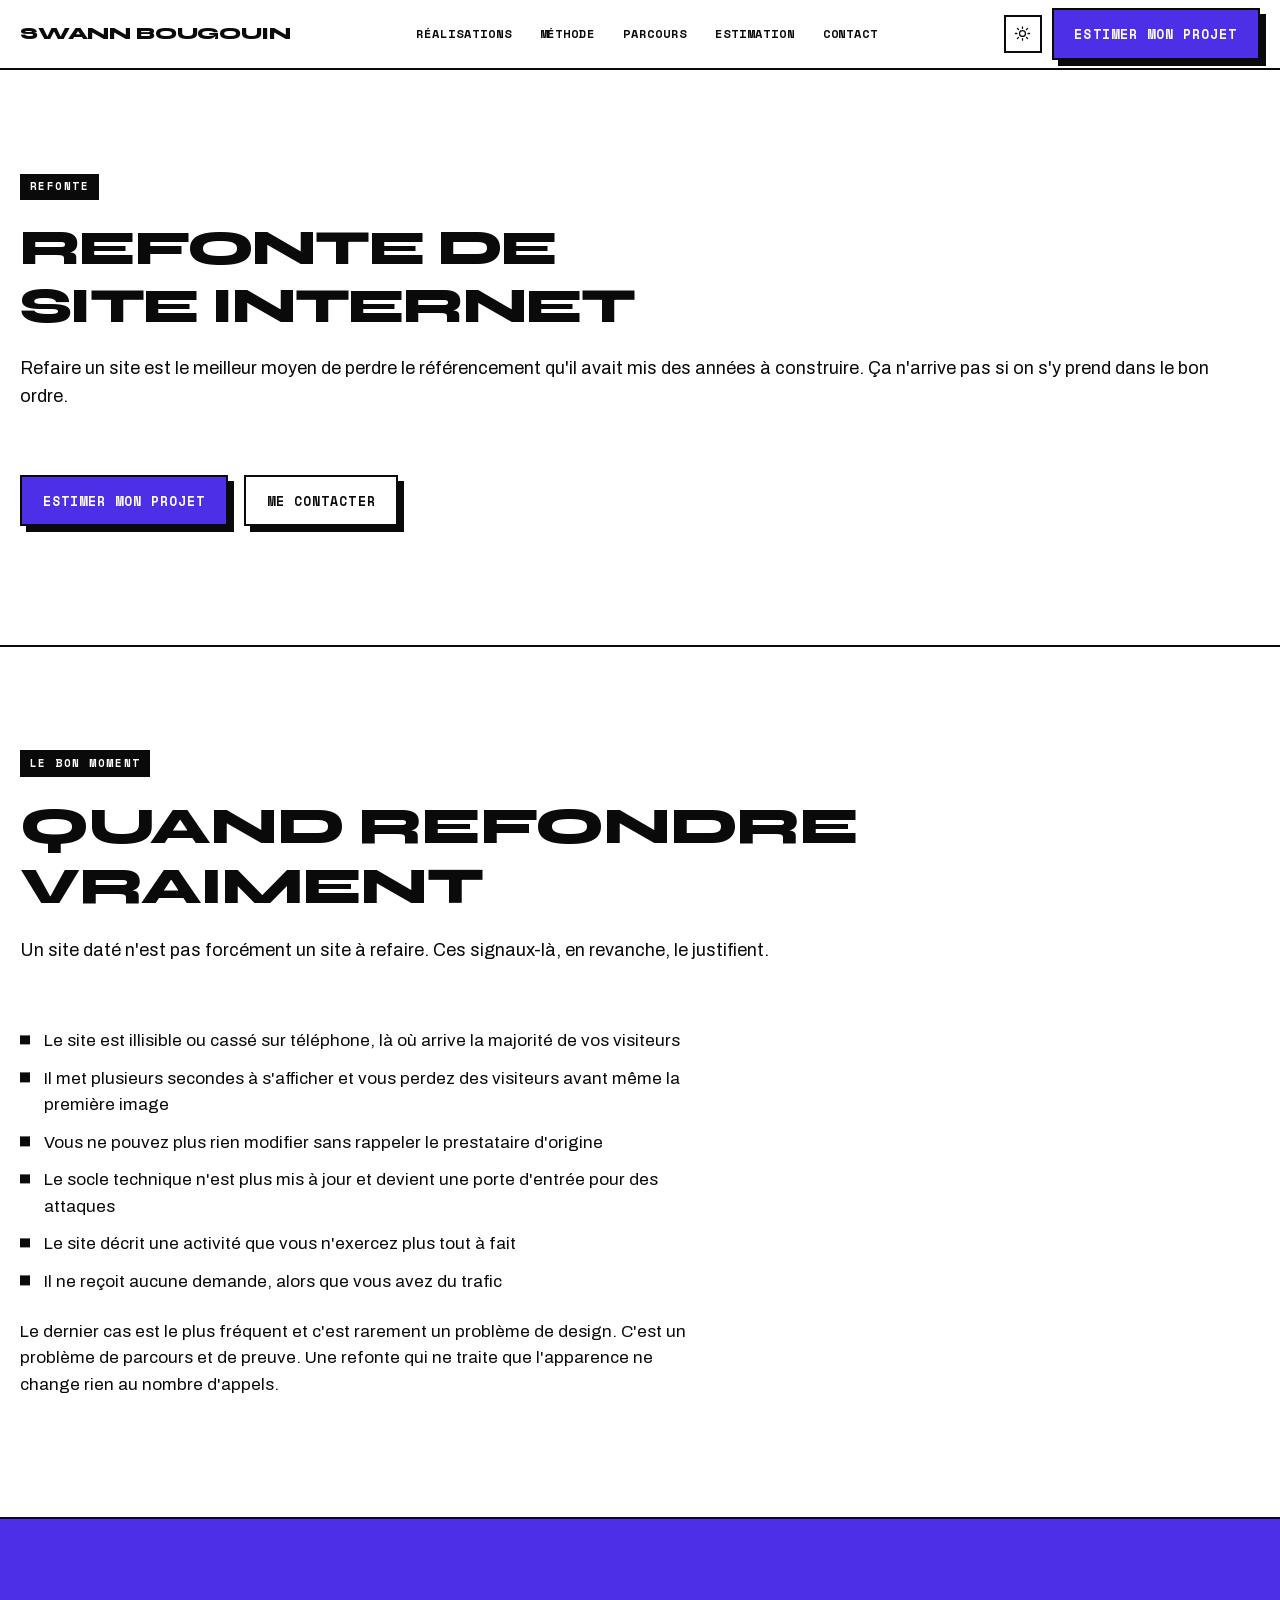
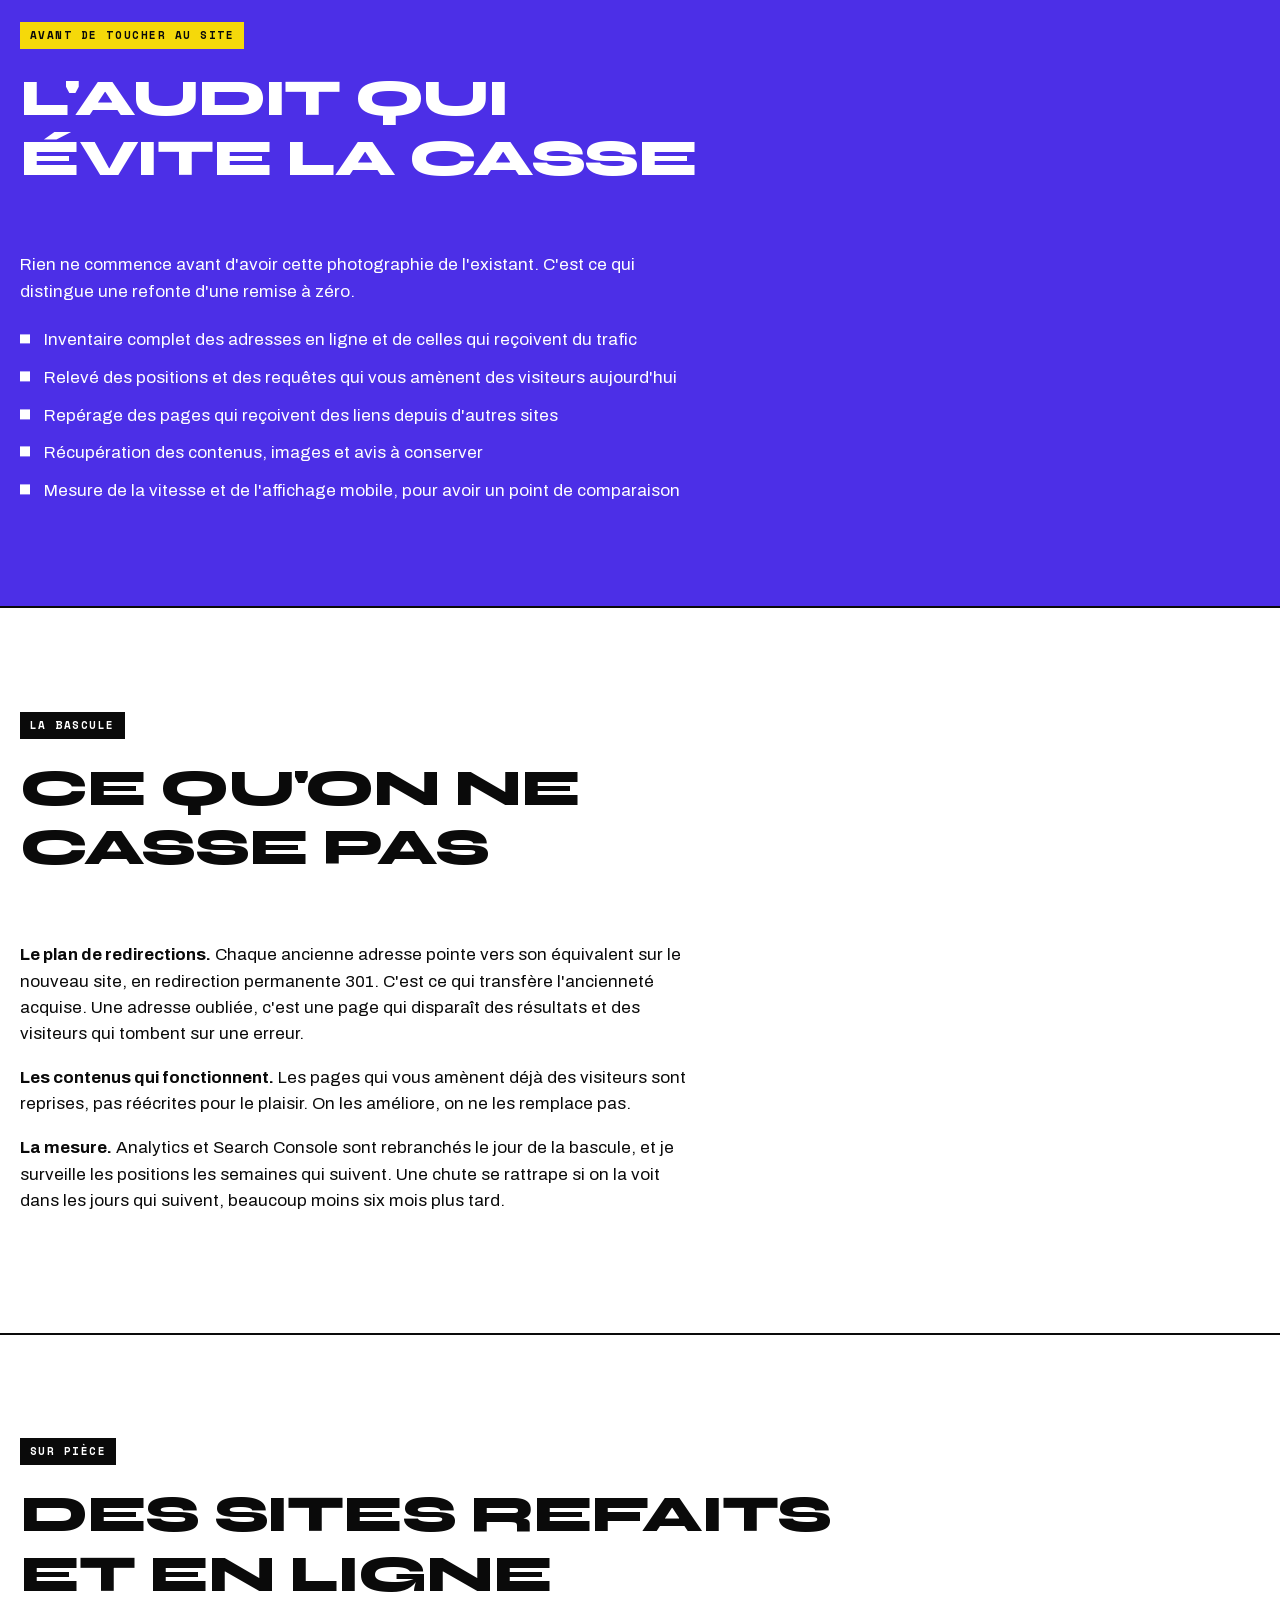
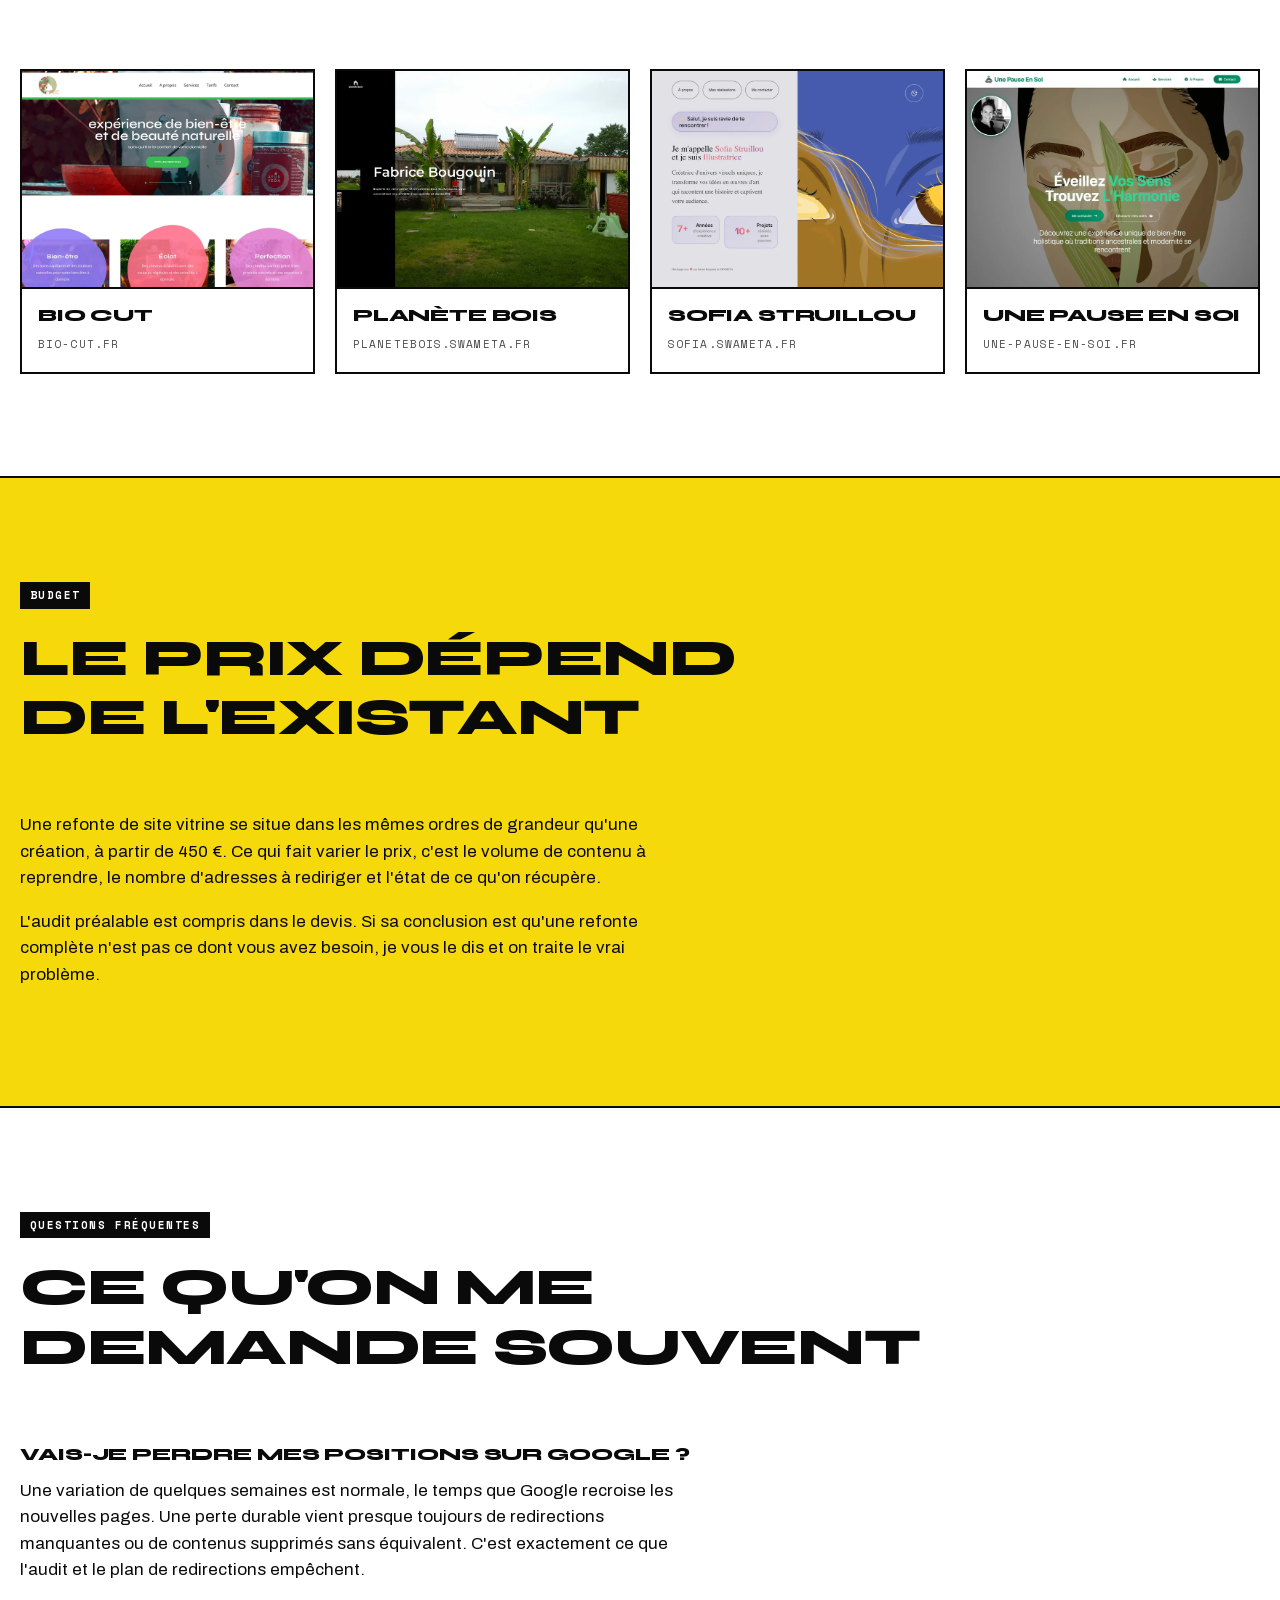
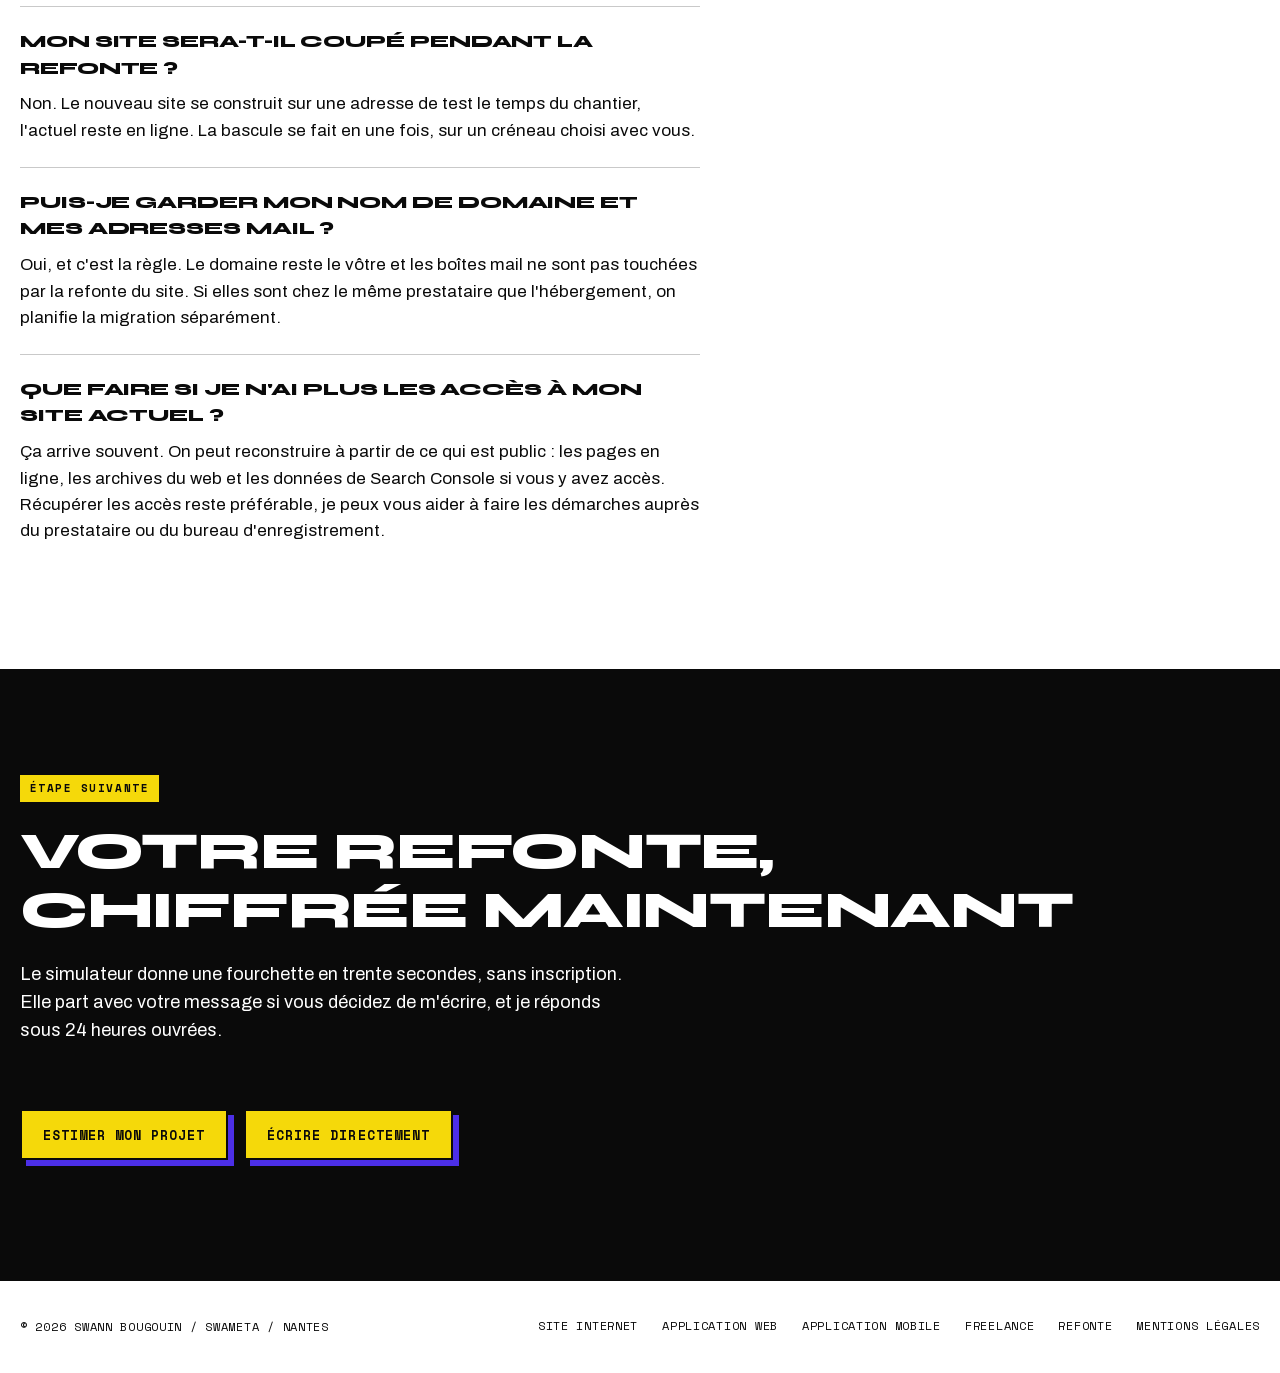
<file: refonte-site-internet.html>
<!DOCTYPE html>
<html lang="fr">
  <head>
<!-- Fichier genere par tools/build-pages.mjs : editez le script, pas ce fichier. -->
    <meta charset="UTF-8" />
    <meta name="viewport" content="width=device-width, initial-scale=1" />
    <title>Refonte de site internet sans perdre son référencement | Swann Bougouin</title>
    <meta name="description" content="Refonte de site web à Nantes : audit préalable, plan de redirections 301, migration des contenus et suivi des positions. Sans casser votre référencement." />
    <link rel="canonical" href="https://swannbougou.in/refonte-site-internet.html" />
    <link rel="icon" href="assets/img/logo.png" />
    <link rel="apple-touch-icon" href="assets/img/apple-touch-icon.png" />
    <meta name="theme-color" content="#ffffff" media="(prefers-color-scheme: light)" />
    <meta name="theme-color" content="#0a0a0a" media="(prefers-color-scheme: dark)" />

    <meta property="og:type" content="website" />
    <meta property="og:locale" content="fr_FR" />
    <meta property="og:site_name" content="Swann Bougouin" />
    <meta property="og:title" content="Refonte de site internet sans perdre son référencement | Swann Bougouin" />
    <meta property="og:description" content="Refonte de site web à Nantes : audit préalable, plan de redirections 301, migration des contenus et suivi des positions. Sans casser votre référencement." />
    <meta property="og:url" content="https://swannbougou.in/refonte-site-internet.html" />
    <meta property="og:image" content="https://swannbougou.in/assets/img/cover.png" />
    <meta name="twitter:card" content="summary_large_image" />

    <script type="application/ld+json">
      {
        "@context": "https://schema.org",
        "@graph": [
          {
            "@type": "BreadcrumbList",
            "itemListElement": [
              { "@type": "ListItem", "position": 1, "name": "Accueil", "item": "https://swannbougou.in/" },
              { "@type": "ListItem", "position": 2, "name": "Refonte de site internet", "item": "https://swannbougou.in/refonte-site-internet.html" }
            ]
          },
          {
            "@type": "Service",
            "name": "Refonte de site internet",
            "description": "Refonte de site web à Nantes : audit préalable, plan de redirections 301, migration des contenus et suivi des positions. Sans casser votre référencement.",
            "serviceType": "Refonte et migration de site web",
            "url": "https://swannbougou.in/refonte-site-internet.html",
            "areaServed": ["Nantes","Loire-Atlantique","France"],
            "provider": {
              "@type": "ProfessionalService",
              "name": "Swameta",
              "alternateName": "Swann Bougouin",
              "url": "https://swannbougou.in/",
              "email": "contact@swameta.fr",
              "telephone": "+33602221182",
              "address": { "@type": "PostalAddress", "addressLocality": "Nantes", "addressCountry": "FR" }
            }
          }
        ]
      }
    </script>

    <script>
      // Applique le theme avant le premier rendu pour eviter le flash.
      (function () {
        try {
          var t = localStorage.getItem("theme");
          if (t === "light" || t === "dark")
            document.documentElement.setAttribute("data-theme", t);
        } catch (e) {}
      })();
    </script>

    <link rel="preload" as="font" type="font/woff2"
      href="assets/fonts/web/syne-400_800.woff2" crossorigin />
    <link rel="preload" as="font" type="font/woff2"
      href="assets/fonts/web/archivo-400_700.woff2" crossorigin />
    <link rel="stylesheet" href="assets/css/style.css" />

    <!-- Mesure d'audience sans cookie : ni cookie, ni stockage local ou de
         session. L'identifiant est reconstruit cote serveur par un hachage
         irreversible dont la cle change chaque jour. Heberge dans l'UE. -->
    <script>
      !function(t,e){var o,n,p,r;e.__SV||(window.posthog=e,e._i=[],e.init=function(i,s,a){function g(t,e){var o=e.split(".");2==o.length&&(t=t[o[0]],e=o[1]),t[e]=function(){t.push([e].concat(Array.prototype.slice.call(arguments,0)))}}(p=t.createElement("script")).type="text/javascript",p.crossOrigin="anonymous",p.async=!0,p.src=s.api_host.replace(".i.posthog.com","-assets.i.posthog.com")+"/static/array.js",(r=t.getElementsByTagName("script")[0]).parentNode.insertBefore(p,r);var u=e;for(void 0!==a?u=e[a]=[]:a="posthog",u.people=u.people||[],u.toString=function(t){var e="posthog";return"posthog"!==a&&(e+="."+a),t||(e+=" (stub)"),e},u.people.toString=function(){return u.toString(1)+".people (stub)"},o="init capture register register_once register_for_session unregister unregister_for_session getFeatureFlag getFeatureFlagResult isFeatureEnabled reloadFeatureFlags updateEarlyAccessFeatureEnrollment getEarlyAccessFeatures on onFeatureFlags onSessionId getSurveys getActiveMatchingSurveys renderSurvey canRenderSurvey getNextSurveyStep identify setPersonProperties group resetGroups setPersonPropertiesForFlags resetPersonPropertiesForFlags setGroupPropertiesForFlags resetGroupPropertiesForFlags reset get_distinct_id getGroups get_session_id get_session_replay_url alias set_config startSessionRecording stopSessionRecording sessionRecordingStarted captureException loadToolbar get_property getSessionProperty createPersonProfile opt_in_capturing opt_out_capturing has_opted_in_capturing has_opted_out_capturing clear_opt_in_out_capturing debug".split(" "),n=0;n<o.length;n++)g(u,o[n]);e._i.push([i,s,a])},e.__SV=1)}(document,window.posthog||[]);
      posthog.init("phc_BXwB7J33LBWBARGmR7yYLdz7KM5iUtbV4jdddWYPj6Lb", {
        api_host: "https://eu.i.posthog.com",
        defaults: "2026-05-30",
        cookieless_mode: "always",
        capture_dead_clicks: false,
        capture_exceptions: false
      });
    </script>
  </head>

  <body id="top">
    <a href="#contenu" class="sr">Aller au contenu</a>

    <header class="nav" id="nav">
      <div class="nav-inner">
        <a class="brand" href="/">Swann Bougouin</a>

        <nav aria-label="Principale">
          <ul class="nav-links">
            <li><a href="/#travaux">Réalisations</a></li>
            <li><a href="/#methode">Méthode</a></li>
            <li><a href="/#parcours">Parcours</a></li>
            <li><a href="/#estimation">Estimation</a></li>
            <li><a href="/#contact">Contact</a></li>
          </ul>
        </nav>

        <div class="nav-tools">
          <button class="icon-btn theme-toggle" id="theme-toggle" type="button" aria-label="Changer de thème">
            <svg class="sun" viewBox="0 0 24 24" fill="none" stroke="currentColor" stroke-width="1.8" stroke-linecap="round" aria-hidden="true">
              <circle cx="12" cy="12" r="4.2" />
              <path d="M12 2.6v2.2M12 19.2v2.2M4.2 12H2M22 12h-2.2M6.3 6.3 4.8 4.8M19.2 19.2l-1.5-1.5M17.7 6.3l1.5-1.5M4.8 19.2l1.5-1.5" />
            </svg>
            <svg class="moon" viewBox="0 0 24 24" fill="none" stroke="currentColor" stroke-width="1.8" stroke-linecap="round" stroke-linejoin="round" aria-hidden="true">
              <path d="M20.5 14.3A8.5 8.5 0 1 1 9.7 3.5a6.8 6.8 0 0 0 10.8 10.8Z" />
            </svg>
          </button>
          <a class="btn btn-solid" href="/#estimation">Estimer mon projet</a>
        </div>
      </div>
    </header>

    <main id="contenu">
      <section class="band">
        <div class="shell svc">
          <div class="head" data-reveal>
            <span class="kicker">Refonte</span>
            <h1>Refonte de <br class='br-lg' />site internet</h1>
            <p class="lede">Refaire un site est le meilleur moyen de perdre le référencement qu'il avait mis des années à construire. Ça n'arrive pas si on s'y prend dans le bon ordre.</p>
          </div>
          <p class="legal-back" data-reveal>
            <a class="btn btn-solid" href="/#estimation">Estimer mon projet</a>
            <a class="btn" href="/#contact">Me contacter</a>
          </p>
        </div>
      </section>

      <section class="band">
        <div class="shell svc">
          <div class="head" data-reveal>
            <span class="kicker">Le bon moment</span>
            <h2>Quand refondre <br class='br-lg' />vraiment</h2>
            <p class="lede">Un site daté n'est pas forcément un site à refaire. Ces signaux-là, en revanche, le justifient.</p>
          </div>
          <div data-reveal>
            <ul class="marks">
              <li>Le site est illisible ou cassé sur téléphone, là où arrive la majorité de vos visiteurs</li>
              <li>Il met plusieurs secondes à s'afficher et vous perdez des visiteurs avant même la première image</li>
              <li>Vous ne pouvez plus rien modifier sans rappeler le prestataire d'origine</li>
              <li>Le socle technique n'est plus mis à jour et devient une porte d'entrée pour des attaques</li>
              <li>Le site décrit une activité que vous n'exercez plus tout à fait</li>
              <li>Il ne reçoit aucune demande, alors que vous avez du trafic</li>
            </ul>
            <p style="margin-top:1.5rem">
              Le dernier cas est le plus fréquent et c'est rarement un problème
              de design. C'est un problème de parcours et de preuve. Une refonte
              qui ne traite que l'apparence ne change rien au nombre d'appels.
            </p>
          </div>
        </div>
      </section>

      <section class="band on-violet">
        <div class="shell svc">
          <div class="head" data-reveal>
            <span class="kicker">Avant de toucher au site</span>
            <h2>L'audit qui <br class='br-lg' />évite la casse</h2>
          </div>
          <div data-reveal>
            <p>
              Rien ne commence avant d'avoir cette photographie de l'existant.
              C'est ce qui distingue une refonte d'une remise à zéro.
            </p>
            <ul class="marks">
              <li>Inventaire complet des adresses en ligne et de celles qui reçoivent du trafic</li>
              <li>Relevé des positions et des requêtes qui vous amènent des visiteurs aujourd'hui</li>
              <li>Repérage des pages qui reçoivent des liens depuis d'autres sites</li>
              <li>Récupération des contenus, images et avis à conserver</li>
              <li>Mesure de la vitesse et de l'affichage mobile, pour avoir un point de comparaison</li>
            </ul>
          </div>
        </div>
      </section>

      <section class="band">
        <div class="shell svc">
          <div class="head" data-reveal>
            <span class="kicker">La bascule</span>
            <h2>Ce qu'on ne <br class='br-lg' />casse pas</h2>
          </div>
          <div data-reveal>
            <p>
              <b>Le plan de redirections.</b> Chaque ancienne adresse pointe vers
              son équivalent sur le nouveau site, en redirection permanente 301.
              C'est ce qui transfère l'ancienneté acquise. Une adresse oubliée,
              c'est une page qui disparaît des résultats et des visiteurs qui
              tombent sur une erreur.
            </p>
            <p>
              <b>Les contenus qui fonctionnent.</b> Les pages qui vous amènent
              déjà des visiteurs sont reprises, pas réécrites pour le plaisir.
              On les améliore, on ne les remplace pas.
            </p>
            <p>
              <b>La mesure.</b> Analytics et Search Console sont rebranchés le
              jour de la bascule, et je surveille les positions les semaines qui
              suivent. Une chute se rattrape si on la voit dans les jours qui
              suivent, beaucoup moins six mois plus tard.
            </p>
          </div>
        </div>
      </section>

      <section class="band">
        <div class="shell svc">
          <div class="head" data-reveal>
            <span class="kicker">Sur pièce</span>
            <h2>Des sites refaits <br class='br-lg' />et en ligne</h2>
          </div>
          <div data-reveal>
            <div class="sites">
              <a class="site" href="https://bio-cut.fr/" target="_blank" rel="noopener">
                <img src="assets/img/biocut.webp" alt="Site vitrine Bio Cut" width="800" height="600" loading="lazy" decoding="async" />
                <div class="site-body"><strong>Bio Cut</strong><span>bio-cut.fr</span></div>
              </a>
              <a class="site" href="https://planetebois.swameta.fr/" target="_blank" rel="noopener">
                <img src="assets/img/planetebois.webp" alt="Site vitrine Planète Bois" width="800" height="600" loading="lazy" decoding="async" />
                <div class="site-body"><strong>Planète Bois</strong><span>planetebois.swameta.fr</span></div>
              </a>
              <a class="site" href="https://sofia.swameta.fr/" target="_blank" rel="noopener">
                <img src="assets/img/sofiastruillou.webp" alt="Site vitrine de Sofia Struillou" width="800" height="600" loading="lazy" decoding="async" />
                <div class="site-body"><strong>Sofia Struillou</strong><span>sofia.swameta.fr</span></div>
              </a>
              <a class="site" href="https://une-pause-en-soi.fr/" target="_blank" rel="noopener">
                <img src="assets/img/unepauseensoi.webp" alt="Site vitrine Une Pause En Soi" width="800" height="600" loading="lazy" decoding="async" />
                <div class="site-body"><strong>Une Pause En Soi</strong><span>une-pause-en-soi.fr</span></div>
              </a>
            </div>
          </div>
        </div>
      </section>

      <section class="band on-jaune">
        <div class="shell svc">
          <div class="head" data-reveal>
            <span class="kicker">Budget</span>
            <h2>Le prix dépend <br class='br-lg' />de l'existant</h2>
          </div>
          <div data-reveal>
            <p>
              Une refonte de site vitrine se situe dans les mêmes ordres de
              grandeur qu'une création, à partir de 450 €. Ce qui fait varier le
              prix, c'est le volume de contenu à reprendre, le nombre d'adresses
              à rediriger et l'état de ce qu'on récupère.
            </p>
            <p>
              L'audit préalable est compris dans le devis. Si sa conclusion est
              qu'une refonte complète n'est pas ce dont vous avez besoin, je
              vous le dis et on traite le vrai problème.
            </p>
          </div>
        </div>
      </section>

      <section class="band">
        <div class="shell svc">
          <div class="head" data-reveal>
            <span class="kicker">Questions fréquentes</span>
            <h2>Ce qu'on me <br class='br-lg' />demande souvent</h2>
          </div>
          <div data-reveal>
            <dl class="faq">
              <div><dt>Vais-je perdre mes positions sur Google ?</dt><dd>Une variation de quelques semaines est normale, le temps que Google recroise les nouvelles pages. Une perte durable vient presque toujours de redirections manquantes ou de contenus supprimés sans équivalent. C'est exactement ce que l'audit et le plan de redirections empêchent.</dd></div>
              <div><dt>Mon site sera-t-il coupé pendant la refonte ?</dt><dd>Non. Le nouveau site se construit sur une adresse de test le temps du chantier, l'actuel reste en ligne. La bascule se fait en une fois, sur un créneau choisi avec vous.</dd></div>
              <div><dt>Puis-je garder mon nom de domaine et mes adresses mail ?</dt><dd>Oui, et c'est la règle. Le domaine reste le vôtre et les boîtes mail ne sont pas touchées par la refonte du site. Si elles sont chez le même prestataire que l'hébergement, on planifie la migration séparément.</dd></div>
              <div><dt>Que faire si je n'ai plus les accès à mon site actuel ?</dt><dd>Ça arrive souvent. On peut reconstruire à partir de ce qui est public : les pages en ligne, les archives du web et les données de Search Console si vous y avez accès. Récupérer les accès reste préférable, je peux vous aider à faire les démarches auprès du prestataire ou du bureau d'enregistrement.</dd></div>
            </dl>
          </div>
        </div>
      </section>

      <section class="band on-ink">
        <div class="shell">
          <div class="head" data-reveal>
            <span class="kicker">Étape suivante</span>
            <h2>Votre refonte, <br class='br-lg' />chiffrée maintenant</h2>
            <p class="lede">
              Le simulateur donne une fourchette en trente secondes, sans
              inscription. Elle part avec votre message si vous décidez de
              m'écrire, et je réponds sous 24 heures ouvrées.
            </p>
          </div>
          <p class="legal-back">
            <a class="btn btn-solid" href="/#estimation">Estimer mon projet</a>
            <a class="btn" href="/#contact">Écrire directement</a>
          </p>
        </div>
      </section>
    </main>

    <footer class="foot">
      <div class="shell foot-inner">
        <span>&copy; <span id="year">2026</span> Swann Bougouin / Swameta / Nantes</span>
        <nav aria-label="Pied de page">
          <a href="/creation-site-internet-nantes.html">Site internet</a>
          <a href="/creation-application-web-saas.html">Application web</a>
          <a href="/developpeur-application-mobile.html">Application mobile</a>
          <a href="/developpeur-web-freelance-nantes.html">Freelance</a>
          <a href="/refonte-site-internet.html">Refonte</a>
          <a href="/mentions-legales.html">Mentions légales</a>
        </nav>
      </div>
    </footer>

    <script src="assets/js/app.js" defer></script>
  </body>
</html>
</file>
<file: assets/css/style.css>
/* =================================================================
   Swann Bougouin - feuille de style unique.
   Brutalisme editorial : blocs de couleur pleine largeur, bordures
   franches, ombres portees dures, aucune degradation.
   ================================================================= */

/* ---------- Fontes ---------- */
@font-face {
  font-family: "Syne";
  src: url("../fonts/web/syne-400_800.woff2") format("woff2-variations");
  font-weight: 400 800;
  font-style: normal;
  font-display: swap;
}
@font-face {
  font-family: "Archivo";
  src: url("../fonts/web/archivo-400_700.woff2") format("woff2-variations");
  font-weight: 400 700;
  font-style: normal;
  font-display: swap;
}
@font-face {
  font-family: "Space Mono";
  src: url("../fonts/web/spacemono-400.woff2") format("woff2");
  font-weight: 400;
  font-style: normal;
  font-display: swap;
}
@font-face {
  font-family: "Space Mono";
  src: url("../fonts/web/spacemono-700.woff2") format("woff2");
  font-weight: 700;
  font-style: normal;
  font-display: swap;
}

/* ---------- Jetons ---------- */
:root {
  --display: "Syne", "Arial Black", Impact, sans-serif;
  --body: "Archivo", -apple-system, "Segoe UI", Arial, sans-serif;
  --mono: "Space Mono", ui-monospace, Menlo, monospace;

  --paper: #ffffff;
  --ink: #0a0a0a;
  --muted: #4a4a4a;
  --violet: #4c2fe7;
  --violet-ink: #ffffff;
  --jaune: #f5d90a;
  --jaune-ink: #0a0a0a;

  --rule: 2px;
  --rule-thick: 3px;
  --shell: min(1240px, 100% - 2.5rem);
  --band: clamp(4rem, 8vw, 7rem);
  --drop: 6px;
}

:root[data-theme="dark"],
:root:not([data-theme="light"]) {
  color-scheme: light;
}

@media (prefers-color-scheme: dark) {
  :root:not([data-theme="light"]) {
    --paper: #0a0a0a;
    --ink: #f7f7f5;
    --muted: #a6a6a2;
    --violet: #6d51ff;
    --jaune: #f5d90a;
    color-scheme: dark;
  }
}
:root[data-theme="dark"] {
  --paper: #0a0a0a;
  --ink: #f7f7f5;
  --muted: #a6a6a2;
  --violet: #6d51ff;
  --jaune: #f5d90a;
  color-scheme: dark;
}

/* ---------- Base ---------- */
*, *::before, *::after { box-sizing: border-box; }

html { scroll-behavior: smooth; scroll-padding-top: 5rem; }

body {
  margin: 0;
  background: var(--paper);
  color: var(--ink);
  font-family: var(--body);
  font-size: 1.0625rem;
  line-height: 1.55;
  -webkit-font-smoothing: antialiased;
  overflow-x: hidden;
}

h1, h2, h3 {
  font-family: var(--display);
  font-weight: 800;
  text-transform: uppercase;
  margin: 0;
  letter-spacing: -0.025em;
  line-height: 1.15;
  text-wrap: balance;
}
h1 { font-size: clamp(2.125rem, 0.6rem + 4.2vw, 3.875rem); line-height: 1.15; letter-spacing: -0.035em; }
h2 { font-size: clamp(1.375rem, 0.96rem + 2.96vw, 3.25rem); line-height: 1.15; }
h3 { font-size: clamp(1.375rem, 1.05rem + 1.3vw, 1.875rem); letter-spacing: -0.02em; }

p { margin: 0 0 1rem; }
img { display: block; max-width: 100%; height: auto; }
a { color: inherit; }

::selection { background: var(--jaune); color: #0a0a0a; }

:focus-visible { outline: var(--rule-thick) solid var(--violet); outline-offset: 3px; }

.sr {
  position: absolute; width: 1px; height: 1px;
  margin: -1px; overflow: hidden; clip-path: inset(50%);
}

.shell { width: var(--shell); margin-inline: auto; }
.band { padding-block: var(--band); border-bottom: var(--rule) solid var(--ink); }

/* Blocs de couleur pleine largeur */
.on-violet { background: var(--violet); color: #ffffff; }
.on-violet .kicker { background: var(--jaune); color: #0a0a0a; }
.on-jaune { background: var(--jaune); color: #0a0a0a; }
.on-ink { background: var(--ink); color: var(--paper); }
.on-ink .kicker { background: var(--jaune); color: #0a0a0a; }

.kicker {
  display: inline-block;
  font-family: var(--mono);
  font-weight: 700;
  font-size: 0.6875rem;
  letter-spacing: 0.14em;
  text-transform: uppercase;
  background: var(--ink);
  color: var(--paper);
  padding: 0.3rem 0.6rem;
  margin-bottom: 1.25rem;
}

.lede { max-width: 56ch; font-size: 1.125rem; margin: 1.25rem 0 1rem; }
.head { margin-bottom: clamp(2.5rem, 5vw, 4rem); }

/* ---------- Navigation ---------- */
.nav {
  position: sticky;
  top: 0;
  z-index: 60;
  background: var(--paper);
  border-bottom: var(--rule) solid var(--ink);
}
.nav-inner {
  width: var(--shell);
  margin-inline: auto;
  display: flex;
  align-items: center;
  justify-content: space-between;
  gap: 1.5rem;
  height: 4.25rem;
}
.brand {
  font-family: var(--display);
  font-weight: 800;
  font-size: 1.0625rem;
  text-transform: uppercase;
  letter-spacing: -0.01em;
  text-decoration: none;
  white-space: nowrap;
  flex-shrink: 0;
}
.nav-links {
  display: flex;
  align-items: center;
  gap: 1.75rem;
  list-style: none;
  margin: 0;
  padding: 0;
  font-family: var(--mono);
  font-size: 0.75rem;
  font-weight: 700;
  letter-spacing: 0.08em;
  text-transform: uppercase;
}
.nav-links a { text-decoration: none; padding-block: 0.35rem; border-bottom: var(--rule) solid transparent; }
.nav-links a:hover { border-bottom-color: var(--violet); }
.nav-tools { display: flex; align-items: center; gap: 0.6rem; }

.icon-btn {
  display: inline-grid;
  place-items: center;
  width: 2.4rem;
  height: 2.4rem;
  background: var(--paper);
  color: inherit;
  border: var(--rule) solid var(--ink);
  cursor: pointer;
  padding: 0;
}
.icon-btn:hover { background: var(--jaune); color: #0a0a0a; }
.icon-btn svg { width: 17px; height: 17px; }
.theme-toggle .moon { display: none; }
@media (prefers-color-scheme: dark) {
  :root:not([data-theme="light"]) .theme-toggle .sun { display: none; }
  :root:not([data-theme="light"]) .theme-toggle .moon { display: block; }
}
:root[data-theme="dark"] .theme-toggle .sun { display: none; }
:root[data-theme="dark"] .theme-toggle .moon { display: block; }
:root[data-theme="light"] .theme-toggle .sun { display: block; }
:root[data-theme="light"] .theme-toggle .moon { display: none; }

.nav-burger { display: none; }
.nav-drawer { display: none; }

/* Sous 1160px la barre complete (nom + 5 liens + bouton) passe sous la largeur utile
   et le nom se coupait sur deux lignes dans une barre de hauteur fixe. */
@media (max-width: 1160px) {
  .nav-links { display: none; }
  /* Le conteneur vide continuerait a consommer un gap dans la barre. */
  .nav-inner > nav { display: none; }
  .nav-burger { display: inline-grid; }
  .nav-drawer {
    display: grid;
    grid-template-columns: minmax(0, 1fr);
    background: var(--paper);
    border-bottom: var(--rule) solid var(--ink);
    max-height: 0;
    overflow: hidden;
    transition: max-height 0.28s ease;
  }
  .nav-drawer[data-open] { max-height: 22rem; }
  .nav-drawer a {
    font-family: var(--display);
    font-weight: 800;
    text-transform: uppercase;
    font-size: 1.5rem;
    text-decoration: none;
    padding: 0.85rem 1.25rem;
    border-top: var(--rule) solid var(--ink);
  }
  .nav-drawer a:hover { background: var(--jaune); color: #0a0a0a; }
}

@media (max-width: 700px) {
  /* Le lien Estimation vit dans le tiroir : le CTA deborderait la barre. */
  .nav-tools .btn { display: none; }
  .nav-inner { gap: 0.75rem; }
  .brand { font-size: 0.875rem; letter-spacing: 0; white-space: nowrap; }
}

@media (max-width: 400px) {
  .brand { font-size: 0.8125rem; }
  .icon-btn { width: 2.25rem; height: 2.25rem; }
  .nav-drawer a { font-size: 1.25rem; padding-inline: 1rem; }
}

/* Sous 345px la gouttiere standard mange trop de largeur utile. */
@media (max-width: 344px) {
  :root { --shell: min(1240px, 100% - 1.5rem); }
  .brand { font-size: 0.75rem; letter-spacing: -0.02em; }
}

/* ---------- Boutons ---------- */
.btn {
  display: inline-flex;
  align-items: center;
  gap: 0.55rem;
  font-family: var(--mono);
  font-weight: 700;
  font-size: 0.8125rem;
  letter-spacing: 0.08em;
  text-transform: uppercase;
  text-decoration: none;
  padding: 0.85rem 1.3rem;
  border: var(--rule) solid var(--ink);
  background: var(--paper);
  color: var(--ink);
  cursor: pointer;
  box-shadow: var(--drop) var(--drop) 0 var(--ink);
  transition: transform 0.12s ease, box-shadow 0.12s ease, background 0.12s ease, color 0.12s ease;
}
.btn:hover { transform: translate(3px, 3px); box-shadow: 3px 3px 0 var(--ink); }
.btn:active { transform: translate(var(--drop), var(--drop)); box-shadow: 0 0 0 var(--ink); }
.btn[disabled] { opacity: 0.55; cursor: not-allowed; transform: none; }
.btn-solid { background: var(--violet); color: #ffffff; }
.btn-solid:hover { background: var(--jaune); color: #0a0a0a; }
.btn-flat { box-shadow: none; }
.btn-flat:hover { transform: none; box-shadow: none; background: var(--jaune); color: #0a0a0a; }

.on-violet .btn, .on-ink .btn { border-color: currentColor; box-shadow: var(--drop) var(--drop) 0 var(--jaune); }
.on-violet .btn { background: #ffffff; color: #0a0a0a; }
.on-ink .btn { background: var(--jaune); color: #0a0a0a; box-shadow: var(--drop) var(--drop) 0 var(--violet); }
.on-jaune .btn { box-shadow: var(--drop) var(--drop) 0 #0a0a0a; border-color: #0a0a0a; }

/* ---------- Accroche ---------- */
.hero { padding-block: clamp(2.5rem, 4.5vw, 4rem) 0; border-bottom: var(--rule) solid var(--ink); }
.hero-grid {
  display: grid;
  grid-template-columns: minmax(0, 1fr) minmax(0, 360px);
  gap: clamp(2rem, 4vw, 3.25rem);
  align-items: center;
  padding-bottom: clamp(3rem, 6vw, 5rem);
}
.hero-copy { container-type: inline-size; min-width: 0; }
.hero h1 {
  text-wrap: normal;
  /* Secours si les requetes de conteneur ne sont pas disponibles. */
  font-size: clamp(1.25rem, 0.72rem + 2.6vw, 3.125rem);
  line-height: 1.22;
  letter-spacing: -0.02em;
}
/* Chaque phrase reste sur une ligne : la taille suit la colonne, pas le viewport. */
@supports (font-size: 1cqi) {
  .hero h1 { font-size: clamp(1.125rem, 5.6cqi, 3.125rem); }
}
.hero h1 span { display: block; }
.hero h1 .accent { color: var(--violet); }
.hero-p { max-width: 46ch; margin: 1.75rem 0 2rem; font-size: 1.1875rem; }
.hero-cta { display: flex; flex-wrap: wrap; gap: 1rem 1.25rem; }

.hero-photo {
  border: var(--rule-thick) solid var(--ink);
  box-shadow: calc(var(--drop) * 2) calc(var(--drop) * 2) 0 var(--violet);
  background: var(--jaune);
}
.hero-photo img { width: 100%; aspect-ratio: 4 / 5; object-fit: cover; object-position: top center; filter: grayscale(1) contrast(1.08); }

.facts {
  border-top: var(--rule) solid var(--ink);
  display: grid;
  grid-template-columns: repeat(3, minmax(0, 1fr));
}
.facts li {
  list-style: none;
  padding: 1.5rem clamp(1rem, 2vw, 1.75rem);
  border-left: var(--rule) solid var(--ink);
  font-size: 0.9375rem;
}
.facts li:first-child { border-left: 0; padding-left: 0; }
.facts strong {
  display: block;
  font-family: var(--display);
  font-weight: 800;
  text-transform: uppercase;
  font-size: 1.0625rem;
  letter-spacing: -0.01em;
  margin-bottom: 0.35rem;
}
.facts-wrap { width: var(--shell); margin-inline: auto; }

@media (max-width: 900px) {
  .hero-grid { grid-template-columns: 1fr; align-items: start; }
  .hero-photo { max-width: 20rem; }
  .facts { grid-template-columns: 1fr; }
  .facts li { border-left: 0; border-top: var(--rule) solid var(--ink); padding-left: 0; }
  .facts li:first-child { border-top: 0; }
}

/* ---------- Bandeau defilant ---------- */
.marquee {
  background: var(--ink);
  color: var(--paper);
  border-bottom: var(--rule) solid var(--ink);
  overflow: hidden;
  padding-block: 0.85rem;
}
.marquee-track {
  display: flex;
  width: max-content;
  animation: slide 34s linear infinite;
}
.marquee span {
  font-family: var(--display);
  font-weight: 800;
  text-transform: uppercase;
  font-size: 1.25rem;
  letter-spacing: -0.01em;
  padding-inline: 1.25rem;
  white-space: nowrap;
}
.marquee span:nth-child(even) { color: var(--jaune); }
@keyframes slide { to { transform: translateX(-50%); } }
.marquee:hover .marquee-track { animation-play-state: paused; }

/* ---------- Offres ---------- */
.offers { display: grid; grid-template-columns: repeat(auto-fit, minmax(270px, 1fr)); gap: 1.5rem; }
.offer {
  border: var(--rule) solid var(--ink);
  background: var(--paper);
  color: var(--ink);
  padding: 1.75rem 1.5rem 1.5rem;
  display: flex;
  flex-direction: column;
  /* Le titre se dimensionne sur la carte, pas sur la fenetre :
     "APPLICATION" est un mot insecable qui deborderait sinon. */
  container-type: inline-size;
  transition: background 0.15s ease, color 0.15s ease, transform 0.15s ease, box-shadow 0.15s ease;
}
.offer:hover { background: var(--violet); color: #ffffff; transform: translate(-4px, -4px); box-shadow: 8px 8px 0 var(--ink); }
.offer:hover .offer-price small { color: inherit; opacity: 0.8; }
.offer h3 { margin-bottom: 0.9rem; font-size: clamp(1.125rem, 7.2cqi, 1.875rem); }
.offer > p:not(.offer-price) { flex: 1; font-size: 0.9375rem; }
.offer-price {
  flex: 0 0 auto;
  margin-top: auto;
  text-transform: uppercase;
  font-family: var(--display);
  font-weight: 800;
  font-size: 1.5rem;
  letter-spacing: -0.02em;
  margin: 0.75rem 0 0;
  padding-top: 1rem;
  border-top: var(--rule) solid currentColor;
}
.offer-more {
  align-self: start;
  margin-top: 1rem;
  font-family: var(--mono);
  font-size: 0.6875rem;
  font-weight: 700;
  letter-spacing: 0.1em;
  text-transform: uppercase;
  color: inherit;
  text-decoration: none;
  border-bottom: var(--rule) solid currentColor;
  padding-bottom: 0.2rem;
}
.offer-price small { display: block; font-family: var(--mono); font-size: 0.75rem; font-weight: 400; letter-spacing: 0.05em; color: var(--muted); margin-top: 0.3rem; }

/* ---------- Realisations ---------- */
.case {
  display: grid;
  grid-template-columns: minmax(0, 1fr) minmax(0, 1.05fr);
  gap: clamp(2rem, 5vw, 4rem);
  align-items: center;
  padding-block: clamp(2.5rem, 5vw, 4rem);
  border-top: var(--rule) solid var(--ink);
}
.case:nth-of-type(even) > div:last-child { order: -1; }
.case-label {
  display: inline-block;
  font-family: var(--mono);
  font-weight: 700;
  font-size: 0.6875rem;
  letter-spacing: 0.14em;
  text-transform: uppercase;
  background: var(--jaune);
  color: #0a0a0a;
  padding: 0.3rem 0.6rem;
  margin-bottom: 1.1rem;
}
.case h3 { margin-bottom: 1rem; }
.case p { max-width: 52ch; font-size: 0.9375rem; }
.case-tech {
  font-family: var(--mono);
  font-size: 0.75rem;
  letter-spacing: 0.05em;
  color: var(--muted);
  border-top: var(--rule) solid var(--ink);
  padding-top: 0.9rem;
  margin: 1.5rem 0 1.25rem;
}
.case-link {
  display: inline-flex;
  align-items: center;
  gap: 0.5rem;
  font-family: var(--mono);
  font-weight: 700;
  font-size: 0.8125rem;
  letter-spacing: 0.06em;
  text-transform: uppercase;
  text-decoration: none;
  border-bottom: var(--rule-thick) solid var(--violet);
  padding-bottom: 0.15rem;
}
.case-link:hover { background: var(--violet); color: #ffffff; border-bottom-color: var(--ink); }
.case-links { margin: 0; display: flex; flex-wrap: wrap; gap: 0.9rem 1.6rem; }
.case-link-out { border-bottom-color: color-mix(in srgb, currentColor 35%, transparent); color: var(--muted); }
.case-link-out:hover { color: #ffffff; }
.case-shot { border: var(--rule-thick) solid var(--ink); box-shadow: var(--drop) var(--drop) 0 var(--violet); background: var(--paper); }
.case-shot img { aspect-ratio: 16 / 10; object-fit: cover; object-position: top center; width: 100%; }
.case-shot-duo img { aspect-ratio: 16 / 7.6; }
.case-shot-duo img + img { border-top: var(--rule) solid var(--ink); }
.case:nth-of-type(even) .case-shot { box-shadow: calc(var(--drop) * -1) var(--drop) 0 var(--jaune); }

@media (max-width: 900px) {
  .case { grid-template-columns: 1fr; }
  .case > div:last-child, .case:nth-of-type(even) > div:last-child { order: -1; }
}

/* ---------- Petits sites ---------- */
.sites { display: grid; grid-template-columns: repeat(auto-fit, minmax(230px, 1fr)); gap: 1.25rem; }
.site { display: block; color: inherit; text-decoration: none; border: var(--rule) solid var(--ink); background: var(--paper); transition: transform 0.15s ease, box-shadow 0.15s ease; }
.site:hover { transform: translate(-4px, -4px); box-shadow: 8px 8px 0 var(--jaune); }
.site img { aspect-ratio: 4 / 3; object-fit: cover; object-position: top center; width: 100%; border-bottom: var(--rule) solid var(--ink); }
.site-body { padding: 0.9rem 1rem 1rem; }
.site-body strong { display: block; font-family: var(--display); font-weight: 800; text-transform: uppercase; font-size: 1.0625rem; letter-spacing: -0.01em; }
.site-body span { font-family: var(--mono); font-size: 0.6875rem; letter-spacing: 0.1em; text-transform: uppercase; color: var(--muted); }

/* ---------- Methode ---------- */
.steps { display: grid; grid-template-columns: repeat(auto-fit, minmax(290px, 1fr)); gap: 0; border-left: var(--rule) solid currentColor; }
.step { padding: 1.75rem clamp(1.25rem, 1.6vw, 1.625rem); border-right: var(--rule) solid currentColor; border-top: var(--rule) solid currentColor; }
.step-n {
  display: block;
  font-family: var(--display);
  font-weight: 800;
  font-size: 3.5rem;
  line-height: 1;
  letter-spacing: -0.04em;
  margin-bottom: 0.75rem;
}
.on-violet .step-n { color: var(--jaune); }
.step h3 { font-size: 1rem; letter-spacing: -0.005em; margin-bottom: 0.6rem; }
.step p { font-size: 0.9375rem; margin: 0; opacity: 0.92; }

/* ---------- Parcours ---------- */
.jobs { display: grid; grid-template-columns: repeat(auto-fit, minmax(300px, 1fr)); gap: 1.5rem; }
.job { border: var(--rule) solid var(--ink); padding: 1.75rem 1.5rem; }
.job h3 { margin-bottom: 0.4rem; }
.job-tag {
  display: inline-block;
  vertical-align: 0.28em;
  background: var(--violet);
  color: var(--violet-ink);
  font-family: var(--mono);
  font-weight: 700;
  font-size: 0.625rem;
  letter-spacing: 0.1em;
  text-transform: uppercase;
  padding: 0.2rem 0.45rem;
}
.job .role { font-family: var(--mono); font-size: 0.6875rem; letter-spacing: 0.12em; text-transform: uppercase; color: var(--violet); margin-bottom: 1rem; }
.job p { font-size: 0.9375rem; margin: 0; }

.about { display: grid; grid-template-columns: minmax(0, 1fr) minmax(0, 1fr); gap: clamp(2rem, 5vw, 4rem); align-items: start; margin-top: clamp(3rem, 6vw, 5rem); }
.skills { border: var(--rule) solid var(--ink); }
.skills div { padding: 1.1rem 1.25rem; border-top: var(--rule) solid var(--ink); }
.skills div:first-child { border-top: 0; }
.skills dt { font-family: var(--mono); font-size: 0.6875rem; letter-spacing: 0.12em; text-transform: uppercase; color: var(--muted); margin-bottom: 0.3rem; }
.skills dd { margin: 0; font-size: 0.9375rem; }
@media (max-width: 900px) { .about { grid-template-columns: 1fr; } }

/* =================================================================
   Simulateur d'estimation
   ================================================================= */
.sim-grid {
  display: grid;
  grid-template-columns: minmax(0, 1.1fr) minmax(0, 0.9fr);
  gap: clamp(1.75rem, 4vw, 3rem);
  align-items: start;
}

.sim-brief {
  margin-top: 2.5rem;
  border: var(--rule-thick) solid #0a0a0a;
  background: #0a0a0a;
  box-shadow: var(--drop) var(--drop) 0 var(--violet);
  padding: 1.75rem;
}
.sim-brief h3 {
  font-size: 1rem;
  line-height: 1.2;
  color: var(--jaune);
  margin-bottom: 0.75rem;
}
.sim-brief p {
  color: #f2f2f0;
  font-size: 0.9375rem;
  max-width: 52ch;
}
.sim-brief p + p { margin-top: 0.75rem; }

fieldset { border: 0; margin: 0; padding: 0; }
legend { padding: 0; }

.sim-q { border-top: var(--rule) solid #0a0a0a; padding-block: 1.5rem; min-inline-size: 0; }
.sim-q:first-of-type { border-top: 0; padding-top: 0; }
.sim-q legend { display: flex; align-items: center; gap: 0.75rem; margin-bottom: 1rem; }
.sim-n {
  font-family: var(--mono);
  font-weight: 700;
  font-size: 0.6875rem;
  letter-spacing: 0.1em;
  background: #0a0a0a;
  color: var(--jaune);
  padding: 0.25rem 0.5rem;
  flex: none;
}
.sim-q-t { font-family: var(--display); font-weight: 800; text-transform: uppercase; font-size: 1.125rem; letter-spacing: -0.015em; min-width: 0; }

.opts { display: grid; grid-template-columns: repeat(auto-fit, minmax(165px, 1fr)); gap: 0.75rem; }
.opt { position: relative; }
.opt input { position: absolute; inset: 0; opacity: 0; cursor: pointer; }
.opt span {
  display: block;
  position: relative;
  height: 100%;
  padding: 0.8rem 0.9rem 0.85rem;
  border: var(--rule) solid #0a0a0a;
  background: #ffffff;
  color: #0a0a0a;
  font-family: var(--display);
  font-weight: 700;
  font-size: 0.9375rem;
  text-transform: uppercase;
  letter-spacing: -0.01em;
  cursor: pointer;
  transition: transform 0.14s ease, box-shadow 0.14s ease, background 0.14s ease, color 0.14s ease;
}
.opt span small {
  display: block;
  margin-top: 0.3rem;
  font-family: var(--body);
  font-size: 0.75rem;
  font-weight: 400;
  text-transform: none;
  letter-spacing: 0;
  color: #5a5a5a;
}
/* Sous 400px la colonne double laisse tout juste la place a "Intermediaire". */
@media (max-width: 400px) {
  .opt span { padding-inline: 0.7rem; }
}
.opt input:hover + span { transform: translate(-3px, -3px); box-shadow: 5px 5px 0 #0a0a0a; }
.opt input:focus-visible + span { outline: var(--rule-thick) solid var(--violet); outline-offset: 3px; }
.opt input:checked + span { background: var(--violet); color: #ffffff; transform: translate(-3px, -3px); box-shadow: 5px 5px 0 #0a0a0a; }
.opt input:checked + span small { color: rgba(255, 255, 255, 0.82); }
.opt input:checked + span::after {
  content: "";
  position: absolute;
  top: 0;
  right: 0;
  border-style: solid;
  border-width: 0 16px 16px 0;
  border-color: transparent var(--jaune) transparent transparent;
}

/* Fiche d'estimation */
.sim-panel {
  position: sticky;
  top: 5.75rem;
  border: var(--rule-thick) solid #0a0a0a;
  background: #ffffff;
  color: #0a0a0a;
  box-shadow: 10px 10px 0 #0a0a0a;
}
.sim-head {
  display: flex;
  align-items: center;
  justify-content: space-between;
  gap: 1rem;
  padding: 0.85rem 1.25rem;
  background: #0a0a0a;
  color: #ffffff;
}
.sim-head strong { font-family: var(--display); font-weight: 800; text-transform: uppercase; font-size: 0.9375rem; letter-spacing: 0.02em; }
.sim-ref { font-family: var(--mono); font-weight: 700; font-size: 0.75rem; letter-spacing: 0.08em; color: var(--jaune); white-space: nowrap; }

.sim-body { padding: 1.5rem 1.25rem; }
/* Les figures sont deux listes de definition distinctes : la marge UA du dl
   s'ajouterait aux ecarts deja poses par .sim-fig et .sim-duo. */
.sim-body dl { margin: 0; }
.sim-fig dt { font-family: var(--mono); font-size: 0.6875rem; letter-spacing: 0.12em; text-transform: uppercase; color: #5a5a5a; margin-bottom: 0.3rem; }
.sim-fig dd { margin: 0; font-family: var(--display); font-weight: 800; letter-spacing: -0.03em; line-height: 1; }
.sim-fig-main dd { font-size: clamp(1.75rem, 1rem + 2.6vw, 3rem); }
.sim-fig dd small { display: block; margin-top: 0.45rem; font-family: var(--mono); font-size: 0.6875rem; font-weight: 400; letter-spacing: 0.06em; color: #5a5a5a; }
.sim-fig + .sim-fig { margin-top: 1.1rem; padding-top: 1.1rem; border-top: var(--rule) solid #0a0a0a; }
.sim-duo { display: grid; grid-template-columns: 1fr 1fr; gap: 1rem; margin-top: 1.1rem; padding-top: 1.1rem; border-top: var(--rule) solid #0a0a0a; }
.sim-duo .sim-fig + .sim-fig { margin: 0; padding: 0 0 0 1rem; border-top: 0; border-left: var(--rule) solid #0a0a0a; }
.sim-duo dd { font-size: 1.1875rem; }
/* Sous 400px les deux figures cote a cote imposent au panneau un minimum
   plus large que la carte : on les empile. */
@media (max-width: 400px) {
  .sim-duo { grid-template-columns: minmax(0, 1fr); gap: 0; }
  .sim-duo .sim-fig + .sim-fig { margin-top: 0.9rem; padding: 0.9rem 0 0; border-left: 0; border-top: var(--rule) solid #0a0a0a; }
}

.sim-gauge { margin-top: 1.4rem; }
.sim-gauge-top {
  display: flex;
  justify-content: space-between;
  align-items: baseline;
  font-family: var(--mono);
  font-size: 0.6875rem;
  letter-spacing: 0.12em;
  text-transform: uppercase;
  color: #5a5a5a;
  margin-bottom: 0.5rem;
}
.sim-gauge-top b { font-family: var(--display); font-size: 0.9375rem; letter-spacing: 0; color: #0a0a0a; }
.sim-gauge-track { height: 16px; border: var(--rule) solid #0a0a0a; background: #ffffff; overflow: hidden; }
.sim-gauge-fill {
  display: block;
  height: 100%;
  width: 0;
  background: var(--violet);
  background-image: repeating-linear-gradient(
    -45deg,
    rgba(255, 255, 255, 0.22) 0 6px,
    transparent 6px 12px
  );
  background-size: 17px 17px;
  transition: width 0.6s cubic-bezier(0.16, 0.84, 0.3, 1);
  animation: stripe 0.9s linear infinite;
}
@keyframes stripe { to { background-position: 17px 0; } }

.sim-sub { margin-top: 1.5rem; padding-top: 1.25rem; border-top: var(--rule) solid #0a0a0a; }
.sim-sub-t { font-family: var(--mono); font-size: 0.6875rem; letter-spacing: 0.12em; text-transform: uppercase; color: #5a5a5a; margin: 0 0 0.9rem; }

.sim-phase { display: grid; grid-template-columns: 1fr auto; gap: 0.3rem 0.75rem; margin-bottom: 0.85rem; font-size: 0.875rem; }
.sim-phase b { font-family: var(--display); font-weight: 700; text-transform: uppercase; font-size: 0.8125rem; letter-spacing: 0; }
.sim-phase i { font-style: normal; font-family: var(--mono); font-size: 0.75rem; color: #5a5a5a; }
.sim-phase-track { grid-column: 1 / -1; height: 8px; border: var(--rule) solid #0a0a0a; overflow: hidden; }
.sim-phase-track > span { display: block; height: 100%; width: 0; background: #0a0a0a; transition: width 0.65s cubic-bezier(0.16, 0.84, 0.3, 1); }

.sim-deliv { list-style: none; margin: 0; padding: 0; display: grid; gap: 0.5rem; font-size: 0.875rem; }
.sim-deliv li {
  display: grid;
  grid-template-columns: 0.6rem 1fr;
  gap: 0.65rem;
  align-items: start;
  opacity: 0;
  transform: translateX(-6px);
  animation: sim-in 0.3s cubic-bezier(0.16, 0.84, 0.3, 1) forwards;
}
.sim-deliv li::before { content: ""; width: 0.6rem; height: 0.6rem; margin-top: 0.4rem; background: var(--violet); }
@keyframes sim-in { to { opacity: 1; transform: none; } }

.sim-foot { padding: 1.25rem; border-top: var(--rule-thick) solid #0a0a0a; background: var(--jaune); }
.sim-foot .btn { width: 100%; justify-content: center; background: #0a0a0a; color: #ffffff; border-color: #0a0a0a; box-shadow: 5px 5px 0 #ffffff; }
.sim-foot .btn:hover { background: var(--violet); color: #ffffff; }
.sim-note { margin: 1rem 0 0; font-size: 0.8125rem; line-height: 1.45; color: #2a2a2a; }

@media (max-width: 960px) {
  .sim-grid { grid-template-columns: 1fr; }
  .sim-panel { position: static; box-shadow: 6px 6px 0 #0a0a0a; }
}

/* ---------- Contact ---------- */
.contact { display: grid; grid-template-columns: minmax(0, 1fr) minmax(0, 1fr); gap: clamp(2rem, 5vw, 4rem); align-items: start; }
.contact-list { margin: 2rem 0 0; }
.contact-list div { padding-block: 1rem; border-top: var(--rule) solid currentColor; }
.contact-list dt { font-family: var(--mono); font-size: 0.6875rem; letter-spacing: 0.12em; text-transform: uppercase; opacity: 0.7; margin-bottom: 0.25rem; }
.contact-list dd { margin: 0; font-size: 1.0625rem; }
.contact-list a { text-decoration: none; border-bottom: var(--rule) solid var(--jaune); }
.contact-list a:hover { background: var(--jaune); color: #0a0a0a; }

.form-card { background: var(--paper); color: var(--ink); border: var(--rule-thick) solid var(--ink); box-shadow: 10px 10px 0 var(--jaune); padding: 1.75rem 1.5rem; }
.field { margin-bottom: 1.1rem; }
.field label { display: block; font-family: var(--mono); font-size: 0.6875rem; font-weight: 700; letter-spacing: 0.12em; text-transform: uppercase; margin-bottom: 0.45rem; }
.field input, .field textarea {
  width: 100%;
  font: inherit;
  font-size: 1rem;
  color: inherit;
  background: var(--paper);
  border: var(--rule) solid var(--ink);
  padding: 0.75rem 0.85rem;
}
.field input:focus, .field textarea:focus { outline: 0; border-color: var(--violet); box-shadow: 4px 4px 0 var(--violet); }
.field textarea { resize: vertical; min-height: 8.5rem; }
.form-note { font-family: var(--mono); font-size: 0.6875rem; line-height: 1.5; letter-spacing: 0.04em; color: var(--muted); margin: 0 0 1.1rem; }
.form-card .btn { width: 100%; justify-content: center; }

.estimate-chip { display: none; border: var(--rule) solid var(--ink); background: var(--jaune); color: #0a0a0a; padding: 0.85rem 1rem; margin-bottom: 1.5rem; }
.estimate-chip[data-on] { display: block; }
.estimate-chip strong { display: block; font-family: var(--mono); font-size: 0.6875rem; font-weight: 700; letter-spacing: 0.12em; text-transform: uppercase; margin-bottom: 0.2rem; }
.estimate-chip span { font-size: 0.875rem; }

.contact h2 { text-wrap: normal; font-size: clamp(1.875rem, 1rem + 2.6vw, 2.75rem); }

@media (max-width: 900px) { .contact { grid-template-columns: 1fr; } }

/* ---------- Pied de page ---------- */
.foot { padding-block: 2.25rem; }
.foot-inner { display: flex; flex-wrap: wrap; justify-content: space-between; align-items: center; gap: 1rem 2rem; font-family: var(--mono); font-size: 0.75rem; letter-spacing: 0.06em; text-transform: uppercase; }
.foot nav { display: flex; flex-wrap: wrap; gap: 1.5rem; }
.foot a { text-decoration: none; border-bottom: var(--rule) solid transparent; }
.foot a:hover { border-bottom-color: var(--violet); }

/* ---------- Mentions legales ---------- */
.legal h1 { font-size: clamp(2rem, 1.2rem + 3.2vw, 3.5rem); line-height: 1.15; margin-top: 1rem; }
.legal h2 {
  font-size: clamp(1.125rem, 0.98rem + 0.7vw, 1.5rem);
  margin: 2.75rem 0 0.85rem;
  padding-top: 0.85rem;
  border-top: var(--rule) solid currentColor;
}
.legal p { max-width: 68ch; }
.legal-list, .case-facts { margin: 0; display: grid; gap: 0; max-width: 68ch; }
.legal-list > div, .case-facts > div {
  display: grid;
  grid-template-columns: minmax(0, 12rem) minmax(0, 1fr);
  gap: 0.35rem 1.5rem;
  padding-block: 0.7rem;
  border-top: 1px solid color-mix(in srgb, currentColor 22%, transparent);
}
.legal-list > div:first-child, .case-facts > div:first-child { border-top: 0; }
.legal-list dt, .case-facts dt {
  font-family: var(--mono);
  font-size: 0.6875rem;
  letter-spacing: 0.12em;
  text-transform: uppercase;
  color: var(--muted);
  padding-top: 0.2rem;
}
.legal-list dd, .case-facts dd { margin: 0; }
.legal-back { margin-top: 2.5rem; display: flex; flex-wrap: wrap; gap: 1rem; }

/* ---------- Pages d'entree par intention ---------- */
/* Coupe editoriale reservee aux largeurs ou la ligne tient reellement. */
.br-lg { display: none; }
@media (min-width: 760px) { .br-lg { display: inline; } }
.svc h1 { font-size: clamp(1.75rem, 1.44rem + 2.17vw, 3.125rem); }
/* Syne 800 en capitales avance vite : sous 560px des mots comme
   "d'application" ne tiennent pas sur une ligne. La cesure francaise evite
   d'avoir a reduire le corps des titres. */
@media (max-width: 560px) {
  .svc h1, .svc h2 { hyphens: auto; }
}
.svc p { max-width: 68ch; }
.svc p + p { margin-top: 1.1rem; }
.svc .head p { max-width: none; }
.marks { list-style: none; margin: 0; padding: 0; display: grid; gap: 0.7rem; max-width: 68ch; }
.marks li { display: flex; gap: 0.9rem; align-items: baseline; }
.marks li::before {
  content: "";
  flex: none;
  width: 0.6rem;
  height: 0.6rem;
  background: currentColor;
  transform: translateY(-0.1rem);
}
.svc p + .marks { margin-top: 1.4rem; }
.faq { margin: 0; max-width: 68ch; }
.faq > div { padding-block: 1.4rem; border-top: 1px solid color-mix(in srgb, currentColor 22%, transparent); }
.faq > div:first-child { border-top: 0; padding-top: 0; }
.faq dt {
  font-family: var(--display);
  font-weight: 800;
  text-transform: uppercase;
  letter-spacing: -0.005em;
  font-size: 1.0625rem;
  margin-bottom: 0.6rem;
}
.faq dd { margin: 0; }

/* ---------- Etudes de cas ---------- */
.svc .case-shot { margin-top: 3rem; }
.svc .case-facts { margin-top: 2.75rem; }
@media (max-width: 600px) {
  .legal-list > div, .case-facts > div { grid-template-columns: minmax(0, 1fr); }
}
/* Le @ capitalise en Space Mono se lit comme un « a » : on garde la casse reelle. */
.foot a[href^="mailto:"] { text-transform: none; letter-spacing: 0.04em; }

/* ---------- Notification ---------- */
.toast {
  position: fixed;
  left: 1.25rem;
  bottom: 1.25rem;
  z-index: 90;
  max-width: 22rem;
  background: var(--ink);
  color: var(--paper);
  border: var(--rule) solid var(--ink);
  box-shadow: var(--drop) var(--drop) 0 var(--violet);
  padding: 1rem 1.15rem;
  transform: translateY(140%);
  opacity: 0;
  transition: transform 0.3s cubic-bezier(0.16, 0.84, 0.3, 1), opacity 0.3s ease;
}
.toast[data-show] { transform: none; opacity: 1; }
.toast[data-error] { box-shadow: var(--drop) var(--drop) 0 #ff3b30; }
.toast strong { display: block; font-family: var(--display); font-weight: 800; text-transform: uppercase; margin-bottom: 0.2rem; }
.toast span { font-size: 0.875rem; opacity: 0.85; }

/* ---------- Apparition au defilement ---------- */
[data-reveal] { opacity: 0; transform: translateY(18px); }
[data-reveal].is-in { opacity: 1; transform: none; transition: opacity 0.45s ease, transform 0.5s cubic-bezier(0.16, 0.84, 0.3, 1); }

@media (prefers-reduced-motion: reduce) {
  html { scroll-behavior: auto; }
  .marquee-track, .sim-gauge-fill { animation: none; }
  [data-reveal] { opacity: 1; transform: none; }
  *, *::before, *::after { transition-duration: 0.001ms !important; }
}
</file>
